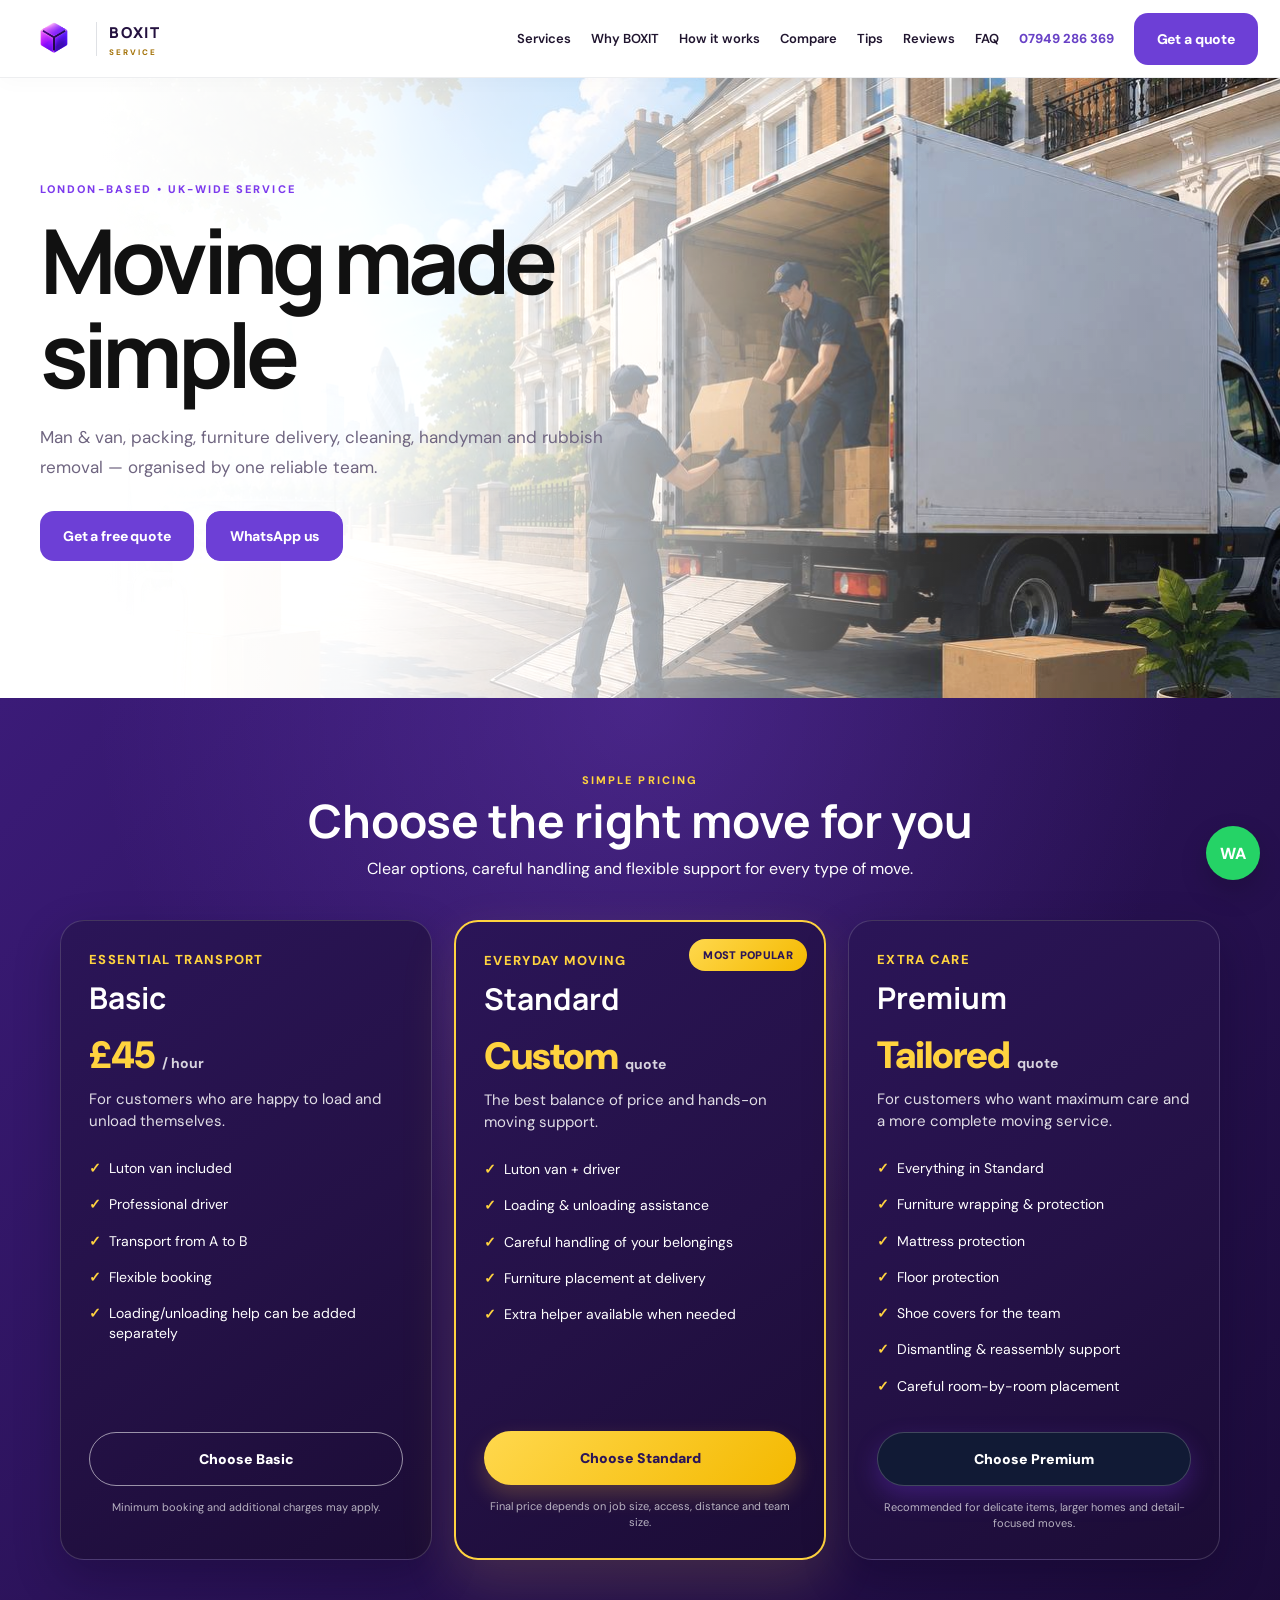
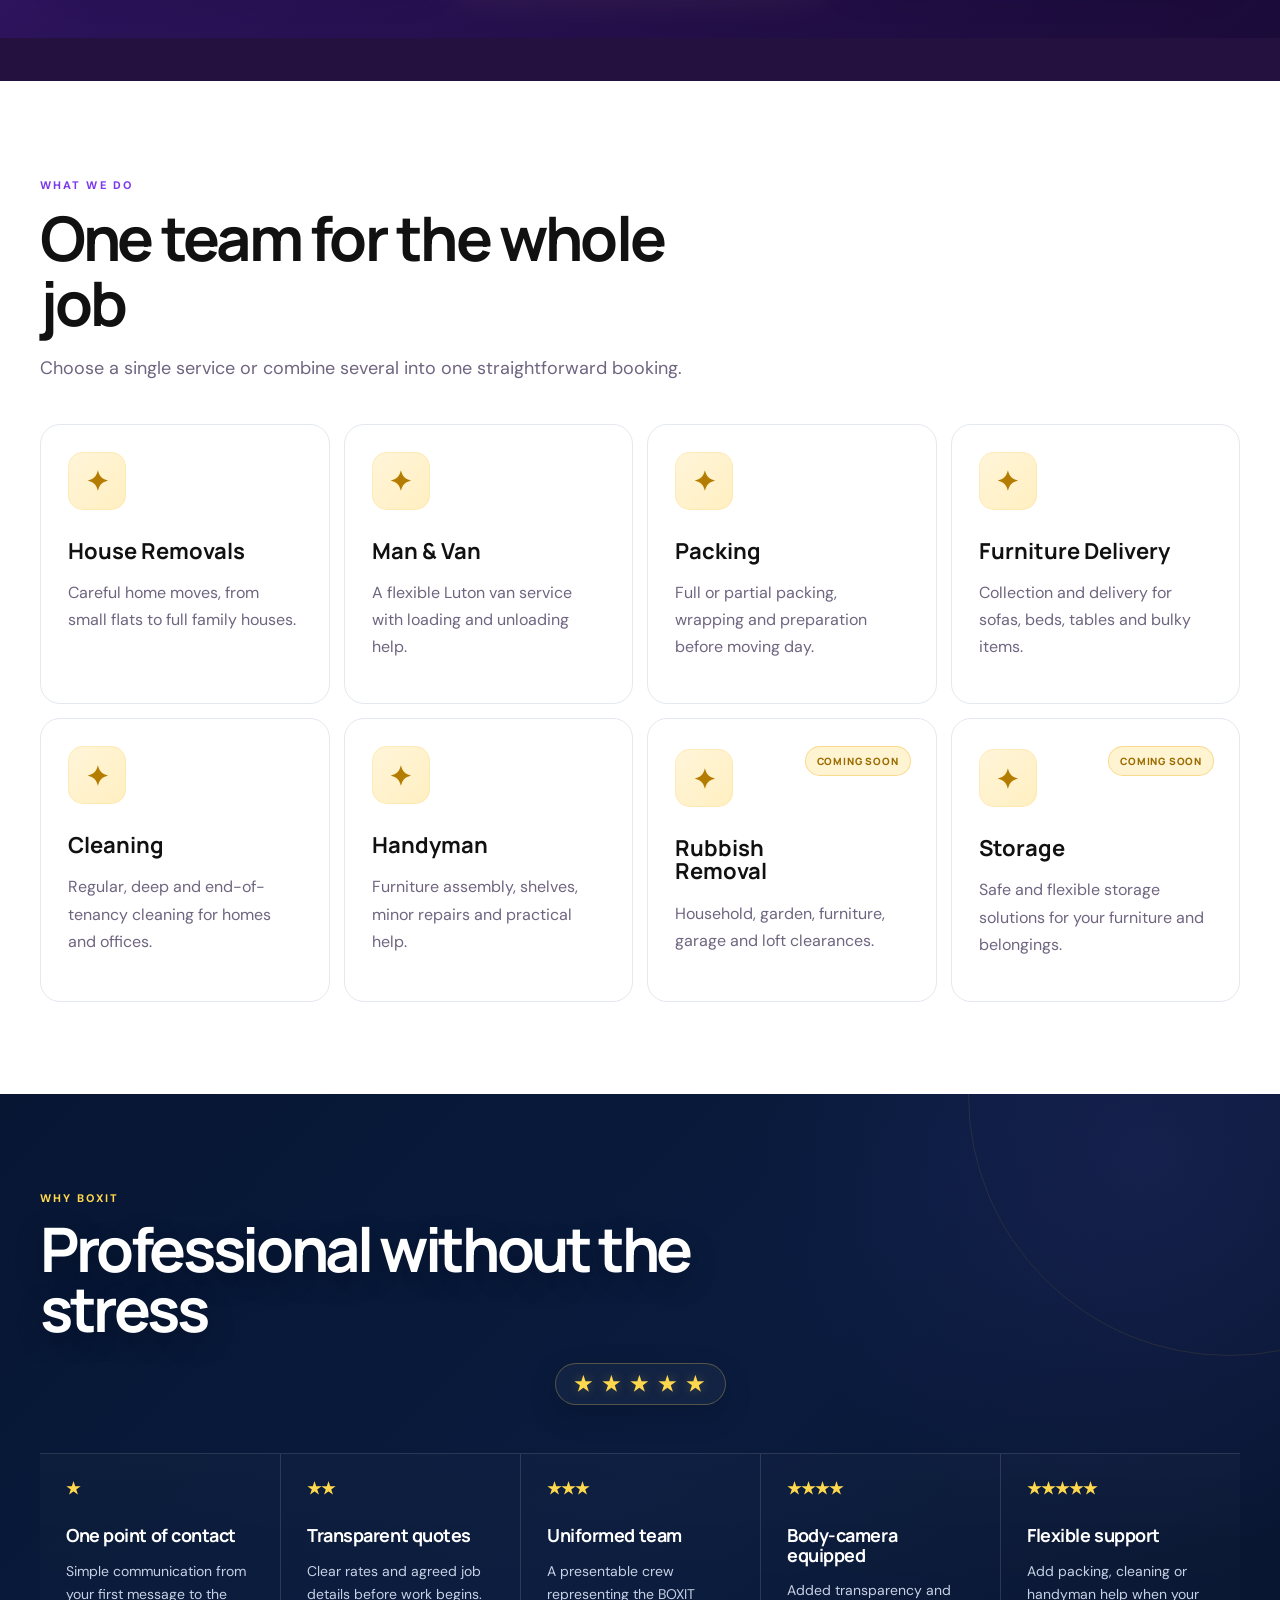
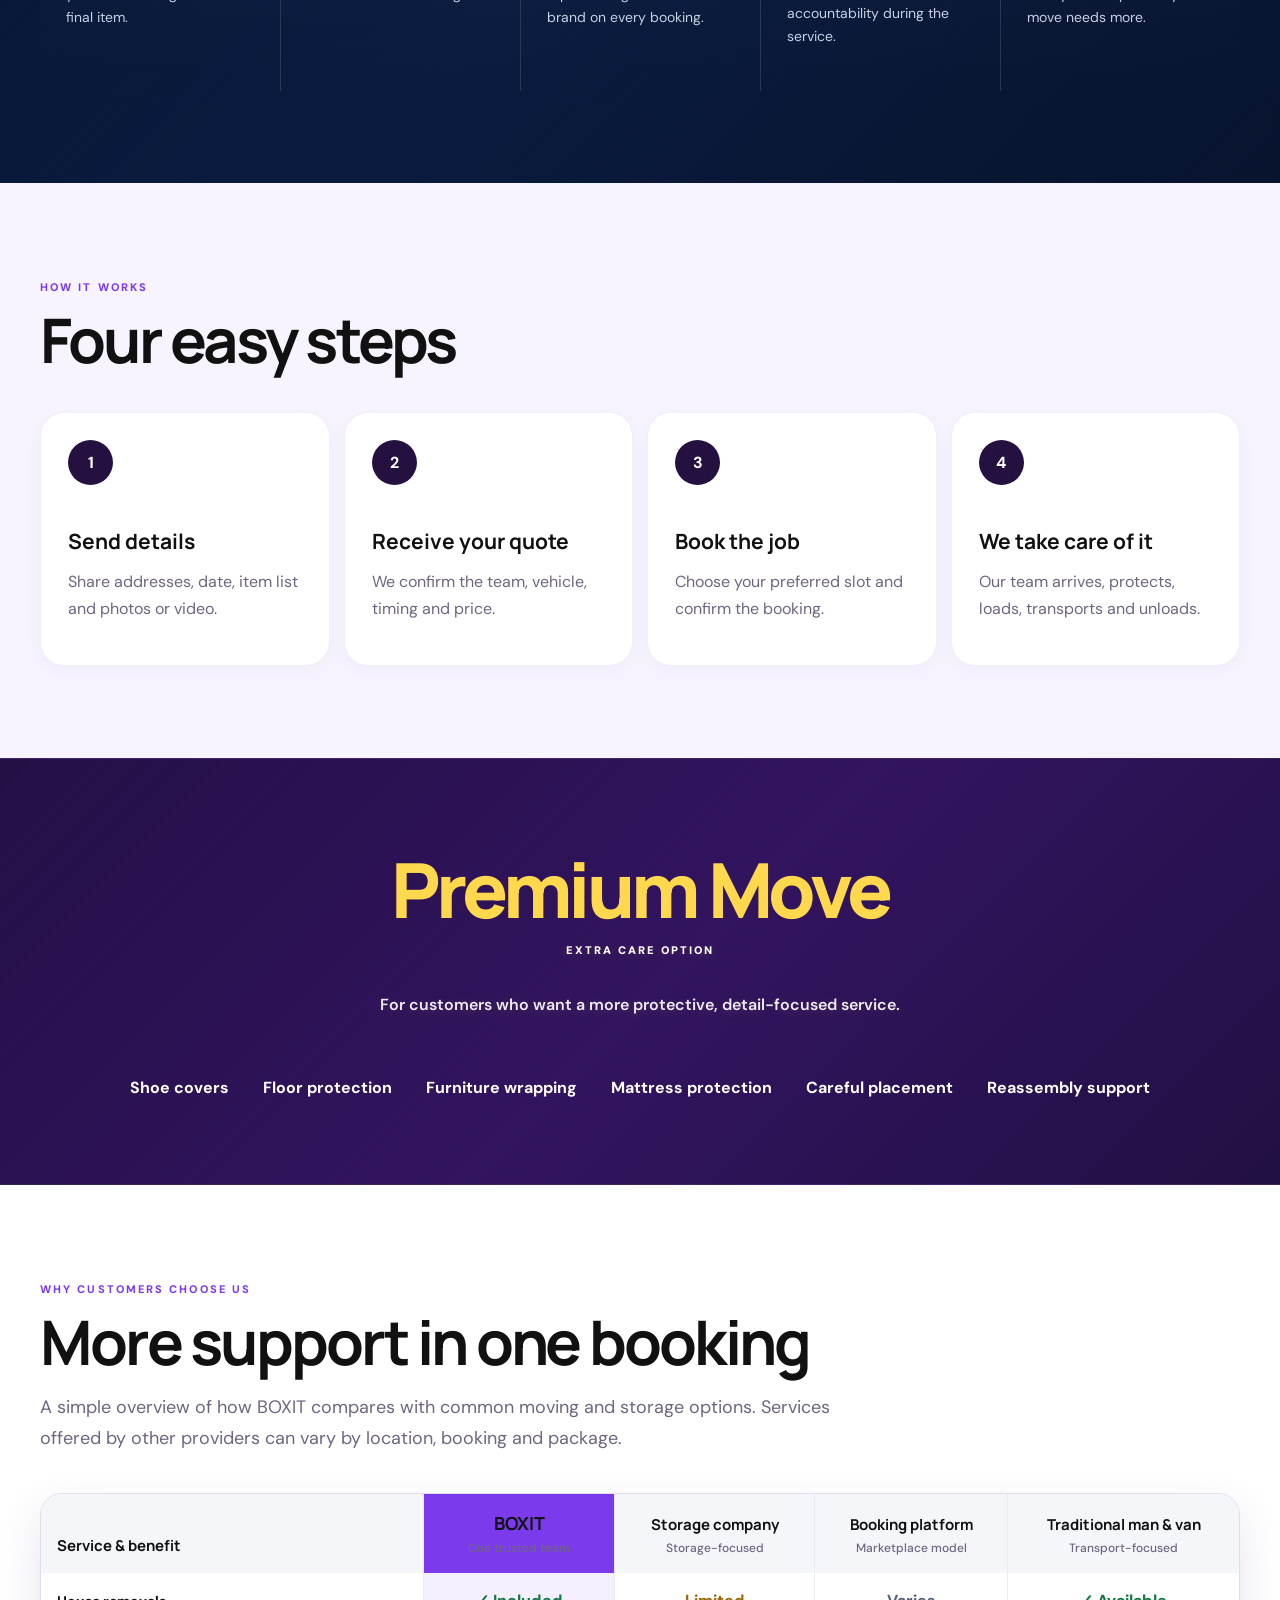
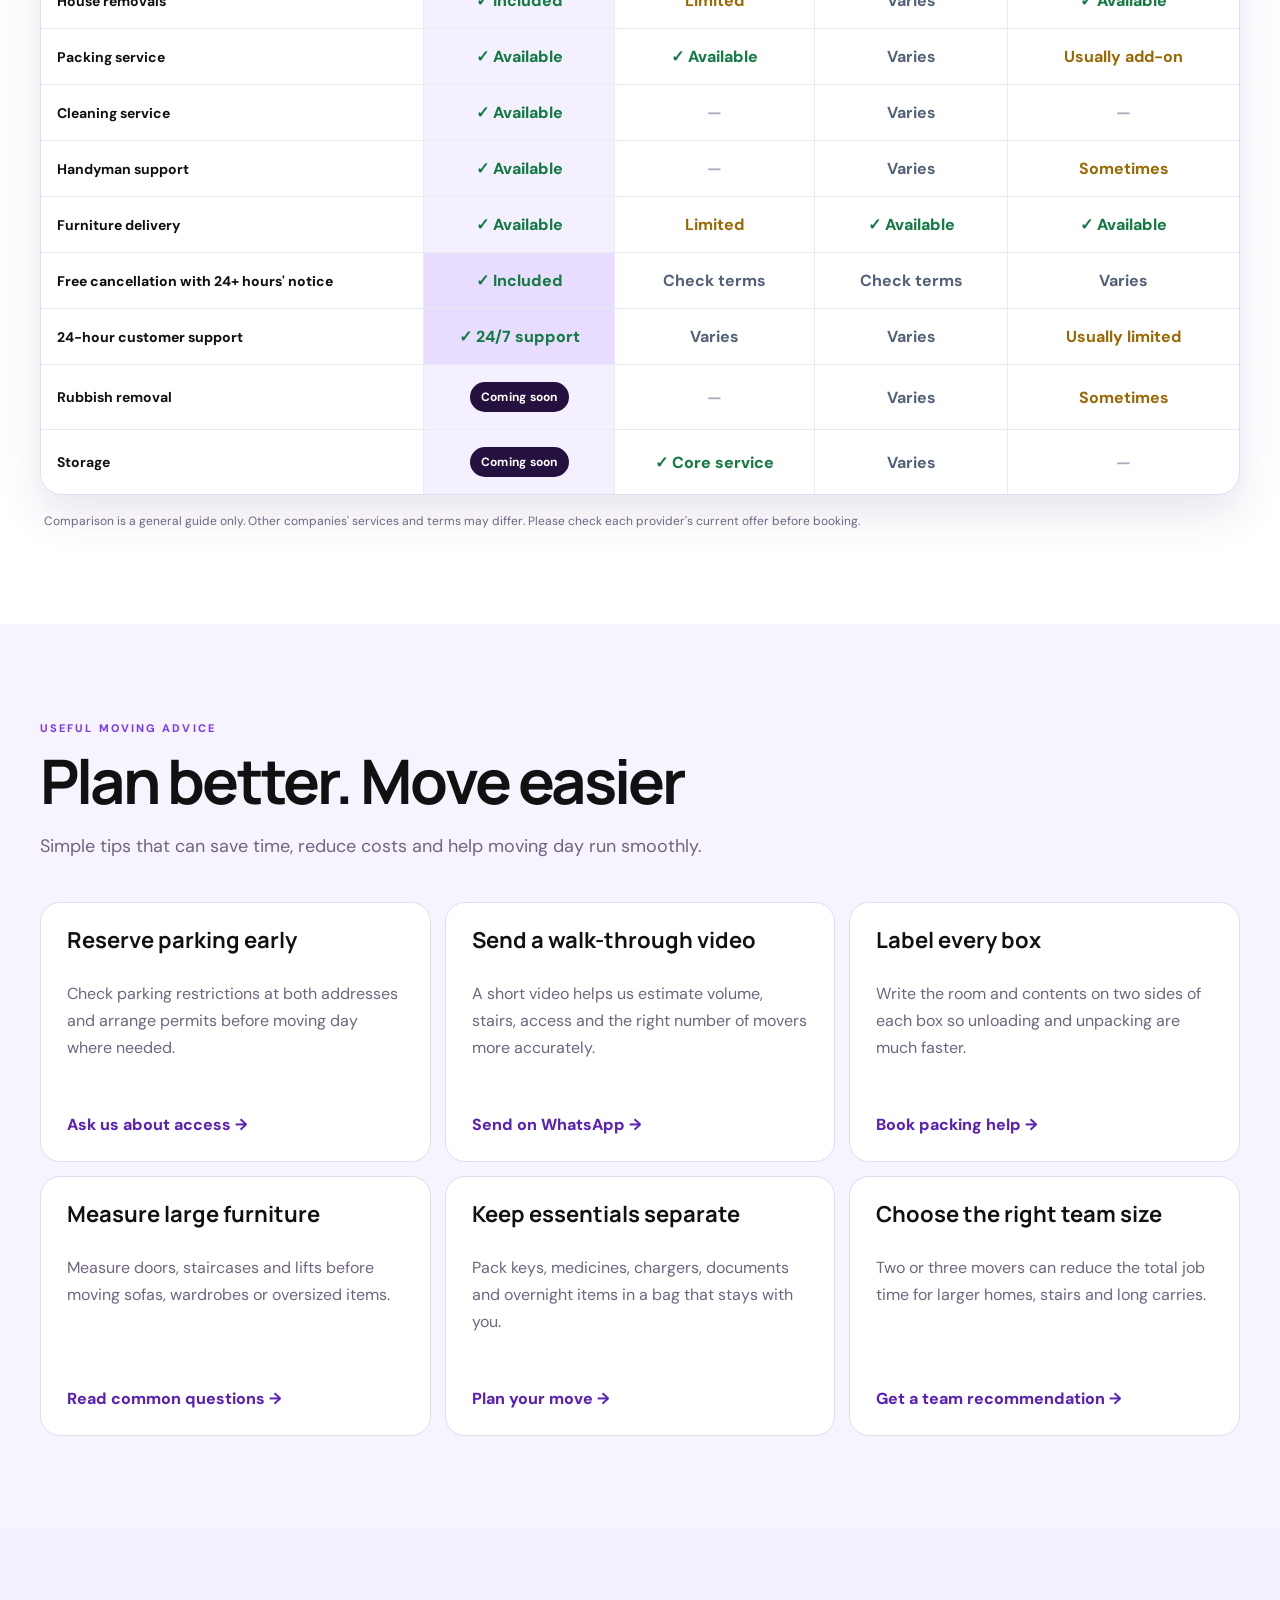
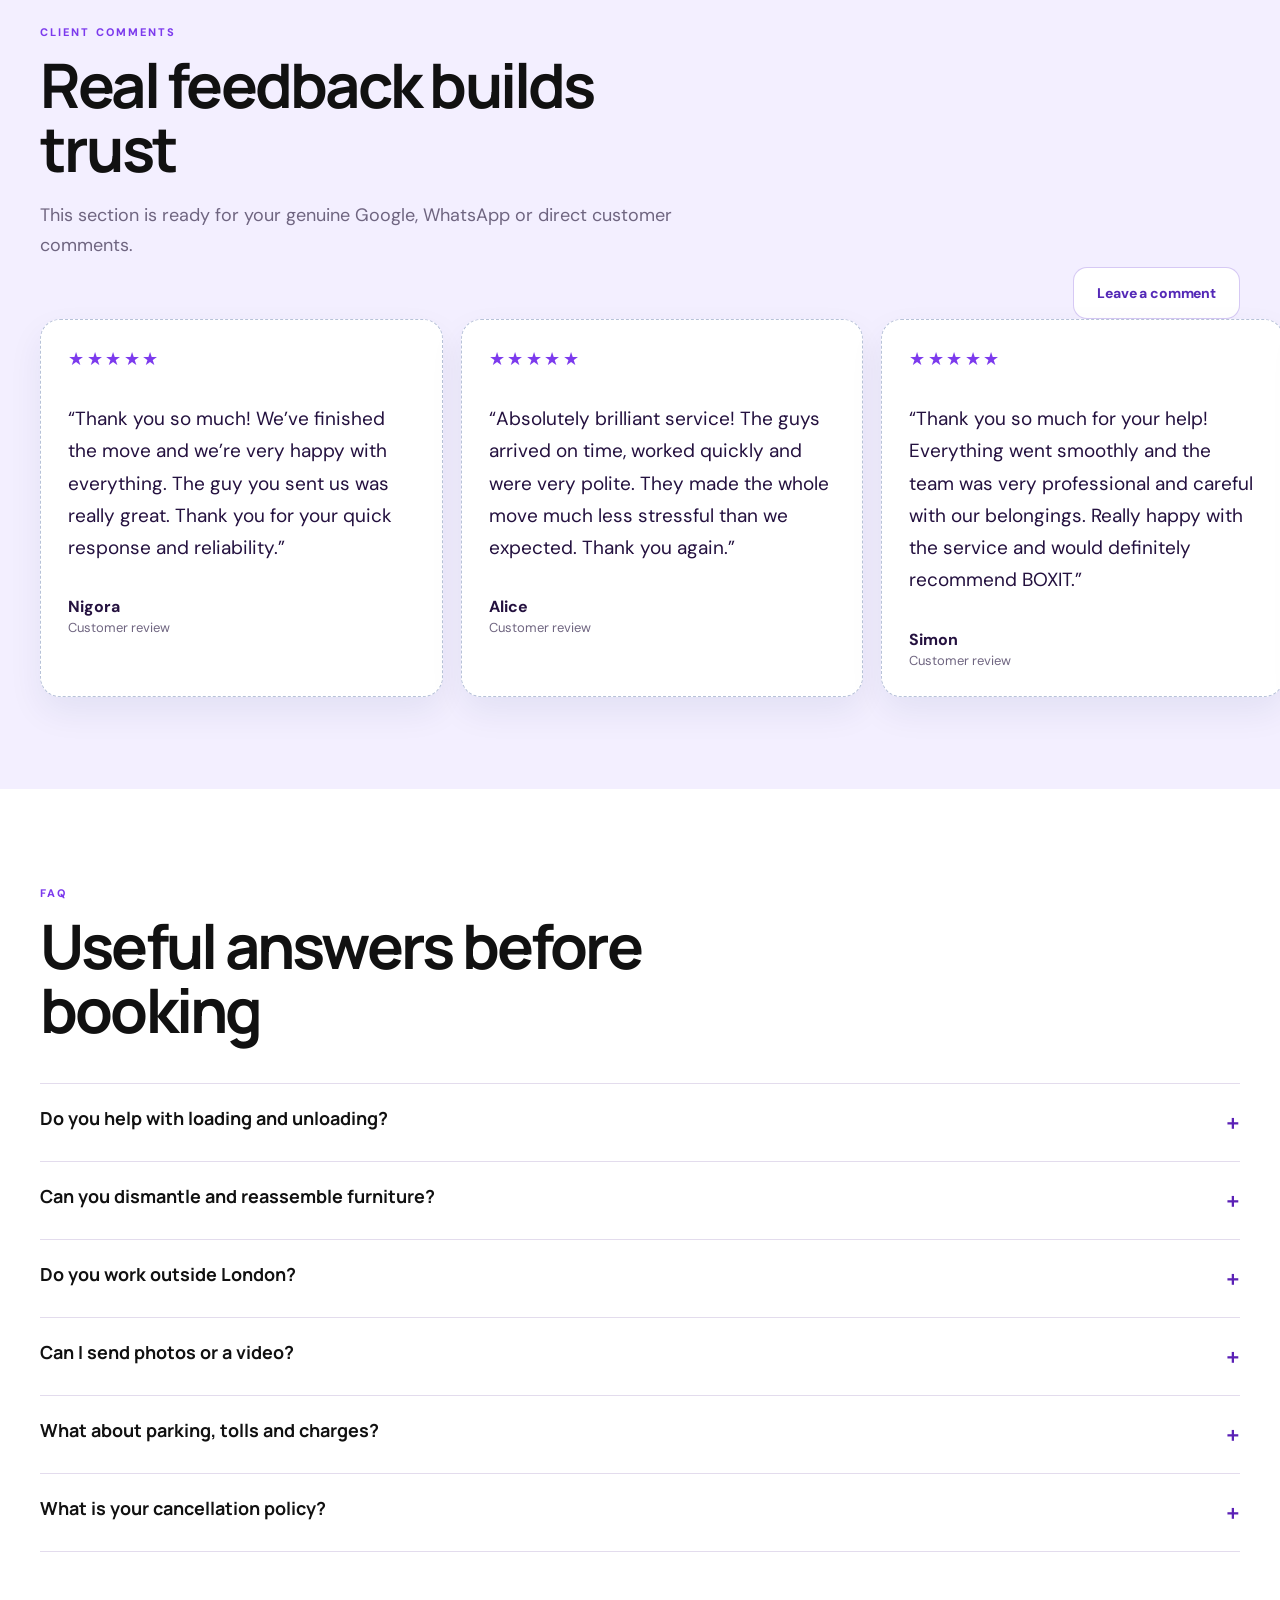
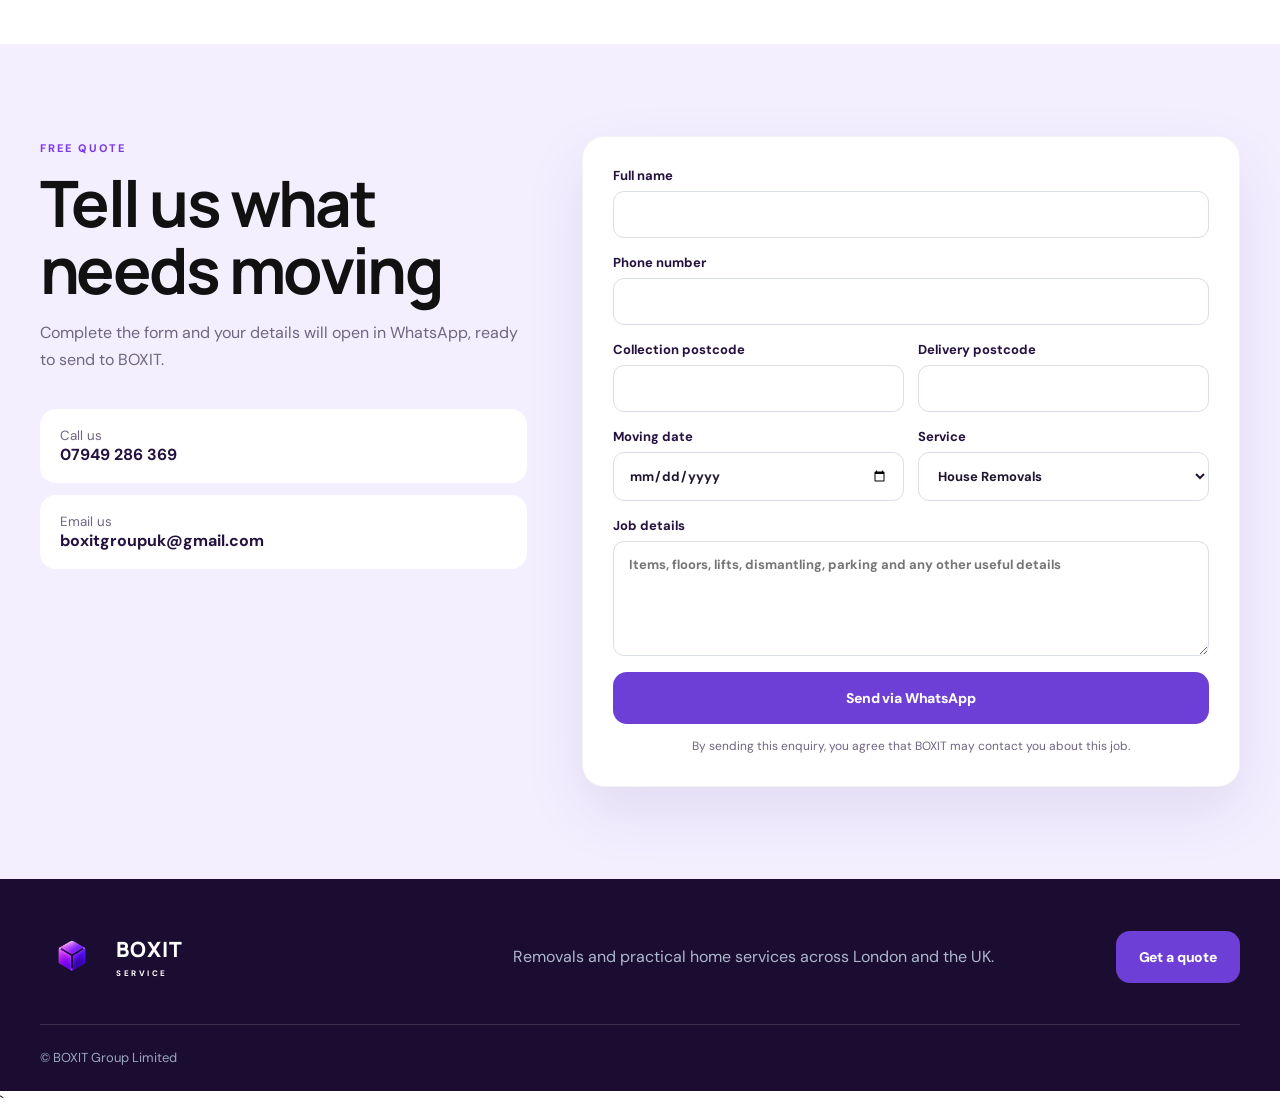
<file: index.html>
<!DOCTYPE html>
<html lang="en">
<head>
  <meta charset="UTF-8" />
  <meta name="viewport" content="width=device-width, initial-scale=1.0" />
  <meta name="description" content="BOXIT provides removals, man & van, packing, furniture delivery, cleaning, handyman and rubbish removal services across London and the UK." />
  <title>BOXIT Group | Removals & Home Services</title>
  <link rel="preconnect" href="https://fonts.googleapis.com">
  <link rel="preconnect" href="https://fonts.gstatic.com" crossorigin>
  <link href="https://fonts.googleapis.com/css2?family=DM+Sans:wght@400;500;600;700&family=Manrope:wght@600;700;800&display=swap" rel="stylesheet">
  <style>
    /* =========================================================
           SPECIAL OFFER — PREMIUM SPLIT CARD
           ========================================================= */
    #offer.offer-section{
      padding-top:0 !important;
      padding-bottom:0 !important;
      display:flex;
      align-items:center;
      justify-content:center;
      position:relative;
      overflow:visible;
    }

    #offer .offer-card-v2{
      position:relative;
      width:min(100%, 505px);
      min-height:300px;
      display:grid;
      grid-template-columns:42% 58%;
      padding:0 !important;
      overflow:visible !important;
      border:2px solid #d8b33d !important;
      border-radius:22px !important;
      background:#fff !important;
      box-shadow:0 20px 45px rgba(86,46,170,.16), 0 0 0 6px rgba(117,72,220,.06) !important;
    }

    #offer .offer-card-v2:after{
      content:"";
      position:absolute;
      inset:7px;
      border:1px solid rgba(108,62,214,.22);
      border-radius:16px;
      pointer-events:none;
    }

    #offer .offer-ribbon-v2{
      position:absolute;
      z-index:10;
      top:-12px;
      left:50%;
      transform:translateX(-50%);
      min-width:180px;
      padding:8px 23px 9px;
      text-align:center;
      border-radius:0 0 13px 13px;
      background:linear-gradient(180deg,#ffd94d 0%,#f4b900 100%);
      color:#3f2d00 !important;
      font:800 12px/1 'Manrope',sans-serif;
      letter-spacing:.09em;
      box-shadow:0 7px 14px rgba(226,170,0,.28);
    }

    #offer .offer-ribbon-v2:before,
    #offer .offer-ribbon-v2:after{
      content:"";
      position:absolute;
      top:0;
      width:10px;
      height:10px;
      background:#d59d00;
      z-index:-1;
    }
    #offer .offer-ribbon-v2:before{left:-7px;transform:skewX(-28deg);}
    #offer .offer-ribbon-v2:after{right:-7px;transform:skewX(28deg);}
    #offer .offer-ribbon-v2 span{font-size:15px;margin-right:6px;color:#3f2d00 !important;}

    #offer .offer-price-panel{
      position:relative;
      min-height:300px;
      overflow:hidden;
      border-radius:20px 0 0 20px;
      background:linear-gradient(145deg,#352064 0%,#27134d 56%,#1e103d 100%);
      display:flex;
      flex-direction:column;
      justify-content:flex-start;
      padding:73px 25px 25px;
    }

    #offer .offer-price-panel:after{
      content:"";
      position:absolute;
      inset:0;
      background:radial-gradient(circle at 30% 30%,rgba(132,81,240,.25),transparent 52%);
      pointer-events:none;
    }

    #offer .offer-price-v2{
      position:relative;
      z-index:2;
      color:#fff !important;
      font:800 48px/.9 'Manrope',sans-serif;
      letter-spacing:-.055em;
      text-shadow:0 4px 16px rgba(0,0,0,.2);
    }

    #offer .offer-per-v2{
      position:relative;
      z-index:2;
      margin-top:8px;
      margin-left:45px;
      color:#fff !important;
      font:500 13px/1 'DM Sans',sans-serif;
    }

    #offer .offer-van-art{
      position:absolute;
      z-index:1;
      left:15px;
      right:12px;
      bottom:0;
      height:120px;
      opacity:.20;
    }

    #offer .van-body{
      position:absolute;
      left:10px;
      bottom:22px;
      width:145px;
      height:55px;
      border:3px solid #c9b7f7;
      border-radius:10px 18px 6px 6px;
    }
    #offer .van-body:after{
      content:"";
      position:absolute;
      right:-31px;
      top:15px;
      width:35px;
      height:38px;
      border:3px solid #c9b7f7;
      border-left:0;
      border-radius:0 10px 6px 0;
    }
    #offer .van-window{
      position:absolute;
      left:115px;
      bottom:50px;
      width:35px;
      height:22px;
      border:2px solid #c9b7f7;
      transform:skew(-18deg);
    }
    #offer .van-wheel{
      position:absolute;
      bottom:9px;
      width:23px;
      height:23px;
      border:4px solid #c9b7f7;
      border-radius:50%;
      background:#29154e;
    }
    #offer .van-wheel-1{left:35px;}
    #offer .van-wheel-2{right:34px;}
    #offer .city-line{
      position:absolute;
      bottom:0;
      width:2px;
      background:#c9b7f7;
    }
    #offer .city-1{left:180px;height:88px;}
    #offer .city-2{left:190px;height:62px;}
    #offer .city-3{left:198px;height:105px;}

    #offer .offer-details-panel{
      position:relative;
      z-index:2;
      min-height:300px;
      padding:55px 25px 22px;
      border-radius:0 20px 20px 0;
      background:linear-gradient(145deg,#fffdf8 0%,#fff 55%,#f8f5ff 100%);
      display:flex;
      flex-direction:column;
    }

    #offer .offer-features-v2{
      list-style:none;
      margin:0;
      padding:0;
      display:grid;
    }
    #offer .offer-features-v2 li{
      display:flex;
      align-items:center;
      gap:12px;
      min-height:61px;
      padding:7px 0;
      border-bottom:1px solid #e7e1d8;
      color:#2d2640 !important;
      font:700 12px/1.35 'DM Sans',sans-serif;
    }
    #offer .offer-features-v2 li:last-child{border-bottom:0;}
    #offer .offer-icon-v2{
      flex:0 0 36px;
      width:36px;
      height:36px;
      border-radius:50%;
      display:grid;
      place-items:center;
      background:linear-gradient(145deg,#6335bb,#39206f);
      color:#ffd33f !important;
      font-size:15px;
      box-shadow:0 4px 10px rgba(67,37,130,.18);
    }

    #offer .offer-cta-v2{
      margin-top:auto;
      min-height:43px;
      display:flex;
      align-items:center;
      justify-content:space-between;
      gap:12px;
      padding:0 15px;
      border-radius:9px;
      background:linear-gradient(135deg,#ffd84d,#f4b900);
      color:#3f2d00 !important;
      text-decoration:none;
      font:800 12px/1 'Manrope',sans-serif;
      box-shadow:0 7px 16px rgba(226,170,0,.25);
      transition:.2s ease;
    }
    #offer .offer-cta-v2 span{font-size:20px;line-height:1;}
    #offer .offer-cta-v2:hover{
      transform:translateY(-2px);
      background:linear-gradient(135deg,#ffe16b,#ffca1d);
      color:#3f2d00 !important;
    }

    @media(max-width:960px){
      #offer .offer-card-v2{width:min(100%,520px);}
    }

    @media(max-width:600px){
      #offer.offer-section{padding-left:16px !important;padding-right:16px !important;}
      #offer .offer-card-v2{
        width:100%;
        grid-template-columns:40% 60%;
        min-height:270px;
      }
      #offer .offer-price-panel,#offer .offer-details-panel{min-height:270px;}
      #offer .offer-price-panel{padding:66px 17px 18px;}
      #offer .offer-price-v2{font-size:39px;}
      #offer .offer-per-v2{margin-left:35px;font-size:11px;}
      #offer .offer-details-panel{padding:51px 15px 17px;}
      #offer .offer-features-v2 li{font-size:10px;gap:7px;min-height:55px;}
      #offer .offer-icon-v2{flex-basis:30px;width:30px;height:30px;font-size:12px;}
      #offer .offer-cta-v2{font-size:10px;padding:0 11px;}
      #offer .offer-ribbon-v2{min-width:150px;font-size:9px;padding:7px 15px 8px;}
    }
  </style>
  <style>
    /* =========================================================
           FINAL HERO IMAGE FIX
           background.jpg must be in the same folder as this HTML file.
           This rule intentionally comes last so older hero styles cannot
           override the image background.
           ========================================================= */
    .hero .hero-visual{
      height:520px !important;
      min-height:520px !important;
      width:100% !important;
      min-width:0 !important;
      position:relative !important;
      display:block !important;
      overflow:hidden !important;
      border-radius:30px !important;
      transform:none !important;
      background-image:
              linear-gradient(90deg, rgba(255,255,255,.03), rgba(255,255,255,0) 45%, rgba(43,19,94,.05)),
              url("background.jpg") !important;
      background-size:cover !important;
      background-position:center center !important;
      background-repeat:no-repeat !important;
      background-color:#eee8ff !important;
      box-shadow:0 28px 65px rgba(31,18,69,.16) !important;
      isolation:isolate !important;
    }

    .hero .hero-visual::before,
    .hero .hero-visual::after{
      content:none !important;
      display:none !important;
    }

    .hero .hero-image-overlay{
      position:absolute !important;
      inset:0 !important;
      z-index:1 !important;
      pointer-events:none !important;
      background:linear-gradient(90deg,rgba(255,255,255,.02),transparent 35%,rgba(55,25,120,.03)) !important;
    }

    @media(max-width:960px){
      .hero .hero-visual{
        height:500px !important;
        min-height:500px !important;
        width:100% !important;
      }
    }

    @media(max-width:600px){
      .hero .hero-visual{
        height:360px !important;
        min-height:360px !important;
        border-radius:22px !important;
      }
    }
  </style>

  <style id="final-user-overrides">
    /* =========================================================
           FINAL USER REQUESTS
           - Premium CTA buttons are purple
           - Titles/headings are black in day mode (no gold/purple title accents)
           - Hero image is clearer and remains responsive on phones
           - Day/Night toggle stays visible in the header on mobile
           ========================================================= */

    /* Titles/headings: black in DAY mode */
    html:not([data-theme="dark"]) h1,
    html:not([data-theme="dark"]) h2,
    html:not([data-theme="dark"]) h3,
    html:not([data-theme="dark"]) h4,
    html:not([data-theme="dark"]) h5,
    html:not([data-theme="dark"]) h6,
    html:not([data-theme="dark"]) .hero h1,
    html:not([data-theme="dark"]) .hero h1 span,
    html:not([data-theme="dark"]) .section-heading h2,
    html:not([data-theme="dark"]) .section-block h2,
    html:not([data-theme="dark"]) .section-block h3,
    html:not([data-theme="dark"]) .compare-heading h2,
    html:not([data-theme="dark"]) .tips-section h2,
    html:not([data-theme="dark"]) .tips-grid h3,
    html:not([data-theme="dark"]) .reviews-section h2,
    html:not([data-theme="dark"]) .review-grid h3,
    html:not([data-theme="dark"]) .faq-wrap h2,
    html:not([data-theme="dark"]) .faq-list summary,
    html:not([data-theme="dark"]) .quote-copy h2,
    html:not([data-theme="dark"]) .quote-form h3,
    html:not([data-theme="dark"]) .service-grid h3,
    html:not([data-theme="dark"]) .steps h3,
    html:not([data-theme="dark"]) .feature-grid h3,
    html:not([data-theme="dark"]) .comparison-table th,
    html:not([data-theme="dark"]) .pricing-heading h2,
    html:not([data-theme="dark"]) .pricing-card h3,
    html:not([data-theme="dark"]) .premium h2 {
      color:#111111 !important;
    }

    /* Premium buttons — all buttons using the premium/dark pricing class */
    .pricing-btn-dark,
    #offer .pricing-btn-dark,
    .pricing-btn-dark:hover,
    #offer .pricing-btn-dark:hover {
      background:#7c3aed !important;
      background-image:none !important;
      color:#ffffff !important;
      border:1px solid #7c3aed !important;
      box-shadow:0 10px 24px rgba(124,58,237,.28) !important;
    }

    /* Keep the premium CTA purple in both themes */
    html[data-theme="dark"] .pricing-btn-dark,
    html[data-theme="dark"] #offer .pricing-btn-dark {
      background:#7c3aed !important;
      color:#ffffff !important;
      border-color:#7c3aed !important;
    }

    /* Hero image: clearer rendering + responsive sizing */
    .hero{
      background-size:cover !important;
    }

    .hero::before{
      content:"";
      position:absolute;
      inset:0;
      z-index:0;
      pointer-events:none;
      background:
              linear-gradient(90deg,
              rgba(255,255,255,.98) 0%,
              rgba(255,255,255,.92) 28%,
              rgba(255,255,255,.66) 48%,
              rgba(255,255,255,.22) 72%,
              rgba(255,255,255,.06) 100%),
              url("background.jpg") center right / cover no-repeat;
      filter:contrast(1.08) saturate(.98);
      transform:scale(1.002);
    }

    .hero > *{
      position:relative;
      z-index:1;
    }

    /* Hide the old background layer so the clearer pseudo-element is used. */
    .hero{
      background-image:none !important;
    }

    html[data-theme="dark"] .hero::before{
      background:
              linear-gradient(90deg,
              rgba(12,10,24,.96) 0%,
              rgba(12,10,24,.88) 28%,
              rgba(12,10,24,.58) 52%,
              rgba(12,10,24,.20) 78%,
              rgba(12,10,24,.08) 100%),
              url("background.jpg") center right / cover no-repeat;
      filter:contrast(1.08) saturate(.9);
    }

    @media(max-width:1000px){
      .hero::before{
        background:
                linear-gradient(180deg,
                rgba(255,255,255,.98) 0%,
                rgba(255,255,255,.92) 44%,
                rgba(255,255,255,.52) 78%,
                rgba(255,255,255,.16) 100%),
                url("background.jpg") center center / cover no-repeat;
      }
    }

    @media(max-width:600px){
      .hero::before{
        background:
                linear-gradient(180deg,
                rgba(255,255,255,.98) 0%,
                rgba(255,255,255,.93) 43%,
                rgba(255,255,255,.48) 76%,
                rgba(255,255,255,.14) 100%),
                url("background.jpg") 62% center / cover no-repeat;
        filter:contrast(1.1) saturate(.98);
      }
    }

    /* Theme button is now a direct child of the header, so it stays visible on phones. */
    .site-header{
      position:sticky;
    }

    .site-header > .theme-toggle{
      display:inline-flex !important;
      order:3;
      margin-left:12px;
    }

    .site-header > .menu-btn{
      order:2;
      margin-left:auto;
    }

    .site-header > nav{
      order:4;
    }

    @media(min-width:961px){
      .site-header > .menu-btn{
        display:none !important;
      }
      .site-header > .theme-toggle{
        display:none !important;
      }
    }

    @media(max-width:960px){
      .site-header{
        padding-left:16px;
        padding-right:16px;
      }

      .site-header > .theme-toggle{
        width:42px;
        height:42px;
        margin-left:10px;
      }

      .site-header > .menu-btn{
        margin-left:auto;
      }
    }

    @media(max-width:600px){
      .site-header{
        height:72px;
        min-height:72px;
      }

      .site-header > .theme-toggle{
        width:40px;
        height:40px;
        margin-left:8px;
      }

      .theme-icon{
        font-size:18px;
      }

      .header-logo{
        width:118px !important;
        height:48px !important;
      }
    }

    @media(max-width:380px){
      .site-header > .theme-toggle{
        width:38px;
        height:38px;
      }
      .header-logo{
        width:108px !important;
      }
    }
  </style>


  <style id="boxit-final-fixes">
    /* Final fixed version: day/night mode removed */
    .pricing-btn-gold,
    .pricing-btn-dark,
    .pricing-btn-outline,
    .pricing-btn { background:#7c3aed !important; color:#fff !important; border-color:#7c3aed !important; }
    .pricing-btn:hover, .pricing-btn-gold:hover, .pricing-btn-dark:hover, .pricing-btn-outline:hover { background:#6d28d9 !important; color:#fff !important; border-color:#6d28d9 !important; }
    body h1, body h2, body h3, body h4, body h5, body h6,
    .hero h1, .section-heading h2, .section-block h2, .section-block h3,
    .compare-heading h2, .tips-section h2, .tips-grid h3, .reviews-section h2,
    .review-grid h3, .faq-wrap h2, .faq-list summary, .quote-copy h2,
    .quote-form h3, .service-grid h3, .steps h3, .feature-grid h3,
    .comparison-table th, .pricing-heading h2, .pricing-card h3, .premium h2 { color:#000 !important; }
    @media (max-width:600px){
      .hero-visual img, .hero-visual svg { max-width:100%; height:auto; }
    }
  </style>

  <style id="premium-move-final-fix">
    /* =========================================================
           PREMIUM MOVE — FINAL CLEAN DESIGN
           ========================================================= */
    .premium{
      background:linear-gradient(135deg,#241047 0%,#32145f 50%,#241047 100%) !important;
      color:#fff !important;
    }

    /* Gold Premium Move title */
    .premium h2{
      color:#FFD84D !important;
      text-shadow:0 8px 28px rgba(255,216,77,.12) !important;
      margin:0 0 18px !important;
    }

    /* More breathing room between title / subtitle / description */
    .premium .eyebrow{
      color:#fff !important;
      margin:0 0 34px !important;
      opacity:.95 !important;
    }

    .premium p{
      color:#fff !important;
      margin:0 auto 0 !important;
      opacity:.92 !important;
    }

    /* Six options: plain text only — no boxes, borders or hover effects */
    .premium-list{
      display:flex !important;
      flex-wrap:wrap !important;
      justify-content:center !important;
      align-items:center !important;
      gap:14px 38px !important;
      width:100% !important;
      max-width:1200px !important;
      margin:34px auto 0 !important;
    }

    .premium-list span,
    .premium-list span:hover,
    .premium-list span:focus,
    .premium-list span:active{
      display:inline !important;
      padding:0 !important;
      margin:0 !important;
      border:0 !important;
      border-radius:0 !important;
      background:transparent !important;
      box-shadow:none !important;
      color:#fff !important;
      font-weight:700 !important;
      transform:none !important;
      transition:none !important;
      cursor:default !important;
      pointer-events:none !important;
      white-space:nowrap !important;
    }

    /* Remove the previous checkmark pseudo-element */
    .premium-list span::before,
    .premium-list span:hover::before,
    .premium-list span:focus::before,
    .premium-list span:active::before{
      content:none !important;
      display:none !important;
    }

    @media(max-width:800px){
      .premium{
        padding:76px 20px !important;
      }

      .premium h2{
        font-size:clamp(44px,10vw,60px) !important;
        margin-bottom:16px !important;
      }

      .premium .eyebrow{
        margin-bottom:28px !important;
      }

      .premium-list{
        gap:14px 24px !important;
        margin-top:30px !important;
      }
    }

    @media(max-width:600px){
      .premium h2{
        font-size:48px !important;
      }

      .premium .eyebrow{
        margin-bottom:24px !important;
      }

      .premium p{
        font-size:15px !important;
        line-height:1.6 !important;
      }

      .premium-list{
        display:grid !important;
        grid-template-columns:repeat(2,minmax(0,1fr)) !important;
        gap:16px 20px !important;
        margin-top:28px !important;
      }

      .premium-list span{
        font-size:13px !important;
        white-space:normal !important;
        text-align:center !important;
      }
    }
  </style>

</head>
<style>
  :root{
    --navy:#0a1735;
    --blue:#102b66;
    --gold:#f5b936;
    --cream:#f7f3ea;
    --ink:#111827;
    --muted:#667085;
    --white:#fff;
    --line:#dfe3ea;
    --radius:24px;
  }

  *{
    box-sizing:border-box;
  }

  html{
    scroll-behavior:smooth;
  }

  body{
    margin:0;
    font-family:'DM Sans',sans-serif;
    color:var(--ink);
    background:#fff;
  }

  h1,h2,h3{
    font-family:'Manrope',sans-serif;
    margin:0;
    line-height:1.05;
  }

  p{
    line-height:1.7;
    color:var(--muted);
  }

  a{
    text-decoration:none;
    color:inherit;
  }

  .section-pad{
    padding-left:max(24px,calc((100vw - 1200px)/2));
    padding-right:max(24px,calc((100vw - 1200px)/2));
  }


  /* =========================================================
     HEADER
     ========================================================= */

  .site-header{
    height:86px;
    padding:0 max(24px,calc((100vw - 1200px)/2));
    display:flex;
    align-items:center;
    justify-content:space-between;
    position:sticky;
    top:0;
    background:rgba(255,255,255,.94);
    backdrop-filter:blur(16px);
    -webkit-backdrop-filter:blur(16px);
    z-index:20;
    border-bottom:1px solid rgba(10,23,53,.08);
  }

  .brand{
    display:flex;
    align-items:center;
    text-decoration:none;
  }

  .header-logo{
    display:block;
    width:150px;
    height:58px;
    object-fit:contain;
    object-position:left center;
  }

  @media(max-width:600px){
    .header-logo{
      width:125px;
      height:52px;
    }
  }

  .brand-mark{
    width:38px;
    height:38px;
    background:var(--gold);
    border-radius:9px;
    position:relative;
    display:grid;
    place-items:center;
    transform:rotate(-4deg);
  }

  .brand-mark:before,
  .brand-mark:after,
  .brand-mark span{
    content:"";
    position:absolute;
    background:var(--navy);
  }

  .brand-mark:before{
    width:21px;
    height:3px;
    transform:rotate(28deg);
  }

  .brand-mark:after{
    height:21px;
    width:3px;
    transform:rotate(28deg);
  }

  .brand-mark span{
    width:13px;
    height:13px;
    border:3px solid var(--navy);
    background:transparent;
  }

  .brand strong{
    font:800 21px 'Manrope';
    letter-spacing:.04em;
    display:block;
    color:var(--navy);
  }

  .brand small{
    font-size:9px;
    letter-spacing:.34em;
    display:block;
    color:#65708a;
  }

  .site-header nav{
    display:flex;
    align-items:center;
    gap:24px;
    font-size:14px;
    font-weight:600;
  }

  .site-header nav>a:hover{
    color:var(--blue);
  }

  .nav-phone{
    color:var(--blue);
  }

  .menu-btn{
    display:none;
  }


  /* =========================================================
     BUTTONS
     ========================================================= */

  .btn{
    display:inline-flex;
    justify-content:center;
    align-items:center;
    background:var(--gold);
    color:var(--navy);
    padding:16px 23px;
    border-radius:999px;
    font-weight:800;
    border:0;
    cursor:pointer;
    transition:.2s;
  }

  .btn:hover{
    transform:translateY(-2px);
    box-shadow:0 12px 25px rgba(245,185,54,.3);
  }

  .btn-small{
    padding:11px 18px;
  }

  .btn-ghost{
    background:#fff;
    border:1px solid var(--line);
    box-shadow:none;
  }


  /* =========================================================
     HERO
     ========================================================= */

  .hero{
    min-height:690px;
    display:grid;
    grid-template-columns:1.05fr .95fr;
    gap:60px;
    align-items:center;
    background:linear-gradient(180deg,#fff 0%,#fbfaf7 100%);
    overflow:hidden;
  }

  .eyebrow{
    text-transform:uppercase;
    letter-spacing:.16em;
    font-size:12px;
    font-weight:800;
    color:#916c0c;
  }

  .hero h1{
    font-size:clamp(58px,7.5vw,104px);
    letter-spacing:-.06em;
    color:var(--navy);
    margin:16px 0 24px;
  }

  .hero h1 span{
    color:var(--gold);
  }

  .hero-copy>p{
    font-size:19px;
    max-width:620px;
  }

  .hero-actions{
    display:flex;
    gap:12px;
    margin:30px 0;
  }

  .trust-row{
    display:flex;
    flex-wrap:wrap;
    gap:18px;
    font-size:13px;
    font-weight:700;
    color:#344054;
  }

  .trust-row span:before{
    content:'✓';
    color:#b47c00;
    margin-right:7px;
  }


  /* =========================================================
       HERO RIGHT-SIDE BACKGROUND IMAGE
       Put background.jpg next to this HTML file.
       ========================================================= */
  .hero-visual{
    height:520px;
    min-width:0;
    position:relative;
    overflow:hidden;
    border-radius:30px;
    background-image:
            linear-gradient(90deg,rgba(255,255,255,.02) 0%,rgba(255,255,255,.04) 100%),
            url("background.jpg");
    background-size:cover;
    background-position:center;
    background-repeat:no-repeat;
    box-shadow:0 28px 65px rgba(31,18,69,.16);
    isolation:isolate;
  }

  .hero-visual:before,
  .hero-visual:after{
    display:none !important;
  }

  .hero-image-overlay{
    position:absolute;
    inset:0;
    pointer-events:none;
    background:linear-gradient(90deg,rgba(255,255,255,.02),transparent 30%,rgba(55,25,120,.04));
    z-index:1;
  }

  /* Old illustration/photo elements are not needed for the new hero image. */
  .hero-visual img,
  .hero-visual .sun,
  .hero-visual .road,
  .hero-visual .house,
  .hero-visual .van,
  .hero-visual .box-stack{
    display:none !important;
  }

  /* =========================================================
     HERO ROUND PHOTO
     ========================================================= */

  .hero-visual{
    height:520px;
    position:relative;
    background:transparent;
    border-radius:0;
    overflow:visible;
    box-shadow:none;
    display:flex;
    align-items:center;
    justify-content:center;
  }

  /*
    If your hero contains a normal <img>, this makes it round.
  */

  .hero-visual img{
    width:440px;
    height:440px;
    border-radius:50%;
    object-fit:cover;
    object-position:center;
    display:block;
    background:#e7eefc;
    border:10px solid #fff;
    box-shadow:
            0 25px 60px rgba(16,43,102,.18),
            0 5px 20px rgba(16,43,102,.08);
  }


  /* Decorative circle behind photo */

  .hero-visual:before{
    content:"";
    position:absolute;
    width:470px;
    height:470px;
    border-radius:50%;
    background:#e7eefc;
    z-index:0;
  }

  .hero-visual img{
    position:relative;
    z-index:1;
  }


  /* Small gold decorative circle */

  .hero-visual:after{
    content:"";
    position:absolute;
    right:25px;
    top:40px;
    width:78px;
    height:78px;
    border-radius:50%;
    background:var(--gold);
    z-index:2;
    box-shadow:0 10px 25px rgba(245,185,54,.25);
  }


  /* =========================================================
     OLD HERO ILLUSTRATION SUPPORT
     ========================================================= */

  .sun{
    position:absolute;
    right:55px;
    top:55px;
    width:84px;
    height:84px;
    border-radius:50%;
    background:var(--gold);
  }

  .road{
    position:absolute;
    bottom:0;
    left:0;
    right:0;
    height:90px;
    background:#aab6cf;
  }

  .road:after{
    content:"";
    position:absolute;
    top:42px;
    width:100%;
    border-top:5px dashed #fff;
  }

  .house{
    position:absolute;
    left:55px;
    bottom:90px;
    width:190px;
    height:185px;
    background:#fff;
    border-radius:10px 10px 0 0;
  }

  .house:before{
    content:"";
    position:absolute;
    left:-22px;
    top:-65px;
    border-left:117px solid transparent;
    border-right:117px solid transparent;
    border-bottom:82px solid #173973;
  }

  .house i,
  .house b{
    position:absolute;
    background:#b7c8e9;
  }

  .house i{
    width:48px;
    height:70px;
    left:70px;
    bottom:0;
  }

  .house b{
    width:42px;
    height:42px;
    right:18px;
    top:45px;
  }

  .van{
    position:absolute;
    right:30px;
    bottom:65px;
    width:330px;
    height:160px;
  }

  .van-box{
    position:absolute;
    left:0;
    bottom:25px;
    width:220px;
    height:135px;
    background:var(--navy);
    border-radius:12px 12px 4px 4px;
    display:grid;
    place-items:center;
    color:#fff;
    font:800 30px 'Manrope';
  }

  .van-box:before{
    content:"";
    position:absolute;
    top:18px;
    right:18px;
    width:30px;
    height:30px;
    border:4px solid var(--gold);
    transform:rotate(30deg);
  }

  .van-cab{
    position:absolute;
    right:0;
    bottom:25px;
    width:115px;
    height:100px;
    background:var(--gold);
    border-radius:12px 28px 6px 6px;
  }

  .van-cab:before{
    content:"";
    position:absolute;
    top:12px;
    left:15px;
    width:58px;
    height:35px;
    background:#d7e5ff;
    clip-path:polygon(0 0,75% 0,100% 100%,0 100%);
  }

  .wheel{
    position:absolute;
    bottom:0;
    width:54px;
    height:54px;
    border-radius:50%;
    background:#222;
    border:10px solid #44506a;
  }

  .w1{
    left:43px;
  }

  .w2{
    right:38px;
  }

  .box-stack{
    position:absolute;
    left:30px;
    bottom:90px;
  }

  .box-stack div{
    width:58px;
    height:50px;
    background:#d49b2a;
    border:3px solid #a27318;
    margin-top:3px;
  }

  .box-stack div:nth-child(2){
    margin-left:46px;
  }

  .box-stack div:nth-child(3){
    margin-left:12px;
  }


  /* =========================================================
     TICKER — RIGHT EDGE TO LEFT EDGE
     ========================================================= */

  .ticker{
    position:relative;
    background:var(--navy);
    color:#fff;
    overflow:hidden;
    white-space:nowrap;
    padding:18px 0;
    font:700 13px 'Manrope';
    letter-spacing:.15em;
  }

  .ticker div{
    display:block;
    width:max-content;
    min-width:max-content;
    animation:tickerMove 22s linear infinite;
    will-change:transform;
    transform:translate3d(100vw,0,0);
  }

  @keyframes tickerMove{
    from{
      transform:translate3d(100vw,0,0);
    }
    to{
      transform:translate3d(-100%,0,0);
    }
  }

  @media(prefers-reduced-motion:reduce){
    .ticker div{
      animation:none;
      transform:none;
      margin-left:20px;
    }
  }


  /* =========================================================
     GENERAL SECTIONS
     ========================================================= */

  .section-block{
    padding-top:110px;
    padding-bottom:110px;
  }

  .section-heading{
    max-width:680px;
    margin-bottom:48px;
  }

  .section-heading h2{
    font-size:clamp(40px,5vw,68px);
    letter-spacing:-.045em;
    color:var(--navy);
    margin:12px 0;
  }

  .section-heading>p{
    font-size:18px;
  }


  /* =========================================================
     SERVICES
     ========================================================= */

  .service-grid{
    display:grid;
    grid-template-columns:repeat(4,1fr);
    gap:16px;
  }

  .service-grid article{
    padding:30px;
    border:1px solid var(--line);
    border-radius:var(--radius);
    min-height:230px;
    transition:.25s;
    background:#fff;
  }

  .service-grid article:hover{
    transform:translateY(-5px);
    box-shadow:0 20px 45px rgba(17,24,39,.08);
    border-color:#f4c75f;
  }

  .service-grid article:last-child{
    grid-column:span 2;
  }

  .icon{
    width:44px;
    height:44px;
    border-radius:13px;
    display:grid;
    place-items:center;
    background:#fff4d7;
    color:#8f6600;
    font-weight:800;
    margin-bottom:35px;
  }

  .service-grid h3{
    font-size:22px;
    color:var(--navy);
  }


  /* =========================================================
     DARK SECTION
     ========================================================= */

  .dark-section{
    padding-top:110px;
    padding-bottom:110px;
    background:var(--navy);
    color:#fff;
  }

  .section-heading.light h2{
    color:#fff;
  }

  .section-heading.light .eyebrow{
    color:#f8cb65;
  }

  .feature-grid{
    display:grid;
    grid-template-columns:repeat(5,1fr);
    gap:18px;
  }

  .feature-grid article{
    padding:28px;
    border-top:1px solid rgba(255,255,255,.25);
  }

  .feature-grid span{
    color:var(--gold);
    font-weight:800;
  }

  .feature-grid h3{
    font-size:21px;
    margin:38px 0 12px;
  }

  .feature-grid p{
    color:#b8c1d5;
  }


  /* =========================================================
     PROCESS
     ========================================================= */

  .process-wrap{
    background:var(--cream);
  }

  .steps{
    display:grid;
    grid-template-columns:repeat(4,1fr);
    gap:20px;
  }

  .steps article{
    position:relative;
    padding:30px;
    background:#fff;
    border-radius:var(--radius);
  }

  .steps b{
    display:grid;
    place-items:center;
    width:48px;
    height:48px;
    border-radius:50%;
    background:var(--navy);
    color:#fff;
    margin-bottom:55px;
  }

  .steps h3{
    font-size:21px;
    color:var(--navy);
  }


  /* =========================================================
     PREMIUM SECTION
     ========================================================= */

  .premium{
    padding-top:95px;
    padding-bottom:95px;
    background:var(--gold);
    display:grid;
    grid-template-columns:1fr 1.2fr;
    align-items:end;
    gap:60px;
  }

  .premium h2{
    font-size:64px;
    color:var(--navy);
    margin:12px 0;
  }

  .premium p{
    color:#4e410f;
  }

  .premium-list{
    display:flex;
    flex-wrap:wrap;
    gap:12px;
  }

  .premium-list span{
    background:transparent !important;
    padding:0 !important;
    border-radius:0 !important;
    font-weight:700;
    color:#FFD400 !important;
  }


  /* =========================================================
     FAQ
     ========================================================= */

  .faq-list{
    border-top:1px solid var(--line);
  }

  details{
    border-bottom:1px solid var(--line);
    padding:22px 0;
  }

  summary{
    cursor:pointer;
    font:700 18px 'Manrope';
    color:var(--navy);
    list-style:none;
    display:flex;
    justify-content:space-between;
  }

  summary:after{
    content:'+';
    color:#9b7009;
    font-size:24px;
  }

  details[open] summary:after{
    content:'−';
  }


  /* =========================================================
     QUOTE SECTION
     ========================================================= */

  .quote-section{
    padding-top:110px;
    padding-bottom:110px;
    background:#eef3fd;
    display:grid;
    grid-template-columns:.85fr 1.15fr;
    gap:80px;
  }

  .quote-copy h2{
    font-size:clamp(46px,5vw,72px);
    color:var(--navy);
    letter-spacing:-.04em;
    margin:12px 0;
  }

  .contact-cards{
    display:grid;
    gap:12px;
    margin-top:35px;
  }

  .contact-cards a{
    background:#fff;
    padding:18px 20px;
    border-radius:16px;
  }

  .contact-cards small{
    display:block;
    color:var(--muted);
  }

  .contact-cards strong{
    color:var(--navy);
  }

  .quote-form{
    background:#fff;
    padding:32px;
    border-radius:28px;
    box-shadow:0 24px 60px rgba(16,43,102,.1);
  }

  label{
    display:grid;
    gap:7px;
    font-weight:700;
    font-size:13px;
    color:var(--navy);
    margin-bottom:16px;
  }

  input,
  select,
  textarea{
    width:100%;
    padding:14px 15px;
    border:1px solid #ced5e1;
    border-radius:12px;
    font:inherit;
    color:var(--ink);
    background:#fff;
  }

  input:focus,
  select:focus,
  textarea:focus{
    outline:3px solid rgba(245,185,54,.28);
    border-color:#d59c1e;
  }

  .form-row{
    display:grid;
    grid-template-columns:1fr 1fr;
    gap:14px;
  }

  .quote-form .btn{
    width:100%;
  }

  .form-note{
    font-size:12px;
    text-align:center;
    margin-bottom:0;
  }


  /* =========================================================
     FOOTER
     ========================================================= */

  footer{
    background:#071126;
    color:#fff;
    padding:55px max(24px,calc((100vw - 1200px)/2)) 25px;
  }

  .footer-top{
    display:grid;
    grid-template-columns:1fr 1.3fr auto;
    align-items:center;
    gap:40px;
    padding-bottom:45px;
  }

  .brand-light strong{
    color:#fff;
  }

  .footer-top p{
    color:#aeb8cd;
  }

  .footer-bottom{
    display:flex;
    justify-content:space-between;
    border-top:1px solid rgba(255,255,255,.14);
    padding-top:24px;
    color:#9ba7bd;
    font-size:13px;
  }

  .footer-bottom div{
    display:flex;
    gap:18px;
  }


  /* =========================================================
     WHATSAPP
     ========================================================= */

  .floating-whatsapp{
    position:fixed;
    right:22px;
    bottom:22px;
    width:58px;
    height:58px;
    background:#25d366;
    color:#fff;
    display:grid;
    place-items:center;
    border-radius:50%;
    font-weight:800;
    box-shadow:0 12px 25px rgba(0,0,0,.2);
    z-index:30;
  }


  /* =========================================================
     SPECIAL OFFER — COMPACT RIGHT SIDE
     ========================================================= */

  .offer-section{
    padding-top:30px;
    padding-bottom:0;
  }

  .offer-card{
    position:relative;
    width:min(500px,100%);
    max-width:500px;
    margin:0 0 0 auto;
    background:linear-gradient(135deg,#fffdf7 0%,#fff 65%,#fff8e7 100%);
    border:1px solid rgba(245,185,54,.75);
    border-radius:22px;
    padding:24px 25px 20px;
    display:grid;
    grid-template-columns:minmax(0,1fr) 82px;
    gap:12px 18px;
    align-items:center;
    box-shadow:0 14px 35px rgba(16,43,102,.10);
  }

  .offer-card:after{
    content:"";
    position:absolute;
    inset:5px;
    border:1px solid rgba(245,185,54,.15);
    border-radius:18px;
    pointer-events:none;
  }

  .offer-ribbon{
    position:absolute;
    top:-13px;
    right:20px;
    left:auto;
    transform:none;
    background:var(--navy);
    color:#fff;
    font:800 9px 'Manrope';
    letter-spacing:.16em;
    text-transform:uppercase;
    padding:7px 14px;
    border:1px solid var(--gold);
    border-radius:999px;
    white-space:nowrap;
    box-shadow:0 6px 15px rgba(10,23,53,.14);
  }

  .offer-price{
    display:flex;
    align-items:baseline;
    gap:6px;
    font:800 36px 'Manrope';
    letter-spacing:-.04em;
    color:var(--navy);
  }

  .offer-price small{
    font-size:12px;
    font-weight:700;
    color:#806315;
  }

  .offer-list{
    list-style:none;
    margin:10px 0 0;
    padding:0;
    display:grid;
    gap:5px;
  }

  .offer-list li{
    display:flex;
    gap:7px;
    align-items:flex-start;
    font-weight:600;
    font-size:11.5px;
    line-height:1.35;
    color:#475467;
  }

  .offer-list li b{
    color:#b47c00;
    font-size:11px;
  }

  .offer-badge{
    width:82px;
    height:82px;
    border-radius:50%;
    background:var(--navy);
    color:#fff;
    display:grid;
    place-items:center;
    text-align:center;
    font:800 9px 'Manrope';
    line-height:1.25;
    justify-self:end;
    position:relative;
    overflow:hidden;
    isolation:isolate;
    border:3px solid #fff;
    box-shadow:0 0 0 1px var(--gold),0 8px 20px rgba(10,23,53,.15);
  }

  .offer-badge:after{
    content:"";
    position:absolute;
    inset:4px;
    border:1px solid rgba(245,185,54,.7);
    border-radius:50%;
    z-index:1;
  }

  .offer-badge img{
    position:absolute;
    inset:0;
    width:100%;
    height:100%;
    object-fit:cover;
    opacity:.28;
    z-index:-1;
  }

  .offer-badge-overlay{
    position:relative;
    z-index:2;
    display:grid;
    gap:1px;
    padding:10px;
    text-shadow:0 1px 6px rgba(0,0,0,.3);
  }

  .offer-badge-overlay span{
    display:block;
    color:#fff;
    font-size:7px;
    letter-spacing:.1em;
  }

  .offer-badge-overlay strong{
    display:block;
    color:var(--gold);
    font-size:14px;
    letter-spacing:.04em;
  }

  .offer-cta{
    grid-column:1/-1;
    margin-top:5px;
    width:max-content;
    padding:10px 16px;
    font-size:12px;
  }

  @media(max-width:960px){
    .offer-section{
      padding-top:25px;
    }

    .offer-card{
      margin-left:auto;
      margin-right:0;
    }
  }

  @media(max-width:600px){
    .offer-section{
      padding-top:28px;
      padding-bottom:0;
    }

    .offer-card{
      width:100%;
      max-width:none;
      grid-template-columns:1fr 72px;
      padding:22px 18px 18px;
      border-radius:20px;
    }

    .offer-badge{
      width:72px;
      height:72px;
    }

    .offer-price{
      font-size:32px;
    }

    .offer-list li{
      font-size:11px;
    }

    .offer-cta{
      width:100%;
    }
  }

  /* =========================================================
     COMPARISON
     ========================================================= */

  .compare-section{
    background:#fff;
  }

  .compare-heading{
    max-width:820px;
  }

  .comparison-card{
    overflow-x:auto;
    border:1px solid var(--line);
    border-radius:28px;
    background:#fff;
    box-shadow:0 24px 55px rgba(16,43,102,.08);
  }

  .comparison-table{
    width:100%;
    min-width:960px;
    border-collapse:separate;
    border-spacing:0;
    text-align:center;
  }

  .comparison-table th,
  .comparison-table td{
    padding:19px 18px;
    border-right:1px solid #e8ebf1;
    border-bottom:1px solid #e8ebf1;
  }

  .comparison-table thead th{
    background:#f4f6fa;
    color:var(--navy);
    font-family:'Manrope';
    font-size:15px;
    vertical-align:bottom;
  }

  .comparison-table thead th:first-child{
    text-align:left;
    min-width:255px;
  }

  .comparison-table thead span,
  .comparison-table thead small{
    display:block;
  }

  .comparison-table thead small{
    margin-top:5px;
    color:var(--muted);
    font:500 12px 'DM Sans';
  }

  .comparison-table tbody th{
    text-align:left;
    color:var(--navy);
    font-size:14px;
    background:#fff;
  }

  .comparison-table tr:last-child th,
  .comparison-table tr:last-child td{
    border-bottom:0;
  }

  .comparison-table th:last-child,
  .comparison-table td:last-child{
    border-right:0;
  }

  .comparison-table .boxit-col{
    background:#fff8e6;
  }

  .comparison-table thead .boxit-col{
    background:var(--gold);
    font-size:18px;
  }

  .comparison-table .highlight-row th{
    font-weight:800;
  }

  .comparison-table .highlight-row .boxit-col{
    background:#fff0bd;
  }

  .yes{
    color:#147a43;
    font-weight:800;
  }

  .limited{
    color:#9a6700;
    font-weight:700;
  }

  .varies{
    color:#526078;
    font-weight:700;
  }

  .no{
    color:#a9afbc;
    font-weight:800;
  }

  .soon{
    display:inline-block;
    background:var(--navy);
    color:#fff;
    padding:7px 11px;
    border-radius:999px;
    font-size:12px;
    letter-spacing:.02em;
  }

  .comparison-note{
    font-size:12px;
    color:var(--muted);
    margin:16px 4px 0;
  }


  /* =========================================================
     TIPS
     ========================================================= */

  .tips-section{
    background:var(--cream);
  }

  .tips-grid{
    display:grid;
    grid-template-columns:repeat(3,1fr);
    gap:18px;
  }

  .tips-grid article{
    background:#fff;
    border:1px solid var(--line);
    border-radius:24px;
    padding:28px;
    min-height:280px;
    display:flex;
    flex-direction:column;
  }

  .tips-grid article>span{
    display:none !important;
  }

  .tips-grid h3{
    font-size:22px;
    color:var(--navy);
    margin:0 0 12px;
  }

  .tips-grid p{
    flex:1;
  }

  .tips-grid a{
    font-weight:800;
    color:#8a6200;
    margin-top:22px;
  }


  /* =========================================================
     REVIEWS
     ========================================================= */

  .reviews-section{
    background:#eef3fd;
  }

  .reviews-head{
    display:flex;
    justify-content:space-between;
    align-items:end;
    gap:30px;
  }

  .review-grid{
    display:grid;
    grid-template-columns:repeat(3,1fr);
    gap:18px;
  }

  .review-grid article{
    background:#fff;
    border-radius:24px;
    padding:30px;
    min-height:260px;
    box-shadow:0 15px 35px rgba(16,43,102,.07);
  }

  .stars{
    color:#d99d14;
    letter-spacing:.14em;
    font-size:18px;
  }

  .review-grid article>p{
    font-size:19px;
    color:var(--navy);
    margin:32px 0;
  }

  .review-grid article footer{
    background:none;
    color:inherit;
    padding:0;
    display:grid;
    gap:2px;
  }

  .review-grid article footer strong{
    color:var(--navy);
  }

  .review-grid article footer span{
    font-size:13px;
    color:var(--muted);
  }

  .review-placeholder{
    border:1px dashed #b7c2d8;
  }

  .reviews-note{
    font-size:12px;
    color:var(--muted);
    margin-top:16px;
  }


  /* =========================================================
     TABLET
     ========================================================= */

  @media(max-width:960px){

    .site-header nav{
      display:none;
      position:absolute;
      left:0;
      right:0;
      top:86px;
      background:#fff;
      padding:24px;
      flex-direction:column;
      align-items:flex-start;
      border-bottom:1px solid var(--line);
    }

    .site-header nav.open{
      display:flex;
    }

    .menu-btn{
      display:block;
      border:1px solid var(--line);
      background:#fff;
      border-radius:99px;
      padding:10px 14px;
      font-weight:700;
    }

    .hero{
      grid-template-columns:1fr;
      padding-top:75px;
      padding-bottom:60px;
    }

    .hero-visual{
      height:500px;
    }

    .hero-visual:before{
      width:440px;
      height:440px;
    }

    .hero-visual img{
      width:410px;
      height:410px;
    }

    .service-grid{
      grid-template-columns:repeat(2,1fr);
    }

    .feature-grid{
      grid-template-columns:repeat(3,1fr);
    }

    .steps{
      grid-template-columns:repeat(2,1fr);
    }

    .quote-section{
      grid-template-columns:1fr;
    }

    .premium{
      grid-template-columns:1fr;
    }

    .footer-top{
      grid-template-columns:1fr;
    }

    .footer-bottom{
      gap:18px;
      flex-direction:column;
    }

    .footer-bottom div{
      flex-wrap:wrap;
    }

    .offer-card{
      grid-template-columns:1fr auto;
    }

    .tips-grid,
    .review-grid{
      grid-template-columns:repeat(2,1fr);
    }

    .reviews-head{
      align-items:flex-start;
      flex-direction:column;
    }
  }


  /* =========================================================
     MOBILE
     ========================================================= */

  @media(max-width:600px){

    .section-pad{
      padding-left:20px;
      padding-right:20px;
    }

    .hero{
      min-height:auto;
      padding-top:55px;
    }

    .hero h1{
      font-size:58px;
    }

    .hero-copy>p{
      font-size:17px;
    }

    .hero-actions{
      flex-direction:column;
      align-items:stretch;
    }

    .hero-actions .btn{
      width:100%;
    }

    .hero-visual{
      height:370px;
      margin-top:10px;
    }

    .hero-visual:before{
      width:320px;
      height:320px;
    }

    .hero-visual img{
      width:300px;
      height:300px;
      border-width:7px;
    }

    .hero-visual:after{
      width:58px;
      height:58px;
      right:25px;
      top:30px;
    }

    /*
      Hide old illustration pieces on mobile if they are still
      present in the HTML. This prevents them overlapping the
      round photo.
    */

    .hero-visual .sun,
    .hero-visual .road,
    .hero-visual .house,
    .hero-visual .van,
    .hero-visual .box-stack{
      display:none;
    }

    .service-grid,
    .feature-grid,
    .steps{
      grid-template-columns:1fr;
    }

    .service-grid article:last-child{
      grid-column:auto;
    }

    .form-row{
      grid-template-columns:1fr;
    }

    .section-block,
    .dark-section,
    .quote-section{
      padding-top:75px;
      padding-bottom:75px;
    }

    .premium{
      padding-top:70px;
      padding-bottom:70px;
    }

    .premium h2{
      font-size:48px;
    }

    .footer-bottom div{
      flex-direction:column;
    }

    .offer-card{
      grid-template-columns:1fr;
      padding:36px 22px;
      text-align:center;
    }

    .offer-badge{
      justify-self:center;
    }

    .offer-price{
      justify-content:center;
    }

    .offer-list{
      text-align:left;
    }

    .offer-cta{
      width:100%;
    }

    .tips-grid,
    .review-grid{
      grid-template-columns:1fr;
    }

    .comparison-card{
      border-radius:20px;
    }

    .comparison-table th,
    .comparison-table td{
      padding:15px 13px;
    }

    .reviews-head .btn{
      width:100%;
    }
  }


  /* =========================================================
     EXTRA SMALL PHONES
     ========================================================= */

  @media(max-width:380px){

    .hero h1{
      font-size:50px;
    }

    .hero-visual{
      height:330px;
    }

    .hero-visual:before{
      width:285px;
      height:285px;
    }

    .hero-visual img{
      width:270px;
      height:270px;
    }

    .hero-visual:after{
      width:48px;
      height:48px;
      right:15px;
    }
  }


  /* Smooth, subtle motion */
  .hero-copy > *{
    animation:fadeUp .65s ease both;
  }
  .hero-copy > :nth-child(2){animation-delay:.08s}
  .hero-copy > :nth-child(3){animation-delay:.16s}
  .hero-copy > :nth-child(4){animation-delay:.24s}
  .hero-copy > :nth-child(5){animation-delay:.32s}

  .hero-visual .sun{
    animation:float 5s ease-in-out infinite;
  }
  .hero-visual .van{
    animation:vanFloat 4.5s ease-in-out infinite;
  }
  .hero-visual .box-stack{
    animation:boxFloat 4s ease-in-out infinite;
  }

  @keyframes fadeUp{
    from{opacity:0;transform:translateY(14px)}
    to{opacity:1;transform:translateY(0)}
  }

  @keyframes float{
    0%,100%{transform:translateY(0)}
    50%{transform:translateY(-8px)}
  }

  @keyframes vanFloat{
    0%,100%{transform:translateY(0)}
    50%{transform:translateY(-5px)}
  }

  @keyframes boxFloat{
    0%,100%{transform:translateY(0) rotate(0)}
    50%{transform:translateY(-6px) rotate(-1deg)}
  }

  .floating-whatsapp{
    transition:transform .2s ease, box-shadow .2s ease;
  }

  .floating-whatsapp:hover{
    transform:translateY(-3px) scale(1.04);
    box-shadow:0 16px 30px rgba(0,0,0,.24);
  }

  @media(prefers-reduced-motion:reduce){
    html{scroll-behavior:auto}
    *,*::before,*::after{
      animation-duration:.01ms !important;
      animation-iteration-count:1 !important;
      transition-duration:.01ms !important;
    }
  }


  .header-service-text{
    display:flex;
    flex-direction:column;
    justify-content:center;
    margin-left:14px;
    line-height:1;
    border-left:1px solid rgba(10,23,53,.14);
    padding-left:14px;
  }

  .header-service-text strong{
    font-family:'Manrope',sans-serif;
    font-size:17px;
    font-weight:800;
    letter-spacing:.08em;
    color:var(--navy);
  }

  .header-service-text small{
    margin-top:5px;
    font-family:'DM Sans',sans-serif;
    font-size:9px;
    font-weight:800;
    letter-spacing:.28em;
    color:#9a700a;
  }

  @media(max-width:600px){
    .header-service-text{
      margin-left:10px;
      padding-left:10px;
    }

    .header-service-text strong{
      font-size:14px;
    }

    .header-service-text small{
      font-size:8px;
      letter-spacing:.2em;
    }
  }


  /* =========================================================
     BOXIT — FINAL VISUAL POLISH
     CSS ONLY • HTML/JS untouched
     ========================================================= */

  :root{
    --navy:#081735;
    --blue:#173b78;
    --gold:#f4b82f;
    --gold-deep:#b77b00;
    --gold-soft:#fff4d2;
    --cream:#fbf8f1;
    --ink:#172033;
    --muted:#69758b;
    --line:#e5e8ee;
    --shadow-sm:0 8px 25px rgba(8,23,53,.07);
    --shadow-md:0 18px 45px rgba(8,23,53,.10);
    --shadow-lg:0 30px 80px rgba(8,23,53,.13);
  }

  /* ---------- Global ---------- */

  ::selection{
    background:var(--gold);
    color:var(--navy);
  }

  body{
    background:#fff;
    overflow-x:hidden;
  }

  button,
  input,
  select,
  textarea{
    font-family:'DM Sans',sans-serif;
  }

  a,
  button,
  input,
  select,
  textarea,
  details,
  .service-grid article,
  .steps article,
  .tips-grid article,
  .review-grid article{
    transition:
            color .2s ease,
            background-color .2s ease,
            border-color .2s ease,
            box-shadow .2s ease,
            transform .2s ease;
  }

  /* ---------- Header ---------- */

  .site-header{
    height:78px;
    padding-left:max(22px,calc((100vw - 1240px)/2));
    padding-right:max(22px,calc((100vw - 1240px)/2));
    background:rgba(255,255,255,.88);
    border-bottom:1px solid rgba(8,23,53,.07);
    box-shadow:0 4px 20px rgba(8,23,53,.025);
  }

  .header-logo{
    width:142px;
    height:52px;
  }

  .header-service-text{
    margin-left:12px;
    padding-left:12px;
    border-left:1px solid rgba(8,23,53,.13);
  }

  .header-service-text strong{
    font-size:15px;
    letter-spacing:.12em;
  }

  .header-service-text small{
    color:#a47309;
    letter-spacing:.25em;
    font-size:8px;
  }

  .site-header nav{
    gap:20px;
    font-size:13px;
  }

  .site-header nav>a:not(.btn):hover{
    color:#a87500;
  }

  .nav-phone{
    font-weight:800;
  }

  /* ---------- Buttons ---------- */

  .btn{
    min-height:52px;
    padding:15px 23px;
    border-radius:14px;
    box-shadow:none;
    font-size:14px;
    letter-spacing:-.01em;
  }

  .btn:hover{
    transform:translateY(-2px);
  }

  .btn:active{
    transform:translateY(0);
  }

  .btn-ghost{
    background:#fff;
    border:1px solid #dce1e9;
  }

  .btn-ghost:hover{
    border-color:#e8bd50;
    background:#fffdf7;
  }

  /* ---------- Hero ---------- */

  .hero{
    position:relative;
    min-height:650px;
    grid-template-columns:minmax(0,1.08fr) minmax(390px,.92fr);
    gap:24px;
    padding-top:42px;
    padding-bottom:55px;
    background:
            radial-gradient(circle at 78% 35%,rgba(231,238,252,.72),transparent 30%),
            linear-gradient(180deg,#fff 0%,#fcfbf8 100%);
  }

  .hero-copy{
    position:relative;
    z-index:3;
    max-width:680px;
  }

  .eyebrow{
    color:#a87500;
    font-size:11px;
    letter-spacing:.19em;
  }

  .hero h1{
    font-size:clamp(58px,7vw,94px);
    letter-spacing:-.065em;
    margin:15px 0 22px;
    max-width:760px;
  }

  .hero h1 span{
    color:var(--gold);
  }

  .hero-copy>p{
    max-width:610px;
    font-size:17px;
    line-height:1.75;
  }

  .hero-actions{
    align-items:center;
    margin:28px 0 25px;
  }

  .hero-actions .btn{
    min-height:50px;
  }

  .trust-row{
    gap:16px;
    font-size:12px;
  }

  .trust-row span:before{
    color:#b47c00;
  }

  /* ---------- Hero illustration ---------- */

  .hero-visual{
    height:430px;
    max-width:500px;
    width:100%;
    justify-self:end;
    transform:translateX(16px);
  }

  .hero-visual:before{
    width:370px;
    height:370px;
    background:#e9effc;
  }

  .hero-visual:after{
    width:58px;
    height:58px;
    right:42px;
    top:35px;
  }

  .hero-visual .house{
    left:48px;
    bottom:76px;
    width:145px;
    height:142px;
  }

  .hero-visual .house:before{
    left:-16px;
    top:-48px;
    border-left-width:88px;
    border-right-width:88px;
    border-bottom-width:62px;
  }

  .hero-visual .van{
    right:8px;
    bottom:51px;
    width:270px;
    height:132px;
  }

  .hero-visual .van-box{
    width:180px;
    height:112px;
    font-size:23px;
  }

  .hero-visual .van-cab{
    width:94px;
    height:84px;
  }

  .hero-visual .wheel{
    width:46px;
    height:46px;
    border-width:8px;
  }

  .hero-visual .w1{left:35px}
  .hero-visual .w2{right:29px}

  .hero-visual .box-stack{
    left:25px;
    bottom:76px;
  }

  .hero-visual .box-stack div{
    width:48px;
    height:42px;
  }

  .hero-visual .box-stack div:nth-child(2){
    margin-left:38px;
  }

  .hero-visual .road{
    left:5px;
    right:5px;
    bottom:8px;
    height:65px;
  }

  /* ---------- Offer: compact and visually separate ---------- */
  /* The current HTML nests the offer inside .hero-copy.
     CSS positions it as a compact secondary card below the hero text. */

  #offer.offer-section{
    width:min(470px,100%);
    margin-top:30px;
    padding:0 !important;
  }

  #offer .offer-card{
    width:100%;
    max-width:none;
    margin:0;
    padding:20px 21px 18px;
    grid-template-columns:minmax(0,1fr) 76px;
    gap:10px 16px;
    border:1px solid rgba(244,184,47,.62);
    border-radius:20px;
    background:
            radial-gradient(circle at 100% 0%,rgba(244,184,47,.14),transparent 36%),
            linear-gradient(135deg,#fffdf8,#fff);
    box-shadow:var(--shadow-sm);
  }

  #offer .offer-ribbon{
    top:-11px;
    right:16px;
    padding:6px 12px;
    font-size:8px;
    border:1px solid rgba(244,184,47,.75);
    box-shadow:none;
  }

  #offer .offer-price{
    font-size:34px;
  }

  #offer .offer-price small{
    font-size:11px;
  }

  #offer .offer-list{
    margin-top:9px;
    gap:4px;
  }

  #offer .offer-list li{
    font-size:10.5px;
  }

  #offer .offer-badge{
    width:76px;
    height:76px;
    border:3px solid #fff;
    box-shadow:0 0 0 1px var(--gold),0 7px 18px rgba(8,23,53,.13);
  }

  #offer .offer-badge-overlay{
    padding:8px;
  }

  #offer .offer-badge-overlay span{
    font-size:6.5px;
  }

  #offer .offer-badge-overlay strong{
    font-size:13px;
  }

  #offer .offer-cta{
    min-height:39px;
    margin-top:4px;
    padding:9px 14px;
    font-size:11px;
    border-radius:11px;
  }

  /* ---------- Ticker ---------- */

  .ticker{
    padding:14px 0;
    background:var(--navy);
    font-size:11px;
    letter-spacing:.18em;
  }

  /* ---------- Section rhythm ---------- */

  .section-block{
    padding-top:92px;
    padding-bottom:92px;
  }

  .section-heading{
    margin-bottom:40px;
  }

  .section-heading h2{
    font-size:clamp(38px,4.8vw,62px);
  }

  /* ---------- Services ---------- */

  .service-grid{
    gap:14px;
  }

  .service-grid article{
    min-height:215px;
    padding:27px;
    border-color:#e4e8ef;
    border-radius:20px;
  }

  .service-grid article:hover{
    transform:translateY(-5px);
    border-color:#f1c65e;
    box-shadow:var(--shadow-md);
  }

  .icon{
    width:42px;
    height:42px;
    margin-bottom:30px;
    border-radius:12px;
  }

  /* ---------- Dark section ---------- */

  .dark-section{
    padding-top:92px;
    padding-bottom:92px;
    background:
            radial-gradient(circle at 80% 20%,rgba(40,75,135,.34),transparent 32%),
            var(--navy);
  }

  .feature-grid{
    gap:10px;
  }

  .feature-grid article{
    padding:26px;
  }

  /* ---------- Process ---------- */

  .process-wrap{
    background:
            radial-gradient(circle at 20% 10%,rgba(255,255,255,.8),transparent 30%),
            var(--cream);
  }

  .steps{
    gap:14px;
  }

  .steps article{
    padding:27px;
    border:1px solid rgba(8,23,53,.06);
    box-shadow:0 5px 20px rgba(8,23,53,.035);
  }

  .steps article:hover{
    transform:translateY(-4px);
    box-shadow:var(--shadow-md);
  }

  .steps b{
    width:45px;
    height:45px;
    margin-bottom:45px;
  }

  /* ---------- Premium ---------- */

  .premium{
    padding-top:78px;
    padding-bottom:78px;
    grid-template-columns:1fr 1.25fr;
    gap:45px;
    background:
            radial-gradient(circle at 90% 50%,rgba(255,255,255,.28),transparent 35%),
            var(--gold);
  }

  .premium h2{
    font-size:clamp(48px,5.5vw,68px);
  }

  .premium-list{
    gap:9px;
  }

  .premium-list span{
    padding:11px 14px;
    background:rgba(255,255,255,.78);
  }

  /* ---------- Comparison ---------- */

  .comparison-card{
    border-radius:22px;
    box-shadow:var(--shadow-md);
  }

  .comparison-table th,
  .comparison-table td{
    padding:17px 16px;
  }

  .comparison-table .boxit-col{
    background:#fff9e9;
  }

  .comparison-table thead .boxit-col{
    background:linear-gradient(135deg,#f4b82f,#ffd66c);
  }

  /* ---------- Tips ---------- */

  .tips-grid{
    gap:14px;
  }

  .tips-grid article{
    min-height:260px;
    padding:26px;
    border-radius:20px;
  }

  .tips-grid article:hover{
    transform:translateY(-4px);
    box-shadow:var(--shadow-md);
  }

  /* ---------- Reviews ---------- */

  .reviews-section{
    background:#f0f4fc;
  }

  .review-grid{
    gap:14px;
  }

  .review-grid article{
    min-height:245px;
    padding:27px;
    border-radius:20px;
  }

  .review-grid article:hover{
    transform:translateY(-4px);
    box-shadow:var(--shadow-md);
  }

  /* ---------- Quote ---------- */

  .quote-section{
    padding-top:92px;
    padding-bottom:92px;
    background:
            radial-gradient(circle at 0 20%,rgba(255,255,255,.8),transparent 32%),
            #eef3fd;
    gap:55px;
  }

  .quote-form{
    padding:30px;
    border:1px solid rgba(8,23,53,.05);
    border-radius:22px;
    box-shadow:var(--shadow-lg);
  }

  input,
  select,
  textarea{
    border-color:#d9dee7;
    border-radius:11px;
  }

  input:hover,
  select:hover,
  textarea:hover{
    border-color:#c3cad6;
  }

  input:focus,
  select:focus,
  textarea:focus{
    outline:3px solid rgba(244,184,47,.18);
    border-color:#d59c1e;
  }

  /* ---------- Footer ---------- */

  footer{
    padding-top:48px;
  }

  .footer-top{
    padding-bottom:38px;
  }

  /* ---------- Floating WhatsApp ---------- */

  .floating-whatsapp{
    width:54px;
    height:54px;
    right:20px;
    bottom:20px;
    box-shadow:0 12px 28px rgba(0,0,0,.17);
  }

  .floating-whatsapp:hover{
    transform:translateY(-3px) scale(1.04);
  }

  /* ---------- Responsive ---------- */

  @media(max-width:960px){

    .site-header{
      height:76px;
    }

    .site-header nav{
      top:76px;
      padding:22px;
      box-shadow:0 15px 30px rgba(8,23,53,.08);
    }

    .hero{
      min-height:auto;
      grid-template-columns:1fr;
      padding-top:58px;
    }

    .hero-copy{
      max-width:760px;
    }

    .hero h1{
      font-size:clamp(54px,9vw,78px);
    }

    #offer.offer-section{
      width:min(500px,100%);
      margin-top:28px;
    }

    .hero-visual{
      justify-self:center;
      transform:none;
      margin-top:10px;
    }

    .premium{
      gap:30px;
    }
  }

  @media(max-width:600px){

    .site-header{
      height:70px;
    }

    .header-logo{
      width:116px;
      height:48px;
    }

    .header-service-text{
      margin-left:8px;
      padding-left:8px;
    }

    .header-service-text strong{
      font-size:12px;
    }

    .header-service-text small{
      font-size:7px;
      letter-spacing:.18em;
    }

    .hero{
      padding-top:44px;
      padding-bottom:45px;
    }

    .hero h1{
      font-size:clamp(48px,15vw,62px);
      margin-top:12px;
    }

    .hero-copy>p{
      font-size:16px;
    }

    .hero-actions{
      flex-direction:row !important;
      align-items:stretch;
      gap:8px;
    }

    .hero-actions .btn{
      width:auto !important;
      flex:1 1 0;
      padding-left:13px;
      padding-right:13px;
      font-size:12px;
    }

    .trust-row{
      gap:10px 14px;
      font-size:11px;
    }

    #offer.offer-section{
      width:100%;
      margin-top:28px;
    }

    #offer .offer-card{
      grid-template-columns:1fr 68px;
      padding:19px 16px 16px;
      border-radius:18px;
    }

    #offer .offer-price{
      font-size:30px;
    }

    #offer .offer-badge{
      width:68px;
      height:68px;
    }

    .hero-visual{
      height:350px;
      margin-top:8px;
    }

    .hero-visual:before{
      width:300px;
      height:300px;
    }

    .hero-visual .house{
      left:38px;
      bottom:68px;
      transform:scale(.82);
      transform-origin:bottom left;
    }

    .hero-visual .van{
      right:0;
      bottom:47px;
      transform:scale(.82);
      transform-origin:bottom right;
    }

    .hero-visual .box-stack{
      left:17px;
      bottom:69px;
      transform:scale(.82);
      transform-origin:bottom left;
    }

    .hero-visual .road{
      height:55px;
    }

    .section-block,
    .dark-section,
    .quote-section{
      padding-top:72px;
      padding-bottom:72px;
    }

    .section-heading h2{
      font-size:42px;
    }

    .premium{
      padding-top:62px;
      padding-bottom:62px;
    }

    .premium h2{
      font-size:46px;
    }

    .quote-form{
      padding:22px;
    }

    .floating-whatsapp{
      width:50px;
      height:50px;
      right:15px;
      bottom:15px;
    }
  }

  @media(prefers-reduced-motion:reduce){
    *,
    *::before,
    *::after{
      animation:none !important;
      transition:none !important;
      scroll-behavior:auto !important;
    }
  }



  /* Services — larger category icons and balanced 8-card grid */
  .service-grid article:last-child{
    grid-column:auto;
  }

  .service-grid .icon{
    width:58px;
    height:58px;
    min-width:58px;
    border-radius:16px;
    margin-bottom:30px;
    font-size:22px;
    line-height:1;
    box-shadow:inset 0 0 0 1px rgba(245,185,54,.10);
  }

  .service-grid article{
    min-height:250px;
  }

  @media(max-width:960px){
    .service-grid article:last-child{
      grid-column:auto;
    }

    .service-grid .icon{
      width:56px;
      height:56px;
      min-width:56px;
    }
  }

  @media(max-width:600px){
    .service-grid .icon{
      width:56px;
      height:56px;
      min-width:56px;
      font-size:21px;
    }

    .service-grid article{
      min-height:220px;
    }
  }


  /* =========================================================
     SERVICES — UNIFIED STAR ICONS + COMING SOON
     ========================================================= */

  .service-grid article{
    position:relative;
  }

  .service-grid .icon{
    width:58px;
    height:58px;
    min-width:58px;
    border-radius:15px;
    display:grid;
    place-items:center;
    background:linear-gradient(135deg,#fff5d9,#ffefc1);
    color:#b47c00;
    font-family:'Manrope',sans-serif;
    font-size:27px;
    font-weight:800;
    line-height:1;
    margin-bottom:30px;
    box-shadow:inset 0 0 0 1px rgba(245,185,54,.16);
  }

  .service-grid article:hover .icon{
    background:linear-gradient(135deg,#f5b936,#ffd86f);
    color:var(--navy);
    transform:scale(1.04);
  }

  .service-grid .coming-soon-card{
    padding-top:30px;
  }

  .service-grid .coming-soon{
    position:absolute;
    top:27px;
    right:25px;
    display:inline-flex;
    align-items:center;
    justify-content:center;
    padding:7px 11px;
    border-radius:999px;
    background:#fff4d2;
    border:1px solid rgba(245,185,54,.45);
    color:#9a6b00;
    font:800 10px 'Manrope',sans-serif;
    letter-spacing:.08em;
    text-transform:uppercase;
    white-space:nowrap;
  }

  .service-grid .coming-soon-card h3{
    padding-right:110px;
  }

  @media(max-width:600px){
    .service-grid .icon{
      width:56px;
      height:56px;
      min-width:56px;
      font-size:26px;
    }

    .service-grid .coming-soon{
      top:24px;
      right:20px;
      padding:6px 9px;
      font-size:9px;
    }

    .service-grid .coming-soon-card h3{
      padding-right:0;
      padding-top:34px;
    }
  }


  /* =========================================================
   FINAL HEADER + OFFER ART
   ========================================================= */

  /* Text-only header: no logo.jpg */
  .brand-text-only{
    gap:0;
  }

  .brand-text-only .header-service-text{
    margin-left:0;
    padding-left:0;
    border-left:0;
    display:flex;
    flex-direction:column;
    justify-content:center;
    line-height:.9;
  }

  .brand-text-only .header-service-text strong{
    font-family:'Manrope',sans-serif;
    font-size:28px;
    line-height:.9;
    font-weight:800;
    letter-spacing:.055em;
    color:var(--navy);
  }

  .brand-text-only .header-service-text small{
    margin-top:8px;
    font-family:'DM Sans',sans-serif;
    font-size:10px;
    line-height:1;
    font-weight:800;
    letter-spacing:.38em;
    color:#a87500;
  }

  /* Remove any old image styling from the offer badge */
  #offer .offer-badge{
    position:relative;
    width:82px;
    height:82px;
    overflow:visible;
    background:transparent;
    border:0;
    box-shadow:none;
    border-radius:0;
    isolation:auto;
  }

  #offer .offer-badge:after,
  #offer .offer-badge img{
    display:none !important;
  }

  /* Pure HTML moving carton */
  .offer-box-art{
    display:grid !important;
    place-items:center;
  }

  .box-art{
    position:relative;
    width:68px;
    height:58px;
    transform:translateY(5px);
    filter:drop-shadow(0 9px 8px rgba(8,23,53,.16));
  }

  /* box front */
  .box-front{
    position:absolute;
    left:9px;
    bottom:2px;
    width:50px;
    height:38px;
    background:linear-gradient(135deg,#e2ad3d 0%,#c98c18 100%);
    border:2px solid #9f6d0e;
    border-radius:2px 2px 5px 5px;
    z-index:4;
    display:grid;
    place-items:center;
    overflow:hidden;
  }

  .box-front:after{
    content:"";
    position:absolute;
    top:0;
    bottom:0;
    left:50%;
    width:2px;
    background:rgba(121,78,3,.2);
  }

  .box-front b{
    position:relative;
    z-index:2;
    color:var(--navy);
    font:800 7px 'Manrope',sans-serif;
    letter-spacing:.12em;
  }

  /* left flap */
  .box-left{
    position:absolute;
    left:8px;
    top:9px;
    width:27px;
    height:20px;
    background:#d8a031;
    border:2px solid #9f6d0e;
    transform:skewY(-17deg) rotate(-2deg);
    transform-origin:right bottom;
    z-index:3;
  }

  /* right flap */
  .box-right{
    position:absolute;
    right:8px;
    top:9px;
    width:27px;
    height:20px;
    background:#efbd51;
    border:2px solid #9f6d0e;
    transform:skewY(17deg) rotate(2deg);
    transform-origin:left bottom;
    z-index:3;
  }

  /* top panel */
  .box-top{
    position:absolute;
    left:14px;
    top:8px;
    width:40px;
    height:23px;
    background:linear-gradient(135deg,#f2c35d,#d79b25);
    border:2px solid #9f6d0e;
    transform:perspective(80px) rotateX(48deg) skewX(-8deg);
    z-index:2;
  }

  /* packing tape */
  .box-tape{
    position:absolute;
    left:31px;
    top:14px;
    width:7px;
    height:43px;
    background:rgba(255,244,210,.78);
    border-left:1px solid rgba(159,109,14,.25);
    border-right:1px solid rgba(159,109,14,.25);
    z-index:5;
    transform:rotate(0deg);
  }

  /* subtle little shine */
  .box-art:after{
    content:"";
    position:absolute;
    left:17px;
    top:19px;
    width:12px;
    height:5px;
    background:rgba(255,255,255,.28);
    border-radius:50%;
    transform:rotate(-18deg);
    z-index:6;
  }

  @media(max-width:600px){
    .brand-text-only .header-service-text strong{
      font-size:23px;
    }

    .brand-text-only .header-service-text small{
      font-size:8px;
      margin-top:7px;
      letter-spacing:.32em;
    }

    #offer .offer-badge{
      width:68px;
      height:68px;
    }

    .box-art{
      transform:scale(.88) translateY(5px);
    }
  }


  /* GitHub version: use the repository logo.jpg in the header */
  .site-header .header-logo{
    display:block;
    width:142px;
    height:52px;
    object-fit:contain;
    object-position:left center;
  }

  .site-header .header-service-text{
    margin-left:12px;
    padding-left:12px;
    border-left:1px solid rgba(8,23,53,.13);
  }

  .site-header .header-service-text strong{
    font-family:'Manrope',sans-serif;
    font-size:15px;
    font-weight:800;
    letter-spacing:.12em;
    color:var(--navy);
  }

  .site-header .header-service-text small{
    display:block;
    margin-top:5px;
    font-family:'DM Sans',sans-serif;
    font-size:8px;
    font-weight:800;
    letter-spacing:.25em;
    color:#a47309;
  }

  @media(max-width:600px){
    .site-header .header-logo{
      width:116px;
      height:48px;
    }

    .site-header .header-service-text{
      margin-left:8px;
      padding-left:8px;
    }

    .site-header .header-service-text strong{
      font-size:12px;
    }

    .site-header .header-service-text small{
      font-size:7px;
      letter-spacing:.18em;
    }
  }


  /* =========================================================
   WHY BOXIT — PROGRESSIVE GOLD STARS
   ========================================================= */

  .why-stars,
  .feature-number.why-stars,
  .why-number.why-stars{
    display:inline-flex;
    align-items:center;
    gap:3px;
    color:#f4b82f;
    font-family:Arial,sans-serif;
    font-size:18px;
    font-weight:900;
    line-height:1;
    letter-spacing:.02em;
    text-shadow:0 2px 8px rgba(244,184,47,.18);
  }

  .why-stars:hover{
    transform:translateY(-1px);
  }

  @media(max-width:600px){
    .why-stars,
    .feature-number.why-stars,
    .why-number.why-stars{
      font-size:16px;
    }
  }


  /* Five stars centered directly below the main Why BOXIT title */
  .section-title-stars{
    display:flex;
    justify-content:center;
    align-items:center;
    width:100%;
    margin:18px 0 42px;
    color:#f4b82f;
    font-family:Arial,sans-serif;
    font-size:22px;
    font-weight:900;
    line-height:1;
    letter-spacing:3px;
    text-align:center;
    text-shadow:0 3px 10px rgba(244,184,47,.18);
  }

  @media(max-width:600px){
    .section-title-stars{
      margin:14px 0 30px;
      font-size:19px;
      letter-spacing:2px;
    }
  }


  /* =========================================================
   WHY BOXIT — PREMIUM TITLE / STAR TREATMENT
   ========================================================= */

  #why{
    position:relative;
    overflow:hidden;
    background:
            radial-gradient(circle at 76% 18%,rgba(34,72,137,.24),transparent 30%),
            radial-gradient(circle at 18% 82%,rgba(244,184,47,.055),transparent 25%),
            #081735;
  }

  #why:before{
    content:"";
    position:absolute;
    width:520px;
    height:520px;
    right:-210px;
    top:-260px;
    border:1px solid rgba(244,184,47,.10);
    border-radius:50%;
    pointer-events:none;
  }

  #why .section-heading{
    position:relative;
    z-index:2;
    margin-bottom:0;
  }

  #why .section-heading h2{
    max-width:760px;
    margin-bottom:0;
    line-height:.98;
    letter-spacing:-.055em;
  }

  /* Elegant centered five-star rating */
  #why .section-title-stars{
    display:flex;
    justify-content:center;
    align-items:center;
    gap:7px;
    width:max-content;
    margin:24px auto 48px;
    padding:11px 18px 10px;
    border:1px solid rgba(244,184,47,.22);
    border-radius:999px;
    background:rgba(255,255,255,.035);
    box-shadow:
            0 8px 25px rgba(0,0,0,.10),
            inset 0 0 20px rgba(244,184,47,.025);
  }

  #why .section-title-stars span{
    display:block;
    color:#f4b82f;
    font-family:Arial,sans-serif;
    font-size:20px;
    font-weight:900;
    line-height:1;
    text-shadow:0 2px 10px rgba(244,184,47,.30);
  }

  /* Make the five feature columns feel more intentional */
  #why .feature-grid{
    position:relative;
    z-index:2;
    gap:0;
  }

  #why .feature-grid article{
    min-height:205px;
    padding:24px 26px 28px;
    border-top:1px solid rgba(255,255,255,.20);
    border-left:1px solid rgba(255,255,255,.06);
    background:linear-gradient(
            180deg,
            rgba(255,255,255,.018),
            rgba(255,255,255,0)
    );
  }

  #why .feature-grid article:first-child{
    border-left:0;
  }

  #why .feature-grid article:hover{
    background:rgba(255,255,255,.025);
    transform:translateY(-3px);
  }

  #why .feature-grid article h3{
    margin-top:27px;
    color:#fff;
    font-size:18px;
    line-height:1.08;
    letter-spacing:-.025em;
  }

  #why .feature-grid article p{
    margin-top:14px;
    color:#aebbd0;
    font-size:14px;
    line-height:1.65;
  }

  #why .why-number{
    display:block;
    color:#f4b82f;
    font-size:12px;
    font-weight:800;
    letter-spacing:.12em;
  }

  @media(max-width:960px){
    #why .section-title-stars{
      margin-bottom:36px;
    }

    #why .feature-grid{
      gap:1px;
    }

    #why .feature-grid article{
      border-left:0;
    }
  }

  @media(max-width:600px){
    #why .section-heading h2{
      font-size:42px;
      line-height:1;
    }

    #why .section-title-stars{
      gap:5px;
      margin:18px auto 34px;
      padding:9px 14px;
    }

    #why .section-title-stars span{
      font-size:17px;
    }

    #why .feature-grid article{
      min-height:auto;
      padding:22px 20px 25px;
      border-top:1px solid rgba(255,255,255,.15);
    }

    #why .feature-grid article h3{
      margin-top:20px;
    }
  }


  /* Center the 5-star rating across the entire Why BOXIT content width */
  #why .section-title-stars{
    width:max-content;
    margin:24px auto 48px !important;
    justify-content:center;
    position:relative;
    left:auto;
    right:auto;
  }

  #why .feature-grid{
    width:100%;
  }

  @media(max-width:600px){
    #why .section-title-stars{
      margin:18px auto 34px !important;
    }
  }


  /* =========================================================
   PREMIUM MOVE — CENTERED LAYOUT
   ========================================================= */

  .premium{
    display:flex !important;
    flex-direction:column !important;
    align-items:center !important;
    justify-content:center !important;
    text-align:center !important;
    gap:24px !important;
    padding:88px 24px !important;
  }

  .premium > div{
    width:100%;
    max-width:1100px;
    display:flex;
    flex-direction:column;
    align-items:center;
    justify-content:center;
  }

  .premium .eyebrow{
    margin-bottom:10px;
    text-align:center;
  }

  .premium h2{
    margin:0;
    text-align:center;
    font-size:clamp(52px,6vw,76px);
    line-height:.98;
    letter-spacing:-.055em;
  }

  .premium p{
    max-width:720px;
    margin:18px auto 0;
    text-align:center;
  }

  .premium-list{
    width:100%;
    max-width:920px;
    margin:2px auto 0;
    display:flex !important;
    flex-wrap:wrap;
    align-items:center;
    justify-content:center;
    gap:10px;
  }

  .premium-list span{
    display:inline-flex;
    align-items:center;
    justify-content:center;
    text-align:center;
    padding:12px 17px;
    border-radius:999px;
    background:rgba(255,255,255,.82);
    color:var(--navy);
    box-shadow:0 5px 16px rgba(8,23,53,.06);
  }

  .premium-list span:hover{
    transform:translateY(-2px);
    background:#fff;
    box-shadow:0 9px 22px rgba(8,23,53,.10);
  }

  @media(max-width:600px){
    .premium{
      gap:18px !important;
      padding:64px 18px !important;
    }

    .premium h2{
      font-size:48px;
    }

    .premium p{
      font-size:15px;
      line-height:1.6;
    }

    .premium-list{
      gap:8px;
    }

    .premium-list span{
      padding:10px 13px;
      font-size:12px;
    }
  }


  /* Premium Move options: exactly 3 items per row */
  .premium-list{
    display:grid !important;
    grid-template-columns:repeat(3,max-content);
    justify-content:center;
    align-items:center;
    gap:10px 10px;
    width:100%;
    max-width:900px;
    margin:4px auto 0;
  }

  .premium-list span{
    display:flex;
    align-items:center;
    justify-content:center;
    white-space:nowrap;
    text-align:center;
  }

  @media(max-width:700px){
    .premium-list{
      grid-template-columns:repeat(2,max-content);
    }
  }

  @media(max-width:460px){
    .premium-list{
      grid-template-columns:1fr;
    }
  }


  /* =========================================================
   HTML/CSS BOX BRAND MARK — HEADER + FOOTER
   No logo.jpg required
   ========================================================= */

  .brand-box-art,
  .footer-box-art{
    position:relative;
    display:inline-block;
    flex:0 0 auto;
    width:52px;
    height:42px;
    transform:translateY(2px);
    filter:drop-shadow(0 5px 6px rgba(8,23,53,.13));
  }

  /* top flap */
  .brand-box-art .mini-box-top,
  .footer-box-art .mini-box-top{
    position:absolute;
    left:9px;
    top:3px;
    width:34px;
    height:18px;
    background:linear-gradient(135deg,#f5c65e,#d99b25);
    border:2px solid #9f6d0e;
    transform:perspective(65px) rotateX(45deg) skewX(-7deg);
    z-index:2;
  }

  /* front */
  .brand-box-art .mini-box-front,
  .footer-box-art .mini-box-front{
    position:absolute;
    left:7px;
    bottom:1px;
    width:38px;
    height:27px;
    display:grid;
    place-items:center;
    overflow:hidden;
    background:linear-gradient(135deg,#dfab39,#c48917);
    border:2px solid #9f6d0e;
    border-radius:2px 2px 4px 4px;
    z-index:4;
  }

  .brand-box-art .mini-box-front:after,
  .footer-box-art .mini-box-front:after{
    content:"";
    position:absolute;
    left:50%;
    top:0;
    bottom:0;
    width:2px;
    background:rgba(116,75,0,.18);
  }

  .brand-box-art .mini-box-front b,
  .footer-box-art .mini-box-front b{
    position:relative;
    z-index:2;
    color:var(--navy);
    font:800 6px 'Manrope',sans-serif;
    letter-spacing:.12em;
  }

  /* tape */
  .brand-box-art .mini-box-tape,
  .footer-box-art .mini-box-tape{
    position:absolute;
    left:24px;
    top:7px;
    width:6px;
    height:30px;
    background:rgba(255,244,210,.78);
    border-left:1px solid rgba(159,109,14,.2);
    border-right:1px solid rgba(159,109,14,.2);
    z-index:5;
  }

  /* subtle shine */
  .brand-box-art:after,
  .footer-box-art:after{
    content:"";
    position:absolute;
    left:13px;
    top:16px;
    width:9px;
    height:3px;
    background:rgba(255,255,255,.3);
    border-radius:50%;
    transform:rotate(-18deg);
    z-index:6;
  }

  /* Header alignment */
  .site-header .brand{
    display:flex;
    align-items:center;
    gap:10px;
  }

  .site-header .brand-box-art{
    width:52px;
    height:42px;
  }

  .site-header .header-service-text{
    margin-left:0;
  }

  /* Footer alignment */
  footer .footer-box-art{
    width:58px;
    height:46px;
    margin-bottom:12px;
  }

  @media(max-width:600px){
    .site-header .brand-box-art{
      width:45px;
      height:37px;
      transform:scale(.9);
      transform-origin:left center;
    }

    footer .footer-box-art{
      width:52px;
      height:42px;
    }
  }


  /* Footer BOX + BOXIT SERVICE */
  .footer-brand-box{
    display:inline-flex;
    align-items:center;
    gap:12px;
    text-decoration:none;
  }

  .footer-brand-box .footer-box-art{
    position:relative;
    display:inline-block;
    width:56px;
    height:45px;
    flex:0 0 auto;
    margin:0;
    transform:none;
    filter:drop-shadow(0 5px 7px rgba(0,0,0,.18));
  }

  .footer-brand-box .mini-box-top{
    position:absolute;
    left:10px;
    top:3px;
    width:36px;
    height:19px;
    background:linear-gradient(135deg,#f5c65e,#d99b25);
    border:2px solid #9f6d0e;
    transform:perspective(65px) rotateX(45deg) skewX(-7deg);
    z-index:2;
  }

  .footer-brand-box .mini-box-front{
    position:absolute;
    left:7px;
    bottom:1px;
    width:41px;
    height:29px;
    display:grid;
    place-items:center;
    background:linear-gradient(135deg,#dfab39,#c48917);
    border:2px solid #9f6d0e;
    border-radius:2px 2px 4px 4px;
    z-index:4;
  }

  .footer-brand-box .mini-box-front b{
    position:relative;
    z-index:2;
    color:var(--navy);
    font:800 6px 'Manrope',sans-serif;
    letter-spacing:.12em;
  }

  .footer-brand-box .mini-box-tape{
    position:absolute;
    left:25px;
    top:7px;
    width:6px;
    height:32px;
    background:rgba(255,244,210,.78);
    z-index:5;
  }

  .footer-brand-text{
    display:flex;
    flex-direction:column;
    align-items:flex-start;
    line-height:1;
  }

  .footer-brand-text strong{
    color:#fff;
    font:800 21px 'Manrope',sans-serif;
    letter-spacing:.06em;
  }

  .footer-brand-text small{
    margin-top:5px;
    color:#f4b82f;
    font:800 8px 'DM Sans',sans-serif;
    letter-spacing:.32em;
  }

  @media(max-width:600px){
    .footer-brand-box{gap:9px}
    .footer-brand-text strong{font-size:18px}
  }


  /* =========================================================
       PURPLE BRAND THEME
       Keep white for contrast, replace the gold/navy identity
       with a modern purple palette.
       ========================================================= */

  :root{
    --navy:#24113f;
    --blue:#6841c6;
    --gold:#7c3aed;
    --gold-deep:#5b21b6;
    --gold-soft:#f1eaff;
    --cream:#f7f3ff;
    --ink:#20152f;
    --muted:#6f6580;
    --line:#e3dced;
    --shadow-sm:0 8px 25px rgba(62,35,104,.08);
    --shadow-md:0 18px 45px rgba(62,35,104,.12);
    --shadow-lg:0 30px 80px rgba(62,35,104,.16);
  }

  /* Main purple surfaces */
  .dark-section{
    background:
            radial-gradient(circle at 80% 20%,rgba(124,58,237,.28),transparent 32%),
            var(--navy);
  }

  .ticker{
    background:var(--navy);
  }

  .premium{
    background:linear-gradient(135deg,#7c3aed 0%,#8b5cf6 55%,#a78bfa 100%);
  }

  footer{
    background:#1b0d31;
  }

  /* Hero / page accents */
  .hero{
    background:
            radial-gradient(circle at 78% 35%,rgba(139,92,246,.12),transparent 30%),
            linear-gradient(180deg,#fff 0%,#faf8ff 100%);
  }

  .hero h1 span,
  .premium h2,
  .feature-grid span,
  .stars{
    color:var(--gold);
  }

  .eyebrow,
  .header-service-text small,
  .trust-row span:before,
  .offer-list li b,
  .summary:after,
  .tips-grid article>span{
    color:var(--gold);
  }

  /* Buttons */
  .btn{
    background:var(--gold);
    color:#fff;
  }

  .btn:hover{
    box-shadow:0 12px 25px rgba(124,58,237,.28);
  }

  .btn-ghost{
    background:#fff;
    border-color:#ddd4ee;
  }

  .btn-ghost:hover{
    border-color:#a78bfa;
    background:#faf8ff;
  }

  /* Header */
  .brand strong,
  .header-service-text strong{
    color:var(--navy);
  }

  .header-service-text{
    border-left-color:rgba(36,17,63,.14);
  }

  .site-header nav>a:not(.btn):hover,
  .nav-phone{
    color:var(--blue);
  }

  /* HTML logo box */
  .brand-mark{
    background:var(--gold);
  }

  .brand-mark:before,
  .brand-mark:after,
  .brand-mark span{
    background:var(--navy);
  }

  .brand-mark span{
    background:transparent;
    border-color:var(--navy);
  }

  /* Services */
  .icon{
    background:var(--gold-soft);
    color:var(--gold-deep);
  }

  .service-grid article:hover{
    border-color:#a78bfa;
  }

  /* Process */
  .process-wrap,
  .tips-section{
    background:var(--cream);
  }

  .steps b{
    background:var(--navy);
  }

  .steps h3,
  .section-heading h2,
  .service-grid h3,
  .summary,
  .quote-copy h2,
  .contact-cards strong,
  .quote-form label,
  .premium-list span{
    color:var(--navy);
  }

  /* Offer card */
  #offer .offer-card{
    border-color:rgba(124,58,237,.45);
    background:
            radial-gradient(circle at 100% 0%,rgba(124,58,237,.13),transparent 36%),
            linear-gradient(135deg,#fff 0%,#faf8ff 100%);
  }

  #offer .offer-ribbon{
    background:var(--navy);
    border-color:rgba(167,139,250,.8);
  }

  #offer .offer-badge{
    background:var(--navy);
    box-shadow:0 0 0 1px var(--gold),0 7px 18px rgba(36,17,63,.15);
  }

  #offer .offer-badge:after{
    border-color:rgba(167,139,250,.75);
  }

  #offer .offer-badge-overlay strong{
    color:#a78bfa;
  }

  /* Comparison */
  .comparison-table .boxit-col{
    background:#f5f0ff;
  }

  .comparison-table thead .boxit-col{
    background:var(--gold);
    color:#fff;
  }

  .comparison-table .highlight-row .boxit-col{
    background:#e9ddff;
  }

  .soon{
    background:var(--navy);
  }

  /* FAQ / links */
  summary:after{
    color:var(--gold-deep);
  }

  .tips-grid a{
    color:var(--gold-deep);
  }

  /* Quote area */
  .quote-section,
  .reviews-section{
    background:#f3efff;
  }

  .quote-form{
    box-shadow:0 24px 60px rgba(76,44,125,.10);
  }

  input:focus,
  select:focus,
  textarea:focus{
    outline:3px solid rgba(124,58,237,.18);
    border-color:#8b5cf6;
  }

  /* Footer logo */
  .footer-brand-text small{
    color:#a78bfa;
  }

  .footer-brand-box .mini-box-top{
    background:linear-gradient(135deg,#a78bfa,#7c3aed);
    border-color:#5b21b6;
  }

  .footer-brand-box .mini-box-front{
    background:linear-gradient(135deg,#8b5cf6,#6d28d9);
    border-color:#5b21b6;
  }

  .footer-brand-box .mini-box-front b{
    color:#fff;
  }

  .footer-brand-box .mini-box-tape{
    background:rgba(255,255,255,.72);
  }

  /* Floating WhatsApp stays green intentionally */
  .floating-whatsapp{
    background:#25d366;
  }


  /* =========================================================
       FINAL PURPLE THEME FIX
       - Button text is always visible
       - Special Offer uses YELLOW for every accent/text element
       ========================================================= */

  /* Buttons: keep strong contrast on the purple background */
  .btn,
  .btn-small,
  .hero-actions .btn,
  .offer-cta,
  .site-header .btn {
    color: #ffffff !important;
    background: var(--purple, #6d3fd6) !important;
    border-color: var(--purple, #6d3fd6) !important;
    text-shadow: none !important;
    opacity: 1 !important;
  }

  .btn:hover,
  .btn-small:hover,
  .hero-actions .btn:hover,
  .offer-cta:hover,
  .site-header .btn:hover {
    color: #ffffff !important;
    background: var(--purple-dark, #5429b7) !important;
  }

  /* Ghost buttons remain readable */
  .btn-ghost {
    color: var(--purple-dark, #5429b7) !important;
    background: #ffffff !important;
    border-color: rgba(109,63,214,.28) !important;
  }

  /* ---------- SPECIAL OFFER: YELLOW ONLY ---------- */

  #offer,
  #offer.offer-section,
  #offer .offer-card {
    color: #FFD400 !important;
  }

  #offer .offer-card {
    background:
            linear-gradient(135deg, #2b1558 0%, #3b1c73 55%, #261149 100%) !important;
    border-color: #FFD400 !important;
    box-shadow:
            0 18px 45px rgba(28,12,58,.28),
            0 0 0 1px rgba(255,212,0,.18) !important;
  }

  #offer .offer-card:after {
    border-color: rgba(255,212,0,.42) !important;
  }

  /* Every Special Offer text element is gold */
  #offer .eyebrow,
  #offer h2,
  #offer h3,
  #offer p,
  #offer .offer-price,
  #offer .offer-price small,
  #offer .offer-list li,
  #offer .offer-list li b,
  #offer .offer-badge-overlay,
  #offer .offer-badge-overlay span,
  #offer .offer-badge-overlay strong,
  #offer .offer-ribbon,
  #offer .offer-cta {
    color: #FFD400 !important;
  }

  /* Special Offer title */
  #offer h2,
  #offer .offer-title {
    color: #FFD400 !important;
  }

  /* Offer ribbon */
  #offer .offer-ribbon {
    background: #FFD400 !important;
    color: #2b1558 !important;
    border-color: #FFD400 !important;
  }

  /* Offer badge */
  #offer .offer-badge {
    background: #2b1558 !important;
    color: #FFD400 !important;
    border-color: #FFD400 !important;
    box-shadow:
            0 0 0 1px #FFD400,
            0 8px 20px rgba(20,8,42,.35) !important;
  }

  #offer .offer-badge:after {
    border-color: rgba(255,212,0,.85) !important;
  }

  /* Offer CTA: gold button with purple text so it remains visible */
  #offer .offer-cta {
    background: #FFD400 !important;
    color: #2b1558 !important;
    border-color: #FFD400 !important;
    font-weight: 800 !important;
  }

  #offer .offer-cta:hover {
    background: #ffd267 !important;
    color: #2b1558 !important;
  }

  /* Gold checklist marks */
  #offer .offer-list li b {
    color: #FFD400 !important;
  }

  /* Gold links inside offer */
  #offer a {
    color: #FFD400 !important;
  }


  /* =========================================================
       PREMIUM MOVE — BRIGHT GOLD TITLES
       ========================================================= */

  .premium .eyebrow,
  .premium h2,
  .premium p{
    color:#ffd45a !important;
    text-shadow:
            0 2px 12px rgba(255,212,90,.18),
            0 0 28px rgba(255,212,90,.08);
  }

  .premium .eyebrow{
    color:#ffe08a !important;
    font-weight:900 !important;
    letter-spacing:.24em;
  }

  .premium h2{
    color:#ffd45a !important;
    font-weight:900 !important;
    letter-spacing:-.055em;
  }

  .premium p{
    color:#ffe08a !important;
    font-weight:600;
  }

  .premium-list span{
    color:#f4b82f !important;
    background:#fff8df !important;
    border:1px solid rgba(244,184,47,.32) !important;
    box-shadow:
            0 7px 20px rgba(55,20,110,.12),
            inset 0 0 0 1px rgba(255,255,255,.35);
  }

  .premium-list span:hover{
    color:#d79600 !important;
    background:#fffdf4 !important;
    box-shadow:
            0 10px 25px rgba(55,20,110,.16),
            0 0 18px rgba(255,212,90,.15);
  }

  @media(max-width:600px){
    .premium .eyebrow{
      color:#ffe08a !important;
    }

    .premium h2{
      color:#ffd45a !important;
    }
  }


  /* ---------- Purple Cube Logo ---------- */
  .header-logo{
    width:64px !important;
    height:52px !important;
    object-fit:contain !important;
    object-position:center !important;
    border-radius:10px;
    display:block;
  }
  @media(max-width:600px){
    .header-logo{
      width:58px !important;
      height:48px !important;
    }
  }


  /* ---------- Header + Footer Logo ---------- */
  .header-logo,
  .footer-logo{
    width:64px !important;
    height:52px !important;
    object-fit:contain !important;
    object-position:center !important;
    display:block;
  }
  .footer-logo{
    width:70px !important;
    height:56px !important;
  }
  @media(max-width:600px){
    .header-logo{
      width:58px !important;
      height:48px !important;
    }
    .footer-logo{
      width:62px !important;
      height:50px !important;
    }
  }


  /* Use the uploaded logo image in the header */
  .site-header .header-logo{
    width:142px !important;
    height:52px !important;
    object-fit:contain !important;
    object-position:left center !important;
    display:block;
  }
  @media(max-width:600px){
    .site-header .header-logo{
      width:125px !important;
      height:48px !important;
    }
  }


  /* ---------- Premium Move: text only ---------- */
  .premium-list{
    display:flex;
    flex-wrap:wrap;
    gap:12px 28px;
  }
  .premium-list span{
    background:transparent !important;
    border:0 !important;
    box-shadow:none !important;
    padding:0 !important;
    border-radius:0 !important;
    color:#FFD400 !important;
    font-weight:700;
  }


  /* ---------- Feature stars: yellow ---------- */
  .feature-grid span{
    color:#FFD400 !important;
  }


  /* ---------- Header logo image ---------- */
  .site-header .header-logo{
    width:64px !important;
    height:52px !important;
    object-fit:contain !important;
    object-position:center !important;
    display:block !important;
    flex:none;
  }
  @media(max-width:600px){
    .site-header .header-logo{
      width:58px !important;
      height:48px !important;
    }
  }


  /* ---------- Footer brand text: white ---------- */
  footer .brand-light strong,
  footer .brand-light small,
  footer .brand-light .header-service-text strong,
  footer .brand-light .header-service-text small{
    color:#ffffff !important;
  }


  /* ---------- Footer: use logo.jpg ---------- */
  footer .footer-logo{
    width:64px !important;
    height:52px !important;
    object-fit:contain !important;
    object-position:center !important;
    display:block !important;
  }
  @media(max-width:600px){
    footer .footer-logo{
      width:58px !important;
      height:48px !important;
    }
  }


  /* ---------- Footer logo.jpg: replace CSS box ---------- */
  footer .footer-box-art{
    display:none !important;
  }
  footer .footer-logo{
    width:64px !important;
    height:52px !important;
    object-fit:contain !important;
    object-position:center !important;
    display:block !important;
    flex:none !important;
  }


  /* ---------- Premium Move: text only, no white backgrounds ---------- */
  .premium-list{
    display:flex !important;
    flex-wrap:wrap !important;
    justify-content:center !important;
    gap:10px 28px !important;
  }
  .premium-list span{
    background:transparent !important;
    background-color:transparent !important;
    border:0 !important;
    box-shadow:none !important;
    padding:0 !important;
    margin:0 !important;
    border-radius:0 !important;
    color:#FFD400 !important;
    font-weight:700 !important;
  }



  /* Keep all six items on one row even on phones */
  @media (max-width:600px){
    .premium-list{
      flex-wrap:nowrap !important;
      gap:0 !important;
      overflow:visible !important;
    }
    .premium-list span{
      flex:1 1 0 !important;
      font-size:clamp(8px, 2.45vw, 13px) !important;
      letter-spacing:-.2px !important;
    }
  }


  /* ---------- Premium Move: FORCE ALL ITEMS ON ONE LINE ---------- */
  .premium-list{
    display:flex !important;
    flex-direction:row !important;
    flex-wrap:nowrap !important;
    align-items:center !important;
    justify-content:center !important;
    width:100% !important;
    max-width:none !important;
    gap:clamp(8px, 2.5vw, 32px) !important;
    white-space:nowrap !important;
  }
  .premium-list > span{
    display:block !important;
    flex:0 1 auto !important;
    width:auto !important;
    min-width:0 !important;
    margin:0 !important;
    padding:0 !important;
    white-space:nowrap !important;
    text-align:center !important;
    background:transparent !important;
    border:0 !important;
    box-shadow:none !important;
    color:#FFD400 !important;
    cursor:default !important;
    transition:none !important;
    transform:none !important;
  }
  .premium-list > span:hover,
  .premium-list > span:focus,
  .premium-list > span:active{
    color:#FFD400 !important;
    background:transparent !important;
    border:0 !important;
    box-shadow:none !important;
    transform:none !important;
  }

  /* Desktop and mobile: never stack */
  @media (max-width:700px){
    .premium-list{
      display:flex !important;
      flex-direction:row !important;
      flex-wrap:nowrap !important;
      gap:clamp(4px, 1.6vw, 12px) !important;
    }
    .premium-list > span{
      flex:1 1 0 !important;
      font-size:clamp(7px, 2.35vw, 12px) !important;
      letter-spacing:-.3px !important;
    }
  }


  /* ---------- Special Offer: use logo.jpg instead of CSS box ---------- */
  #offer .offer-box-art{
    display:none !important;
  }
  #offer .offer-logo-image{
    display:flex !important;
    align-items:center !important;
    justify-content:center !important;
    overflow:hidden !important;
    background:transparent !important;
    border:1px solid #FFD400 !important;
  }
  #offer .offer-logo-image img{
    width:100% !important;
    height:100% !important;
    object-fit:contain !important;
    display:block !important;
  }


  /* ---------- Special Offer label: ultra-bright gold ---------- */
  #offer .offer-ribbon{
    background:#FFD400 !important;
    color:#FFF3A0 !important;
    border-color:#FFE600 !important;
    text-shadow:
            0 0 4px rgba(255,255,255,.95),
            0 0 10px rgba(255,212,0,.95),
            0 0 20px rgba(255,212,0,.75) !important;
    box-shadow:
            0 0 8px rgba(255,212,0,.95),
            0 0 18px rgba(255,212,0,.75),
            0 0 32px rgba(255,212,0,.45) !important;
  }


  /* ---------- Special Offer: purple logo visibility ---------- */
  #offer .offer-card{
    background:
            linear-gradient(135deg, #5B2BBF 0%, #7A3FE0 52%, #9B6BFF 100%) !important;
  }
  #offer .offer-logo-image{
    background:#FFFFFF !important;
    border:2px solid #FFD400 !important;
    padding:6px !important;
    box-shadow:
            0 0 0 1px rgba(255,212,0,.35),
            0 8px 20px rgba(37,12,88,.25) !important;
  }
  #offer .offer-logo-image img{
    width:100% !important;
    height:100% !important;
    object-fit:contain !important;
    background:#FFFFFF !important;
    display:block !important;
  }


  /* ---------- FIX: Special Offer logo.jpg must be visible ---------- */
  #offer .offer-logo-image{
    width:92px !important;
    height:92px !important;
    display:flex !important;
    align-items:center !important;
    justify-content:center !important;
    padding:0 !important;
    overflow:hidden !important;
    background:#160A2D !important;
    border:2px solid #FFD400 !important;
    box-shadow:0 0 0 1px rgba(255,212,0,.4) !important;
    border-radius:0 !important;
  }
  #offer .offer-logo-image img,
  #offer .offer-badge.offer-logo-image img{
    display:block !important;
    visibility:visible !important;
    opacity:1 !important;
    position:static !important;
    z-index:5 !important;
    width:100% !important;
    height:100% !important;
    max-width:none !important;
    max-height:none !important;
    object-fit:cover !important;
    object-position:center !important;
    background:transparent !important;
  }
  #offer .offer-logo-image:after{
    display:none !important;
  }




  /* ---------- Reviews: 3 visible, one exits and the next enters ---------- */
  #reviews{
    overflow:hidden !important;
  }

  #reviews .review-grid{
    display:flex !important;
    flex-wrap:nowrap !important;
    align-items:stretch !important;
    justify-content:flex-start !important;
    width:max-content !important;
    max-width:none !important;
    gap:18px !important;
    margin:0 !important;
    padding:0 !important;
    animation:reviewCarousel 16s linear infinite !important;
    will-change:transform;
  }

  #reviews .review-grid .review-placeholder{
    flex:0 0 calc((100vw - 72px) / 3) !important;
    width:calc((100vw - 72px) / 3) !important;
    min-width:calc((100vw - 72px) / 3) !important;
    box-sizing:border-box !important;
  }

  /* Move exactly one card width each cycle.
     Four original cards are followed by clones for a seamless loop. */
  @keyframes reviewCarousel{
    0%, 18%{
      transform:translateX(0);
    }
    25%, 43%{
      transform:translateX(calc(-1 * ((100vw - 72px) / 3 + 18px)));
    }
    50%, 68%{
      transform:translateX(calc(-2 * ((100vw - 72px) / 3 + 18px)));
    }
    75%, 93%{
      transform:translateX(calc(-3 * ((100vw - 72px) / 3 + 18px)));
    }
    100%{
      transform:translateX(0);
    }
  }

  #reviews .review-grid:hover{
    animation-play-state:paused !important;
  }

  @media(max-width:700px){
    #reviews .review-grid{
      gap:12px !important;
      animation-duration:12s !important;
    }

    #reviews .review-grid .review-placeholder{
      flex:0 0 calc(100vw - 48px) !important;
      width:calc(100vw - 48px) !important;
      min-width:calc(100vw - 48px) !important;
    }

    @keyframes reviewCarousel{
      0%, 18%{ transform:translateX(0); }
      25%, 43%{ transform:translateX(calc(-1 * (100vw - 36px))); }
      50%, 68%{ transform:translateX(calc(-2 * (100vw - 36px))); }
      75%, 93%{ transform:translateX(calc(-3 * (100vw - 36px))); }
      100%{ transform:translateX(0); }
    }
  }


  /* ---------- Premium Move: two clean rows on mobile ---------- */
  @media(max-width:700px){
    .premium-list{
      display:grid !important;
      grid-template-columns:repeat(2, minmax(0, 1fr)) !important;
      grid-template-rows:auto auto !important;
      gap:14px 18px !important;
      width:100% !important;
      padding:0 12px !important;
      box-sizing:border-box !important;
      white-space:normal !important;
      align-items:center !important;
    }

    .premium-list > span{
      display:block !important;
      width:auto !important;
      min-width:0 !important;
      flex:none !important;
      white-space:normal !important;
      text-align:center !important;
      line-height:1.25 !important;
      font-size:clamp(10px, 3vw, 13px) !important;
      margin:0 !important;
      padding:0 !important;
      color:#FFD400 !important;
    }
  }

  /* Desktop remains one row */
  @media(min-width:701px){
    .premium-list{
      display:flex !important;
      flex-wrap:nowrap !important;
      justify-content:center !important;
      align-items:center !important;
      white-space:nowrap !important;
    }
  }


  /* ---------- FIX: Premium Move — all 6 option labels white ---------- */
  .premium-list > span,
  .premium-list > span:hover,
  .premium-list > span:focus,
  .premium-list > span:active {
    color:#ffffff !important;
  }



  /* =========================================================
       FINAL SPECIAL OFFER REDESIGN — SOFT / EYE-FRIENDLY
       - Removes the logo completely
       - Replaces saturated purple + neon yellow with soft pastels
       - Keeps the same content and CTA
       ========================================================= */
  #offer.offer-section{
    width:100%;
    margin-top:30px;
    padding:0 !important;
  }

  #offer .offer-card{
    position:relative;
    width:min(520px,100%);
    max-width:520px;
    margin:0 0 0 auto;
    padding:28px 30px 26px;
    display:block;
    box-sizing:border-box;
    background:linear-gradient(135deg,#f7f2ff 0%,#f2edff 52%,#eee8ff 100%) !important;
    border:1px solid #d9cafa !important;
    border-radius:24px;
    box-shadow:0 14px 34px rgba(80,58,125,.10) !important;
    color:#4d3b78 !important;
  }

  #offer .offer-card:after{
    content:"";
    position:absolute;
    inset:7px;
    border:1px solid rgba(160,137,210,.22) !important;
    border-radius:18px;
    pointer-events:none;
  }

  #offer .offer-ribbon{
    position:absolute;
    top:-12px;
    right:18px;
    left:auto;
    transform:none;
    padding:7px 15px;
    background:linear-gradient(135deg,#FFD84D 0%,#FFC400 55%,#F5B800 100%) !important;
    color:#4A3500 !important;
    border:1px solid #E5A900 !important;
    border-radius:999px;
    font:800 9px 'Manrope',sans-serif;
    letter-spacing:.15em;
    text-transform:uppercase;
    box-shadow:0 5px 16px rgba(224,171,0,.32),0 0 14px rgba(255,212,0,.28) !important;
    text-shadow:none !important;
    z-index:2;
  }

  #offer .offer-content{
    position:relative;
    z-index:1;
  }

  #offer .offer-price{
    display:flex;
    align-items:baseline;
    gap:6px;
    margin:0;
    font:800 38px 'Manrope',sans-serif;
    letter-spacing:-.045em;
    color:#6849a8 !important;
  }

  #offer .offer-price small{
    font-size:12px;
    font-weight:700;
    color:#7d6a9d !important;
  }

  #offer .offer-list{
    list-style:none;
    margin:15px 0 20px;
    padding:0;
    display:grid;
    gap:8px;
  }

  #offer .offer-list li{
    display:flex;
    align-items:flex-start;
    gap:8px;
    font-weight:600;
    font-size:12px;
    line-height:1.45;
    color:#65567f !important;
  }

  #offer .offer-list li b{
    flex:0 0 auto;
    color:#8d72c5 !important;
    font-weight:800;
  }

  #offer .offer-cta{
    display:inline-flex;
    align-items:center;
    justify-content:center;
    min-height:42px;
    padding:11px 17px;
    border-radius:12px;
    background:linear-gradient(135deg,#FFD84D 0%,#FFC400 55%,#F5B800 100%) !important;
    color:#3F2D00 !important;
    border:1px solid #E5A900 !important;
    box-shadow:0 7px 18px rgba(224,171,0,.25),0 0 12px rgba(255,212,0,.18) !important;
    font-weight:800 !important;
    text-shadow:none !important;
  }

  #offer .offer-cta:hover{
    background:linear-gradient(135deg,#FFE16A 0%,#FFD033 55%,#F7C11B 100%) !important;
    color:#3F2D00 !important;
    border-color:#DFA500 !important;
    box-shadow:0 10px 22px rgba(224,171,0,.30),0 0 16px rgba(255,212,0,.24) !important;
    transform:translateY(-1px);
  }

  /* Remove any legacy logo/badge styling if old markup is ever restored. */
  #offer .offer-logo-image,
  #offer .offer-badge{
    display:none !important;
  }

  @media(max-width:960px){
    #offer .offer-card{
      margin:0;
      width:100%;
      max-width:520px;
    }
  }

  @media(max-width:600px){
    #offer.offer-section{
      margin-top:26px;
    }

    #offer .offer-card{
      padding:24px 22px 22px;
      border-radius:21px;
    }

    #offer .offer-price{
      font-size:34px;
    }

    #offer .offer-list{
      margin-top:13px;
      margin-bottom:18px;
      gap:7px;
    }

    #offer .offer-list li{
      font-size:11.5px;
    }

    #offer .offer-ribbon{
      right:14px;
      top:-11px;
      padding:6px 12px;
      font-size:8px;
    }

    #offer .offer-cta{
      min-height:40px;
      padding:10px 15px;
    }
  }


  /* =========================================================
       FINAL SPECIAL OFFER — PREMIUM MODERN CARD
       Replaces the previous dark/yellow offer treatment.
       ========================================================= */
  #offer.offer-section{
    padding-top:22px !important;
    padding-bottom:0 !important;
  }

  #offer .offer-card{
    position:relative !important;
    width:min(590px,100%) !important;
    max-width:590px !important;
    margin:0 0 0 auto !important;
    display:grid !important;
    grid-template-columns:minmax(0,1.55fr) minmax(175px,.72fr) !important;
    gap:0 !important;
    padding:0 !important;
    overflow:hidden !important;
    border:1px solid rgba(109,63,214,.16) !important;
    border-radius:28px !important;
    background:#ffffff !important;
    box-shadow:0 24px 70px rgba(64,35,128,.14), 0 5px 20px rgba(64,35,128,.06) !important;
    isolation:isolate;
  }

  #offer .offer-card:before{
    content:"";
    position:absolute;
    inset:0;
    background:linear-gradient(135deg,rgba(124,58,237,.055),transparent 48%,rgba(255,203,64,.12));
    pointer-events:none;
    z-index:-1;
  }

  #offer .offer-card:after{
    content:"" !important;
    position:absolute !important;
    inset:10px !important;
    border:1px solid rgba(124,58,237,.07) !important;
    border-radius:21px !important;
    pointer-events:none !important;
    z-index:0 !important;
  }

  #offer .offer-glow{
    position:absolute;
    width:220px;
    height:220px;
    right:-90px;
    top:-100px;
    border-radius:50%;
    background:rgba(255,204,64,.24);
    filter:blur(8px);
    pointer-events:none;
    z-index:-1;
  }

  #offer .offer-main{
    position:relative;
    z-index:2;
    padding:27px 28px 25px;
    min-width:0;
  }

  #offer .offer-topline{
    display:flex;
    align-items:center;
    justify-content:space-between;
    gap:12px;
    margin-bottom:22px;
  }

  #offer .offer-ribbon{
    position:static !important;
    transform:none !important;
    display:inline-flex;
    align-items:center;
    background:#24113f !important;
    color:#fff !important;
    border:0 !important;
    border-radius:999px !important;
    padding:7px 11px !important;
    font:800 9px 'Manrope',sans-serif !important;
    letter-spacing:.14em !important;
    box-shadow:none !important;
  }

  #offer .offer-availability{
    display:flex;
    align-items:center;
    gap:6px;
    color:#667085 !important;
    font-size:10px;
    font-weight:700;
    white-space:nowrap;
  }

  #offer .offer-availability i{
    width:7px;
    height:7px;
    border-radius:50%;
    background:#22c55e;
    box-shadow:0 0 0 4px rgba(34,197,94,.10);
  }

  #offer .offer-heading{
    max-width:340px;
  }

  #offer .offer-kicker{
    display:block;
    margin-bottom:7px;
    color:#7c3aed !important;
    font:800 10px 'Manrope',sans-serif;
    letter-spacing:.18em;
  }

  #offer .offer-heading h2{
    margin:0 !important;
    color:#24113f !important;
    font:800 clamp(30px,3vw,40px)/1 'Manrope',sans-serif !important;
    letter-spacing:-.045em;
  }

  #offer .offer-heading p{
    margin:10px 0 0 !important;
    color:#667085 !important;
    font-size:13px;
    line-height:1.55;
    max-width:330px;
  }

  #offer .offer-bottom{
    display:flex;
    align-items:center;
    justify-content:space-between;
    gap:18px;
    margin-top:25px;
    padding-top:19px;
    border-top:1px solid #eeeaf6;
  }

  #offer .offer-price-wrap{
    display:flex;
    align-items:baseline;
    gap:8px;
  }

  #offer .offer-price{
    display:block !important;
    margin:0 !important;
    color:#24113f !important;
    font:800 39px/1 'Manrope',sans-serif !important;
    letter-spacing:-.055em !important;
  }

  #offer .offer-price-meta{
    color:#667085 !important;
    font-size:12px;
    font-weight:700;
  }

  #offer .offer-price-meta span{
    color:#7c3aed;
  }

  #offer .offer-cta{
    display:inline-flex !important;
    align-items:center;
    justify-content:center;
    gap:9px;
    width:auto !important;
    margin:0 !important;
    padding:13px 17px !important;
    border:0 !important;
    border-radius:13px !important;
    background:linear-gradient(135deg,#7c3aed,#6430c7) !important;
    color:#fff !important;
    font:800 12px 'DM Sans',sans-serif !important;
    box-shadow:0 10px 22px rgba(124,58,237,.22) !important;
    transition:transform .2s ease, box-shadow .2s ease !important;
  }

  #offer .offer-cta span{
    font-size:17px;
    line-height:1;
    transition:transform .2s ease;
  }

  #offer .offer-cta:hover{
    transform:translateY(-2px) !important;
    background:linear-gradient(135deg,#8b4bf3,#6d35d4) !important;
    color:#fff !important;
    box-shadow:0 14px 28px rgba(124,58,237,.28) !important;
  }

  #offer .offer-cta:hover span{
    transform:translate(2px,-2px);
  }

  #offer .offer-side{
    position:relative;
    z-index:2;
    padding:28px 22px 24px;
    background:linear-gradient(160deg,#fff7d6 0%,#fff0bd 100%);
    border-left:1px solid rgba(224,171,0,.14);
    display:flex;
    flex-direction:column;
    justify-content:center;
  }

  #offer .offer-side:before{
    content:"";
    position:absolute;
    width:120px;
    height:120px;
    right:-65px;
    bottom:-70px;
    border-radius:50%;
    background:rgba(255,255,255,.38);
  }

  #offer .offer-side-icon{
    width:31px;
    height:31px;
    display:grid;
    place-items:center;
    margin-bottom:12px;
    border-radius:10px;
    background:#24113f;
    color:#ffd84d;
    font-size:15px;
    box-shadow:0 7px 16px rgba(36,17,63,.14);
  }

  #offer .offer-side strong{
    color:#24113f !important;
    font:800 13px 'Manrope',sans-serif;
    margin-bottom:12px;
  }

  #offer .offer-side ul{
    list-style:none;
    padding:0;
    margin:0;
    display:grid;
    gap:9px;
  }

  #offer .offer-side li{
    display:flex;
    align-items:center;
    gap:7px;
    color:#5f4b18 !important;
    font-size:11px;
    font-weight:700;
    line-height:1.3;
  }

  #offer .offer-side li span{
    display:grid;
    place-items:center;
    width:17px;
    height:17px;
    border-radius:50%;
    background:#fff;
    color:#8a6200;
    font-size:9px;
    font-weight:900;
    flex:0 0 17px;
  }

  #offer .offer-side small{
    display:block;
    margin-top:14px;
    color:#806b2f !important;
    font-size:8.5px;
    line-height:1.4;
  }

  @media(max-width:960px){
    #offer .offer-card{
      margin:0 !important;
      width:100% !important;
      max-width:620px !important;
    }
  }

  @media(max-width:600px){
    #offer.offer-section{
      padding-top:25px !important;
    }

    #offer .offer-card{
      grid-template-columns:1fr !important;
      border-radius:23px !important;
    }

    #offer .offer-main{
      padding:23px 20px 21px;
    }

    #offer .offer-topline{
      align-items:flex-start;
      margin-bottom:18px;
    }

    #offer .offer-availability{
      font-size:9px;
      white-space:normal;
      text-align:right;
      max-width:115px;
    }

    #offer .offer-heading h2{
      font-size:32px !important;
    }

    #offer .offer-bottom{
      align-items:flex-start;
      flex-direction:column;
      gap:14px;
    }

    #offer .offer-cta{
      width:100% !important;
    }

    #offer .offer-side{
      border-left:0;
      border-top:1px solid rgba(224,171,0,.14);
      padding:20px;
    }

    #offer .offer-side ul{
      grid-template-columns:1fr 1fr;
    }

    #offer .offer-side small{
      margin-top:12px;
    }
  }
</style>
<style id="boxit-offer-final-fix">
  /* FINAL SPECIAL OFFER DESIGN */
  #offer.offer-section{width:100%!important;min-width:0!important;display:flex!important;align-items:center!important;justify-content:flex-end!important;margin:0!important;padding:0!important;position:relative!important;overflow:visible!important}
  #offer.offer-section .offer-card-v2{position:relative!important;width:100%!important;max-width:505px!important;min-height:300px!important;margin:0!important;padding:0!important;display:grid!important;grid-template-columns:42% 58%!important;border:2px solid #d8b33d!important;border-radius:22px!important;background:#fff!important;overflow:visible!important;box-shadow:0 22px 48px rgba(79,42,157,.18),0 0 0 6px rgba(124,58,237,.06)!important}
  #offer.offer-section .offer-card-v2:after{content:""!important;position:absolute!important;inset:7px!important;border:1px solid rgba(108,62,214,.18)!important;border-radius:16px!important;pointer-events:none!important;z-index:8!important}
  #offer .offer-ribbon-v2{position:absolute!important;z-index:20!important;top:-13px!important;left:50%!important;transform:translateX(-50%)!important;min-width:180px!important;padding:9px 20px 10px!important;text-align:center!important;border-radius:0 0 13px 13px!important;background:linear-gradient(180deg,#ffdb55,#f5b900)!important;color:#342400!important;font:800 11px/1 'Manrope',sans-serif!important;letter-spacing:.10em!important;box-shadow:0 8px 18px rgba(224,171,0,.30)!important}
  #offer .offer-ribbon-v2 span{color:#342400!important;font-size:15px!important;margin-right:5px!important}
  #offer .offer-price-panel{position:relative!important;min-height:300px!important;padding:72px 25px 25px!important;border-radius:20px 0 0 20px!important;overflow:hidden!important;background:linear-gradient(145deg,#38206d 0%,#28144f 58%,#1f103d 100%)!important;display:flex!important;flex-direction:column!important;justify-content:flex-start!important}
  #offer .offer-price-panel:after{content:""!important;position:absolute!important;inset:0!important;background:radial-gradient(circle at 30% 30%,rgba(132,81,240,.25),transparent 52%)!important;pointer-events:none!important}
  #offer .offer-price-v2{position:relative!important;z-index:4!important;color:#fff!important;font:800 49px/.9 'Manrope',sans-serif!important;letter-spacing:-.055em!important;text-shadow:0 4px 15px rgba(0,0,0,.22)!important}
  #offer .offer-per-v2{position:relative!important;z-index:4!important;margin:8px 0 0 46px!important;color:#fff!important;font:500 13px/1 'DM Sans',sans-serif!important}
  #offer .offer-details-panel{position:relative!important;z-index:3!important;min-height:300px!important;padding:54px 24px 22px!important;border-radius:0 20px 20px 0!important;background:linear-gradient(145deg,#fffdf8,#fff 55%,#f8f5ff)!important;display:flex!important;flex-direction:column!important}
  #offer .offer-features-v2{list-style:none!important;margin:0!important;padding:0!important;display:grid!important}
  #offer .offer-features-v2 li{display:flex!important;align-items:center!important;gap:11px!important;min-height:61px!important;padding:7px 0!important;border-bottom:1px solid #e7e1d8!important;color:#2d2640!important;font:700 12px/1.35 'DM Sans',sans-serif!important}
  #offer .offer-icon-v2{flex:0 0 36px!important;width:36px!important;height:36px!important;border-radius:50%!important;display:grid!important;place-items:center!important;background:linear-gradient(145deg,#6335bb,#39206f)!important;color:#ffd33f!important;font-size:15px!important;box-shadow:0 4px 10px rgba(67,37,130,.18)!important}
  #offer .offer-cta-v2{margin-top:auto!important;min-height:43px!important;display:flex!important;align-items:center!important;justify-content:space-between!important;padding:0 15px!important;border-radius:9px!important;background:linear-gradient(135deg,#ffd84d,#f4b900)!important;color:#3f2d00!important;text-decoration:none!important;font:800 12px/1 'Manrope',sans-serif!important;box-shadow:0 7px 16px rgba(226,170,0,.25)!important}
  #offer .offer-cta-v2 span{font-size:20px!important;color:#3f2d00!important}
  @media(max-width:960px){#offer.offer-section{justify-content:center!important}#offer.offer-section .offer-card-v2{max-width:520px!important}}
  @media(max-width:600px){#offer.offer-section{padding:0 16px!important}#offer.offer-section .offer-card-v2{grid-template-columns:40% 60%!important;min-height:270px!important}#offer .offer-price-panel,#offer .offer-details-panel{min-height:270px!important}#offer .offer-price-panel{padding:65px 16px 18px!important}#offer .offer-price-v2{font-size:38px!important}#offer .offer-per-v2{margin-left:31px!important;font-size:10px!important}#offer .offer-details-panel{padding:51px 14px 17px!important}#offer .offer-features-v2 li{font-size:9.5px!important;gap:7px!important;min-height:53px!important}#offer .offer-icon-v2{flex-basis:29px!important;width:29px!important;height:29px!important;font-size:11px!important}#offer .offer-cta-v2{font-size:9.5px!important;padding:0 10px!important}#offer .offer-ribbon-v2{min-width:145px!important;font-size:8.5px!important}}


  /* =========================================================
       FINAL HERO OFFER SIZE — LARGE ON LAPTOP / NORMAL ON PHONE
       ========================================================= */
  @media (min-width: 961px){
    .hero{
      grid-template-columns:minmax(0,.88fr) minmax(0,1.12fr) !important;
      gap:38px !important;
      min-height:720px !important;
    }

    #offer.offer-section{
      justify-content:flex-end !important;
      width:100% !important;
    }

    #offer.offer-section .offer-card-v2{
      width:100% !important;
      max-width:650px !important;
      min-height:390px !important;
      grid-template-columns:42% 58% !important;
      border-radius:25px !important;
    }

    #offer .offer-price-panel,
    #offer .offer-details-panel{
      min-height:390px !important;
    }

    #offer .offer-price-panel{
      padding:88px 34px 28px !important;
      border-radius:23px 0 0 23px !important;
    }

    #offer .offer-price-v2{
      font-size:68px !important;
    }

    #offer .offer-per-v2{
      margin-left:63px !important;
      margin-top:10px !important;
      font-size:15px !important;
    }

    #offer .offer-details-panel{
      padding:68px 34px 28px !important;
      border-radius:0 23px 23px 0 !important;
    }

    #offer .offer-features-v2 li{
      min-height:76px !important;
      gap:15px !important;
      font-size:14px !important;
    }

    #offer .offer-icon-v2{
      flex-basis:44px !important;
      width:44px !important;
      height:44px !important;
      font-size:17px !important;
    }

    #offer .offer-cta-v2{
      min-height:55px !important;
      padding:0 20px !important;
      border-radius:11px !important;
      font-size:14px !important;
    }

    #offer .offer-cta-v2 span{
      font-size:25px !important;
    }

    #offer .offer-ribbon-v2{
      min-width:205px !important;
      padding:11px 26px 12px !important;
      font-size:13px !important;
    }

    #offer .offer-ribbon-v2 span{
      font-size:17px !important;
    }

    #offer .offer-van-art{
      height:155px !important;
      left:20px !important;
      right:18px !important;
    }

    #offer .van-body{
      transform:scale(1.12);
      transform-origin:left bottom;
    }
  }

  /* Keep the offer compact and normal on phones */
  @media (max-width: 600px){
    .hero{
      grid-template-columns:1fr !important;
      gap:20px !important;
      min-height:0 !important;
    }

    #offer.offer-section{
      width:100% !important;
      padding:0 16px !important;
      justify-content:center !important;
    }

    #offer.offer-section .offer-card-v2{
      width:100% !important;
      max-width:520px !important;
      min-height:270px !important;
      grid-template-columns:40% 60% !important;
    }

    #offer .offer-price-panel,
    #offer .offer-details-panel{
      min-height:270px !important;
    }

    #offer .offer-price-panel{
      padding:65px 16px 18px !important;
    }

    #offer .offer-price-v2{
      font-size:38px !important;
    }

    #offer .offer-per-v2{
      margin-left:31px !important;
      font-size:10px !important;
    }

    #offer .offer-details-panel{
      padding:51px 14px 17px !important;
    }

    #offer .offer-features-v2 li{
      font-size:9.5px !important;
      gap:7px !important;
      min-height:53px !important;
    }

    #offer .offer-icon-v2{
      flex-basis:29px !important;
      width:29px !important;
      height:29px !important;
      font-size:11px !important;
    }

    #offer .offer-cta-v2{
      min-height:40px !important;
      font-size:9.5px !important;
      padding:0 10px !important;
    }

    #offer .offer-ribbon-v2{
      min-width:145px !important;
      font-size:8.5px !important;
    }
  }


  /* FINAL PREMIUM MOVE COLOUR FIX */
  .premium{
    background:linear-gradient(135deg,#241047 0%,#32145f 48%,#241047 100%) !important;
    color:#fff !important;
  }
  .premium h2{
    color:#FFD84D !important;
  }
  .premium .eyebrow,
  .premium p,
  .premium-list span{
    color:#fff !important;
  }
  .premium-list span{
    background:transparent !important;
    box-shadow:none !important;
  }
  .premium-list span:hover{
    color:#fff !important;
    background:rgba(255,255,255,.08) !important;
  }


  /* =========================================================
       DAY / NIGHT MODE
       Default: DAY
       ========================================================= */
  .theme-toggle{
    width:46px;
    height:46px;
    padding:0;
    border:1px solid #dfe3ea;
    border-radius:50%;
    background:#fff;
    color:#4b2bb8;
    display:inline-flex;
    align-items:center;
    justify-content:center;
    position:relative;
    cursor:pointer;
    box-shadow:0 5px 16px rgba(8,23,53,.08);
    transition:all .25s ease;
    flex:0 0 auto;
  }
  .theme-toggle:hover{
    transform:translateY(-2px);
    border-color:#c9b9ff;
    box-shadow:0 8px 22px rgba(76,43,184,.16);
  }
  .theme-icon{
    position:absolute;
    font-size:20px;
    line-height:1;
    transition:opacity .2s ease, transform .25s ease;
  }
  .theme-moon{ opacity:1; transform:scale(1); }
  .theme-sun{ opacity:0; transform:scale(.6) rotate(-30deg); }

  /* NIGHT THEME */
  html[data-theme="dark"] body{
    background:#0b0a18;
    color:#f5f3ff;
  }
  html[data-theme="dark"] .site-header{
    background:rgba(13,12,28,.92);
    border-bottom-color:rgba(255,255,255,.09);
    box-shadow:0 4px 20px rgba(0,0,0,.28);
  }
  html[data-theme="dark"] .site-header nav>a:not(.btn){ color:#eeeaff; }
  html[data-theme="dark"] .site-header nav>a:not(.btn):hover{ color:#ffd45c; }
  html[data-theme="dark"] .nav-phone{ color:#bda5ff; }
  html[data-theme="dark"] .header-service-text{ border-left-color:rgba(255,255,255,.15); }
  html[data-theme="dark"] .header-service-text strong{ color:#fff; }
  html[data-theme="dark"] .header-service-text small{ color:#f4b82f; }

  html[data-theme="dark"] .theme-toggle{
    background:#1b1730;
    border-color:#4a4268;
    color:#ffd45c;
  }
  html[data-theme="dark"] .theme-moon{ opacity:0; transform:scale(.6) rotate(30deg); }
  html[data-theme="dark"] .theme-sun{ opacity:1; transform:scale(1) rotate(0); }

  html[data-theme="dark"] .hero{
    background:
            radial-gradient(circle at 80% 35%,rgba(110,72,220,.20),transparent 34%),
            #0f0d20;
  }
  html[data-theme="dark"] .hero-copy p,
  html[data-theme="dark"] p{ color:#b9b4ca; }
  html[data-theme="dark"] .hero h1{ color:#fff; }
  html[data-theme="dark"] .hero h1 span{ color:#9b6cff; }
  html[data-theme="dark"] .eyebrow{ color:#a77cff; }
  html[data-theme="dark"] .highlight-row{ color:#ddd8ec; }

  html[data-theme="dark"] .section-block,
  html[data-theme="dark"] .compare-section,
  html[data-theme="dark"] .tips-section,
  html[data-theme="dark"] .reviews-section,
  html[data-theme="dark"] .faq-wrap{
    background:#111021;
    color:#f4f1ff;
  }
  html[data-theme="dark"] .section-heading h2,
  html[data-theme="dark"] .section-block h2,
  html[data-theme="dark"] .compare-heading h2,
  html[data-theme="dark"] .tips-section h2,
  html[data-theme="dark"] .reviews-section h2,
  html[data-theme="dark"] .faq-wrap h2{
    color:#fff;
  }
  html[data-theme="dark"] .section-heading p,
  html[data-theme="dark"] .compare-heading p{ color:#aaa5bb; }

  html[data-theme="dark"] .service-grid article,
  html[data-theme="dark"] .steps article,
  html[data-theme="dark"] .tips-grid article,
  html[data-theme="dark"] .review-grid article,
  html[data-theme="dark"] .comparison-card,
  html[data-theme="dark"] .faq-list details{
    background:#19172a;
    color:#f2effa;
    border-color:#302c46;
    box-shadow:0 12px 30px rgba(0,0,0,.18);
  }
  html[data-theme="dark"] .service-grid article p,
  html[data-theme="dark"] .steps article p,
  html[data-theme="dark"] .tips-grid article p,
  html[data-theme="dark"] .review-grid article p,
  html[data-theme="dark"] .faq-list details p{ color:#aaa5bb; }
  html[data-theme="dark"] .service-grid article h3,
  html[data-theme="dark"] .steps article h3,
  html[data-theme="dark"] .tips-grid article h3,
  html[data-theme="dark"] .review-grid article h3,
  html[data-theme="dark"] .faq-list summary{ color:#fff; }

  html[data-theme="dark"] .dark-section{
    background:#080713;
  }
  html[data-theme="dark"] .dark-section p{ color:#b8b3c8; }

  html[data-theme="dark"] .premium{
    background:linear-gradient(135deg,#2a175b 0%,#17102f 100%);
  }
  html[data-theme="dark"] .premium h2{ color:#ffd45c; }
  html[data-theme="dark"] .premium p{ color:#eee8ff; }
  html[data-theme="dark"] .premium-list span{
    color:#fff !important;
    background:rgba(255,255,255,.08) !important;
    border:1px solid rgba(255,255,255,.12);
  }

  html[data-theme="dark"] .offer-section{
    background:#100e21;
  }
  html[data-theme="dark"] .offer-card,
  html[data-theme="dark"] .offer-details-panel{
    border-color:#4f3d85;
  }
  html[data-theme="dark"] .offer-details-panel{ background:#17142a; }
  html[data-theme="dark"] .offer-features-v2{ color:#eeeaff; }
  html[data-theme="dark"] .offer-features-v2 li{ border-bottom-color:#312c44; }

  html[data-theme="dark"] .quote-section{
    background:#0d0c1b;
    color:#fff;
  }
  html[data-theme="dark"] .quote-copy h2{ color:#fff; }
  html[data-theme="dark"] .quote-form,
  html[data-theme="dark"] .contact-cards a{
    background:#19172a;
    border-color:#302c46;
  }
  html[data-theme="dark"] .quote-form label,
  html[data-theme="dark"] .contact-cards small{ color:#aaa5bb; }
  html[data-theme="dark"] .quote-form input,
  html[data-theme="dark"] .quote-form select,
  html[data-theme="dark"] .quote-form textarea{
    background:#0f0e1d;
    color:#fff;
    border-color:#39344f;
  }
  html[data-theme="dark"] .form-note{ color:#898399; }

  html[data-theme="dark"] .btn-ghost{
    background:#19172a;
    color:#fff;
    border-color:#39344f;
  }
  html[data-theme="dark"] .btn-ghost:hover{ background:#211d35; }

  html[data-theme="dark"] footer{
    background:#070610;
  }
  html[data-theme="dark"] .footer-bottom{ border-top-color:#242033; }

  html[data-theme="dark"] .ticker{
    background:#05040a;
  }

  @media(max-width:900px){
    .theme-toggle{ width:42px; height:42px; }
  }



  /* =========================================================
       SMOOTH DAY / NIGHT TRANSITION + DARK TITLE FIX
       ========================================================= */
  html, body,
  .site-header,
  .hero,
  .section-block,
  .compare-section,
  .tips-section,
  .reviews-section,
  .faq-wrap,
  .offer-section,
  .quote-section,
  .process-wrap,
  .service-grid article,
  .steps article,
  .tips-grid article,
  .review-grid article,
  .comparison-card,
  .faq-list details,
  .quote-form,
  .contact-cards a,
  .btn-ghost,
  input, select, textarea,
  footer,
  .premium,
  .ticker,
  .theme-toggle {
    transition:
            background-color .45s ease,
            background .45s ease,
            color .35s ease,
            border-color .35s ease,
            box-shadow .45s ease;
  }

  /* Dark mode: every normally-dark heading/title becomes white. */
  html[data-theme="dark"] h1,
  html[data-theme="dark"] h2,
  html[data-theme="dark"] h3,
  html[data-theme="dark"] h4,
  html[data-theme="dark"] h5,
  html[data-theme="dark"] h6,
  html[data-theme="dark"] .hero h1,
  html[data-theme="dark"] .section-heading h2,
  html[data-theme="dark"] .section-block h2,
  html[data-theme="dark"] .section-block h3,
  html[data-theme="dark"] .compare-heading h2,
  html[data-theme="dark"] .tips-section h2,
  html[data-theme="dark"] .tips-grid h3,
  html[data-theme="dark"] .reviews-section h2,
  html[data-theme="dark"] .review-grid h3,
  html[data-theme="dark"] .faq-wrap h2,
  html[data-theme="dark"] .faq-list summary,
  html[data-theme="dark"] .quote-copy h2,
  html[data-theme="dark"] .quote-form h3,
  html[data-theme="dark"] .service-grid h3,
  html[data-theme="dark"] .steps h3,
  html[data-theme="dark"] .feature-grid h3,
  html[data-theme="dark"] .comparison-table th,
  html[data-theme="dark"] .comparison-table td,
  html[data-theme="dark"] .footer-top h3 {
    color:#ffffff !important;
  }

  /* Secondary text stays soft/readable rather than pure white. */
  html[data-theme="dark"] .service-grid article p,
  html[data-theme="dark"] .steps article p,
  html[data-theme="dark"] .tips-grid article p,
  html[data-theme="dark"] .review-grid article p,
  html[data-theme="dark"] .faq-list details p,
  html[data-theme="dark"] .quote-copy p,
  html[data-theme="dark"] .quote-form label,
  html[data-theme="dark"] .form-note,
  html[data-theme="dark"] .section-heading p,
  html[data-theme="dark"] .compare-heading p {
    color:#bdb8cc !important;
  }

  /* Keep intentionally gold / purple accent titles accented. */
  html[data-theme="dark"] .hero h1 span,
  html[data-theme="dark"] .premium h2,
  html[data-theme="dark"] .eyebrow,
  html[data-theme="dark"] .nav-phone {
    color:#ffd45c !important;
  }

  /* Smooth theme rendering without changing the offer CTA's readable gold text. */
  html[data-theme="dark"] .offer-details-panel {
    background:linear-gradient(145deg,#1b1830 0%,#17142a 100%) !important;
  }
  html[data-theme="dark"] .offer-features-v2 li {
    color:#ffffff !important;
  }
  html[data-theme="dark"] .offer-features-v2 li .offer-icon-v2 {
    color:#ffd45c !important;
  }
  html[data-theme="dark"] .offer-cta-v2 {
    color:#3f2d00 !important;
  }

  /* Slightly smoother page-wide feel. */
  html {
    color-scheme: light;
  }
  html[data-theme="dark"] {
    color-scheme: dark;
  }


  /* =========================================================
       FINAL DARK-MODE FIXES
       - Keep the special-offer card contained inside the hero grid
       - Make comparison-table cells readable in dark mode
       - Preserve status colours (Included / Limited / Varies / etc.)
       ========================================================= */
  #offer.offer-section{
    padding-left:0 !important;
    padding-right:0 !important;
    width:100%;
    min-width:0;
    align-self:center;
  }

  #offer .offer-card-v2{
    margin:0 auto;
    max-width:100%;
  }

  .comparison-table th,
  .comparison-table td{
    transition:background-color .45s ease, color .35s ease, border-color .35s ease;
  }

  html[data-theme="dark"] .comparison-card{
    background:#151326 !important;
    border-color:#302a49 !important;
    box-shadow:0 24px 55px rgba(0,0,0,.28) !important;
  }

  html[data-theme="dark"] .comparison-table th,
  html[data-theme="dark"] .comparison-table td{
    background:#151326;
    color:#f7f4ff;
    border-right-color:#39334f;
    border-bottom-color:#39334f;
  }

  html[data-theme="dark"] .comparison-table thead th{
    background:#242038;
    color:#ffffff !important;
  }

  html[data-theme="dark"] .comparison-table thead th:first-child,
  html[data-theme="dark"] .comparison-table tbody th{
    background:#1b1830;
    color:#ffffff !important;
  }

  html[data-theme="dark"] .comparison-table thead small{
    color:#bdb7cf !important;
  }

  html[data-theme="dark"] .comparison-table .boxit-col{
    background:#2b1b4c;
    color:#ffffff !important;
  }

  html[data-theme="dark"] .comparison-table thead .boxit-col{
    background:linear-gradient(135deg,#7a3ff0,#5d2bc2);
    color:#ffffff !important;
  }

  html[data-theme="dark"] .comparison-table .highlight-row .boxit-col{
    background:#3a2563;
  }

  /* The status labels keep their semantic colours instead of being forced white. */
  html[data-theme="dark"] .comparison-table .yes{ color:#35d07f !important; }
  html[data-theme="dark"] .comparison-table .limited{ color:#f2b52b !important; }
  html[data-theme="dark"] .comparison-table .varies{ color:#8f9ab2 !important; }
  html[data-theme="dark"] .comparison-table .no{ color:#aeb5c5 !important; }
  html[data-theme="dark"] .comparison-table .soon{
    background:#2b1555;
    color:#ffffff !important;
  }

  html[data-theme="dark"] .comparison-note{
    color:#aaa4bb !important;
  }

  @media(max-width:600px){
    #offer.offer-section{
      padding-left:16px !important;
      padding-right:16px !important;
    }
    #offer .offer-card-v2{
      width:100%;
    }
  }


  /* Dark mode: hero benefit titles are white */
  html[data-theme="dark"] .highlight-row,
  html[data-theme="dark"] .highlight-row span,
  html[data-theme="dark"] .highlight-row strong,
  html[data-theme="dark"] .highlight-row b {
    color: #ffffff !important;
  }

  html[data-theme="dark"] .highlight-row .check,
  html[data-theme="dark"] .highlight-row .icon {
    color: #8b5cf6 !important;
  }


  /* =========================================================
       PRICING CARDS — OFFERS BELOW HERO
       ========================================================= */
  .pricing-section{
    background:#f5f7fb;
    color:#071d36;
    padding-top:70px;
    padding-bottom:78px;
  }
  .pricing-inner{
    width:min(1200px, calc(100% - 40px));
    margin:0 auto;
  }
  .pricing-heading{
    text-align:center;
    max-width:720px;
    margin:0 auto 38px;
  }
  .pricing-heading h2{
    margin:8px 0 10px;
    font-size:clamp(30px,4vw,46px);
    line-height:1.05;
    color:#071d36;
  }
  .pricing-heading p{
    margin:0;
    color:#66758a;
    font-size:16px;
  }
  .pricing-grid{
    display:grid;
    grid-template-columns:repeat(3,1fr);
    gap:22px;
    align-items:stretch;
  }
  .pricing-card{
    position:relative;
    display:flex;
    flex-direction:column;
    min-height:600px;
    padding:30px 28px 25px;
    border:1px solid #dbe2ec;
    border-radius:24px;
    background:#fff;
    box-shadow:0 15px 38px rgba(18,32,52,.08);
    transition:
            background-color .45s ease,
            border-color .45s ease,
            color .45s ease,
            box-shadow .45s ease,
            transform .3s ease;
  }
  .pricing-card:hover{
    transform:translateY(-4px);
    box-shadow:0 20px 48px rgba(18,32,52,.13);
  }
  .pricing-card-popular{
    border:2px solid #f5b51b;
    box-shadow:0 18px 45px rgba(245,181,27,.14);
  }
  .pricing-kicker{
    color:#8290a3;
    font-size:13px;
    font-weight:800;
    letter-spacing:1.3px;
    margin-bottom:14px;
  }
  .pricing-card h3{
    margin:0 0 22px;
    font-size:30px;
    color:#071d36;
  }
  .pricing-price{
    margin-bottom:14px;
    font-size:38px;
    line-height:1;
    font-weight:900;
    letter-spacing:-1px;
    color:#071d36;
  }
  .pricing-card-popular .pricing-price{
    color:#071d36;
  }
  .pricing-price small{
    font-size:14px;
    font-weight:700;
    letter-spacing:0;
    color:#66758a;
  }
  .pricing-card > p{
    min-height:54px;
    margin:0 0 16px;
    color:#53677f;
    font-size:15px;
    line-height:1.5;
  }
  .pricing-card ul{
    list-style:none;
    padding:0;
    margin:0;
    flex:1;
  }
  .pricing-card li{
    position:relative;
    padding:0 0 11px 20px;
    margin-bottom:5px;
    color:#18304b;
    font-size:14px;
    line-height:1.45;
  }
  .pricing-card li::before{
    content:"✓";
    position:absolute;
    left:0;
    top:0;
    color:#16a66a;
    font-weight:900;
  }
  .popular-badge{
    position:absolute;
    top:17px;
    right:17px;
    padding:9px 14px;
    border-radius:999px;
    background:#f5b51b;
    color:#071d36;
    font-size:11px;
    font-weight:900;
    letter-spacing:.3px;
  }
  .pricing-btn{
    display:flex;
    align-items:center;
    justify-content:center;
    width:100%;
    min-height:54px;
    margin-top:20px;
    border-radius:999px;
    text-decoration:none;
    font-size:14px;
    font-weight:900;
    transition:transform .25s ease, box-shadow .25s ease, background-color .4s ease, color .4s ease;
  }
  .pricing-btn:hover{
    transform:translateY(-2px);
  }
  .pricing-btn-outline{
    border:1px solid #d2dce8;
    background:#fff;
    color:#071d36;
  }
  .pricing-btn-gold{
    background:#f7b83d;
    color:#071d36;
    box-shadow:0 10px 22px rgba(247,184,61,.24);
  }
  .pricing-btn-dark{
    background:#071d36;
    color:#fff;
  }
  .pricing-note{
    margin-top:14px;
    min-height:34px;
    text-align:center;
    color:#718096;
    font-size:11px;
    line-height:1.45;
  }

  /* Dark mode */
  html[data-theme="dark"] .pricing-section{
    background:#0d0b1d;
    color:#fff;
  }
  html[data-theme="dark"] .pricing-heading h2{
    color:#fff;
  }
  html[data-theme="dark"] .pricing-heading p{
    color:#aaa5bb;
  }
  html[data-theme="dark"] .pricing-card{
    background:#151326;
    border-color:#302b48;
    color:#fff;
    box-shadow:0 16px 40px rgba(0,0,0,.22);
  }
  html[data-theme="dark"] .pricing-card-popular{
    border-color:#f5b51b;
  }
  html[data-theme="dark"] .pricing-card h3,
  html[data-theme="dark"] .pricing-price{
    color:#fff;
  }
  html[data-theme="dark"] .pricing-price small{
    color:#aaa5bb;
  }
  html[data-theme="dark"] .pricing-card > p{
    color:#b9b4ca;
  }
  html[data-theme="dark"] .pricing-card li{
    color:#eeeaff;
  }
  html[data-theme="dark"] .pricing-btn-outline{
    background:#151326;
    border-color:#554d72;
    color:#fff;
  }
  html[data-theme="dark"] .pricing-btn-dark{
    background:#fff;
    color:#17102f;
  }
  html[data-theme="dark"] .pricing-note{
    color:#918ba5;
  }
  html[data-theme="dark"] .pricing-kicker{
    color:#aaa0c8;
  }

  /* Tablet */
  @media (max-width: 950px){
    .pricing-grid{
      grid-template-columns:1fr;
      max-width:650px;
      margin:0 auto;
    }
    .pricing-card{
      min-height:0;
    }
  }

  /* Phone */
  @media (max-width: 600px){
    .pricing-section{
      padding-top:48px;
      padding-bottom:55px;
    }
    .pricing-inner{
      width:min(100% - 28px, 520px);
    }
    .pricing-heading{
      margin-bottom:26px;
    }
    .pricing-heading h2{
      font-size:31px;
    }
    .pricing-grid{
      gap:16px;
    }
    .pricing-card{
      padding:25px 21px 22px;
      border-radius:20px;
    }
    .pricing-card h3{
      font-size:27px;
    }
    .pricing-price{
      font-size:34px;
    }
    .popular-badge{
      top:14px;
      right:14px;
      font-size:10px;
      padding:8px 11px;
    }
  }



  /* =========================================================
       PRICING CARDS — PURPLE / HIGH-CONTRAST FIX
       ========================================================= */
  #offer.pricing-section {
    background: linear-gradient(135deg, #3b1b78 0%, #2a1257 48%, #1b0b39 100%) !important;
    color: #ffffff !important;
    position: relative;
    overflow: hidden;
  }

  #offer.pricing-section::before {
    content: "";
    position: absolute;
    inset: 0;
    background: radial-gradient(circle at 50% 0%, rgba(151,91,255,.24), transparent 48%);
    pointer-events: none;
  }

  #offer .pricing-inner {
    position: relative;
    z-index: 1;
  }

  #offer .pricing-heading h2,
  #offer .pricing-heading p,
  #offer .pricing-heading .eyebrow {
    color: #ffffff !important;
  }

  #offer .pricing-heading .eyebrow {
    color: #ffd33f !important;
  }

  #offer .pricing-grid {
    align-items: stretch;
  }

  #offer .pricing-card {
    position: relative;
    background: linear-gradient(145deg, #2b1558 0%, #241146 55%, #1b0c35 100%) !important;
    border: 1px solid rgba(255,255,255,.16) !important;
    color: #ffffff !important;
    box-shadow: 0 18px 45px rgba(12,5,30,.28) !important;
  }

  #offer .pricing-card:hover {
    border-color: rgba(255,211,63,.75) !important;
    transform: translateY(-5px);
    box-shadow: 0 24px 55px rgba(12,5,30,.38) !important;
  }

  #offer .pricing-card-popular {
    border: 2px solid #ffd33f !important;
    box-shadow: 0 22px 55px rgba(255,211,63,.14) !important;
  }

  #offer .pricing-kicker,
  #offer .pricing-card h3,
  #offer .pricing-price,
  #offer .pricing-price small,
  #offer .pricing-card p,
  #offer .pricing-card li,
  #offer .pricing-note {
    color: #ffffff !important;
  }

  #offer .pricing-kicker {
    color: #ffd33f !important;
  }

  #offer .pricing-card h3 {
    color: #ffffff !important;
  }

  #offer .pricing-price {
    color: #ffd33f !important;
  }

  #offer .pricing-price small {
    color: rgba(255,255,255,.82) !important;
  }

  #offer .pricing-card p {
    color: rgba(255,255,255,.86) !important;
  }

  #offer .pricing-card li::before {
    color: #ffd33f !important;
  }

  #offer .pricing-note {
    color: rgba(255,255,255,.68) !important;
  }

  #offer .popular-badge {
    background: linear-gradient(135deg,#ffd84d,#f4b900) !important;
    color: #2b1558 !important;
    border-color: #ffd33f !important;
  }

  #offer .pricing-btn-outline {
    color: #ffffff !important;
    background: transparent !important;
    border: 1px solid rgba(255,255,255,.55) !important;
  }

  #offer .pricing-btn-outline:hover {
    color: #2b1558 !important;
    background: #ffd33f !important;
    border-color: #ffd33f !important;
  }

  #offer .pricing-btn-gold {
    color: #2b1558 !important;
    background: linear-gradient(135deg,#ffd84d,#f4b900) !important;
    border-color: #ffd33f !important;
  }

  #offer .pricing-btn-dark {
    color: #ffffff !important;
    background: #111a35 !important;
    border-color: rgba(255,255,255,.2) !important;
  }

  @media (max-width: 700px) {
    #offer .pricing-grid {
      grid-template-columns: 1fr !important;
    }
    #offer .pricing-card {
      min-height: auto !important;
    }
  }

  /* =========================================================
       FINAL HERO IMAGE OVERRIDES
       ========================================================= */
  .hero{
    grid-template-columns:minmax(0,1fr) minmax(420px,.95fr);
    gap:56px;
  }

  .hero-copy{
    position:relative;
    z-index:3;
  }

  .hero-visual{
    width:100%;
    height:520px;
    min-height:520px;
    margin:0;
    transform:none;
    align-self:center;
    justify-self:stretch;
  }

  html[data-theme="dark"] .hero-visual{
    box-shadow:0 28px 70px rgba(0,0,0,.38);
    background-image:
            linear-gradient(90deg,rgba(11,9,27,.12),rgba(11,9,27,.08)),
            url("background.jpg");
  }

  @media(max-width:1000px){
    .hero{
      grid-template-columns:1fr;
      gap:34px;
    }
    .hero-visual{
      width:100%;
      height:430px;
      min-height:430px;
    }
  }

  @media(max-width:600px){
    .hero-visual{
      height:320px;
      min-height:320px;
      border-radius:22px;
      margin-top:8px;
      background-position:center;
    }
  }
</style>
<body>
<header class="site-header">
  <a class="brand" href="#top" aria-label="BOXIT home">
    <img class="header-logo" src="logo.jpg" alt="BOXIT logo" aria-label="BOXIT logo" />
    <span class="header-service-text">
      <strong>BOXIT</strong>
      <small>SERVICE</small>
    </span>
  </a>
  <button class="menu-btn" aria-expanded="false" aria-controls="nav">Menu</button>
  <nav id="nav">
    <a href="#services">Services</a>
    <a href="#why">Why BOXIT</a>
    <a href="#process">How it works</a>
    <a href="#compare">Compare</a>
    <a href="#tips">Tips</a>
    <a href="#reviews">Reviews</a>
    <a href="#faq">FAQ</a>
    <a class="nav-phone" href="tel:+447949286369">07949 286 369</a>

    <a class="btn btn-small" href="#quote">Get a quote</a>
  </nav>
</header>

<main id="top">
  <section class="hero section-pad">
    <div class="hero-copy">
      <span class="eyebrow">London-based • UK-wide service</span>
      <h1>Moving made <span>simple</span></h1>
      <p>Man & van, packing, furniture delivery, cleaning, handyman and rubbish removal — organised by one reliable team.</p>
      <div class="hero-actions">
        <a class="btn" href="#quote">Get a free quote</a>
        <a class="btn btn-ghost" href="https://wa.me/447949286369?text=Hello%20BOXIT%2C%20I%20would%20like%20a%20quote." target="_blank" rel="noopener">WhatsApp us</a>
      </div>
    </div>

    <!-- Right-side moving background image. Keep background.jpg in the same folder as this HTML file. -->
    <div class="hero-visual" aria-label="BOXIT moving service in London">
      <div class="hero-image-overlay"></div>
    </div>
  </section>

  <section id="offer" class="pricing-section section-pad" aria-label="BOXIT moving packages">
    <div class="pricing-inner">
      <div class="pricing-heading">
        <span class="eyebrow">Simple pricing</span>
        <h2>Choose the right move for you</h2>
        <p>Clear options, careful handling and flexible support for every type of move.</p>
      </div>

      <div class="pricing-grid">
        <article class="pricing-card">
          <div class="pricing-kicker">ESSENTIAL TRANSPORT</div>
          <h3>Basic</h3>
          <div class="pricing-price">£45 <small>/ hour</small></div>
          <p>For customers who are happy to load and unload themselves.</p>
          <ul>
            <li>Luton van included</li>
            <li>Professional driver</li>
            <li>Transport from A to B</li>
            <li>Flexible booking</li>
            <li>Loading/unloading help can be added separately</li>
          </ul>
          <a class="pricing-btn pricing-btn-outline" href="#quote">Choose Basic</a>
          <div class="pricing-note">Minimum booking and additional charges may apply.</div>
        </article>

        <article class="pricing-card pricing-card-popular">
          <div class="popular-badge">MOST POPULAR</div>
          <div class="pricing-kicker">EVERYDAY MOVING</div>
          <h3>Standard</h3>
          <div class="pricing-price">Custom <small>quote</small></div>
          <p>The best balance of price and hands-on moving support.</p>
          <ul>
            <li>Luton van + driver</li>
            <li>Loading &amp; unloading assistance</li>
            <li>Careful handling of your belongings</li>
            <li>Furniture placement at delivery</li>
            <li>Extra helper available when needed</li>
          </ul>
          <a class="pricing-btn pricing-btn-gold" href="#quote">Choose Standard</a>
          <div class="pricing-note">Final price depends on job size, access, distance and team size.</div>
        </article>

        <article class="pricing-card">
          <div class="pricing-kicker">EXTRA CARE</div>
          <h3>Premium</h3>
          <div class="pricing-price">Tailored <small>quote</small></div>
          <p>For customers who want maximum care and a more complete moving service.</p>
          <ul>
            <li>Everything in Standard</li>
            <li>Furniture wrapping &amp; protection</li>
            <li>Mattress protection</li>
            <li>Floor protection</li>
            <li>Shoe covers for the team</li>
            <li>Dismantling &amp; reassembly support</li>
            <li>Careful room-by-room placement</li>
          </ul>
          <a class="pricing-btn pricing-btn-dark" href="#quote">Choose Premium</a>
          <div class="pricing-note">Recommended for delicate items, larger homes and detail-focused moves.</div>
        </article>
      </div>
    </div>
  </section>
  <section class="ticker aria-label="BOXIT services">
  <div>REMOVALS • MAN & VAN • PACKING • CLEANING • HANDYMAN • FURNITURE DELIVERY • RUBBISH REMOVAL •</div>
  </section>

  <section id="services" class="section-pad section-block">
    <div class="section-heading">
      <span class="eyebrow">What we do</span>
      <h2>One team for the whole job</h2>
      <p>Choose a single service or combine several into one straightforward booking.</p>
    </div>
    <div class="service-grid">
      <article><span class="icon">✦</span><h3>House Removals</h3><p>Careful home moves, from small flats to full family houses.</p></article>
      <article><span class="icon">✦</span><h3>Man & Van</h3><p>A flexible Luton van service with loading and unloading help.</p></article>
      <article><span class="icon">✦</span><h3>Packing</h3><p>Full or partial packing, wrapping and preparation before moving day.</p></article>
      <article><span class="icon">✦</span><h3>Furniture Delivery</h3><p>Collection and delivery for sofas, beds, tables and bulky items.</p></article>
      <article><span class="icon">✦</span><h3>Cleaning</h3><p>Regular, deep and end-of-tenancy cleaning for homes and offices.</p></article>
      <article><span class="icon">✦</span><h3>Handyman</h3><p>Furniture assembly, shelves, minor repairs and practical help.</p></article>
      <article class="coming-soon-card"><span class="icon">✦</span><span class="coming-soon">Coming soon</span><h3>Rubbish Removal</h3><p>Household, garden, furniture, garage and loft clearances.</p></article>
      <article class="coming-soon-card"><span class="icon">✦</span><span class="coming-soon">Coming soon</span><h3>Storage</h3><p>Safe and flexible storage solutions for your furniture and belongings.</p></article>
    </div>
  </section>

  <section id="why" class="dark-section section-pad">
    <div class="section-heading light">
      <span class="eyebrow">Why BOXIT</span>
      <h2>Professional without the stress</h2></div>
    <div class="section-title-stars" aria-label="5 out of 5 stars">
      <span>★</span><span>★</span><span>★</span><span>★</span><span>★</span>
    </div>

    <div class="feature-grid">
      <article><span>★</span><h3>One point of contact</h3><p>Simple communication from your first message to the final item.</p></article>
      <article><span>★★</span><h3>Transparent quotes</h3><p>Clear rates and agreed job details before work begins.</p></article>
      <article><span>★★★</span><h3>Uniformed team</h3><p>A presentable crew representing the BOXIT brand on every booking.</p></article>
      <article><span>★★★★</span><h3>Body-camera equipped</h3><p>Added transparency and accountability during the service.</p></article>
      <article><span>★★★★★</span><h3>Flexible support</h3><p>Add packing, cleaning or handyman help when your move needs more.</p></article>
    </div>
  </section>

  <section id="process" class="section-pad section-block process-wrap">
    <div class="section-heading">
      <span class="eyebrow">How it works</span>
      <h2>Four easy steps</h2>
    </div>
    <div class="steps">
      <article><b>1</b><h3>Send details</h3><p>Share addresses, date, item list and photos or video.</p></article>
      <article><b>2</b><h3>Receive your quote</h3><p>We confirm the team, vehicle, timing and price.</p></article>
      <article><b>3</b><h3>Book the job</h3><p>Choose your preferred slot and confirm the booking.</p></article>
      <article><b>4</b><h3>We take care of it</h3><p>Our team arrives, protects, loads, transports and unloads.</p></article>
    </div>
  </section>

  <section class="premium section-pad">
    <div>
      <h2>Premium Move</h2>
      <span class="eyebrow">Extra care option</span>
      <p>For customers who want a more protective, detail-focused service.</p>
    </div>
    <div class="premium-list">
      <span>Shoe covers</span><span>Floor protection</span><span>Furniture wrapping</span><span>Mattress protection</span><span>Careful placement</span><span>Reassembly support</span>
    </div>
  </section>


  <section id="compare" class="compare-section section-pad section-block">
    <div class="section-heading compare-heading">
      <span class="eyebrow">Why customers choose us</span>
      <h2>More support in one booking</h2>
      <p>A simple overview of how BOXIT compares with common moving and storage options. Services offered by other providers can vary by location, booking and package.</p>
    </div>
    <div class="comparison-card" role="region" aria-label="BOXIT service comparison" tabindex="0">
      <table class="comparison-table">
        <thead>
        <tr>
          <th scope="col">Service & benefit</th>
          <th scope="col" class="boxit-col"><span>BOXIT</span><small>One trusted team</small></th>
          <th scope="col"><span>Storage company</span><small>Storage-focused</small></th>
          <th scope="col"><span>Booking platform</span><small>Marketplace model</small></th>
          <th scope="col"><span>Traditional man & van</span><small>Transport-focused</small></th>
        </tr>
        </thead>
        <tbody>
        <tr><th scope="row">House removals</th><td class="boxit-col"><b class="yes">✓ Included</b></td><td><span class="limited">Limited</span></td><td><span class="varies">Varies</span></td><td><span class="yes">✓ Available</span></td></tr>
        <tr><th scope="row">Packing service</th><td class="boxit-col"><b class="yes">✓ Available</b></td><td><span class="yes">✓ Available</span></td><td><span class="varies">Varies</span></td><td><span class="limited">Usually add-on</span></td></tr>
        <tr><th scope="row">Cleaning service</th><td class="boxit-col"><b class="yes">✓ Available</b></td><td><span class="no">—</span></td><td><span class="varies">Varies</span></td><td><span class="no">—</span></td></tr>
        <tr><th scope="row">Handyman support</th><td class="boxit-col"><b class="yes">✓ Available</b></td><td><span class="no">—</span></td><td><span class="varies">Varies</span></td><td><span class="limited">Sometimes</span></td></tr>
        <tr><th scope="row">Furniture delivery</th><td class="boxit-col"><b class="yes">✓ Available</b></td><td><span class="limited">Limited</span></td><td><span class="yes">✓ Available</span></td><td><span class="yes">✓ Available</span></td></tr>
        <tr class="highlight-row"><th scope="row">Free cancellation with 24+ hours' notice</th><td class="boxit-col"><b class="yes">✓ Included</b></td><td><span class="varies">Check terms</span></td><td><span class="varies">Check terms</span></td><td><span class="varies">Varies</span></td></tr>
        <tr class="highlight-row"><th scope="row">24-hour customer support</th><td class="boxit-col"><b class="yes">✓ 24/7 support</b></td><td><span class="varies">Varies</span></td><td><span class="varies">Varies</span></td><td><span class="limited">Usually limited</span></td></tr>
        <tr><th scope="row">Rubbish removal</th><td class="boxit-col"><b class="soon">Coming soon</b></td><td><span class="no">—</span></td><td><span class="varies">Varies</span></td><td><span class="limited">Sometimes</span></td></tr>
        <tr><th scope="row">Storage</th><td class="boxit-col"><b class="soon">Coming soon</b></td><td><span class="yes">✓ Core service</span></td><td><span class="varies">Varies</span></td><td><span class="no">—</span></td></tr>
        </tbody>
      </table>
    </div>
    <p class="comparison-note">Comparison is a general guide only. Other companies' services and terms may differ. Please check each provider's current offer before booking.</p>
  </section>

  <section id="tips" class="tips-section section-pad section-block">
    <div class="section-heading">
      <span class="eyebrow">Useful moving advice</span>
      <h2>Plan better. Move easier</h2>
      <p>Simple tips that can save time, reduce costs and help moving day run smoothly.</p>
    </div>
    <div class="tips-grid">
      <article><span>01</span><h3>Reserve parking early</h3><p>Check parking restrictions at both addresses and arrange permits before moving day where needed.</p><a href="#quote">Ask us about access →</a></article>
      <article><span>02</span><h3>Send a walk-through video</h3><p>A short video helps us estimate volume, stairs, access and the right number of movers more accurately.</p><a href="https://wa.me/447949286369?text=Hello%20BOXIT%2C%20I%20would%20like%20to%20send%20a%20video%20for%20a%20quote." target="_blank" rel="noopener">Send on WhatsApp →</a></article>
      <article><span>03</span><h3>Label every box</h3><p>Write the room and contents on two sides of each box so unloading and unpacking are much faster.</p><a href="#quote">Book packing help →</a></article>
      <article><span>04</span><h3>Measure large furniture</h3><p>Measure doors, staircases and lifts before moving sofas, wardrobes or oversized items.</p><a href="#faq">Read common questions →</a></article>
      <article><span>05</span><h3>Keep essentials separate</h3><p>Pack keys, medicines, chargers, documents and overnight items in a bag that stays with you.</p><a href="#quote">Plan your move →</a></article>
      <article><span>06</span><h3>Choose the right team size</h3><p>Two or three movers can reduce the total job time for larger homes, stairs and long carries.</p><a href="#quote">Get a team recommendation →</a></article>
    </div>
  </section>

  <section id="reviews" class="reviews-section section-pad section-block">
    <div class="reviews-head">
      <div class="section-heading">
        <span class="eyebrow">Client comments</span>
        <h2>Real feedback builds trust</h2>
        <p>This section is ready for your genuine Google, WhatsApp or direct customer comments.</p>
      </div>
      <a class="btn btn-ghost" href="https://wa.me/447949286369?text=Hello%20BOXIT%2C%20I%20would%20like%20to%20leave%20feedback." target="_blank" rel="noopener">Leave a comment</a>
    </div>
    <div class="review-grid">
      <article class="review-placeholder">
        <div class="stars">★★★★★</div>
        <p>“Thank you so much! We’ve finished the move and we’re very happy with everything. The guy you sent us was really great. Thank you for your quick response and reliability.”</p>
        <footer><strong>Nigora</strong><span>Customer review</span></footer>
      </article>
      <article class="review-placeholder">
        <div class="stars">★★★★★</div>
        <p>“Absolutely brilliant service! The guys arrived on time, worked quickly and were very polite. They made the whole move much less stressful than we expected. Thank you again.”</p>
        <footer><strong>Alice</strong><span>Customer review</span></footer>
      </article>
      <article class="review-placeholder">
        <div class="stars">★★★★★</div>
        <p>“Thank you so much for your help! Everything went smoothly and the team was very professional and careful with our belongings. Really happy with the service and would definitely recommend BOXIT.”</p>
        <footer><strong>Simon</strong><span>Customer review</span></footer>
      </article>
      <article class="review-placeholder">
        <div class="stars">★★★★★</div>
        <p>“You have no idea how happy and grateful I am! I actually had to move my things back again today. 🫣 Thank you so much for all your help. I’ll definitely recommend you to everyone.”</p>
        <footer><strong>Ann</strong><span>Customer review</span></footer>
      </article>
      <article data-review-clone="true" class="review-placeholder">
        <div class="stars">★★★★★</div>
        <p>“Thank you so much! We’ve finished the move and we’re very happy with everything. The guy you sent us was really great. Thank you for your quick response and reliability.”</p>
        <footer><strong>Nigora</strong><span>Customer review</span></footer>
      </article>
      <article data-review-clone="true" class="review-placeholder">
        <div class="stars">★★★★★</div>
        <p>“Absolutely brilliant service! The guys arrived on time, worked quickly and were very polite. They made the whole move much less stressful than we expected. Thank you again.”</p>
        <footer><strong>Alice</strong><span>Customer review</span></footer>
      </article>
      <article data-review-clone="true" class="review-placeholder">
        <div class="stars">★★★★★</div>
        <p>“Thank you so much for your help! Everything went smoothly and the team was very professional and careful with our belongings. Really happy with the service and would definitely recommend BOXIT.”</p>
        <footer><strong>Simon</strong><span>Customer review</span></footer>
      </article>
      <article data-review-clone="true" class="review-placeholder">
        <div class="stars">★★★★★</div>
        <p>“You have no idea how happy and grateful I am! I actually had to move my things back again today. 🫣 Thank you so much for all your help. I’ll definitely recommend you to everyone.”</p>
        <footer><strong>Ann</strong><span>Customer review</span></footer>
      </article>
    </div>
  </section>

  <section id="faq" class="section-pad section-block faq-wrap">
    <div class="section-heading">
      <span class="eyebrow">FAQ</span>
      <h2>Useful answers before booking</h2>
    </div>
    <div class="faq-list">
      <details><summary>Do you help with loading and unloading?</summary><p>Yes. We can provide a driver only or a driver with one or more helpers, depending on the job.</p></details>
      <details><summary>Can you dismantle and reassemble furniture?</summary><p>Yes, this can be added to your booking. Please mention the items when requesting your quote.</p></details>
      <details><summary>Do you work outside London?</summary><p>Yes. BOXIT is London-based and can complete long-distance jobs across the United Kingdom.</p></details>
      <details><summary>Can I send photos or a video?</summary><p>Yes. Photos and walk-through videos help us understand the volume and provide a more accurate quote.</p></details>
      <details><summary>What about parking, tolls and charges?</summary><p>Parking arrangements, tolls, congestion charges and similar costs are discussed before the booking where applicable.</p></details>
      <details><summary>What is your cancellation policy?</summary><p>Bookings cancelled at least 24 hours in advance can be cancelled free of charge, subject to the agreed booking terms.</p></details>
    </div>
  </section>

  <section id="quote" class="quote-section section-pad">
    <div class="quote-copy">
      <span class="eyebrow">Free quote</span>
      <h2>Tell us what needs moving</h2>
      <p>Complete the form and your details will open in WhatsApp, ready to send to BOXIT.</p>
      <div class="contact-cards">
        <a href="tel:+447949286369"><small>Call us</small><strong>07949 286 369</strong></a>
        <a href="mailto:boxitgroupuk@gmail.com"><small>Email us</small><strong>boxitgroupuk@gmail.com</strong></a>
      </div>
    </div>
    <form id="quoteForm" class="quote-form">
      <label>Full name<input required name="name" autocomplete="name" /></label>
      <label>Phone number<input required name="phone" type="tel" autocomplete="tel" /></label>
      <div class="form-row">
        <label>Collection postcode<input required name="pickup" /></label>
        <label>Delivery postcode<input required name="delivery" /></label>
      </div>
      <div class="form-row">
        <label>Moving date<input name="date" type="date" /></label>
        <label>Service<select name="service"><option>House Removals</option><option>Man & Van</option><option>Packing</option><option>Furniture Delivery</option><option>Cleaning</option><option>Handyman</option><option>Rubbish Removal</option><option>Storage</option></select></label>
      </div>
      <label>Job details<textarea required name="details" rows="5" placeholder="Items, floors, lifts, dismantling, parking and any other useful details"></textarea></label>
      <button class="btn" type="submit">Send via WhatsApp</button>
      <p class="form-note">By sending this enquiry, you agree that BOXIT may contact you about this job.</p>
    </form>
  </section>
</main>

<footer>
  <div class="footer-top">
    <a class="brand brand-light footer-brand-box" href="#top" aria-label="BOXIT Service home">
      <img class="footer-logo" src="logo.jpg" alt="BOXIT logo" />
      <span class="footer-brand-text">
        <strong>BOXIT</strong>
        <small>SERVICE</small>
      </span>
    </a>
    <p>Removals and practical home services across London and the UK.</p>
    <a class="btn btn-small" href="#quote">Get a quote</a>
  </div>
  <div class="footer-bottom">
    <span>© <span id="year"></span> BOXIT Group Limited</span>
  </div>
</footer>

<a class="floating-whatsapp" href="https://wa.me/447949286369?text=Hello%20BOXIT%2C%20I%20would%20like%20a%20quote." target="_blank" rel="noopener" aria-label="Contact BOXIT on WhatsApp">WA</a>
<script>
  const menuBtn = document.querySelector('.menu-btn');
  const nav = document.querySelector('#nav');

  if (menuBtn && nav) {
    menuBtn.addEventListener('click', () => {
      const open = nav.classList.toggle('open');
      menuBtn.setAttribute('aria-expanded', String(open));
    });
    nav.querySelectorAll('a').forEach(a => {
      a.addEventListener('click', () => nav.classList.remove('open'));
    });
  }


  // Day/Night mode — day mode is the default.
  }

  document.getElementById('year').textContent = new Date().getFullYear();

  document.getElementById('quoteForm').addEventListener('submit', event => {
    event.preventDefault();
    const data = new FormData(event.currentTarget);
    const text = [
      'Hello BOXIT, I would like a quote.',
      '',
      `Name: ${data.get('name')}`,
      `Phone: ${data.get('phone')}`,
      `Service: ${data.get('service')}`,
      `Collection: ${data.get('pickup')}`,
      `Delivery: ${data.get('delivery')}`,
      `Date: ${data.get('date') || 'Flexible / not confirmed'}`,
      '',
      `Job details: ${data.get('details')}`
    ].join('\n');
    window.open(`https://wa.me/447949286369?text=${encodeURIComponent(text)}`, '_blank', 'noopener');
  });

</script>
</body>
</html>
`
<style>
  /* =========================================================
       FINAL FIX — MOVING IMAGE AS FULL HERO BACKGROUND
       background.jpg must be in the same folder as this HTML file.
       ========================================================= */
  .hero{
    position:relative !important;
    isolation:isolate !important;
    min-height:620px !important;
    display:grid !important;
    grid-template-columns:minmax(0,1fr) minmax(420px,.95fr) !important;
    align-items:center !important;
    overflow:hidden !important;
    background-color:#f8f6ff !important;
    background-image:
            linear-gradient(90deg,
            rgba(255,255,255,1) 0%,
            rgba(255,255,255,.98) 28%,
            rgba(255,255,255,.86) 46%,
            rgba(255,255,255,.38) 67%,
            rgba(255,255,255,.08) 100%),
            url("background.jpg") !important;
    background-size:cover !important;
    background-position:center right !important;
    background-repeat:no-repeat !important;
  }

  .hero-copy{
    position:relative !important;
    z-index:5 !important;
  }

  /* Remove the old separate image box completely. */
  .hero .hero-visual{
    display:none !important;
  }

  /* Keep the text highly readable over the photo. */
  .hero-copy h1,
  .hero-copy p,
  .hero-copy .trust-row,
  .hero-copy .eyebrow{
    position:relative !important;
    z-index:6 !important;
  }

  @media(max-width:1000px){
    .hero{
      min-height:600px !important;
      grid-template-columns:1fr !important;
      background-position:center center !important;
      background-image:
              linear-gradient(180deg,
              rgba(255,255,255,.97) 0%,
              rgba(255,255,255,.91) 42%,
              rgba(255,255,255,.48) 75%,
              rgba(255,255,255,.18) 100%),
              url("background.jpg") !important;
    }
  }

  @media(max-width:600px){
    .hero{
      min-height:650px !important;
      background-position:62% center !important;
      background-image:
              linear-gradient(180deg,
              rgba(255,255,255,.98) 0%,
              rgba(255,255,255,.94) 48%,
              rgba(255,255,255,.50) 82%,
              rgba(255,255,255,.20) 100%),
              url("background.jpg") !important;
    }
  }
</style>

<style id="final-colour-design-fix">
  /* =========================================================
       FINAL COLOUR + DESIGN FIX
       Premium Move:
       - dark purple background
       - Premium Move title = gold
       - all supporting text/options = white

       Why BOXIT:
       - heading/title = white
       - card headings = white
       - body text = soft white
       - stars = gold
       ========================================================= */

  /* ---------- PREMIUM MOVE ---------- */
  .premium{
    background:
            radial-gradient(circle at 12% 18%, rgba(255,216,77,.10), transparent 30%),
            radial-gradient(circle at 88% 80%, rgba(124,58,237,.18), transparent 34%),
            linear-gradient(135deg,#241047 0%,#32145f 50%,#1f0d3d 100%) !important;
    color:#ffffff !important;
    border-top:1px solid rgba(255,255,255,.08);
    border-bottom:1px solid rgba(255,255,255,.08);
  }

  .premium h2{
    color:#FFD84D !important;
    text-shadow:0 8px 30px rgba(0,0,0,.25);
  }

  .premium .eyebrow,
  .premium p{
    color:#ffffff !important;
  }

  .premium .eyebrow{
    opacity:.92;
    letter-spacing:.18em;
  }

  .premium p{
    opacity:.88;
  }

  .premium-list span,
  .premium-list span:hover,
  .premium-list span:focus,
  .premium-list span:active{
    color:#ffffff !important;
    background:transparent !important;
    border:1px solid rgba(255,255,255,.18) !important;
    box-shadow:none !important;
    transition:all .22s ease;
  }

  .premium-list span:hover{
    background:rgba(255,216,77,.10) !important;
    border-color:rgba(255,216,77,.65) !important;
    transform:translateY(-2px);
  }

  /* Small gold accent before each Premium Move option */
  .premium-list span::before{
    content:"✓";
    color:#FFD84D;
    font-weight:900;
    margin-right:8px;
  }

  /* ---------- WHY BOXIT / DARK SECTION ---------- */
  .dark-section{
    background:
            radial-gradient(circle at 90% 10%, rgba(92,72,180,.14), transparent 30%),
            linear-gradient(135deg,#071633 0%,#0a1b3e 52%,#08142e 100%) !important;
    color:#ffffff !important;
  }

  .dark-section .section-heading h2,
  #why .section-heading h2{
    color:#ffffff !important;
    text-shadow:0 8px 28px rgba(0,0,0,.28);
  }

  .dark-section .section-heading .eyebrow,
  #why .section-heading .eyebrow{
    color:#FFD84D !important;
  }

  #why .section-title-stars{
    background:rgba(255,255,255,.035);
    border:1px solid rgba(255,216,77,.28);
    border-radius:999px;
    padding:10px 18px;
    box-shadow:0 10px 30px rgba(0,0,0,.16);
  }

  #why .section-title-stars span{
    color:#FFD84D !important;
    text-shadow:0 0 12px rgba(255,216,77,.25);
  }

  .dark-section .feature-grid article{
    border-color:rgba(255,255,255,.13) !important;
  }

  .dark-section .feature-grid article > span{
    color:#FFD84D !important;
  }

  .dark-section .feature-grid h3,
  #why .feature-grid h3{
    color:#ffffff !important;
  }

  .dark-section .feature-grid p,
  #why .feature-grid p{
    color:#c7d1e5 !important;
  }

  /* ---------- RESPONSIVE POLISH ---------- */
  @media(max-width:700px){
    .premium-list{
      width:100%;
    }

    .premium-list span{
      min-height:42px;
      white-space:nowrap;
    }
  }

  @media(max-width:600px){
    .premium h2{
      font-size:48px;
    }

    .premium-list span{
      font-size:11px;
      padding:9px 11px;
    }

    #why .section-title-stars{
      padding:8px 14px;
    }
  }
</style>



<style id="ultimate-premium-move-fix">
  /* =========================================================
       ULTIMATE PREMIUM MOVE FIX
       ========================================================= */

  /* Premium Move section */
  .premium{
    background:linear-gradient(135deg,#241047 0%,#32145f 52%,#211044 100%) !important;
    color:#fff !important;
    text-align:center !important;
    padding:92px 24px 86px !important;
    gap:0 !important;
  }

  /* Gold title — force against every previous rule */
  .premium h2,
  .premium h2:hover,
  .premium h2:focus,
  .premium h2:active{
    color:#FFD84D !important;
    -webkit-text-fill-color:#FFD84D !important;
    text-shadow:none !important;
    margin:0 !important;
    line-height:1 !important;
  }

  /* Subtitle: more space below title */
  .premium .eyebrow{
    color:#fff !important;
    -webkit-text-fill-color:#fff !important;
    margin-top:16px !important;
    margin-bottom:0 !important;
    opacity:1 !important;
  }

  /* Description: noticeably more separation from subtitle */
  .premium p{
    color:#fff !important;
    -webkit-text-fill-color:#fff !important;
    margin:34px auto 0 !important;
    opacity:.92 !important;
    max-width:760px !important;
  }

  /* Plain text options — NO boxes, borders, icons, hover effects */
  .premium-list{
    display:flex !important;
    flex-wrap:wrap !important;
    align-items:center !important;
    justify-content:center !important;
    gap:18px 34px !important;
    width:100% !important;
    max-width:1250px !important;
    margin:58px auto 0 !important;
  }

  .premium-list span,
  .premium-list span:hover,
  .premium-list span:focus,
  .premium-list span:focus-visible,
  .premium-list span:active{
    display:inline !important;
    width:auto !important;
    min-height:0 !important;
    padding:0 !important;
    margin:0 !important;
    border:0 !important;
    outline:0 !important;
    border-radius:0 !important;
    background:none !important;
    box-shadow:none !important;
    transform:none !important;
    transition:none !important;
    color:#fff !important;
    -webkit-text-fill-color:#fff !important;
    text-decoration:none !important;
    cursor:default !important;
    font-weight:700 !important;
  }

  /* Remove any generated checkmarks/icons */
  .premium-list span::before,
  .premium-list span::after{
    content:none !important;
    display:none !important;
  }

  /* Prevent inherited link-like styling */
  .premium-list span a,
  .premium-list span a:hover,
  .premium-list span a:focus{
    color:#fff !important;
    text-decoration:none !important;
    background:none !important;
    border:0 !important;
    box-shadow:none !important;
    cursor:default !important;
  }

  @media(max-width:900px){
    .premium-list{
      gap:18px 26px !important;
    }
  }

  @media(max-width:600px){
    .premium{
      padding:70px 18px 64px !important;
    }
    .premium h2{
      font-size:48px !important;
    }
    .premium .eyebrow{
      margin-top:14px !important;
    }
    .premium p{
      margin-top:28px !important;
      font-size:15px !important;
    }
    .premium-list{
      margin-top:42px !important;
      gap:16px 22px !important;
    }
    .premium-list span{
      font-size:13px !important;
    }
  }
</style>
</file>
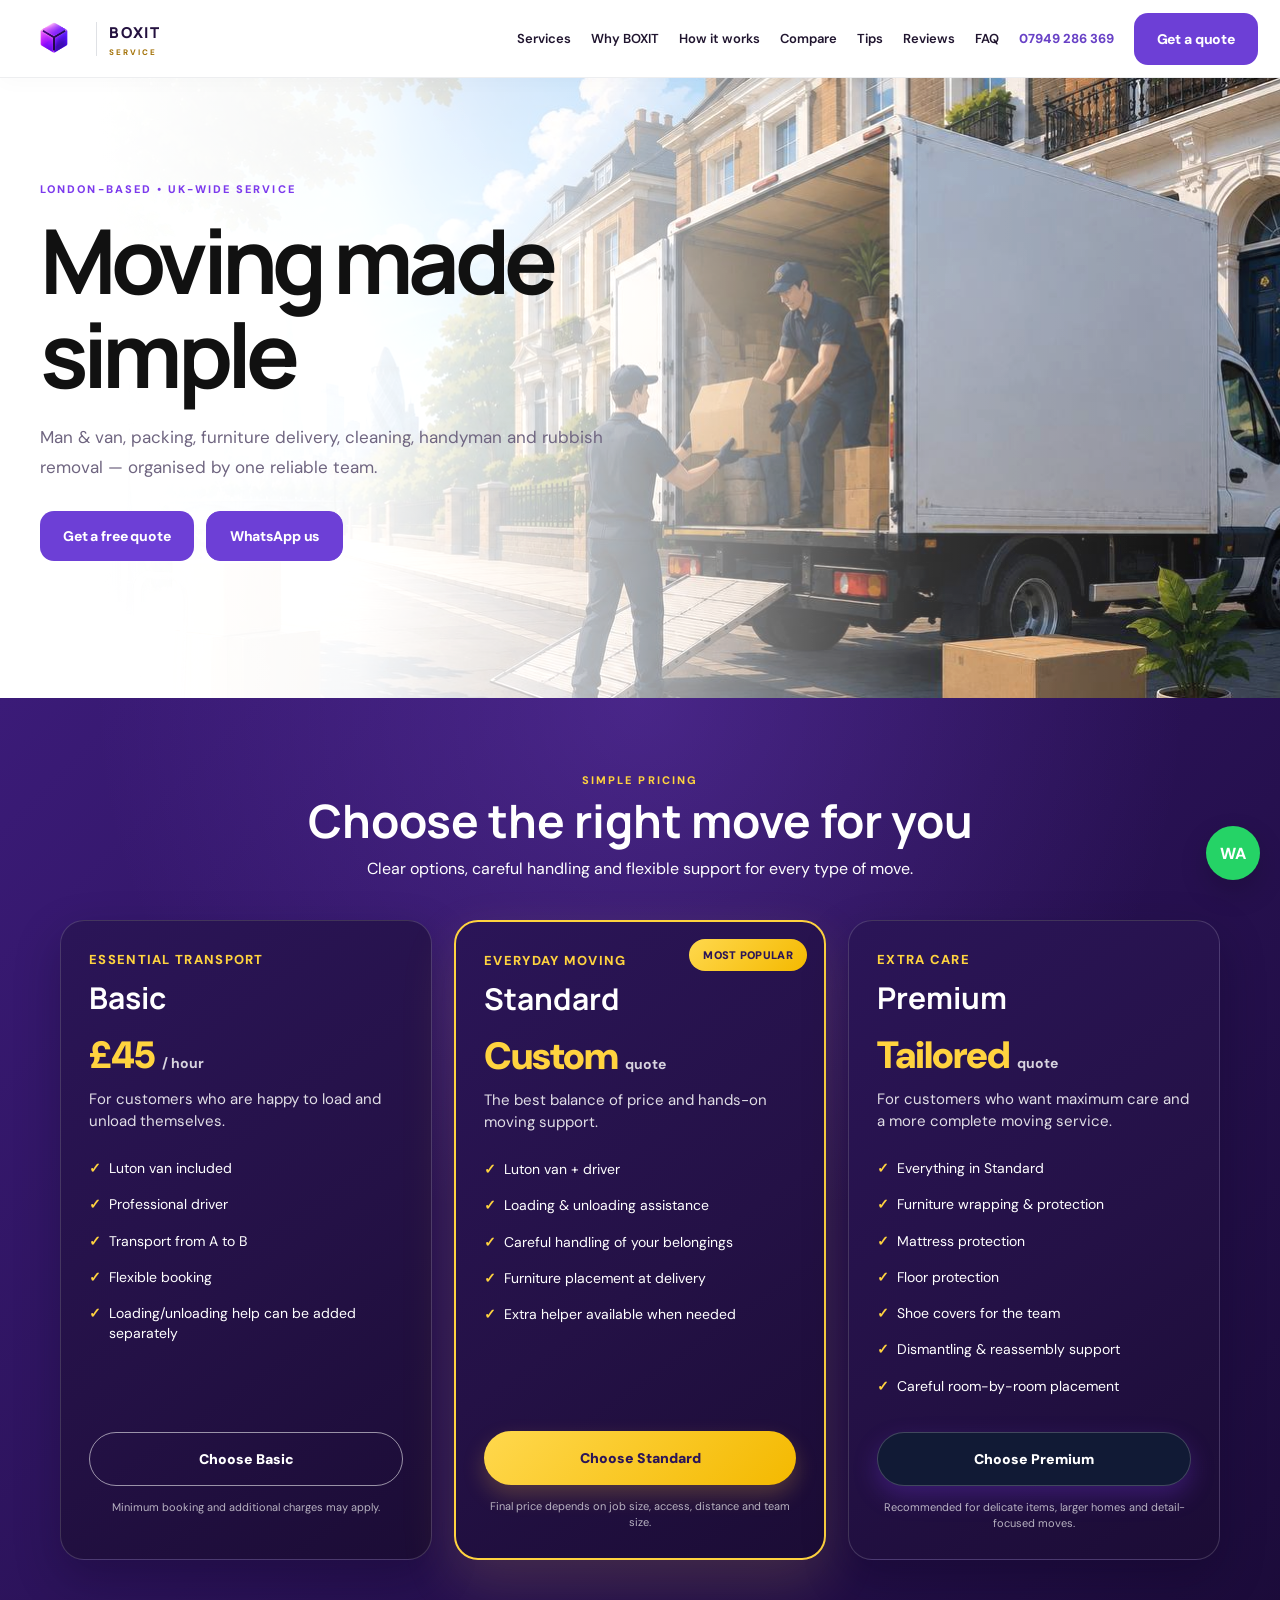
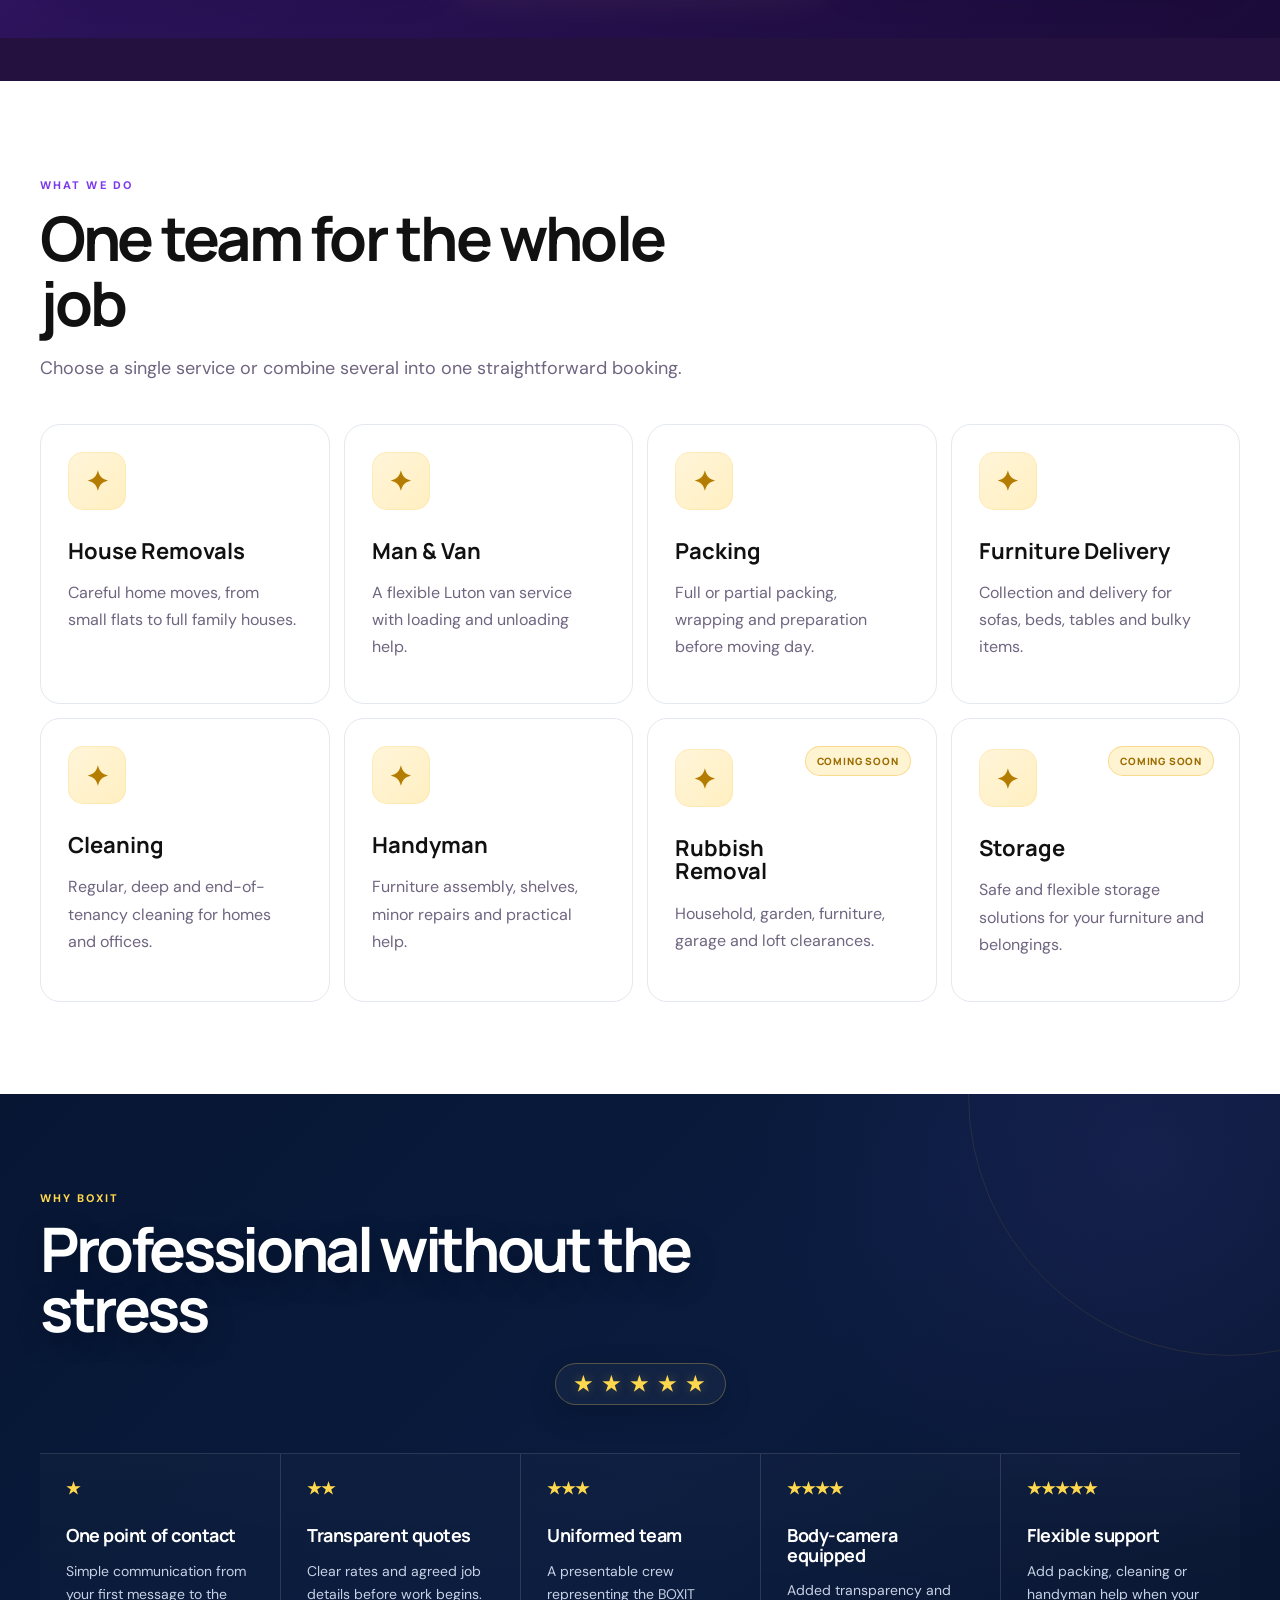
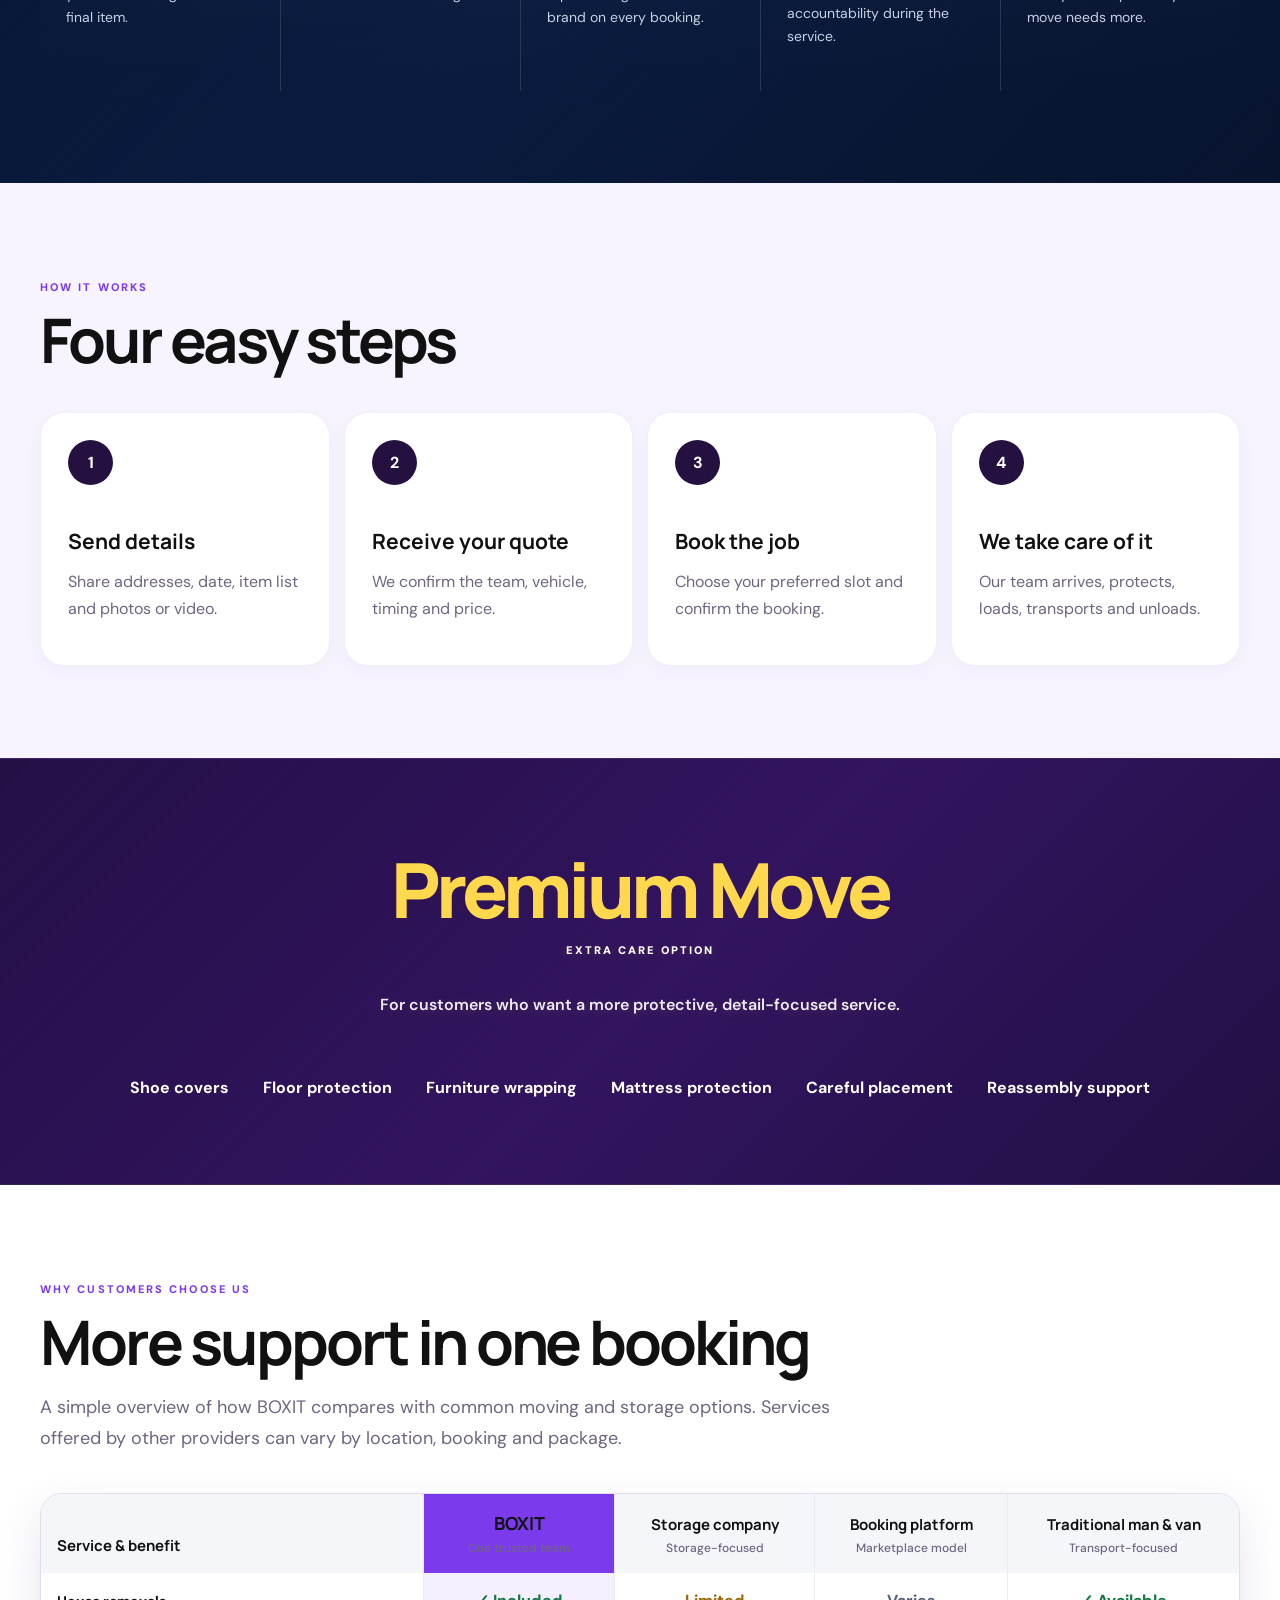
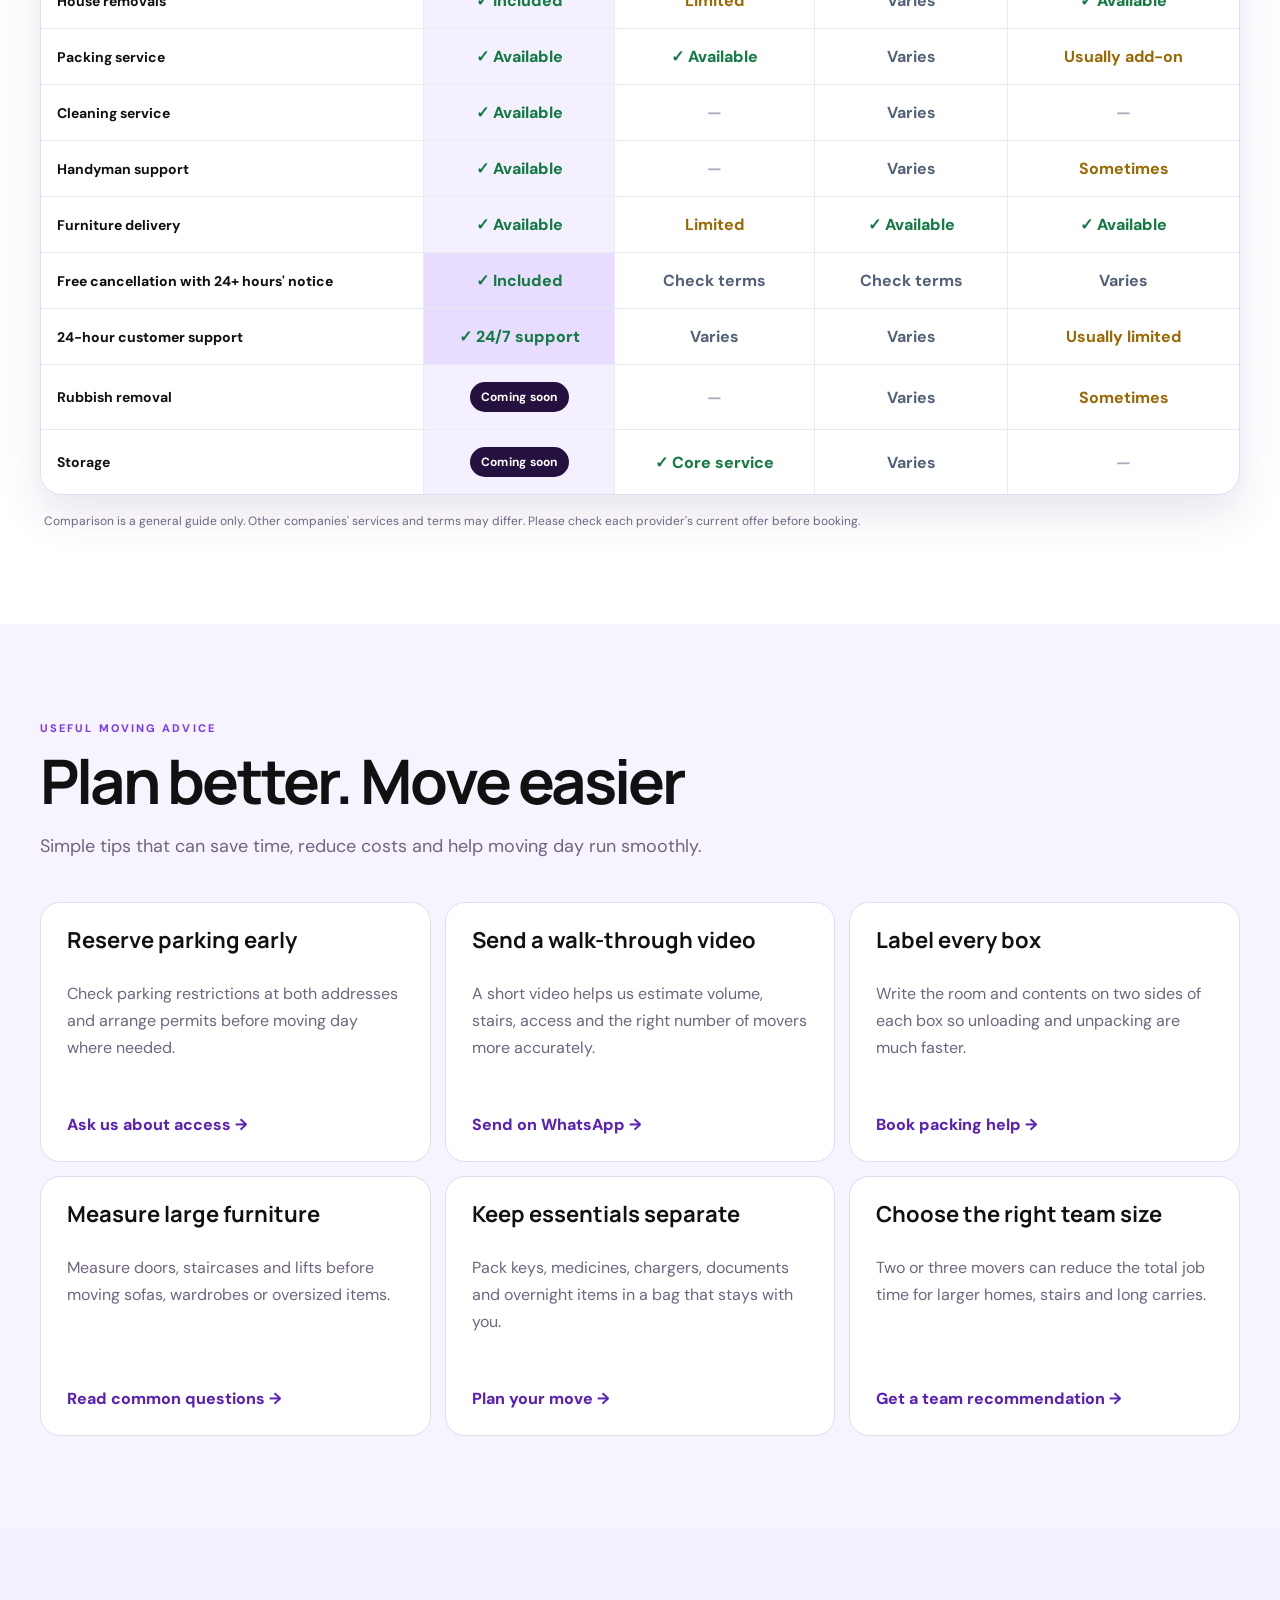
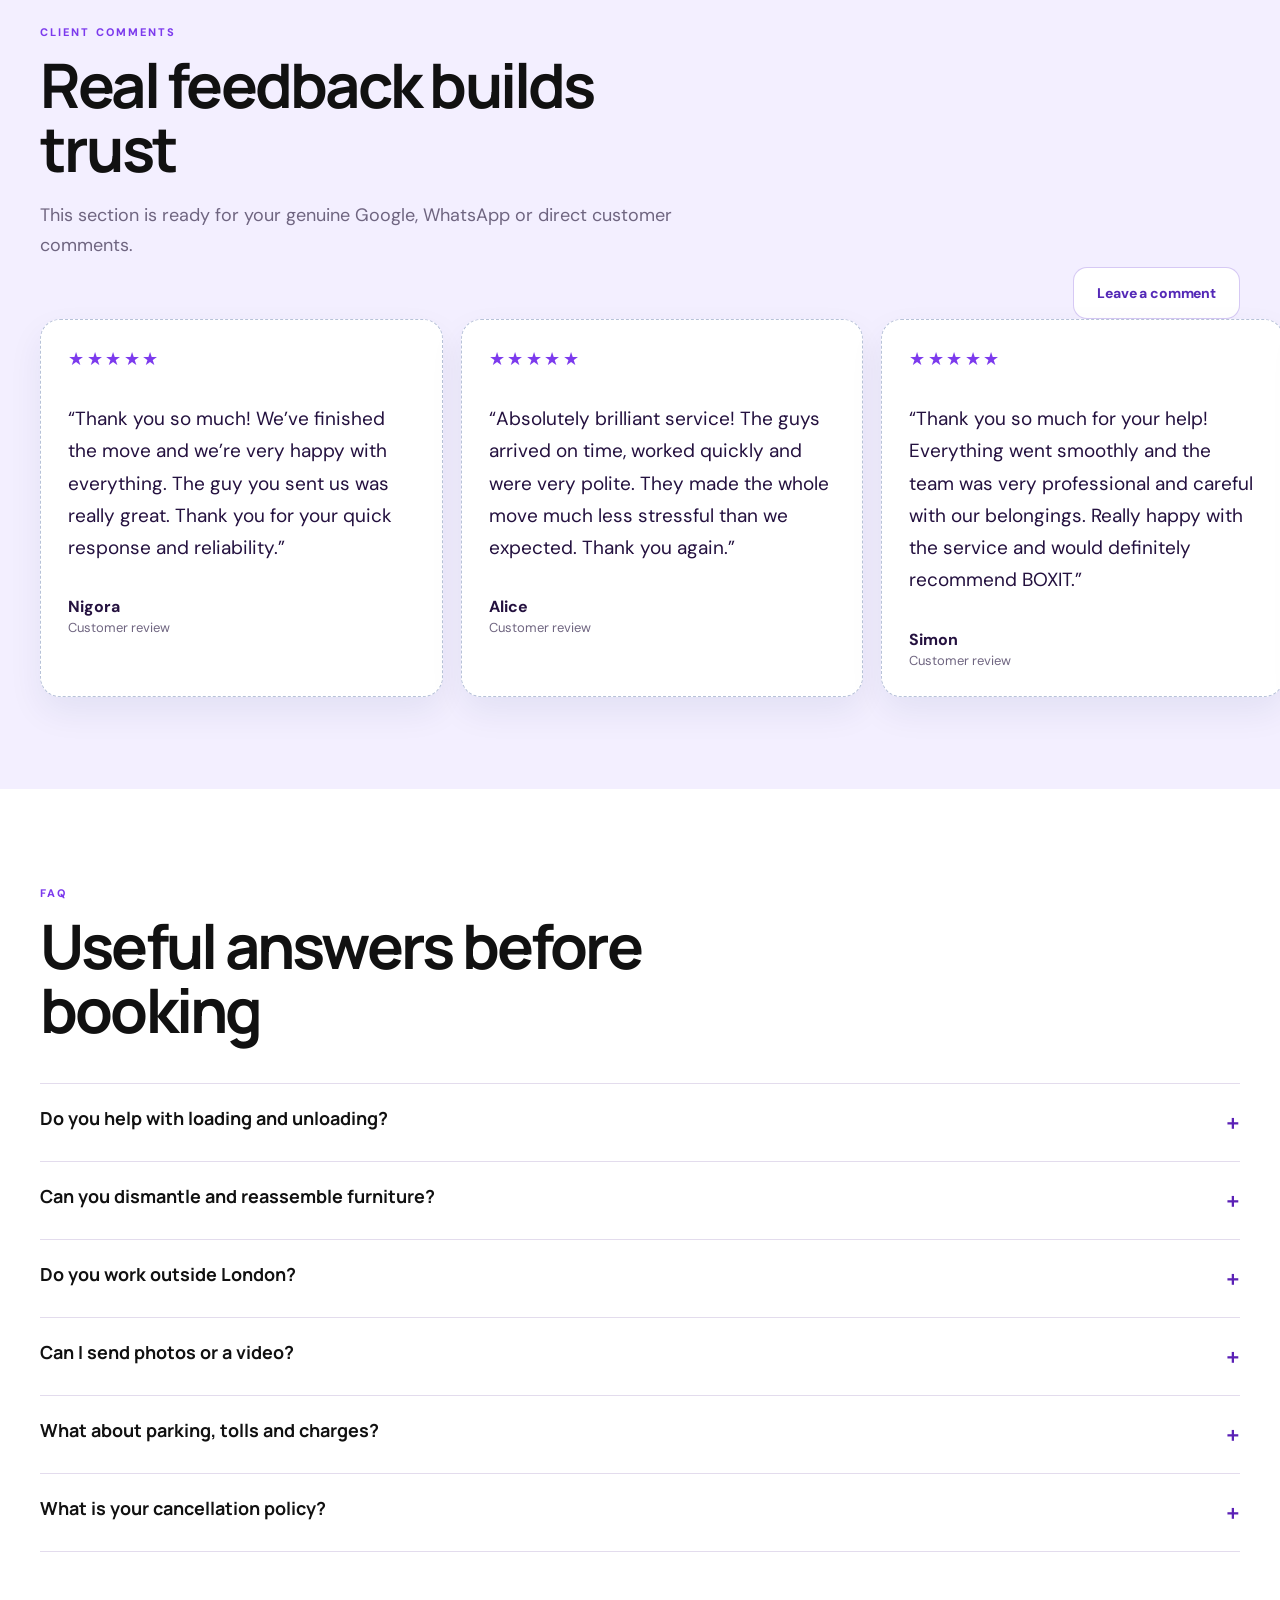
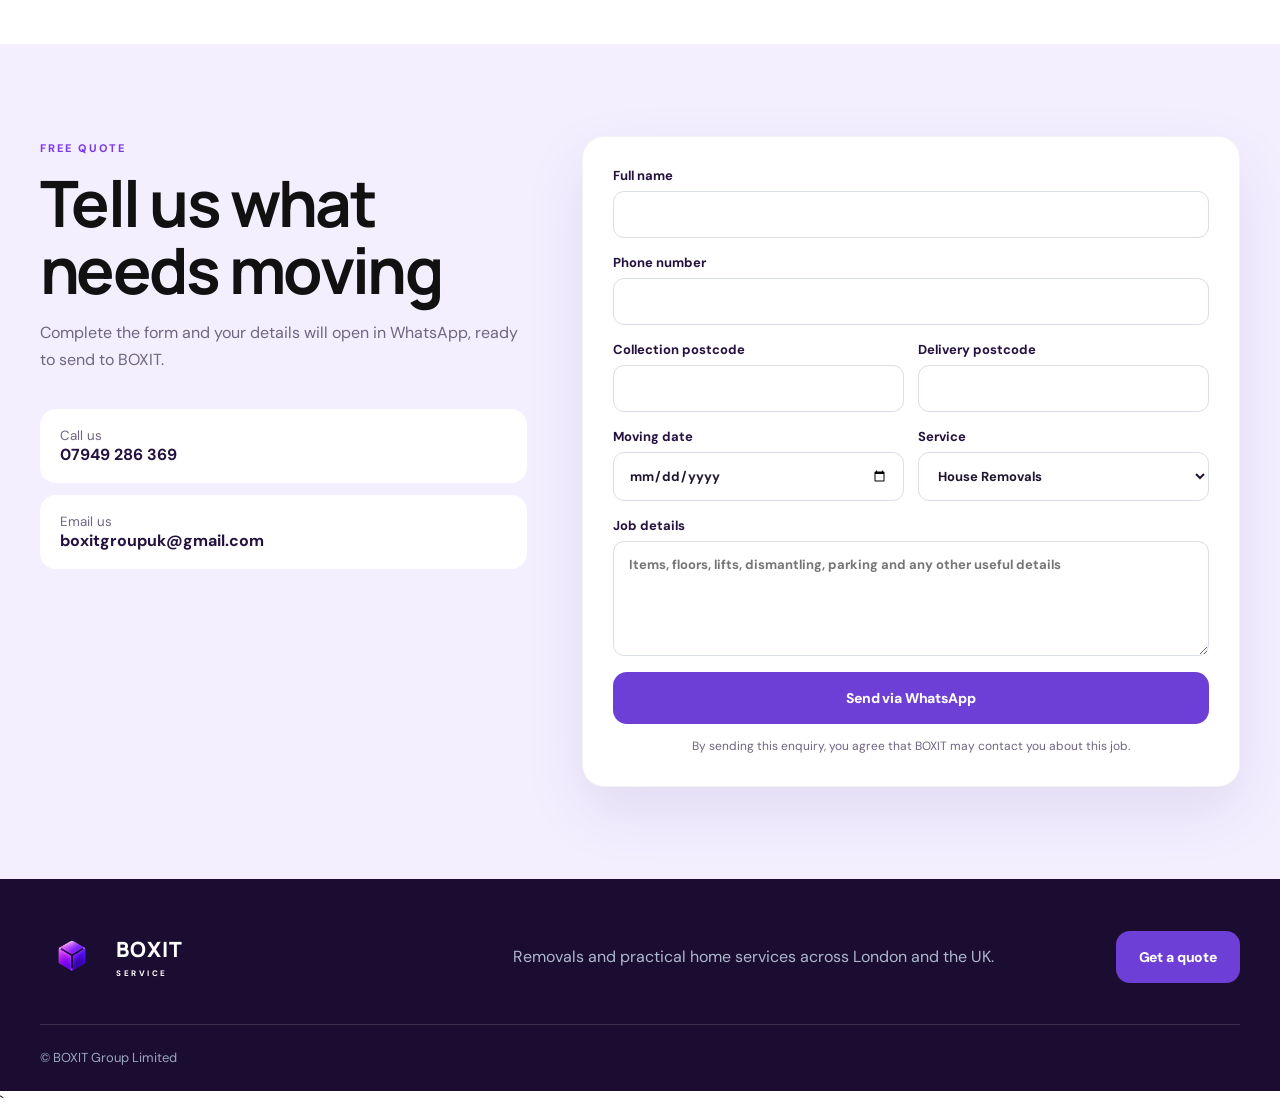
<file: beta.html>
<!DOCTYPE html>
<html lang="en">
<head>
    <meta charset="UTF-8" />
    <meta name="viewport" content="width=device-width, initial-scale=1.0" />
    <meta name="description" content="BOXIT provides removals, man & van, packing, furniture delivery, cleaning, handyman and rubbish removal services across London and the UK." />
    <title>BOXIT Group | Removals & Home Services</title>
    <link rel="preconnect" href="https://fonts.googleapis.com">
    <link rel="preconnect" href="https://fonts.gstatic.com" crossorigin>
    <link href="https://fonts.googleapis.com/css2?family=DM+Sans:wght@400;500;600;700&family=Manrope:wght@600;700;800&display=swap" rel="stylesheet">
    <style>
        /* =========================================================
           SPECIAL OFFER — PREMIUM SPLIT CARD
           ========================================================= */
        #offer.offer-section{
            padding-top:0 !important;
            padding-bottom:0 !important;
            display:flex;
            align-items:center;
            justify-content:center;
            position:relative;
            overflow:visible;
        }

        #offer .offer-card-v2{
            position:relative;
            width:min(100%, 505px);
            min-height:300px;
            display:grid;
            grid-template-columns:42% 58%;
            padding:0 !important;
            overflow:visible !important;
            border:2px solid #d8b33d !important;
            border-radius:22px !important;
            background:#fff !important;
            box-shadow:0 20px 45px rgba(86,46,170,.16), 0 0 0 6px rgba(117,72,220,.06) !important;
        }

        #offer .offer-card-v2:after{
            content:"";
            position:absolute;
            inset:7px;
            border:1px solid rgba(108,62,214,.22);
            border-radius:16px;
            pointer-events:none;
        }

        #offer .offer-ribbon-v2{
            position:absolute;
            z-index:10;
            top:-12px;
            left:50%;
            transform:translateX(-50%);
            min-width:180px;
            padding:8px 23px 9px;
            text-align:center;
            border-radius:0 0 13px 13px;
            background:linear-gradient(180deg,#ffd94d 0%,#f4b900 100%);
            color:#3f2d00 !important;
            font:800 12px/1 'Manrope',sans-serif;
            letter-spacing:.09em;
            box-shadow:0 7px 14px rgba(226,170,0,.28);
        }

        #offer .offer-ribbon-v2:before,
        #offer .offer-ribbon-v2:after{
            content:"";
            position:absolute;
            top:0;
            width:10px;
            height:10px;
            background:#d59d00;
            z-index:-1;
        }
        #offer .offer-ribbon-v2:before{left:-7px;transform:skewX(-28deg);}
        #offer .offer-ribbon-v2:after{right:-7px;transform:skewX(28deg);}
        #offer .offer-ribbon-v2 span{font-size:15px;margin-right:6px;color:#3f2d00 !important;}

        #offer .offer-price-panel{
            position:relative;
            min-height:300px;
            overflow:hidden;
            border-radius:20px 0 0 20px;
            background:linear-gradient(145deg,#352064 0%,#27134d 56%,#1e103d 100%);
            display:flex;
            flex-direction:column;
            justify-content:flex-start;
            padding:73px 25px 25px;
        }

        #offer .offer-price-panel:after{
            content:"";
            position:absolute;
            inset:0;
            background:radial-gradient(circle at 30% 30%,rgba(132,81,240,.25),transparent 52%);
            pointer-events:none;
        }

        #offer .offer-price-v2{
            position:relative;
            z-index:2;
            color:#fff !important;
            font:800 48px/.9 'Manrope',sans-serif;
            letter-spacing:-.055em;
            text-shadow:0 4px 16px rgba(0,0,0,.2);
        }

        #offer .offer-per-v2{
            position:relative;
            z-index:2;
            margin-top:8px;
            margin-left:45px;
            color:#fff !important;
            font:500 13px/1 'DM Sans',sans-serif;
        }

        #offer .offer-van-art{
            position:absolute;
            z-index:1;
            left:15px;
            right:12px;
            bottom:0;
            height:120px;
            opacity:.20;
        }

        #offer .van-body{
            position:absolute;
            left:10px;
            bottom:22px;
            width:145px;
            height:55px;
            border:3px solid #c9b7f7;
            border-radius:10px 18px 6px 6px;
        }
        #offer .van-body:after{
            content:"";
            position:absolute;
            right:-31px;
            top:15px;
            width:35px;
            height:38px;
            border:3px solid #c9b7f7;
            border-left:0;
            border-radius:0 10px 6px 0;
        }
        #offer .van-window{
            position:absolute;
            left:115px;
            bottom:50px;
            width:35px;
            height:22px;
            border:2px solid #c9b7f7;
            transform:skew(-18deg);
        }
        #offer .van-wheel{
            position:absolute;
            bottom:9px;
            width:23px;
            height:23px;
            border:4px solid #c9b7f7;
            border-radius:50%;
            background:#29154e;
        }
        #offer .van-wheel-1{left:35px;}
        #offer .van-wheel-2{right:34px;}
        #offer .city-line{
            position:absolute;
            bottom:0;
            width:2px;
            background:#c9b7f7;
        }
        #offer .city-1{left:180px;height:88px;}
        #offer .city-2{left:190px;height:62px;}
        #offer .city-3{left:198px;height:105px;}

        #offer .offer-details-panel{
            position:relative;
            z-index:2;
            min-height:300px;
            padding:55px 25px 22px;
            border-radius:0 20px 20px 0;
            background:linear-gradient(145deg,#fffdf8 0%,#fff 55%,#f8f5ff 100%);
            display:flex;
            flex-direction:column;
        }

        #offer .offer-features-v2{
            list-style:none;
            margin:0;
            padding:0;
            display:grid;
        }
        #offer .offer-features-v2 li{
            display:flex;
            align-items:center;
            gap:12px;
            min-height:61px;
            padding:7px 0;
            border-bottom:1px solid #e7e1d8;
            color:#2d2640 !important;
            font:700 12px/1.35 'DM Sans',sans-serif;
        }
        #offer .offer-features-v2 li:last-child{border-bottom:0;}
        #offer .offer-icon-v2{
            flex:0 0 36px;
            width:36px;
            height:36px;
            border-radius:50%;
            display:grid;
            place-items:center;
            background:linear-gradient(145deg,#6335bb,#39206f);
            color:#ffd33f !important;
            font-size:15px;
            box-shadow:0 4px 10px rgba(67,37,130,.18);
        }

        #offer .offer-cta-v2{
            margin-top:auto;
            min-height:43px;
            display:flex;
            align-items:center;
            justify-content:space-between;
            gap:12px;
            padding:0 15px;
            border-radius:9px;
            background:linear-gradient(135deg,#ffd84d,#f4b900);
            color:#3f2d00 !important;
            text-decoration:none;
            font:800 12px/1 'Manrope',sans-serif;
            box-shadow:0 7px 16px rgba(226,170,0,.25);
            transition:.2s ease;
        }
        #offer .offer-cta-v2 span{font-size:20px;line-height:1;}
        #offer .offer-cta-v2:hover{
            transform:translateY(-2px);
            background:linear-gradient(135deg,#ffe16b,#ffca1d);
            color:#3f2d00 !important;
        }

        @media(max-width:960px){
            #offer .offer-card-v2{width:min(100%,520px);}
        }

        @media(max-width:600px){
            #offer.offer-section{padding-left:16px !important;padding-right:16px !important;}
            #offer .offer-card-v2{
                width:100%;
                grid-template-columns:40% 60%;
                min-height:270px;
            }
            #offer .offer-price-panel,#offer .offer-details-panel{min-height:270px;}
            #offer .offer-price-panel{padding:66px 17px 18px;}
            #offer .offer-price-v2{font-size:39px;}
            #offer .offer-per-v2{margin-left:35px;font-size:11px;}
            #offer .offer-details-panel{padding:51px 15px 17px;}
            #offer .offer-features-v2 li{font-size:10px;gap:7px;min-height:55px;}
            #offer .offer-icon-v2{flex-basis:30px;width:30px;height:30px;font-size:12px;}
            #offer .offer-cta-v2{font-size:10px;padding:0 11px;}
            #offer .offer-ribbon-v2{min-width:150px;font-size:9px;padding:7px 15px 8px;}
        }
    </style>
    <style>
        /* =========================================================
           FINAL HERO IMAGE FIX
           background.jpg must be in the same folder as this HTML file.
           This rule intentionally comes last so older hero styles cannot
           override the image background.
           ========================================================= */
        .hero .hero-visual{
            height:520px !important;
            min-height:520px !important;
            width:100% !important;
            min-width:0 !important;
            position:relative !important;
            display:block !important;
            overflow:hidden !important;
            border-radius:30px !important;
            transform:none !important;
            background-image:
                    linear-gradient(90deg, rgba(255,255,255,.03), rgba(255,255,255,0) 45%, rgba(43,19,94,.05)),
                    url("background.jpg") !important;
            background-size:cover !important;
            background-position:center center !important;
            background-repeat:no-repeat !important;
            background-color:#eee8ff !important;
            box-shadow:0 28px 65px rgba(31,18,69,.16) !important;
            isolation:isolate !important;
        }

        .hero .hero-visual::before,
        .hero .hero-visual::after{
            content:none !important;
            display:none !important;
        }

        .hero .hero-image-overlay{
            position:absolute !important;
            inset:0 !important;
            z-index:1 !important;
            pointer-events:none !important;
            background:linear-gradient(90deg,rgba(255,255,255,.02),transparent 35%,rgba(55,25,120,.03)) !important;
        }

        @media(max-width:960px){
            .hero .hero-visual{
                height:500px !important;
                min-height:500px !important;
                width:100% !important;
            }
        }

        @media(max-width:600px){
            .hero .hero-visual{
                height:360px !important;
                min-height:360px !important;
                border-radius:22px !important;
            }
        }
    </style>

    <style id="final-user-overrides">
        /* =========================================================
           FINAL USER REQUESTS
           - Premium CTA buttons are purple
           - Titles/headings are black in day mode (no gold/purple title accents)
           - Hero image is clearer and remains responsive on phones
           - Day/Night toggle stays visible in the header on mobile
           ========================================================= */

        /* Titles/headings: black in DAY mode */
        html:not([data-theme="dark"]) h1,
        html:not([data-theme="dark"]) h2,
        html:not([data-theme="dark"]) h3,
        html:not([data-theme="dark"]) h4,
        html:not([data-theme="dark"]) h5,
        html:not([data-theme="dark"]) h6,
        html:not([data-theme="dark"]) .hero h1,
        html:not([data-theme="dark"]) .hero h1 span,
        html:not([data-theme="dark"]) .section-heading h2,
        html:not([data-theme="dark"]) .section-block h2,
        html:not([data-theme="dark"]) .section-block h3,
        html:not([data-theme="dark"]) .compare-heading h2,
        html:not([data-theme="dark"]) .tips-section h2,
        html:not([data-theme="dark"]) .tips-grid h3,
        html:not([data-theme="dark"]) .reviews-section h2,
        html:not([data-theme="dark"]) .review-grid h3,
        html:not([data-theme="dark"]) .faq-wrap h2,
        html:not([data-theme="dark"]) .faq-list summary,
        html:not([data-theme="dark"]) .quote-copy h2,
        html:not([data-theme="dark"]) .quote-form h3,
        html:not([data-theme="dark"]) .service-grid h3,
        html:not([data-theme="dark"]) .steps h3,
        html:not([data-theme="dark"]) .feature-grid h3,
        html:not([data-theme="dark"]) .comparison-table th,
        html:not([data-theme="dark"]) .pricing-heading h2,
        html:not([data-theme="dark"]) .pricing-card h3,
        html:not([data-theme="dark"]) .premium h2 {
            color:#111111 !important;
        }

        /* Premium buttons — all buttons using the premium/dark pricing class */
        .pricing-btn-dark,
        #offer .pricing-btn-dark,
        .pricing-btn-dark:hover,
        #offer .pricing-btn-dark:hover {
            background:#7c3aed !important;
            background-image:none !important;
            color:#ffffff !important;
            border:1px solid #7c3aed !important;
            box-shadow:0 10px 24px rgba(124,58,237,.28) !important;
        }

        /* Keep the premium CTA purple in both themes */
        html[data-theme="dark"] .pricing-btn-dark,
        html[data-theme="dark"] #offer .pricing-btn-dark {
            background:#7c3aed !important;
            color:#ffffff !important;
            border-color:#7c3aed !important;
        }

        /* Hero image: clearer rendering + responsive sizing */
        .hero{
            background-size:cover !important;
        }

        .hero::before{
            content:"";
            position:absolute;
            inset:0;
            z-index:0;
            pointer-events:none;
            background:
                    linear-gradient(90deg,
                    rgba(255,255,255,.98) 0%,
                    rgba(255,255,255,.92) 28%,
                    rgba(255,255,255,.66) 48%,
                    rgba(255,255,255,.22) 72%,
                    rgba(255,255,255,.06) 100%),
                    url("background.jpg") center right / cover no-repeat;
            filter:contrast(1.08) saturate(.98);
            transform:scale(1.002);
        }

        .hero > *{
            position:relative;
            z-index:1;
        }

        /* Hide the old background layer so the clearer pseudo-element is used. */
        .hero{
            background-image:none !important;
        }

        html[data-theme="dark"] .hero::before{
            background:
                    linear-gradient(90deg,
                    rgba(12,10,24,.96) 0%,
                    rgba(12,10,24,.88) 28%,
                    rgba(12,10,24,.58) 52%,
                    rgba(12,10,24,.20) 78%,
                    rgba(12,10,24,.08) 100%),
                    url("background.jpg") center right / cover no-repeat;
            filter:contrast(1.08) saturate(.9);
        }

        @media(max-width:1000px){
            .hero::before{
                background:
                        linear-gradient(180deg,
                        rgba(255,255,255,.98) 0%,
                        rgba(255,255,255,.92) 44%,
                        rgba(255,255,255,.52) 78%,
                        rgba(255,255,255,.16) 100%),
                        url("background.jpg") center center / cover no-repeat;
            }
        }

        @media(max-width:600px){
            .hero::before{
                background:
                        linear-gradient(180deg,
                        rgba(255,255,255,.98) 0%,
                        rgba(255,255,255,.93) 43%,
                        rgba(255,255,255,.48) 76%,
                        rgba(255,255,255,.14) 100%),
                        url("background.jpg") 62% center / cover no-repeat;
                filter:contrast(1.1) saturate(.98);
            }
        }

        /* Theme button is now a direct child of the header, so it stays visible on phones. */
        .site-header{
            position:sticky;
        }

        .site-header > .theme-toggle{
            display:inline-flex !important;
            order:3;
            margin-left:12px;
        }

        .site-header > .menu-btn{
            order:2;
            margin-left:auto;
        }

        .site-header > nav{
            order:4;
        }

        @media(min-width:961px){
            .site-header > .menu-btn{
                display:none !important;
            }
            .site-header > .theme-toggle{
                display:none !important;
            }
        }

        @media(max-width:960px){
            .site-header{
                padding-left:16px;
                padding-right:16px;
            }

            .site-header > .theme-toggle{
                width:42px;
                height:42px;
                margin-left:10px;
            }

            .site-header > .menu-btn{
                margin-left:auto;
            }
        }

        @media(max-width:600px){
            .site-header{
                height:72px;
                min-height:72px;
            }

            .site-header > .theme-toggle{
                width:40px;
                height:40px;
                margin-left:8px;
            }

            .theme-icon{
                font-size:18px;
            }

            .header-logo{
                width:118px !important;
                height:48px !important;
            }
        }

        @media(max-width:380px){
            .site-header > .theme-toggle{
                width:38px;
                height:38px;
            }
            .header-logo{
                width:108px !important;
            }
        }
    </style>


    <style id="boxit-final-fixes">
        /* Final fixed version: day/night mode removed */
        .pricing-btn-gold,
        .pricing-btn-dark,
        .pricing-btn-outline,
        .pricing-btn { background:#7c3aed !important; color:#fff !important; border-color:#7c3aed !important; }
        .pricing-btn:hover, .pricing-btn-gold:hover, .pricing-btn-dark:hover, .pricing-btn-outline:hover { background:#6d28d9 !important; color:#fff !important; border-color:#6d28d9 !important; }
        body h1, body h2, body h3, body h4, body h5, body h6,
        .hero h1, .section-heading h2, .section-block h2, .section-block h3,
        .compare-heading h2, .tips-section h2, .tips-grid h3, .reviews-section h2,
        .review-grid h3, .faq-wrap h2, .faq-list summary, .quote-copy h2,
        .quote-form h3, .service-grid h3, .steps h3, .feature-grid h3,
        .comparison-table th, .pricing-heading h2, .pricing-card h3, .premium h2 { color:#000 !important; }
        @media (max-width:600px){
            .hero-visual img, .hero-visual svg { max-width:100%; height:auto; }
        }
    </style>

    <style id="premium-move-final-fix">
        /* =========================================================
           PREMIUM MOVE — FINAL CLEAN DESIGN
           ========================================================= */
        .premium{
            background:linear-gradient(135deg,#241047 0%,#32145f 50%,#241047 100%) !important;
            color:#fff !important;
        }

        /* Gold Premium Move title */
        .premium h2{
            color:#FFD84D !important;
            text-shadow:0 8px 28px rgba(255,216,77,.12) !important;
            margin:0 0 18px !important;
        }

        /* More breathing room between title / subtitle / description */
        .premium .eyebrow{
            color:#fff !important;
            margin:0 0 34px !important;
            opacity:.95 !important;
        }

        .premium p{
            color:#fff !important;
            margin:0 auto 0 !important;
            opacity:.92 !important;
        }

        /* Six options: plain text only — no boxes, borders or hover effects */
        .premium-list{
            display:flex !important;
            flex-wrap:wrap !important;
            justify-content:center !important;
            align-items:center !important;
            gap:14px 38px !important;
            width:100% !important;
            max-width:1200px !important;
            margin:34px auto 0 !important;
        }

        .premium-list span,
        .premium-list span:hover,
        .premium-list span:focus,
        .premium-list span:active{
            display:inline !important;
            padding:0 !important;
            margin:0 !important;
            border:0 !important;
            border-radius:0 !important;
            background:transparent !important;
            box-shadow:none !important;
            color:#fff !important;
            font-weight:700 !important;
            transform:none !important;
            transition:none !important;
            cursor:default !important;
            pointer-events:none !important;
            white-space:nowrap !important;
        }

        /* Remove the previous checkmark pseudo-element */
        .premium-list span::before,
        .premium-list span:hover::before,
        .premium-list span:focus::before,
        .premium-list span:active::before{
            content:none !important;
            display:none !important;
        }

        @media(max-width:800px){
            .premium{
                padding:76px 20px !important;
            }

            .premium h2{
                font-size:clamp(44px,10vw,60px) !important;
                margin-bottom:16px !important;
            }

            .premium .eyebrow{
                margin-bottom:28px !important;
            }

            .premium-list{
                gap:14px 24px !important;
                margin-top:30px !important;
            }
        }

        @media(max-width:600px){
            .premium h2{
                font-size:48px !important;
            }

            .premium .eyebrow{
                margin-bottom:24px !important;
            }

            .premium p{
                font-size:15px !important;
                line-height:1.6 !important;
            }

            .premium-list{
                display:grid !important;
                grid-template-columns:repeat(2,minmax(0,1fr)) !important;
                gap:16px 20px !important;
                margin-top:28px !important;
            }

            .premium-list span{
                font-size:13px !important;
                white-space:normal !important;
                text-align:center !important;
            }
        }
    </style>

</head>
<style>
    :root{
        --navy:#0a1735;
        --blue:#102b66;
        --gold:#f5b936;
        --cream:#f7f3ea;
        --ink:#111827;
        --muted:#667085;
        --white:#fff;
        --line:#dfe3ea;
        --radius:24px;
    }

    *{
        box-sizing:border-box;
    }

    html{
        scroll-behavior:smooth;
    }

    body{
        margin:0;
        font-family:'DM Sans',sans-serif;
        color:var(--ink);
        background:#fff;
    }

    h1,h2,h3{
        font-family:'Manrope',sans-serif;
        margin:0;
        line-height:1.05;
    }

    p{
        line-height:1.7;
        color:var(--muted);
    }

    a{
        text-decoration:none;
        color:inherit;
    }

    .section-pad{
        padding-left:max(24px,calc((100vw - 1200px)/2));
        padding-right:max(24px,calc((100vw - 1200px)/2));
    }


    /* =========================================================
     HEADER
     ========================================================= */

    .site-header{
        height:86px;
        padding:0 max(24px,calc((100vw - 1200px)/2));
        display:flex;
        align-items:center;
        justify-content:space-between;
        position:sticky;
        top:0;
        background:rgba(255,255,255,.94);
        backdrop-filter:blur(16px);
        -webkit-backdrop-filter:blur(16px);
        z-index:20;
        border-bottom:1px solid rgba(10,23,53,.08);
    }

    .brand{
        display:flex;
        align-items:center;
        text-decoration:none;
    }

    .header-logo{
        display:block;
        width:150px;
        height:58px;
        object-fit:contain;
        object-position:left center;
    }

    @media(max-width:600px){
        .header-logo{
            width:125px;
            height:52px;
        }
    }

    .brand-mark{
        width:38px;
        height:38px;
        background:var(--gold);
        border-radius:9px;
        position:relative;
        display:grid;
        place-items:center;
        transform:rotate(-4deg);
    }

    .brand-mark:before,
    .brand-mark:after,
    .brand-mark span{
        content:"";
        position:absolute;
        background:var(--navy);
    }

    .brand-mark:before{
        width:21px;
        height:3px;
        transform:rotate(28deg);
    }

    .brand-mark:after{
        height:21px;
        width:3px;
        transform:rotate(28deg);
    }

    .brand-mark span{
        width:13px;
        height:13px;
        border:3px solid var(--navy);
        background:transparent;
    }

    .brand strong{
        font:800 21px 'Manrope';
        letter-spacing:.04em;
        display:block;
        color:var(--navy);
    }

    .brand small{
        font-size:9px;
        letter-spacing:.34em;
        display:block;
        color:#65708a;
    }

    .site-header nav{
        display:flex;
        align-items:center;
        gap:24px;
        font-size:14px;
        font-weight:600;
    }

    .site-header nav>a:hover{
        color:var(--blue);
    }

    .nav-phone{
        color:var(--blue);
    }

    .menu-btn{
        display:none;
    }


    /* =========================================================
     BUTTONS
     ========================================================= */

    .btn{
        display:inline-flex;
        justify-content:center;
        align-items:center;
        background:var(--gold);
        color:var(--navy);
        padding:16px 23px;
        border-radius:999px;
        font-weight:800;
        border:0;
        cursor:pointer;
        transition:.2s;
    }

    .btn:hover{
        transform:translateY(-2px);
        box-shadow:0 12px 25px rgba(245,185,54,.3);
    }

    .btn-small{
        padding:11px 18px;
    }

    .btn-ghost{
        background:#fff;
        border:1px solid var(--line);
        box-shadow:none;
    }


    /* =========================================================
     HERO
     ========================================================= */

    .hero{
        min-height:690px;
        display:grid;
        grid-template-columns:1.05fr .95fr;
        gap:60px;
        align-items:center;
        background:linear-gradient(180deg,#fff 0%,#fbfaf7 100%);
        overflow:hidden;
    }

    .eyebrow{
        text-transform:uppercase;
        letter-spacing:.16em;
        font-size:12px;
        font-weight:800;
        color:#916c0c;
    }

    .hero h1{
        font-size:clamp(58px,7.5vw,104px);
        letter-spacing:-.06em;
        color:var(--navy);
        margin:16px 0 24px;
    }

    .hero h1 span{
        color:var(--gold);
    }

    .hero-copy>p{
        font-size:19px;
        max-width:620px;
    }

    .hero-actions{
        display:flex;
        gap:12px;
        margin:30px 0;
    }

    .trust-row{
        display:flex;
        flex-wrap:wrap;
        gap:18px;
        font-size:13px;
        font-weight:700;
        color:#344054;
    }

    .trust-row span:before{
        content:'✓';
        color:#b47c00;
        margin-right:7px;
    }


    /* =========================================================
       HERO RIGHT-SIDE BACKGROUND IMAGE
       Put background.jpg next to this HTML file.
       ========================================================= */
    .hero-visual{
        height:520px;
        min-width:0;
        position:relative;
        overflow:hidden;
        border-radius:30px;
        background-image:
                linear-gradient(90deg,rgba(255,255,255,.02) 0%,rgba(255,255,255,.04) 100%),
                url("background.jpg");
        background-size:cover;
        background-position:center;
        background-repeat:no-repeat;
        box-shadow:0 28px 65px rgba(31,18,69,.16);
        isolation:isolate;
    }

    .hero-visual:before,
    .hero-visual:after{
        display:none !important;
    }

    .hero-image-overlay{
        position:absolute;
        inset:0;
        pointer-events:none;
        background:linear-gradient(90deg,rgba(255,255,255,.02),transparent 30%,rgba(55,25,120,.04));
        z-index:1;
    }

    /* Old illustration/photo elements are not needed for the new hero image. */
    .hero-visual img,
    .hero-visual .sun,
    .hero-visual .road,
    .hero-visual .house,
    .hero-visual .van,
    .hero-visual .box-stack{
        display:none !important;
    }

    /* =========================================================
     HERO ROUND PHOTO
     ========================================================= */

    .hero-visual{
        height:520px;
        position:relative;
        background:transparent;
        border-radius:0;
        overflow:visible;
        box-shadow:none;
        display:flex;
        align-items:center;
        justify-content:center;
    }

    /*
    If your hero contains a normal <img>, this makes it round.
  */

    .hero-visual img{
        width:440px;
        height:440px;
        border-radius:50%;
        object-fit:cover;
        object-position:center;
        display:block;
        background:#e7eefc;
        border:10px solid #fff;
        box-shadow:
                0 25px 60px rgba(16,43,102,.18),
                0 5px 20px rgba(16,43,102,.08);
    }


    /* Decorative circle behind photo */

    .hero-visual:before{
        content:"";
        position:absolute;
        width:470px;
        height:470px;
        border-radius:50%;
        background:#e7eefc;
        z-index:0;
    }

    .hero-visual img{
        position:relative;
        z-index:1;
    }


    /* Small gold decorative circle */

    .hero-visual:after{
        content:"";
        position:absolute;
        right:25px;
        top:40px;
        width:78px;
        height:78px;
        border-radius:50%;
        background:var(--gold);
        z-index:2;
        box-shadow:0 10px 25px rgba(245,185,54,.25);
    }


    /* =========================================================
     OLD HERO ILLUSTRATION SUPPORT
     ========================================================= */

    .sun{
        position:absolute;
        right:55px;
        top:55px;
        width:84px;
        height:84px;
        border-radius:50%;
        background:var(--gold);
    }

    .road{
        position:absolute;
        bottom:0;
        left:0;
        right:0;
        height:90px;
        background:#aab6cf;
    }

    .road:after{
        content:"";
        position:absolute;
        top:42px;
        width:100%;
        border-top:5px dashed #fff;
    }

    .house{
        position:absolute;
        left:55px;
        bottom:90px;
        width:190px;
        height:185px;
        background:#fff;
        border-radius:10px 10px 0 0;
    }

    .house:before{
        content:"";
        position:absolute;
        left:-22px;
        top:-65px;
        border-left:117px solid transparent;
        border-right:117px solid transparent;
        border-bottom:82px solid #173973;
    }

    .house i,
    .house b{
        position:absolute;
        background:#b7c8e9;
    }

    .house i{
        width:48px;
        height:70px;
        left:70px;
        bottom:0;
    }

    .house b{
        width:42px;
        height:42px;
        right:18px;
        top:45px;
    }

    .van{
        position:absolute;
        right:30px;
        bottom:65px;
        width:330px;
        height:160px;
    }

    .van-box{
        position:absolute;
        left:0;
        bottom:25px;
        width:220px;
        height:135px;
        background:var(--navy);
        border-radius:12px 12px 4px 4px;
        display:grid;
        place-items:center;
        color:#fff;
        font:800 30px 'Manrope';
    }

    .van-box:before{
        content:"";
        position:absolute;
        top:18px;
        right:18px;
        width:30px;
        height:30px;
        border:4px solid var(--gold);
        transform:rotate(30deg);
    }

    .van-cab{
        position:absolute;
        right:0;
        bottom:25px;
        width:115px;
        height:100px;
        background:var(--gold);
        border-radius:12px 28px 6px 6px;
    }

    .van-cab:before{
        content:"";
        position:absolute;
        top:12px;
        left:15px;
        width:58px;
        height:35px;
        background:#d7e5ff;
        clip-path:polygon(0 0,75% 0,100% 100%,0 100%);
    }

    .wheel{
        position:absolute;
        bottom:0;
        width:54px;
        height:54px;
        border-radius:50%;
        background:#222;
        border:10px solid #44506a;
    }

    .w1{
        left:43px;
    }

    .w2{
        right:38px;
    }

    .box-stack{
        position:absolute;
        left:30px;
        bottom:90px;
    }

    .box-stack div{
        width:58px;
        height:50px;
        background:#d49b2a;
        border:3px solid #a27318;
        margin-top:3px;
    }

    .box-stack div:nth-child(2){
        margin-left:46px;
    }

    .box-stack div:nth-child(3){
        margin-left:12px;
    }


    /* =========================================================
     TICKER — RIGHT EDGE TO LEFT EDGE
     ========================================================= */

    .ticker{
        position:relative;
        background:var(--navy);
        color:#fff;
        overflow:hidden;
        white-space:nowrap;
        padding:18px 0;
        font:700 13px 'Manrope';
        letter-spacing:.15em;
    }

    .ticker div{
        display:block;
        width:max-content;
        min-width:max-content;
        animation:tickerMove 22s linear infinite;
        will-change:transform;
        transform:translate3d(100vw,0,0);
    }

    @keyframes tickerMove{
        from{
            transform:translate3d(100vw,0,0);
        }
        to{
            transform:translate3d(-100%,0,0);
        }
    }

    @media(prefers-reduced-motion:reduce){
        .ticker div{
            animation:none;
            transform:none;
            margin-left:20px;
        }
    }


    /* =========================================================
     GENERAL SECTIONS
     ========================================================= */

    .section-block{
        padding-top:110px;
        padding-bottom:110px;
    }

    .section-heading{
        max-width:680px;
        margin-bottom:48px;
    }

    .section-heading h2{
        font-size:clamp(40px,5vw,68px);
        letter-spacing:-.045em;
        color:var(--navy);
        margin:12px 0;
    }

    .section-heading>p{
        font-size:18px;
    }


    /* =========================================================
     SERVICES
     ========================================================= */

    .service-grid{
        display:grid;
        grid-template-columns:repeat(4,1fr);
        gap:16px;
    }

    .service-grid article{
        padding:30px;
        border:1px solid var(--line);
        border-radius:var(--radius);
        min-height:230px;
        transition:.25s;
        background:#fff;
    }

    .service-grid article:hover{
        transform:translateY(-5px);
        box-shadow:0 20px 45px rgba(17,24,39,.08);
        border-color:#f4c75f;
    }

    .service-grid article:last-child{
        grid-column:span 2;
    }

    .icon{
        width:44px;
        height:44px;
        border-radius:13px;
        display:grid;
        place-items:center;
        background:#fff4d7;
        color:#8f6600;
        font-weight:800;
        margin-bottom:35px;
    }

    .service-grid h3{
        font-size:22px;
        color:var(--navy);
    }


    /* =========================================================
     DARK SECTION
     ========================================================= */

    .dark-section{
        padding-top:110px;
        padding-bottom:110px;
        background:var(--navy);
        color:#fff;
    }

    .section-heading.light h2{
        color:#fff;
    }

    .section-heading.light .eyebrow{
        color:#f8cb65;
    }

    .feature-grid{
        display:grid;
        grid-template-columns:repeat(5,1fr);
        gap:18px;
    }

    .feature-grid article{
        padding:28px;
        border-top:1px solid rgba(255,255,255,.25);
    }

    .feature-grid span{
        color:var(--gold);
        font-weight:800;
    }

    .feature-grid h3{
        font-size:21px;
        margin:38px 0 12px;
    }

    .feature-grid p{
        color:#b8c1d5;
    }


    /* =========================================================
     PROCESS
     ========================================================= */

    .process-wrap{
        background:var(--cream);
    }

    .steps{
        display:grid;
        grid-template-columns:repeat(4,1fr);
        gap:20px;
    }

    .steps article{
        position:relative;
        padding:30px;
        background:#fff;
        border-radius:var(--radius);
    }

    .steps b{
        display:grid;
        place-items:center;
        width:48px;
        height:48px;
        border-radius:50%;
        background:var(--navy);
        color:#fff;
        margin-bottom:55px;
    }

    .steps h3{
        font-size:21px;
        color:var(--navy);
    }


    /* =========================================================
     PREMIUM SECTION
     ========================================================= */

    .premium{
        padding-top:95px;
        padding-bottom:95px;
        background:var(--gold);
        display:grid;
        grid-template-columns:1fr 1.2fr;
        align-items:end;
        gap:60px;
    }

    .premium h2{
        font-size:64px;
        color:var(--navy);
        margin:12px 0;
    }

    .premium p{
        color:#4e410f;
    }

    .premium-list{
        display:flex;
        flex-wrap:wrap;
        gap:12px;
    }

    .premium-list span{
        background:transparent !important;
        padding:0 !important;
        border-radius:0 !important;
        font-weight:700;
        color:#FFD400 !important;
    }


    /* =========================================================
     FAQ
     ========================================================= */

    .faq-list{
        border-top:1px solid var(--line);
    }

    details{
        border-bottom:1px solid var(--line);
        padding:22px 0;
    }

    summary{
        cursor:pointer;
        font:700 18px 'Manrope';
        color:var(--navy);
        list-style:none;
        display:flex;
        justify-content:space-between;
    }

    summary:after{
        content:'+';
        color:#9b7009;
        font-size:24px;
    }

    details[open] summary:after{
        content:'−';
    }


    /* =========================================================
     QUOTE SECTION
     ========================================================= */

    .quote-section{
        padding-top:110px;
        padding-bottom:110px;
        background:#eef3fd;
        display:grid;
        grid-template-columns:.85fr 1.15fr;
        gap:80px;
    }

    .quote-copy h2{
        font-size:clamp(46px,5vw,72px);
        color:var(--navy);
        letter-spacing:-.04em;
        margin:12px 0;
    }

    .contact-cards{
        display:grid;
        gap:12px;
        margin-top:35px;
    }

    .contact-cards a{
        background:#fff;
        padding:18px 20px;
        border-radius:16px;
    }

    .contact-cards small{
        display:block;
        color:var(--muted);
    }

    .contact-cards strong{
        color:var(--navy);
    }

    .quote-form{
        background:#fff;
        padding:32px;
        border-radius:28px;
        box-shadow:0 24px 60px rgba(16,43,102,.1);
    }

    label{
        display:grid;
        gap:7px;
        font-weight:700;
        font-size:13px;
        color:var(--navy);
        margin-bottom:16px;
    }

    input,
    select,
    textarea{
        width:100%;
        padding:14px 15px;
        border:1px solid #ced5e1;
        border-radius:12px;
        font:inherit;
        color:var(--ink);
        background:#fff;
    }

    input:focus,
    select:focus,
    textarea:focus{
        outline:3px solid rgba(245,185,54,.28);
        border-color:#d59c1e;
    }

    .form-row{
        display:grid;
        grid-template-columns:1fr 1fr;
        gap:14px;
    }

    .quote-form .btn{
        width:100%;
    }

    .form-note{
        font-size:12px;
        text-align:center;
        margin-bottom:0;
    }


    /* =========================================================
     FOOTER
     ========================================================= */

    footer{
        background:#071126;
        color:#fff;
        padding:55px max(24px,calc((100vw - 1200px)/2)) 25px;
    }

    .footer-top{
        display:grid;
        grid-template-columns:1fr 1.3fr auto;
        align-items:center;
        gap:40px;
        padding-bottom:45px;
    }

    .brand-light strong{
        color:#fff;
    }

    .footer-top p{
        color:#aeb8cd;
    }

    .footer-bottom{
        display:flex;
        justify-content:space-between;
        border-top:1px solid rgba(255,255,255,.14);
        padding-top:24px;
        color:#9ba7bd;
        font-size:13px;
    }

    .footer-bottom div{
        display:flex;
        gap:18px;
    }


    /* =========================================================
     WHATSAPP
     ========================================================= */

    .floating-whatsapp{
        position:fixed;
        right:22px;
        bottom:22px;
        width:58px;
        height:58px;
        background:#25d366;
        color:#fff;
        display:grid;
        place-items:center;
        border-radius:50%;
        font-weight:800;
        box-shadow:0 12px 25px rgba(0,0,0,.2);
        z-index:30;
    }


    /* =========================================================
     SPECIAL OFFER — COMPACT RIGHT SIDE
     ========================================================= */

    .offer-section{
        padding-top:30px;
        padding-bottom:0;
    }

    .offer-card{
        position:relative;
        width:min(500px,100%);
        max-width:500px;
        margin:0 0 0 auto;
        background:linear-gradient(135deg,#fffdf7 0%,#fff 65%,#fff8e7 100%);
        border:1px solid rgba(245,185,54,.75);
        border-radius:22px;
        padding:24px 25px 20px;
        display:grid;
        grid-template-columns:minmax(0,1fr) 82px;
        gap:12px 18px;
        align-items:center;
        box-shadow:0 14px 35px rgba(16,43,102,.10);
    }

    .offer-card:after{
        content:"";
        position:absolute;
        inset:5px;
        border:1px solid rgba(245,185,54,.15);
        border-radius:18px;
        pointer-events:none;
    }

    .offer-ribbon{
        position:absolute;
        top:-13px;
        right:20px;
        left:auto;
        transform:none;
        background:var(--navy);
        color:#fff;
        font:800 9px 'Manrope';
        letter-spacing:.16em;
        text-transform:uppercase;
        padding:7px 14px;
        border:1px solid var(--gold);
        border-radius:999px;
        white-space:nowrap;
        box-shadow:0 6px 15px rgba(10,23,53,.14);
    }

    .offer-price{
        display:flex;
        align-items:baseline;
        gap:6px;
        font:800 36px 'Manrope';
        letter-spacing:-.04em;
        color:var(--navy);
    }

    .offer-price small{
        font-size:12px;
        font-weight:700;
        color:#806315;
    }

    .offer-list{
        list-style:none;
        margin:10px 0 0;
        padding:0;
        display:grid;
        gap:5px;
    }

    .offer-list li{
        display:flex;
        gap:7px;
        align-items:flex-start;
        font-weight:600;
        font-size:11.5px;
        line-height:1.35;
        color:#475467;
    }

    .offer-list li b{
        color:#b47c00;
        font-size:11px;
    }

    .offer-badge{
        width:82px;
        height:82px;
        border-radius:50%;
        background:var(--navy);
        color:#fff;
        display:grid;
        place-items:center;
        text-align:center;
        font:800 9px 'Manrope';
        line-height:1.25;
        justify-self:end;
        position:relative;
        overflow:hidden;
        isolation:isolate;
        border:3px solid #fff;
        box-shadow:0 0 0 1px var(--gold),0 8px 20px rgba(10,23,53,.15);
    }

    .offer-badge:after{
        content:"";
        position:absolute;
        inset:4px;
        border:1px solid rgba(245,185,54,.7);
        border-radius:50%;
        z-index:1;
    }

    .offer-badge img{
        position:absolute;
        inset:0;
        width:100%;
        height:100%;
        object-fit:cover;
        opacity:.28;
        z-index:-1;
    }

    .offer-badge-overlay{
        position:relative;
        z-index:2;
        display:grid;
        gap:1px;
        padding:10px;
        text-shadow:0 1px 6px rgba(0,0,0,.3);
    }

    .offer-badge-overlay span{
        display:block;
        color:#fff;
        font-size:7px;
        letter-spacing:.1em;
    }

    .offer-badge-overlay strong{
        display:block;
        color:var(--gold);
        font-size:14px;
        letter-spacing:.04em;
    }

    .offer-cta{
        grid-column:1/-1;
        margin-top:5px;
        width:max-content;
        padding:10px 16px;
        font-size:12px;
    }

    @media(max-width:960px){
        .offer-section{
            padding-top:25px;
        }

        .offer-card{
            margin-left:auto;
            margin-right:0;
        }
    }

    @media(max-width:600px){
        .offer-section{
            padding-top:28px;
            padding-bottom:0;
        }

        .offer-card{
            width:100%;
            max-width:none;
            grid-template-columns:1fr 72px;
            padding:22px 18px 18px;
            border-radius:20px;
        }

        .offer-badge{
            width:72px;
            height:72px;
        }

        .offer-price{
            font-size:32px;
        }

        .offer-list li{
            font-size:11px;
        }

        .offer-cta{
            width:100%;
        }
    }

    /* =========================================================
     COMPARISON
     ========================================================= */

    .compare-section{
        background:#fff;
    }

    .compare-heading{
        max-width:820px;
    }

    .comparison-card{
        overflow-x:auto;
        border:1px solid var(--line);
        border-radius:28px;
        background:#fff;
        box-shadow:0 24px 55px rgba(16,43,102,.08);
    }

    .comparison-table{
        width:100%;
        min-width:960px;
        border-collapse:separate;
        border-spacing:0;
        text-align:center;
    }

    .comparison-table th,
    .comparison-table td{
        padding:19px 18px;
        border-right:1px solid #e8ebf1;
        border-bottom:1px solid #e8ebf1;
    }

    .comparison-table thead th{
        background:#f4f6fa;
        color:var(--navy);
        font-family:'Manrope';
        font-size:15px;
        vertical-align:bottom;
    }

    .comparison-table thead th:first-child{
        text-align:left;
        min-width:255px;
    }

    .comparison-table thead span,
    .comparison-table thead small{
        display:block;
    }

    .comparison-table thead small{
        margin-top:5px;
        color:var(--muted);
        font:500 12px 'DM Sans';
    }

    .comparison-table tbody th{
        text-align:left;
        color:var(--navy);
        font-size:14px;
        background:#fff;
    }

    .comparison-table tr:last-child th,
    .comparison-table tr:last-child td{
        border-bottom:0;
    }

    .comparison-table th:last-child,
    .comparison-table td:last-child{
        border-right:0;
    }

    .comparison-table .boxit-col{
        background:#fff8e6;
    }

    .comparison-table thead .boxit-col{
        background:var(--gold);
        font-size:18px;
    }

    .comparison-table .highlight-row th{
        font-weight:800;
    }

    .comparison-table .highlight-row .boxit-col{
        background:#fff0bd;
    }

    .yes{
        color:#147a43;
        font-weight:800;
    }

    .limited{
        color:#9a6700;
        font-weight:700;
    }

    .varies{
        color:#526078;
        font-weight:700;
    }

    .no{
        color:#a9afbc;
        font-weight:800;
    }

    .soon{
        display:inline-block;
        background:var(--navy);
        color:#fff;
        padding:7px 11px;
        border-radius:999px;
        font-size:12px;
        letter-spacing:.02em;
    }

    .comparison-note{
        font-size:12px;
        color:var(--muted);
        margin:16px 4px 0;
    }


    /* =========================================================
     TIPS
     ========================================================= */

    .tips-section{
        background:var(--cream);
    }

    .tips-grid{
        display:grid;
        grid-template-columns:repeat(3,1fr);
        gap:18px;
    }

    .tips-grid article{
        background:#fff;
        border:1px solid var(--line);
        border-radius:24px;
        padding:28px;
        min-height:280px;
        display:flex;
        flex-direction:column;
    }

    .tips-grid article>span{
        display:none !important;
    }

    .tips-grid h3{
        font-size:22px;
        color:var(--navy);
        margin:0 0 12px;
    }

    .tips-grid p{
        flex:1;
    }

    .tips-grid a{
        font-weight:800;
        color:#8a6200;
        margin-top:22px;
    }


    /* =========================================================
     REVIEWS
     ========================================================= */

    .reviews-section{
        background:#eef3fd;
    }

    .reviews-head{
        display:flex;
        justify-content:space-between;
        align-items:end;
        gap:30px;
    }

    .review-grid{
        display:grid;
        grid-template-columns:repeat(3,1fr);
        gap:18px;
    }

    .review-grid article{
        background:#fff;
        border-radius:24px;
        padding:30px;
        min-height:260px;
        box-shadow:0 15px 35px rgba(16,43,102,.07);
    }

    .stars{
        color:#d99d14;
        letter-spacing:.14em;
        font-size:18px;
    }

    .review-grid article>p{
        font-size:19px;
        color:var(--navy);
        margin:32px 0;
    }

    .review-grid article footer{
        background:none;
        color:inherit;
        padding:0;
        display:grid;
        gap:2px;
    }

    .review-grid article footer strong{
        color:var(--navy);
    }

    .review-grid article footer span{
        font-size:13px;
        color:var(--muted);
    }

    .review-placeholder{
        border:1px dashed #b7c2d8;
    }

    .reviews-note{
        font-size:12px;
        color:var(--muted);
        margin-top:16px;
    }


    /* =========================================================
     TABLET
     ========================================================= */

    @media(max-width:960px){

        .site-header nav{
            display:none;
            position:absolute;
            left:0;
            right:0;
            top:86px;
            background:#fff;
            padding:24px;
            flex-direction:column;
            align-items:flex-start;
            border-bottom:1px solid var(--line);
        }

        .site-header nav.open{
            display:flex;
        }

        .menu-btn{
            display:block;
            border:1px solid var(--line);
            background:#fff;
            border-radius:99px;
            padding:10px 14px;
            font-weight:700;
        }

        .hero{
            grid-template-columns:1fr;
            padding-top:75px;
            padding-bottom:60px;
        }

        .hero-visual{
            height:500px;
        }

        .hero-visual:before{
            width:440px;
            height:440px;
        }

        .hero-visual img{
            width:410px;
            height:410px;
        }

        .service-grid{
            grid-template-columns:repeat(2,1fr);
        }

        .feature-grid{
            grid-template-columns:repeat(3,1fr);
        }

        .steps{
            grid-template-columns:repeat(2,1fr);
        }

        .quote-section{
            grid-template-columns:1fr;
        }

        .premium{
            grid-template-columns:1fr;
        }

        .footer-top{
            grid-template-columns:1fr;
        }

        .footer-bottom{
            gap:18px;
            flex-direction:column;
        }

        .footer-bottom div{
            flex-wrap:wrap;
        }

        .offer-card{
            grid-template-columns:1fr auto;
        }

        .tips-grid,
        .review-grid{
            grid-template-columns:repeat(2,1fr);
        }

        .reviews-head{
            align-items:flex-start;
            flex-direction:column;
        }
    }


    /* =========================================================
     MOBILE
     ========================================================= */

    @media(max-width:600px){

        .section-pad{
            padding-left:20px;
            padding-right:20px;
        }

        .hero{
            min-height:auto;
            padding-top:55px;
        }

        .hero h1{
            font-size:58px;
        }

        .hero-copy>p{
            font-size:17px;
        }

        .hero-actions{
            flex-direction:column;
            align-items:stretch;
        }

        .hero-actions .btn{
            width:100%;
        }

        .hero-visual{
            height:370px;
            margin-top:10px;
        }

        .hero-visual:before{
            width:320px;
            height:320px;
        }

        .hero-visual img{
            width:300px;
            height:300px;
            border-width:7px;
        }

        .hero-visual:after{
            width:58px;
            height:58px;
            right:25px;
            top:30px;
        }

        /*
      Hide old illustration pieces on mobile if they are still
      present in the HTML. This prevents them overlapping the
      round photo.
    */

        .hero-visual .sun,
        .hero-visual .road,
        .hero-visual .house,
        .hero-visual .van,
        .hero-visual .box-stack{
            display:none;
        }

        .service-grid,
        .feature-grid,
        .steps{
            grid-template-columns:1fr;
        }

        .service-grid article:last-child{
            grid-column:auto;
        }

        .form-row{
            grid-template-columns:1fr;
        }

        .section-block,
        .dark-section,
        .quote-section{
            padding-top:75px;
            padding-bottom:75px;
        }

        .premium{
            padding-top:70px;
            padding-bottom:70px;
        }

        .premium h2{
            font-size:48px;
        }

        .footer-bottom div{
            flex-direction:column;
        }

        .offer-card{
            grid-template-columns:1fr;
            padding:36px 22px;
            text-align:center;
        }

        .offer-badge{
            justify-self:center;
        }

        .offer-price{
            justify-content:center;
        }

        .offer-list{
            text-align:left;
        }

        .offer-cta{
            width:100%;
        }

        .tips-grid,
        .review-grid{
            grid-template-columns:1fr;
        }

        .comparison-card{
            border-radius:20px;
        }

        .comparison-table th,
        .comparison-table td{
            padding:15px 13px;
        }

        .reviews-head .btn{
            width:100%;
        }
    }


    /* =========================================================
     EXTRA SMALL PHONES
     ========================================================= */

    @media(max-width:380px){

        .hero h1{
            font-size:50px;
        }

        .hero-visual{
            height:330px;
        }

        .hero-visual:before{
            width:285px;
            height:285px;
        }

        .hero-visual img{
            width:270px;
            height:270px;
        }

        .hero-visual:after{
            width:48px;
            height:48px;
            right:15px;
        }
    }


    /* Smooth, subtle motion */
    .hero-copy > *{
        animation:fadeUp .65s ease both;
    }
    .hero-copy > :nth-child(2){animation-delay:.08s}
    .hero-copy > :nth-child(3){animation-delay:.16s}
    .hero-copy > :nth-child(4){animation-delay:.24s}
    .hero-copy > :nth-child(5){animation-delay:.32s}

    .hero-visual .sun{
        animation:float 5s ease-in-out infinite;
    }
    .hero-visual .van{
        animation:vanFloat 4.5s ease-in-out infinite;
    }
    .hero-visual .box-stack{
        animation:boxFloat 4s ease-in-out infinite;
    }

    @keyframes fadeUp{
        from{opacity:0;transform:translateY(14px)}
        to{opacity:1;transform:translateY(0)}
    }

    @keyframes float{
        0%,100%{transform:translateY(0)}
        50%{transform:translateY(-8px)}
    }

    @keyframes vanFloat{
        0%,100%{transform:translateY(0)}
        50%{transform:translateY(-5px)}
    }

    @keyframes boxFloat{
        0%,100%{transform:translateY(0) rotate(0)}
        50%{transform:translateY(-6px) rotate(-1deg)}
    }

    .floating-whatsapp{
        transition:transform .2s ease, box-shadow .2s ease;
    }

    .floating-whatsapp:hover{
        transform:translateY(-3px) scale(1.04);
        box-shadow:0 16px 30px rgba(0,0,0,.24);
    }

    @media(prefers-reduced-motion:reduce){
        html{scroll-behavior:auto}
        *,*::before,*::after{
            animation-duration:.01ms !important;
            animation-iteration-count:1 !important;
            transition-duration:.01ms !important;
        }
    }


    .header-service-text{
        display:flex;
        flex-direction:column;
        justify-content:center;
        margin-left:14px;
        line-height:1;
        border-left:1px solid rgba(10,23,53,.14);
        padding-left:14px;
    }

    .header-service-text strong{
        font-family:'Manrope',sans-serif;
        font-size:17px;
        font-weight:800;
        letter-spacing:.08em;
        color:var(--navy);
    }

    .header-service-text small{
        margin-top:5px;
        font-family:'DM Sans',sans-serif;
        font-size:9px;
        font-weight:800;
        letter-spacing:.28em;
        color:#9a700a;
    }

    @media(max-width:600px){
        .header-service-text{
            margin-left:10px;
            padding-left:10px;
        }

        .header-service-text strong{
            font-size:14px;
        }

        .header-service-text small{
            font-size:8px;
            letter-spacing:.2em;
        }
    }


    /* =========================================================
     BOXIT — FINAL VISUAL POLISH
     CSS ONLY • HTML/JS untouched
     ========================================================= */

    :root{
        --navy:#081735;
        --blue:#173b78;
        --gold:#f4b82f;
        --gold-deep:#b77b00;
        --gold-soft:#fff4d2;
        --cream:#fbf8f1;
        --ink:#172033;
        --muted:#69758b;
        --line:#e5e8ee;
        --shadow-sm:0 8px 25px rgba(8,23,53,.07);
        --shadow-md:0 18px 45px rgba(8,23,53,.10);
        --shadow-lg:0 30px 80px rgba(8,23,53,.13);
    }

    /* ---------- Global ---------- */

    ::selection{
        background:var(--gold);
        color:var(--navy);
    }

    body{
        background:#fff;
        overflow-x:hidden;
    }

    button,
    input,
    select,
    textarea{
        font-family:'DM Sans',sans-serif;
    }

    a,
    button,
    input,
    select,
    textarea,
    details,
    .service-grid article,
    .steps article,
    .tips-grid article,
    .review-grid article{
        transition:
                color .2s ease,
                background-color .2s ease,
                border-color .2s ease,
                box-shadow .2s ease,
                transform .2s ease;
    }

    /* ---------- Header ---------- */

    .site-header{
        height:78px;
        padding-left:max(22px,calc((100vw - 1240px)/2));
        padding-right:max(22px,calc((100vw - 1240px)/2));
        background:rgba(255,255,255,.88);
        border-bottom:1px solid rgba(8,23,53,.07);
        box-shadow:0 4px 20px rgba(8,23,53,.025);
    }

    .header-logo{
        width:142px;
        height:52px;
    }

    .header-service-text{
        margin-left:12px;
        padding-left:12px;
        border-left:1px solid rgba(8,23,53,.13);
    }

    .header-service-text strong{
        font-size:15px;
        letter-spacing:.12em;
    }

    .header-service-text small{
        color:#a47309;
        letter-spacing:.25em;
        font-size:8px;
    }

    .site-header nav{
        gap:20px;
        font-size:13px;
    }

    .site-header nav>a:not(.btn):hover{
        color:#a87500;
    }

    .nav-phone{
        font-weight:800;
    }

    /* ---------- Buttons ---------- */

    .btn{
        min-height:52px;
        padding:15px 23px;
        border-radius:14px;
        box-shadow:none;
        font-size:14px;
        letter-spacing:-.01em;
    }

    .btn:hover{
        transform:translateY(-2px);
    }

    .btn:active{
        transform:translateY(0);
    }

    .btn-ghost{
        background:#fff;
        border:1px solid #dce1e9;
    }

    .btn-ghost:hover{
        border-color:#e8bd50;
        background:#fffdf7;
    }

    /* ---------- Hero ---------- */

    .hero{
        position:relative;
        min-height:650px;
        grid-template-columns:minmax(0,1.08fr) minmax(390px,.92fr);
        gap:24px;
        padding-top:42px;
        padding-bottom:55px;
        background:
                radial-gradient(circle at 78% 35%,rgba(231,238,252,.72),transparent 30%),
                linear-gradient(180deg,#fff 0%,#fcfbf8 100%);
    }

    .hero-copy{
        position:relative;
        z-index:3;
        max-width:680px;
    }

    .eyebrow{
        color:#a87500;
        font-size:11px;
        letter-spacing:.19em;
    }

    .hero h1{
        font-size:clamp(58px,7vw,94px);
        letter-spacing:-.065em;
        margin:15px 0 22px;
        max-width:760px;
    }

    .hero h1 span{
        color:var(--gold);
    }

    .hero-copy>p{
        max-width:610px;
        font-size:17px;
        line-height:1.75;
    }

    .hero-actions{
        align-items:center;
        margin:28px 0 25px;
    }

    .hero-actions .btn{
        min-height:50px;
    }

    .trust-row{
        gap:16px;
        font-size:12px;
    }

    .trust-row span:before{
        color:#b47c00;
    }

    /* ---------- Hero illustration ---------- */

    .hero-visual{
        height:430px;
        max-width:500px;
        width:100%;
        justify-self:end;
        transform:translateX(16px);
    }

    .hero-visual:before{
        width:370px;
        height:370px;
        background:#e9effc;
    }

    .hero-visual:after{
        width:58px;
        height:58px;
        right:42px;
        top:35px;
    }

    .hero-visual .house{
        left:48px;
        bottom:76px;
        width:145px;
        height:142px;
    }

    .hero-visual .house:before{
        left:-16px;
        top:-48px;
        border-left-width:88px;
        border-right-width:88px;
        border-bottom-width:62px;
    }

    .hero-visual .van{
        right:8px;
        bottom:51px;
        width:270px;
        height:132px;
    }

    .hero-visual .van-box{
        width:180px;
        height:112px;
        font-size:23px;
    }

    .hero-visual .van-cab{
        width:94px;
        height:84px;
    }

    .hero-visual .wheel{
        width:46px;
        height:46px;
        border-width:8px;
    }

    .hero-visual .w1{left:35px}
    .hero-visual .w2{right:29px}

    .hero-visual .box-stack{
        left:25px;
        bottom:76px;
    }

    .hero-visual .box-stack div{
        width:48px;
        height:42px;
    }

    .hero-visual .box-stack div:nth-child(2){
        margin-left:38px;
    }

    .hero-visual .road{
        left:5px;
        right:5px;
        bottom:8px;
        height:65px;
    }

    /* ---------- Offer: compact and visually separate ---------- */
    /* The current HTML nests the offer inside .hero-copy.
     CSS positions it as a compact secondary card below the hero text. */

    #offer.offer-section{
        width:min(470px,100%);
        margin-top:30px;
        padding:0 !important;
    }

    #offer .offer-card{
        width:100%;
        max-width:none;
        margin:0;
        padding:20px 21px 18px;
        grid-template-columns:minmax(0,1fr) 76px;
        gap:10px 16px;
        border:1px solid rgba(244,184,47,.62);
        border-radius:20px;
        background:
                radial-gradient(circle at 100% 0%,rgba(244,184,47,.14),transparent 36%),
                linear-gradient(135deg,#fffdf8,#fff);
        box-shadow:var(--shadow-sm);
    }

    #offer .offer-ribbon{
        top:-11px;
        right:16px;
        padding:6px 12px;
        font-size:8px;
        border:1px solid rgba(244,184,47,.75);
        box-shadow:none;
    }

    #offer .offer-price{
        font-size:34px;
    }

    #offer .offer-price small{
        font-size:11px;
    }

    #offer .offer-list{
        margin-top:9px;
        gap:4px;
    }

    #offer .offer-list li{
        font-size:10.5px;
    }

    #offer .offer-badge{
        width:76px;
        height:76px;
        border:3px solid #fff;
        box-shadow:0 0 0 1px var(--gold),0 7px 18px rgba(8,23,53,.13);
    }

    #offer .offer-badge-overlay{
        padding:8px;
    }

    #offer .offer-badge-overlay span{
        font-size:6.5px;
    }

    #offer .offer-badge-overlay strong{
        font-size:13px;
    }

    #offer .offer-cta{
        min-height:39px;
        margin-top:4px;
        padding:9px 14px;
        font-size:11px;
        border-radius:11px;
    }

    /* ---------- Ticker ---------- */

    .ticker{
        padding:14px 0;
        background:var(--navy);
        font-size:11px;
        letter-spacing:.18em;
    }

    /* ---------- Section rhythm ---------- */

    .section-block{
        padding-top:92px;
        padding-bottom:92px;
    }

    .section-heading{
        margin-bottom:40px;
    }

    .section-heading h2{
        font-size:clamp(38px,4.8vw,62px);
    }

    /* ---------- Services ---------- */

    .service-grid{
        gap:14px;
    }

    .service-grid article{
        min-height:215px;
        padding:27px;
        border-color:#e4e8ef;
        border-radius:20px;
    }

    .service-grid article:hover{
        transform:translateY(-5px);
        border-color:#f1c65e;
        box-shadow:var(--shadow-md);
    }

    .icon{
        width:42px;
        height:42px;
        margin-bottom:30px;
        border-radius:12px;
    }

    /* ---------- Dark section ---------- */

    .dark-section{
        padding-top:92px;
        padding-bottom:92px;
        background:
                radial-gradient(circle at 80% 20%,rgba(40,75,135,.34),transparent 32%),
                var(--navy);
    }

    .feature-grid{
        gap:10px;
    }

    .feature-grid article{
        padding:26px;
    }

    /* ---------- Process ---------- */

    .process-wrap{
        background:
                radial-gradient(circle at 20% 10%,rgba(255,255,255,.8),transparent 30%),
                var(--cream);
    }

    .steps{
        gap:14px;
    }

    .steps article{
        padding:27px;
        border:1px solid rgba(8,23,53,.06);
        box-shadow:0 5px 20px rgba(8,23,53,.035);
    }

    .steps article:hover{
        transform:translateY(-4px);
        box-shadow:var(--shadow-md);
    }

    .steps b{
        width:45px;
        height:45px;
        margin-bottom:45px;
    }

    /* ---------- Premium ---------- */

    .premium{
        padding-top:78px;
        padding-bottom:78px;
        grid-template-columns:1fr 1.25fr;
        gap:45px;
        background:
                radial-gradient(circle at 90% 50%,rgba(255,255,255,.28),transparent 35%),
                var(--gold);
    }

    .premium h2{
        font-size:clamp(48px,5.5vw,68px);
    }

    .premium-list{
        gap:9px;
    }

    .premium-list span{
        padding:11px 14px;
        background:rgba(255,255,255,.78);
    }

    /* ---------- Comparison ---------- */

    .comparison-card{
        border-radius:22px;
        box-shadow:var(--shadow-md);
    }

    .comparison-table th,
    .comparison-table td{
        padding:17px 16px;
    }

    .comparison-table .boxit-col{
        background:#fff9e9;
    }

    .comparison-table thead .boxit-col{
        background:linear-gradient(135deg,#f4b82f,#ffd66c);
    }

    /* ---------- Tips ---------- */

    .tips-grid{
        gap:14px;
    }

    .tips-grid article{
        min-height:260px;
        padding:26px;
        border-radius:20px;
    }

    .tips-grid article:hover{
        transform:translateY(-4px);
        box-shadow:var(--shadow-md);
    }

    /* ---------- Reviews ---------- */

    .reviews-section{
        background:#f0f4fc;
    }

    .review-grid{
        gap:14px;
    }

    .review-grid article{
        min-height:245px;
        padding:27px;
        border-radius:20px;
    }

    .review-grid article:hover{
        transform:translateY(-4px);
        box-shadow:var(--shadow-md);
    }

    /* ---------- Quote ---------- */

    .quote-section{
        padding-top:92px;
        padding-bottom:92px;
        background:
                radial-gradient(circle at 0 20%,rgba(255,255,255,.8),transparent 32%),
                #eef3fd;
        gap:55px;
    }

    .quote-form{
        padding:30px;
        border:1px solid rgba(8,23,53,.05);
        border-radius:22px;
        box-shadow:var(--shadow-lg);
    }

    input,
    select,
    textarea{
        border-color:#d9dee7;
        border-radius:11px;
    }

    input:hover,
    select:hover,
    textarea:hover{
        border-color:#c3cad6;
    }

    input:focus,
    select:focus,
    textarea:focus{
        outline:3px solid rgba(244,184,47,.18);
        border-color:#d59c1e;
    }

    /* ---------- Footer ---------- */

    footer{
        padding-top:48px;
    }

    .footer-top{
        padding-bottom:38px;
    }

    /* ---------- Floating WhatsApp ---------- */

    .floating-whatsapp{
        width:54px;
        height:54px;
        right:20px;
        bottom:20px;
        box-shadow:0 12px 28px rgba(0,0,0,.17);
    }

    .floating-whatsapp:hover{
        transform:translateY(-3px) scale(1.04);
    }

    /* ---------- Responsive ---------- */

    @media(max-width:960px){

        .site-header{
            height:76px;
        }

        .site-header nav{
            top:76px;
            padding:22px;
            box-shadow:0 15px 30px rgba(8,23,53,.08);
        }

        .hero{
            min-height:auto;
            grid-template-columns:1fr;
            padding-top:58px;
        }

        .hero-copy{
            max-width:760px;
        }

        .hero h1{
            font-size:clamp(54px,9vw,78px);
        }

        #offer.offer-section{
            width:min(500px,100%);
            margin-top:28px;
        }

        .hero-visual{
            justify-self:center;
            transform:none;
            margin-top:10px;
        }

        .premium{
            gap:30px;
        }
    }

    @media(max-width:600px){

        .site-header{
            height:70px;
        }

        .header-logo{
            width:116px;
            height:48px;
        }

        .header-service-text{
            margin-left:8px;
            padding-left:8px;
        }

        .header-service-text strong{
            font-size:12px;
        }

        .header-service-text small{
            font-size:7px;
            letter-spacing:.18em;
        }

        .hero{
            padding-top:44px;
            padding-bottom:45px;
        }

        .hero h1{
            font-size:clamp(48px,15vw,62px);
            margin-top:12px;
        }

        .hero-copy>p{
            font-size:16px;
        }

        .hero-actions{
            flex-direction:row !important;
            align-items:stretch;
            gap:8px;
        }

        .hero-actions .btn{
            width:auto !important;
            flex:1 1 0;
            padding-left:13px;
            padding-right:13px;
            font-size:12px;
        }

        .trust-row{
            gap:10px 14px;
            font-size:11px;
        }

        #offer.offer-section{
            width:100%;
            margin-top:28px;
        }

        #offer .offer-card{
            grid-template-columns:1fr 68px;
            padding:19px 16px 16px;
            border-radius:18px;
        }

        #offer .offer-price{
            font-size:30px;
        }

        #offer .offer-badge{
            width:68px;
            height:68px;
        }

        .hero-visual{
            height:350px;
            margin-top:8px;
        }

        .hero-visual:before{
            width:300px;
            height:300px;
        }

        .hero-visual .house{
            left:38px;
            bottom:68px;
            transform:scale(.82);
            transform-origin:bottom left;
        }

        .hero-visual .van{
            right:0;
            bottom:47px;
            transform:scale(.82);
            transform-origin:bottom right;
        }

        .hero-visual .box-stack{
            left:17px;
            bottom:69px;
            transform:scale(.82);
            transform-origin:bottom left;
        }

        .hero-visual .road{
            height:55px;
        }

        .section-block,
        .dark-section,
        .quote-section{
            padding-top:72px;
            padding-bottom:72px;
        }

        .section-heading h2{
            font-size:42px;
        }

        .premium{
            padding-top:62px;
            padding-bottom:62px;
        }

        .premium h2{
            font-size:46px;
        }

        .quote-form{
            padding:22px;
        }

        .floating-whatsapp{
            width:50px;
            height:50px;
            right:15px;
            bottom:15px;
        }
    }

    @media(prefers-reduced-motion:reduce){
        *,
        *::before,
        *::after{
            animation:none !important;
            transition:none !important;
            scroll-behavior:auto !important;
        }
    }



    /* Services — larger category icons and balanced 8-card grid */
    .service-grid article:last-child{
        grid-column:auto;
    }

    .service-grid .icon{
        width:58px;
        height:58px;
        min-width:58px;
        border-radius:16px;
        margin-bottom:30px;
        font-size:22px;
        line-height:1;
        box-shadow:inset 0 0 0 1px rgba(245,185,54,.10);
    }

    .service-grid article{
        min-height:250px;
    }

    @media(max-width:960px){
        .service-grid article:last-child{
            grid-column:auto;
        }

        .service-grid .icon{
            width:56px;
            height:56px;
            min-width:56px;
        }
    }

    @media(max-width:600px){
        .service-grid .icon{
            width:56px;
            height:56px;
            min-width:56px;
            font-size:21px;
        }

        .service-grid article{
            min-height:220px;
        }
    }


    /* =========================================================
     SERVICES — UNIFIED STAR ICONS + COMING SOON
     ========================================================= */

    .service-grid article{
        position:relative;
    }

    .service-grid .icon{
        width:58px;
        height:58px;
        min-width:58px;
        border-radius:15px;
        display:grid;
        place-items:center;
        background:linear-gradient(135deg,#fff5d9,#ffefc1);
        color:#b47c00;
        font-family:'Manrope',sans-serif;
        font-size:27px;
        font-weight:800;
        line-height:1;
        margin-bottom:30px;
        box-shadow:inset 0 0 0 1px rgba(245,185,54,.16);
    }

    .service-grid article:hover .icon{
        background:linear-gradient(135deg,#f5b936,#ffd86f);
        color:var(--navy);
        transform:scale(1.04);
    }

    .service-grid .coming-soon-card{
        padding-top:30px;
    }

    .service-grid .coming-soon{
        position:absolute;
        top:27px;
        right:25px;
        display:inline-flex;
        align-items:center;
        justify-content:center;
        padding:7px 11px;
        border-radius:999px;
        background:#fff4d2;
        border:1px solid rgba(245,185,54,.45);
        color:#9a6b00;
        font:800 10px 'Manrope',sans-serif;
        letter-spacing:.08em;
        text-transform:uppercase;
        white-space:nowrap;
    }

    .service-grid .coming-soon-card h3{
        padding-right:110px;
    }

    @media(max-width:600px){
        .service-grid .icon{
            width:56px;
            height:56px;
            min-width:56px;
            font-size:26px;
        }

        .service-grid .coming-soon{
            top:24px;
            right:20px;
            padding:6px 9px;
            font-size:9px;
        }

        .service-grid .coming-soon-card h3{
            padding-right:0;
            padding-top:34px;
        }
    }


    /* =========================================================
   FINAL HEADER + OFFER ART
   ========================================================= */

    /* Text-only header: no logo.jpg */
    .brand-text-only{
        gap:0;
    }

    .brand-text-only .header-service-text{
        margin-left:0;
        padding-left:0;
        border-left:0;
        display:flex;
        flex-direction:column;
        justify-content:center;
        line-height:.9;
    }

    .brand-text-only .header-service-text strong{
        font-family:'Manrope',sans-serif;
        font-size:28px;
        line-height:.9;
        font-weight:800;
        letter-spacing:.055em;
        color:var(--navy);
    }

    .brand-text-only .header-service-text small{
        margin-top:8px;
        font-family:'DM Sans',sans-serif;
        font-size:10px;
        line-height:1;
        font-weight:800;
        letter-spacing:.38em;
        color:#a87500;
    }

    /* Remove any old image styling from the offer badge */
    #offer .offer-badge{
        position:relative;
        width:82px;
        height:82px;
        overflow:visible;
        background:transparent;
        border:0;
        box-shadow:none;
        border-radius:0;
        isolation:auto;
    }

    #offer .offer-badge:after,
    #offer .offer-badge img{
        display:none !important;
    }

    /* Pure HTML moving carton */
    .offer-box-art{
        display:grid !important;
        place-items:center;
    }

    .box-art{
        position:relative;
        width:68px;
        height:58px;
        transform:translateY(5px);
        filter:drop-shadow(0 9px 8px rgba(8,23,53,.16));
    }

    /* box front */
    .box-front{
        position:absolute;
        left:9px;
        bottom:2px;
        width:50px;
        height:38px;
        background:linear-gradient(135deg,#e2ad3d 0%,#c98c18 100%);
        border:2px solid #9f6d0e;
        border-radius:2px 2px 5px 5px;
        z-index:4;
        display:grid;
        place-items:center;
        overflow:hidden;
    }

    .box-front:after{
        content:"";
        position:absolute;
        top:0;
        bottom:0;
        left:50%;
        width:2px;
        background:rgba(121,78,3,.2);
    }

    .box-front b{
        position:relative;
        z-index:2;
        color:var(--navy);
        font:800 7px 'Manrope',sans-serif;
        letter-spacing:.12em;
    }

    /* left flap */
    .box-left{
        position:absolute;
        left:8px;
        top:9px;
        width:27px;
        height:20px;
        background:#d8a031;
        border:2px solid #9f6d0e;
        transform:skewY(-17deg) rotate(-2deg);
        transform-origin:right bottom;
        z-index:3;
    }

    /* right flap */
    .box-right{
        position:absolute;
        right:8px;
        top:9px;
        width:27px;
        height:20px;
        background:#efbd51;
        border:2px solid #9f6d0e;
        transform:skewY(17deg) rotate(2deg);
        transform-origin:left bottom;
        z-index:3;
    }

    /* top panel */
    .box-top{
        position:absolute;
        left:14px;
        top:8px;
        width:40px;
        height:23px;
        background:linear-gradient(135deg,#f2c35d,#d79b25);
        border:2px solid #9f6d0e;
        transform:perspective(80px) rotateX(48deg) skewX(-8deg);
        z-index:2;
    }

    /* packing tape */
    .box-tape{
        position:absolute;
        left:31px;
        top:14px;
        width:7px;
        height:43px;
        background:rgba(255,244,210,.78);
        border-left:1px solid rgba(159,109,14,.25);
        border-right:1px solid rgba(159,109,14,.25);
        z-index:5;
        transform:rotate(0deg);
    }

    /* subtle little shine */
    .box-art:after{
        content:"";
        position:absolute;
        left:17px;
        top:19px;
        width:12px;
        height:5px;
        background:rgba(255,255,255,.28);
        border-radius:50%;
        transform:rotate(-18deg);
        z-index:6;
    }

    @media(max-width:600px){
        .brand-text-only .header-service-text strong{
            font-size:23px;
        }

        .brand-text-only .header-service-text small{
            font-size:8px;
            margin-top:7px;
            letter-spacing:.32em;
        }

        #offer .offer-badge{
            width:68px;
            height:68px;
        }

        .box-art{
            transform:scale(.88) translateY(5px);
        }
    }


    /* GitHub version: use the repository logo.jpg in the header */
    .site-header .header-logo{
        display:block;
        width:142px;
        height:52px;
        object-fit:contain;
        object-position:left center;
    }

    .site-header .header-service-text{
        margin-left:12px;
        padding-left:12px;
        border-left:1px solid rgba(8,23,53,.13);
    }

    .site-header .header-service-text strong{
        font-family:'Manrope',sans-serif;
        font-size:15px;
        font-weight:800;
        letter-spacing:.12em;
        color:var(--navy);
    }

    .site-header .header-service-text small{
        display:block;
        margin-top:5px;
        font-family:'DM Sans',sans-serif;
        font-size:8px;
        font-weight:800;
        letter-spacing:.25em;
        color:#a47309;
    }

    @media(max-width:600px){
        .site-header .header-logo{
            width:116px;
            height:48px;
        }

        .site-header .header-service-text{
            margin-left:8px;
            padding-left:8px;
        }

        .site-header .header-service-text strong{
            font-size:12px;
        }

        .site-header .header-service-text small{
            font-size:7px;
            letter-spacing:.18em;
        }
    }


    /* =========================================================
   WHY BOXIT — PROGRESSIVE GOLD STARS
   ========================================================= */

    .why-stars,
    .feature-number.why-stars,
    .why-number.why-stars{
        display:inline-flex;
        align-items:center;
        gap:3px;
        color:#f4b82f;
        font-family:Arial,sans-serif;
        font-size:18px;
        font-weight:900;
        line-height:1;
        letter-spacing:.02em;
        text-shadow:0 2px 8px rgba(244,184,47,.18);
    }

    .why-stars:hover{
        transform:translateY(-1px);
    }

    @media(max-width:600px){
        .why-stars,
        .feature-number.why-stars,
        .why-number.why-stars{
            font-size:16px;
        }
    }


    /* Five stars centered directly below the main Why BOXIT title */
    .section-title-stars{
        display:flex;
        justify-content:center;
        align-items:center;
        width:100%;
        margin:18px 0 42px;
        color:#f4b82f;
        font-family:Arial,sans-serif;
        font-size:22px;
        font-weight:900;
        line-height:1;
        letter-spacing:3px;
        text-align:center;
        text-shadow:0 3px 10px rgba(244,184,47,.18);
    }

    @media(max-width:600px){
        .section-title-stars{
            margin:14px 0 30px;
            font-size:19px;
            letter-spacing:2px;
        }
    }


    /* =========================================================
   WHY BOXIT — PREMIUM TITLE / STAR TREATMENT
   ========================================================= */

    #why{
        position:relative;
        overflow:hidden;
        background:
                radial-gradient(circle at 76% 18%,rgba(34,72,137,.24),transparent 30%),
                radial-gradient(circle at 18% 82%,rgba(244,184,47,.055),transparent 25%),
                #081735;
    }

    #why:before{
        content:"";
        position:absolute;
        width:520px;
        height:520px;
        right:-210px;
        top:-260px;
        border:1px solid rgba(244,184,47,.10);
        border-radius:50%;
        pointer-events:none;
    }

    #why .section-heading{
        position:relative;
        z-index:2;
        margin-bottom:0;
    }

    #why .section-heading h2{
        max-width:760px;
        margin-bottom:0;
        line-height:.98;
        letter-spacing:-.055em;
    }

    /* Elegant centered five-star rating */
    #why .section-title-stars{
        display:flex;
        justify-content:center;
        align-items:center;
        gap:7px;
        width:max-content;
        margin:24px auto 48px;
        padding:11px 18px 10px;
        border:1px solid rgba(244,184,47,.22);
        border-radius:999px;
        background:rgba(255,255,255,.035);
        box-shadow:
                0 8px 25px rgba(0,0,0,.10),
                inset 0 0 20px rgba(244,184,47,.025);
    }

    #why .section-title-stars span{
        display:block;
        color:#f4b82f;
        font-family:Arial,sans-serif;
        font-size:20px;
        font-weight:900;
        line-height:1;
        text-shadow:0 2px 10px rgba(244,184,47,.30);
    }

    /* Make the five feature columns feel more intentional */
    #why .feature-grid{
        position:relative;
        z-index:2;
        gap:0;
    }

    #why .feature-grid article{
        min-height:205px;
        padding:24px 26px 28px;
        border-top:1px solid rgba(255,255,255,.20);
        border-left:1px solid rgba(255,255,255,.06);
        background:linear-gradient(
                180deg,
                rgba(255,255,255,.018),
                rgba(255,255,255,0)
        );
    }

    #why .feature-grid article:first-child{
        border-left:0;
    }

    #why .feature-grid article:hover{
        background:rgba(255,255,255,.025);
        transform:translateY(-3px);
    }

    #why .feature-grid article h3{
        margin-top:27px;
        color:#fff;
        font-size:18px;
        line-height:1.08;
        letter-spacing:-.025em;
    }

    #why .feature-grid article p{
        margin-top:14px;
        color:#aebbd0;
        font-size:14px;
        line-height:1.65;
    }

    #why .why-number{
        display:block;
        color:#f4b82f;
        font-size:12px;
        font-weight:800;
        letter-spacing:.12em;
    }

    @media(max-width:960px){
        #why .section-title-stars{
            margin-bottom:36px;
        }

        #why .feature-grid{
            gap:1px;
        }

        #why .feature-grid article{
            border-left:0;
        }
    }

    @media(max-width:600px){
        #why .section-heading h2{
            font-size:42px;
            line-height:1;
        }

        #why .section-title-stars{
            gap:5px;
            margin:18px auto 34px;
            padding:9px 14px;
        }

        #why .section-title-stars span{
            font-size:17px;
        }

        #why .feature-grid article{
            min-height:auto;
            padding:22px 20px 25px;
            border-top:1px solid rgba(255,255,255,.15);
        }

        #why .feature-grid article h3{
            margin-top:20px;
        }
    }


    /* Center the 5-star rating across the entire Why BOXIT content width */
    #why .section-title-stars{
        width:max-content;
        margin:24px auto 48px !important;
        justify-content:center;
        position:relative;
        left:auto;
        right:auto;
    }

    #why .feature-grid{
        width:100%;
    }

    @media(max-width:600px){
        #why .section-title-stars{
            margin:18px auto 34px !important;
        }
    }


    /* =========================================================
   PREMIUM MOVE — CENTERED LAYOUT
   ========================================================= */

    .premium{
        display:flex !important;
        flex-direction:column !important;
        align-items:center !important;
        justify-content:center !important;
        text-align:center !important;
        gap:24px !important;
        padding:88px 24px !important;
    }

    .premium > div{
        width:100%;
        max-width:1100px;
        display:flex;
        flex-direction:column;
        align-items:center;
        justify-content:center;
    }

    .premium .eyebrow{
        margin-bottom:10px;
        text-align:center;
    }

    .premium h2{
        margin:0;
        text-align:center;
        font-size:clamp(52px,6vw,76px);
        line-height:.98;
        letter-spacing:-.055em;
    }

    .premium p{
        max-width:720px;
        margin:18px auto 0;
        text-align:center;
    }

    .premium-list{
        width:100%;
        max-width:920px;
        margin:2px auto 0;
        display:flex !important;
        flex-wrap:wrap;
        align-items:center;
        justify-content:center;
        gap:10px;
    }

    .premium-list span{
        display:inline-flex;
        align-items:center;
        justify-content:center;
        text-align:center;
        padding:12px 17px;
        border-radius:999px;
        background:rgba(255,255,255,.82);
        color:var(--navy);
        box-shadow:0 5px 16px rgba(8,23,53,.06);
    }

    .premium-list span:hover{
        transform:translateY(-2px);
        background:#fff;
        box-shadow:0 9px 22px rgba(8,23,53,.10);
    }

    @media(max-width:600px){
        .premium{
            gap:18px !important;
            padding:64px 18px !important;
        }

        .premium h2{
            font-size:48px;
        }

        .premium p{
            font-size:15px;
            line-height:1.6;
        }

        .premium-list{
            gap:8px;
        }

        .premium-list span{
            padding:10px 13px;
            font-size:12px;
        }
    }


    /* Premium Move options: exactly 3 items per row */
    .premium-list{
        display:grid !important;
        grid-template-columns:repeat(3,max-content);
        justify-content:center;
        align-items:center;
        gap:10px 10px;
        width:100%;
        max-width:900px;
        margin:4px auto 0;
    }

    .premium-list span{
        display:flex;
        align-items:center;
        justify-content:center;
        white-space:nowrap;
        text-align:center;
    }

    @media(max-width:700px){
        .premium-list{
            grid-template-columns:repeat(2,max-content);
        }
    }

    @media(max-width:460px){
        .premium-list{
            grid-template-columns:1fr;
        }
    }


    /* =========================================================
   HTML/CSS BOX BRAND MARK — HEADER + FOOTER
   No logo.jpg required
   ========================================================= */

    .brand-box-art,
    .footer-box-art{
        position:relative;
        display:inline-block;
        flex:0 0 auto;
        width:52px;
        height:42px;
        transform:translateY(2px);
        filter:drop-shadow(0 5px 6px rgba(8,23,53,.13));
    }

    /* top flap */
    .brand-box-art .mini-box-top,
    .footer-box-art .mini-box-top{
        position:absolute;
        left:9px;
        top:3px;
        width:34px;
        height:18px;
        background:linear-gradient(135deg,#f5c65e,#d99b25);
        border:2px solid #9f6d0e;
        transform:perspective(65px) rotateX(45deg) skewX(-7deg);
        z-index:2;
    }

    /* front */
    .brand-box-art .mini-box-front,
    .footer-box-art .mini-box-front{
        position:absolute;
        left:7px;
        bottom:1px;
        width:38px;
        height:27px;
        display:grid;
        place-items:center;
        overflow:hidden;
        background:linear-gradient(135deg,#dfab39,#c48917);
        border:2px solid #9f6d0e;
        border-radius:2px 2px 4px 4px;
        z-index:4;
    }

    .brand-box-art .mini-box-front:after,
    .footer-box-art .mini-box-front:after{
        content:"";
        position:absolute;
        left:50%;
        top:0;
        bottom:0;
        width:2px;
        background:rgba(116,75,0,.18);
    }

    .brand-box-art .mini-box-front b,
    .footer-box-art .mini-box-front b{
        position:relative;
        z-index:2;
        color:var(--navy);
        font:800 6px 'Manrope',sans-serif;
        letter-spacing:.12em;
    }

    /* tape */
    .brand-box-art .mini-box-tape,
    .footer-box-art .mini-box-tape{
        position:absolute;
        left:24px;
        top:7px;
        width:6px;
        height:30px;
        background:rgba(255,244,210,.78);
        border-left:1px solid rgba(159,109,14,.2);
        border-right:1px solid rgba(159,109,14,.2);
        z-index:5;
    }

    /* subtle shine */
    .brand-box-art:after,
    .footer-box-art:after{
        content:"";
        position:absolute;
        left:13px;
        top:16px;
        width:9px;
        height:3px;
        background:rgba(255,255,255,.3);
        border-radius:50%;
        transform:rotate(-18deg);
        z-index:6;
    }

    /* Header alignment */
    .site-header .brand{
        display:flex;
        align-items:center;
        gap:10px;
    }

    .site-header .brand-box-art{
        width:52px;
        height:42px;
    }

    .site-header .header-service-text{
        margin-left:0;
    }

    /* Footer alignment */
    footer .footer-box-art{
        width:58px;
        height:46px;
        margin-bottom:12px;
    }

    @media(max-width:600px){
        .site-header .brand-box-art{
            width:45px;
            height:37px;
            transform:scale(.9);
            transform-origin:left center;
        }

        footer .footer-box-art{
            width:52px;
            height:42px;
        }
    }


    /* Footer BOX + BOXIT SERVICE */
    .footer-brand-box{
        display:inline-flex;
        align-items:center;
        gap:12px;
        text-decoration:none;
    }

    .footer-brand-box .footer-box-art{
        position:relative;
        display:inline-block;
        width:56px;
        height:45px;
        flex:0 0 auto;
        margin:0;
        transform:none;
        filter:drop-shadow(0 5px 7px rgba(0,0,0,.18));
    }

    .footer-brand-box .mini-box-top{
        position:absolute;
        left:10px;
        top:3px;
        width:36px;
        height:19px;
        background:linear-gradient(135deg,#f5c65e,#d99b25);
        border:2px solid #9f6d0e;
        transform:perspective(65px) rotateX(45deg) skewX(-7deg);
        z-index:2;
    }

    .footer-brand-box .mini-box-front{
        position:absolute;
        left:7px;
        bottom:1px;
        width:41px;
        height:29px;
        display:grid;
        place-items:center;
        background:linear-gradient(135deg,#dfab39,#c48917);
        border:2px solid #9f6d0e;
        border-radius:2px 2px 4px 4px;
        z-index:4;
    }

    .footer-brand-box .mini-box-front b{
        position:relative;
        z-index:2;
        color:var(--navy);
        font:800 6px 'Manrope',sans-serif;
        letter-spacing:.12em;
    }

    .footer-brand-box .mini-box-tape{
        position:absolute;
        left:25px;
        top:7px;
        width:6px;
        height:32px;
        background:rgba(255,244,210,.78);
        z-index:5;
    }

    .footer-brand-text{
        display:flex;
        flex-direction:column;
        align-items:flex-start;
        line-height:1;
    }

    .footer-brand-text strong{
        color:#fff;
        font:800 21px 'Manrope',sans-serif;
        letter-spacing:.06em;
    }

    .footer-brand-text small{
        margin-top:5px;
        color:#f4b82f;
        font:800 8px 'DM Sans',sans-serif;
        letter-spacing:.32em;
    }

    @media(max-width:600px){
        .footer-brand-box{gap:9px}
        .footer-brand-text strong{font-size:18px}
    }


    /* =========================================================
       PURPLE BRAND THEME
       Keep white for contrast, replace the gold/navy identity
       with a modern purple palette.
       ========================================================= */

    :root{
        --navy:#24113f;
        --blue:#6841c6;
        --gold:#7c3aed;
        --gold-deep:#5b21b6;
        --gold-soft:#f1eaff;
        --cream:#f7f3ff;
        --ink:#20152f;
        --muted:#6f6580;
        --line:#e3dced;
        --shadow-sm:0 8px 25px rgba(62,35,104,.08);
        --shadow-md:0 18px 45px rgba(62,35,104,.12);
        --shadow-lg:0 30px 80px rgba(62,35,104,.16);
    }

    /* Main purple surfaces */
    .dark-section{
        background:
                radial-gradient(circle at 80% 20%,rgba(124,58,237,.28),transparent 32%),
                var(--navy);
    }

    .ticker{
        background:var(--navy);
    }

    .premium{
        background:linear-gradient(135deg,#7c3aed 0%,#8b5cf6 55%,#a78bfa 100%);
    }

    footer{
        background:#1b0d31;
    }

    /* Hero / page accents */
    .hero{
        background:
                radial-gradient(circle at 78% 35%,rgba(139,92,246,.12),transparent 30%),
                linear-gradient(180deg,#fff 0%,#faf8ff 100%);
    }

    .hero h1 span,
    .premium h2,
    .feature-grid span,
    .stars{
        color:var(--gold);
    }

    .eyebrow,
    .header-service-text small,
    .trust-row span:before,
    .offer-list li b,
    .summary:after,
    .tips-grid article>span{
        color:var(--gold);
    }

    /* Buttons */
    .btn{
        background:var(--gold);
        color:#fff;
    }

    .btn:hover{
        box-shadow:0 12px 25px rgba(124,58,237,.28);
    }

    .btn-ghost{
        background:#fff;
        border-color:#ddd4ee;
    }

    .btn-ghost:hover{
        border-color:#a78bfa;
        background:#faf8ff;
    }

    /* Header */
    .brand strong,
    .header-service-text strong{
        color:var(--navy);
    }

    .header-service-text{
        border-left-color:rgba(36,17,63,.14);
    }

    .site-header nav>a:not(.btn):hover,
    .nav-phone{
        color:var(--blue);
    }

    /* HTML logo box */
    .brand-mark{
        background:var(--gold);
    }

    .brand-mark:before,
    .brand-mark:after,
    .brand-mark span{
        background:var(--navy);
    }

    .brand-mark span{
        background:transparent;
        border-color:var(--navy);
    }

    /* Services */
    .icon{
        background:var(--gold-soft);
        color:var(--gold-deep);
    }

    .service-grid article:hover{
        border-color:#a78bfa;
    }

    /* Process */
    .process-wrap,
    .tips-section{
        background:var(--cream);
    }

    .steps b{
        background:var(--navy);
    }

    .steps h3,
    .section-heading h2,
    .service-grid h3,
    .summary,
    .quote-copy h2,
    .contact-cards strong,
    .quote-form label,
    .premium-list span{
        color:var(--navy);
    }

    /* Offer card */
    #offer .offer-card{
        border-color:rgba(124,58,237,.45);
        background:
                radial-gradient(circle at 100% 0%,rgba(124,58,237,.13),transparent 36%),
                linear-gradient(135deg,#fff 0%,#faf8ff 100%);
    }

    #offer .offer-ribbon{
        background:var(--navy);
        border-color:rgba(167,139,250,.8);
    }

    #offer .offer-badge{
        background:var(--navy);
        box-shadow:0 0 0 1px var(--gold),0 7px 18px rgba(36,17,63,.15);
    }

    #offer .offer-badge:after{
        border-color:rgba(167,139,250,.75);
    }

    #offer .offer-badge-overlay strong{
        color:#a78bfa;
    }

    /* Comparison */
    .comparison-table .boxit-col{
        background:#f5f0ff;
    }

    .comparison-table thead .boxit-col{
        background:var(--gold);
        color:#fff;
    }

    .comparison-table .highlight-row .boxit-col{
        background:#e9ddff;
    }

    .soon{
        background:var(--navy);
    }

    /* FAQ / links */
    summary:after{
        color:var(--gold-deep);
    }

    .tips-grid a{
        color:var(--gold-deep);
    }

    /* Quote area */
    .quote-section,
    .reviews-section{
        background:#f3efff;
    }

    .quote-form{
        box-shadow:0 24px 60px rgba(76,44,125,.10);
    }

    input:focus,
    select:focus,
    textarea:focus{
        outline:3px solid rgba(124,58,237,.18);
        border-color:#8b5cf6;
    }

    /* Footer logo */
    .footer-brand-text small{
        color:#a78bfa;
    }

    .footer-brand-box .mini-box-top{
        background:linear-gradient(135deg,#a78bfa,#7c3aed);
        border-color:#5b21b6;
    }

    .footer-brand-box .mini-box-front{
        background:linear-gradient(135deg,#8b5cf6,#6d28d9);
        border-color:#5b21b6;
    }

    .footer-brand-box .mini-box-front b{
        color:#fff;
    }

    .footer-brand-box .mini-box-tape{
        background:rgba(255,255,255,.72);
    }

    /* Floating WhatsApp stays green intentionally */
    .floating-whatsapp{
        background:#25d366;
    }


    /* =========================================================
       FINAL PURPLE THEME FIX
       - Button text is always visible
       - Special Offer uses YELLOW for every accent/text element
       ========================================================= */

    /* Buttons: keep strong contrast on the purple background */
    .btn,
    .btn-small,
    .hero-actions .btn,
    .offer-cta,
    .site-header .btn {
        color: #ffffff !important;
        background: var(--purple, #6d3fd6) !important;
        border-color: var(--purple, #6d3fd6) !important;
        text-shadow: none !important;
        opacity: 1 !important;
    }

    .btn:hover,
    .btn-small:hover,
    .hero-actions .btn:hover,
    .offer-cta:hover,
    .site-header .btn:hover {
        color: #ffffff !important;
        background: var(--purple-dark, #5429b7) !important;
    }

    /* Ghost buttons remain readable */
    .btn-ghost {
        color: var(--purple-dark, #5429b7) !important;
        background: #ffffff !important;
        border-color: rgba(109,63,214,.28) !important;
    }

    /* ---------- SPECIAL OFFER: YELLOW ONLY ---------- */

    #offer,
    #offer.offer-section,
    #offer .offer-card {
        color: #FFD400 !important;
    }

    #offer .offer-card {
        background:
                linear-gradient(135deg, #2b1558 0%, #3b1c73 55%, #261149 100%) !important;
        border-color: #FFD400 !important;
        box-shadow:
                0 18px 45px rgba(28,12,58,.28),
                0 0 0 1px rgba(255,212,0,.18) !important;
    }

    #offer .offer-card:after {
        border-color: rgba(255,212,0,.42) !important;
    }

    /* Every Special Offer text element is gold */
    #offer .eyebrow,
    #offer h2,
    #offer h3,
    #offer p,
    #offer .offer-price,
    #offer .offer-price small,
    #offer .offer-list li,
    #offer .offer-list li b,
    #offer .offer-badge-overlay,
    #offer .offer-badge-overlay span,
    #offer .offer-badge-overlay strong,
    #offer .offer-ribbon,
    #offer .offer-cta {
        color: #FFD400 !important;
    }

    /* Special Offer title */
    #offer h2,
    #offer .offer-title {
        color: #FFD400 !important;
    }

    /* Offer ribbon */
    #offer .offer-ribbon {
        background: #FFD400 !important;
        color: #2b1558 !important;
        border-color: #FFD400 !important;
    }

    /* Offer badge */
    #offer .offer-badge {
        background: #2b1558 !important;
        color: #FFD400 !important;
        border-color: #FFD400 !important;
        box-shadow:
                0 0 0 1px #FFD400,
                0 8px 20px rgba(20,8,42,.35) !important;
    }

    #offer .offer-badge:after {
        border-color: rgba(255,212,0,.85) !important;
    }

    /* Offer CTA: gold button with purple text so it remains visible */
    #offer .offer-cta {
        background: #FFD400 !important;
        color: #2b1558 !important;
        border-color: #FFD400 !important;
        font-weight: 800 !important;
    }

    #offer .offer-cta:hover {
        background: #ffd267 !important;
        color: #2b1558 !important;
    }

    /* Gold checklist marks */
    #offer .offer-list li b {
        color: #FFD400 !important;
    }

    /* Gold links inside offer */
    #offer a {
        color: #FFD400 !important;
    }


    /* =========================================================
       PREMIUM MOVE — BRIGHT GOLD TITLES
       ========================================================= */

    .premium .eyebrow,
    .premium h2,
    .premium p{
        color:#ffd45a !important;
        text-shadow:
                0 2px 12px rgba(255,212,90,.18),
                0 0 28px rgba(255,212,90,.08);
    }

    .premium .eyebrow{
        color:#ffe08a !important;
        font-weight:900 !important;
        letter-spacing:.24em;
    }

    .premium h2{
        color:#ffd45a !important;
        font-weight:900 !important;
        letter-spacing:-.055em;
    }

    .premium p{
        color:#ffe08a !important;
        font-weight:600;
    }

    .premium-list span{
        color:#f4b82f !important;
        background:#fff8df !important;
        border:1px solid rgba(244,184,47,.32) !important;
        box-shadow:
                0 7px 20px rgba(55,20,110,.12),
                inset 0 0 0 1px rgba(255,255,255,.35);
    }

    .premium-list span:hover{
        color:#d79600 !important;
        background:#fffdf4 !important;
        box-shadow:
                0 10px 25px rgba(55,20,110,.16),
                0 0 18px rgba(255,212,90,.15);
    }

    @media(max-width:600px){
        .premium .eyebrow{
            color:#ffe08a !important;
        }

        .premium h2{
            color:#ffd45a !important;
        }
    }


    /* ---------- Purple Cube Logo ---------- */
    .header-logo{
        width:64px !important;
        height:52px !important;
        object-fit:contain !important;
        object-position:center !important;
        border-radius:10px;
        display:block;
    }
    @media(max-width:600px){
        .header-logo{
            width:58px !important;
            height:48px !important;
        }
    }


    /* ---------- Header + Footer Logo ---------- */
    .header-logo,
    .footer-logo{
        width:64px !important;
        height:52px !important;
        object-fit:contain !important;
        object-position:center !important;
        display:block;
    }
    .footer-logo{
        width:70px !important;
        height:56px !important;
    }
    @media(max-width:600px){
        .header-logo{
            width:58px !important;
            height:48px !important;
        }
        .footer-logo{
            width:62px !important;
            height:50px !important;
        }
    }


    /* Use the uploaded logo image in the header */
    .site-header .header-logo{
        width:142px !important;
        height:52px !important;
        object-fit:contain !important;
        object-position:left center !important;
        display:block;
    }
    @media(max-width:600px){
        .site-header .header-logo{
            width:125px !important;
            height:48px !important;
        }
    }


    /* ---------- Premium Move: text only ---------- */
    .premium-list{
        display:flex;
        flex-wrap:wrap;
        gap:12px 28px;
    }
    .premium-list span{
        background:transparent !important;
        border:0 !important;
        box-shadow:none !important;
        padding:0 !important;
        border-radius:0 !important;
        color:#FFD400 !important;
        font-weight:700;
    }


    /* ---------- Feature stars: yellow ---------- */
    .feature-grid span{
        color:#FFD400 !important;
    }


    /* ---------- Header logo image ---------- */
    .site-header .header-logo{
        width:64px !important;
        height:52px !important;
        object-fit:contain !important;
        object-position:center !important;
        display:block !important;
        flex:none;
    }
    @media(max-width:600px){
        .site-header .header-logo{
            width:58px !important;
            height:48px !important;
        }
    }


    /* ---------- Footer brand text: white ---------- */
    footer .brand-light strong,
    footer .brand-light small,
    footer .brand-light .header-service-text strong,
    footer .brand-light .header-service-text small{
        color:#ffffff !important;
    }


    /* ---------- Footer: use logo.jpg ---------- */
    footer .footer-logo{
        width:64px !important;
        height:52px !important;
        object-fit:contain !important;
        object-position:center !important;
        display:block !important;
    }
    @media(max-width:600px){
        footer .footer-logo{
            width:58px !important;
            height:48px !important;
        }
    }


    /* ---------- Footer logo.jpg: replace CSS box ---------- */
    footer .footer-box-art{
        display:none !important;
    }
    footer .footer-logo{
        width:64px !important;
        height:52px !important;
        object-fit:contain !important;
        object-position:center !important;
        display:block !important;
        flex:none !important;
    }


    /* ---------- Premium Move: text only, no white backgrounds ---------- */
    .premium-list{
        display:flex !important;
        flex-wrap:wrap !important;
        justify-content:center !important;
        gap:10px 28px !important;
    }
    .premium-list span{
        background:transparent !important;
        background-color:transparent !important;
        border:0 !important;
        box-shadow:none !important;
        padding:0 !important;
        margin:0 !important;
        border-radius:0 !important;
        color:#FFD400 !important;
        font-weight:700 !important;
    }



    /* Keep all six items on one row even on phones */
    @media (max-width:600px){
        .premium-list{
            flex-wrap:nowrap !important;
            gap:0 !important;
            overflow:visible !important;
        }
        .premium-list span{
            flex:1 1 0 !important;
            font-size:clamp(8px, 2.45vw, 13px) !important;
            letter-spacing:-.2px !important;
        }
    }


    /* ---------- Premium Move: FORCE ALL ITEMS ON ONE LINE ---------- */
    .premium-list{
        display:flex !important;
        flex-direction:row !important;
        flex-wrap:nowrap !important;
        align-items:center !important;
        justify-content:center !important;
        width:100% !important;
        max-width:none !important;
        gap:clamp(8px, 2.5vw, 32px) !important;
        white-space:nowrap !important;
    }
    .premium-list > span{
        display:block !important;
        flex:0 1 auto !important;
        width:auto !important;
        min-width:0 !important;
        margin:0 !important;
        padding:0 !important;
        white-space:nowrap !important;
        text-align:center !important;
        background:transparent !important;
        border:0 !important;
        box-shadow:none !important;
        color:#FFD400 !important;
        cursor:default !important;
        transition:none !important;
        transform:none !important;
    }
    .premium-list > span:hover,
    .premium-list > span:focus,
    .premium-list > span:active{
        color:#FFD400 !important;
        background:transparent !important;
        border:0 !important;
        box-shadow:none !important;
        transform:none !important;
    }

    /* Desktop and mobile: never stack */
    @media (max-width:700px){
        .premium-list{
            display:flex !important;
            flex-direction:row !important;
            flex-wrap:nowrap !important;
            gap:clamp(4px, 1.6vw, 12px) !important;
        }
        .premium-list > span{
            flex:1 1 0 !important;
            font-size:clamp(7px, 2.35vw, 12px) !important;
            letter-spacing:-.3px !important;
        }
    }


    /* ---------- Special Offer: use logo.jpg instead of CSS box ---------- */
    #offer .offer-box-art{
        display:none !important;
    }
    #offer .offer-logo-image{
        display:flex !important;
        align-items:center !important;
        justify-content:center !important;
        overflow:hidden !important;
        background:transparent !important;
        border:1px solid #FFD400 !important;
    }
    #offer .offer-logo-image img{
        width:100% !important;
        height:100% !important;
        object-fit:contain !important;
        display:block !important;
    }


    /* ---------- Special Offer label: ultra-bright gold ---------- */
    #offer .offer-ribbon{
        background:#FFD400 !important;
        color:#FFF3A0 !important;
        border-color:#FFE600 !important;
        text-shadow:
                0 0 4px rgba(255,255,255,.95),
                0 0 10px rgba(255,212,0,.95),
                0 0 20px rgba(255,212,0,.75) !important;
        box-shadow:
                0 0 8px rgba(255,212,0,.95),
                0 0 18px rgba(255,212,0,.75),
                0 0 32px rgba(255,212,0,.45) !important;
    }


    /* ---------- Special Offer: purple logo visibility ---------- */
    #offer .offer-card{
        background:
                linear-gradient(135deg, #5B2BBF 0%, #7A3FE0 52%, #9B6BFF 100%) !important;
    }
    #offer .offer-logo-image{
        background:#FFFFFF !important;
        border:2px solid #FFD400 !important;
        padding:6px !important;
        box-shadow:
                0 0 0 1px rgba(255,212,0,.35),
                0 8px 20px rgba(37,12,88,.25) !important;
    }
    #offer .offer-logo-image img{
        width:100% !important;
        height:100% !important;
        object-fit:contain !important;
        background:#FFFFFF !important;
        display:block !important;
    }


    /* ---------- FIX: Special Offer logo.jpg must be visible ---------- */
    #offer .offer-logo-image{
        width:92px !important;
        height:92px !important;
        display:flex !important;
        align-items:center !important;
        justify-content:center !important;
        padding:0 !important;
        overflow:hidden !important;
        background:#160A2D !important;
        border:2px solid #FFD400 !important;
        box-shadow:0 0 0 1px rgba(255,212,0,.4) !important;
        border-radius:0 !important;
    }
    #offer .offer-logo-image img,
    #offer .offer-badge.offer-logo-image img{
        display:block !important;
        visibility:visible !important;
        opacity:1 !important;
        position:static !important;
        z-index:5 !important;
        width:100% !important;
        height:100% !important;
        max-width:none !important;
        max-height:none !important;
        object-fit:cover !important;
        object-position:center !important;
        background:transparent !important;
    }
    #offer .offer-logo-image:after{
        display:none !important;
    }




    /* ---------- Reviews: 3 visible, one exits and the next enters ---------- */
    #reviews{
        overflow:hidden !important;
    }

    #reviews .review-grid{
        display:flex !important;
        flex-wrap:nowrap !important;
        align-items:stretch !important;
        justify-content:flex-start !important;
        width:max-content !important;
        max-width:none !important;
        gap:18px !important;
        margin:0 !important;
        padding:0 !important;
        animation:reviewCarousel 16s linear infinite !important;
        will-change:transform;
    }

    #reviews .review-grid .review-placeholder{
        flex:0 0 calc((100vw - 72px) / 3) !important;
        width:calc((100vw - 72px) / 3) !important;
        min-width:calc((100vw - 72px) / 3) !important;
        box-sizing:border-box !important;
    }

    /* Move exactly one card width each cycle.
     Four original cards are followed by clones for a seamless loop. */
    @keyframes reviewCarousel{
        0%, 18%{
            transform:translateX(0);
        }
        25%, 43%{
            transform:translateX(calc(-1 * ((100vw - 72px) / 3 + 18px)));
        }
        50%, 68%{
            transform:translateX(calc(-2 * ((100vw - 72px) / 3 + 18px)));
        }
        75%, 93%{
            transform:translateX(calc(-3 * ((100vw - 72px) / 3 + 18px)));
        }
        100%{
            transform:translateX(0);
        }
    }

    #reviews .review-grid:hover{
        animation-play-state:paused !important;
    }

    @media(max-width:700px){
        #reviews .review-grid{
            gap:12px !important;
            animation-duration:12s !important;
        }

        #reviews .review-grid .review-placeholder{
            flex:0 0 calc(100vw - 48px) !important;
            width:calc(100vw - 48px) !important;
            min-width:calc(100vw - 48px) !important;
        }

        @keyframes reviewCarousel{
            0%, 18%{ transform:translateX(0); }
            25%, 43%{ transform:translateX(calc(-1 * (100vw - 36px))); }
            50%, 68%{ transform:translateX(calc(-2 * (100vw - 36px))); }
            75%, 93%{ transform:translateX(calc(-3 * (100vw - 36px))); }
            100%{ transform:translateX(0); }
        }
    }


    /* ---------- Premium Move: two clean rows on mobile ---------- */
    @media(max-width:700px){
        .premium-list{
            display:grid !important;
            grid-template-columns:repeat(2, minmax(0, 1fr)) !important;
            grid-template-rows:auto auto !important;
            gap:14px 18px !important;
            width:100% !important;
            padding:0 12px !important;
            box-sizing:border-box !important;
            white-space:normal !important;
            align-items:center !important;
        }

        .premium-list > span{
            display:block !important;
            width:auto !important;
            min-width:0 !important;
            flex:none !important;
            white-space:normal !important;
            text-align:center !important;
            line-height:1.25 !important;
            font-size:clamp(10px, 3vw, 13px) !important;
            margin:0 !important;
            padding:0 !important;
            color:#FFD400 !important;
        }
    }

    /* Desktop remains one row */
    @media(min-width:701px){
        .premium-list{
            display:flex !important;
            flex-wrap:nowrap !important;
            justify-content:center !important;
            align-items:center !important;
            white-space:nowrap !important;
        }
    }


    /* ---------- FIX: Premium Move — all 6 option labels white ---------- */
    .premium-list > span,
    .premium-list > span:hover,
    .premium-list > span:focus,
    .premium-list > span:active {
        color:#ffffff !important;
    }



    /* =========================================================
       FINAL SPECIAL OFFER REDESIGN — SOFT / EYE-FRIENDLY
       - Removes the logo completely
       - Replaces saturated purple + neon yellow with soft pastels
       - Keeps the same content and CTA
       ========================================================= */
    #offer.offer-section{
        width:100%;
        margin-top:30px;
        padding:0 !important;
    }

    #offer .offer-card{
        position:relative;
        width:min(520px,100%);
        max-width:520px;
        margin:0 0 0 auto;
        padding:28px 30px 26px;
        display:block;
        box-sizing:border-box;
        background:linear-gradient(135deg,#f7f2ff 0%,#f2edff 52%,#eee8ff 100%) !important;
        border:1px solid #d9cafa !important;
        border-radius:24px;
        box-shadow:0 14px 34px rgba(80,58,125,.10) !important;
        color:#4d3b78 !important;
    }

    #offer .offer-card:after{
        content:"";
        position:absolute;
        inset:7px;
        border:1px solid rgba(160,137,210,.22) !important;
        border-radius:18px;
        pointer-events:none;
    }

    #offer .offer-ribbon{
        position:absolute;
        top:-12px;
        right:18px;
        left:auto;
        transform:none;
        padding:7px 15px;
        background:linear-gradient(135deg,#FFD84D 0%,#FFC400 55%,#F5B800 100%) !important;
        color:#4A3500 !important;
        border:1px solid #E5A900 !important;
        border-radius:999px;
        font:800 9px 'Manrope',sans-serif;
        letter-spacing:.15em;
        text-transform:uppercase;
        box-shadow:0 5px 16px rgba(224,171,0,.32),0 0 14px rgba(255,212,0,.28) !important;
        text-shadow:none !important;
        z-index:2;
    }

    #offer .offer-content{
        position:relative;
        z-index:1;
    }

    #offer .offer-price{
        display:flex;
        align-items:baseline;
        gap:6px;
        margin:0;
        font:800 38px 'Manrope',sans-serif;
        letter-spacing:-.045em;
        color:#6849a8 !important;
    }

    #offer .offer-price small{
        font-size:12px;
        font-weight:700;
        color:#7d6a9d !important;
    }

    #offer .offer-list{
        list-style:none;
        margin:15px 0 20px;
        padding:0;
        display:grid;
        gap:8px;
    }

    #offer .offer-list li{
        display:flex;
        align-items:flex-start;
        gap:8px;
        font-weight:600;
        font-size:12px;
        line-height:1.45;
        color:#65567f !important;
    }

    #offer .offer-list li b{
        flex:0 0 auto;
        color:#8d72c5 !important;
        font-weight:800;
    }

    #offer .offer-cta{
        display:inline-flex;
        align-items:center;
        justify-content:center;
        min-height:42px;
        padding:11px 17px;
        border-radius:12px;
        background:linear-gradient(135deg,#FFD84D 0%,#FFC400 55%,#F5B800 100%) !important;
        color:#3F2D00 !important;
        border:1px solid #E5A900 !important;
        box-shadow:0 7px 18px rgba(224,171,0,.25),0 0 12px rgba(255,212,0,.18) !important;
        font-weight:800 !important;
        text-shadow:none !important;
    }

    #offer .offer-cta:hover{
        background:linear-gradient(135deg,#FFE16A 0%,#FFD033 55%,#F7C11B 100%) !important;
        color:#3F2D00 !important;
        border-color:#DFA500 !important;
        box-shadow:0 10px 22px rgba(224,171,0,.30),0 0 16px rgba(255,212,0,.24) !important;
        transform:translateY(-1px);
    }

    /* Remove any legacy logo/badge styling if old markup is ever restored. */
    #offer .offer-logo-image,
    #offer .offer-badge{
        display:none !important;
    }

    @media(max-width:960px){
        #offer .offer-card{
            margin:0;
            width:100%;
            max-width:520px;
        }
    }

    @media(max-width:600px){
        #offer.offer-section{
            margin-top:26px;
        }

        #offer .offer-card{
            padding:24px 22px 22px;
            border-radius:21px;
        }

        #offer .offer-price{
            font-size:34px;
        }

        #offer .offer-list{
            margin-top:13px;
            margin-bottom:18px;
            gap:7px;
        }

        #offer .offer-list li{
            font-size:11.5px;
        }

        #offer .offer-ribbon{
            right:14px;
            top:-11px;
            padding:6px 12px;
            font-size:8px;
        }

        #offer .offer-cta{
            min-height:40px;
            padding:10px 15px;
        }
    }


    /* =========================================================
       FINAL SPECIAL OFFER — PREMIUM MODERN CARD
       Replaces the previous dark/yellow offer treatment.
       ========================================================= */
    #offer.offer-section{
        padding-top:22px !important;
        padding-bottom:0 !important;
    }

    #offer .offer-card{
        position:relative !important;
        width:min(590px,100%) !important;
        max-width:590px !important;
        margin:0 0 0 auto !important;
        display:grid !important;
        grid-template-columns:minmax(0,1.55fr) minmax(175px,.72fr) !important;
        gap:0 !important;
        padding:0 !important;
        overflow:hidden !important;
        border:1px solid rgba(109,63,214,.16) !important;
        border-radius:28px !important;
        background:#ffffff !important;
        box-shadow:0 24px 70px rgba(64,35,128,.14), 0 5px 20px rgba(64,35,128,.06) !important;
        isolation:isolate;
    }

    #offer .offer-card:before{
        content:"";
        position:absolute;
        inset:0;
        background:linear-gradient(135deg,rgba(124,58,237,.055),transparent 48%,rgba(255,203,64,.12));
        pointer-events:none;
        z-index:-1;
    }

    #offer .offer-card:after{
        content:"" !important;
        position:absolute !important;
        inset:10px !important;
        border:1px solid rgba(124,58,237,.07) !important;
        border-radius:21px !important;
        pointer-events:none !important;
        z-index:0 !important;
    }

    #offer .offer-glow{
        position:absolute;
        width:220px;
        height:220px;
        right:-90px;
        top:-100px;
        border-radius:50%;
        background:rgba(255,204,64,.24);
        filter:blur(8px);
        pointer-events:none;
        z-index:-1;
    }

    #offer .offer-main{
        position:relative;
        z-index:2;
        padding:27px 28px 25px;
        min-width:0;
    }

    #offer .offer-topline{
        display:flex;
        align-items:center;
        justify-content:space-between;
        gap:12px;
        margin-bottom:22px;
    }

    #offer .offer-ribbon{
        position:static !important;
        transform:none !important;
        display:inline-flex;
        align-items:center;
        background:#24113f !important;
        color:#fff !important;
        border:0 !important;
        border-radius:999px !important;
        padding:7px 11px !important;
        font:800 9px 'Manrope',sans-serif !important;
        letter-spacing:.14em !important;
        box-shadow:none !important;
    }

    #offer .offer-availability{
        display:flex;
        align-items:center;
        gap:6px;
        color:#667085 !important;
        font-size:10px;
        font-weight:700;
        white-space:nowrap;
    }

    #offer .offer-availability i{
        width:7px;
        height:7px;
        border-radius:50%;
        background:#22c55e;
        box-shadow:0 0 0 4px rgba(34,197,94,.10);
    }

    #offer .offer-heading{
        max-width:340px;
    }

    #offer .offer-kicker{
        display:block;
        margin-bottom:7px;
        color:#7c3aed !important;
        font:800 10px 'Manrope',sans-serif;
        letter-spacing:.18em;
    }

    #offer .offer-heading h2{
        margin:0 !important;
        color:#24113f !important;
        font:800 clamp(30px,3vw,40px)/1 'Manrope',sans-serif !important;
        letter-spacing:-.045em;
    }

    #offer .offer-heading p{
        margin:10px 0 0 !important;
        color:#667085 !important;
        font-size:13px;
        line-height:1.55;
        max-width:330px;
    }

    #offer .offer-bottom{
        display:flex;
        align-items:center;
        justify-content:space-between;
        gap:18px;
        margin-top:25px;
        padding-top:19px;
        border-top:1px solid #eeeaf6;
    }

    #offer .offer-price-wrap{
        display:flex;
        align-items:baseline;
        gap:8px;
    }

    #offer .offer-price{
        display:block !important;
        margin:0 !important;
        color:#24113f !important;
        font:800 39px/1 'Manrope',sans-serif !important;
        letter-spacing:-.055em !important;
    }

    #offer .offer-price-meta{
        color:#667085 !important;
        font-size:12px;
        font-weight:700;
    }

    #offer .offer-price-meta span{
        color:#7c3aed;
    }

    #offer .offer-cta{
        display:inline-flex !important;
        align-items:center;
        justify-content:center;
        gap:9px;
        width:auto !important;
        margin:0 !important;
        padding:13px 17px !important;
        border:0 !important;
        border-radius:13px !important;
        background:linear-gradient(135deg,#7c3aed,#6430c7) !important;
        color:#fff !important;
        font:800 12px 'DM Sans',sans-serif !important;
        box-shadow:0 10px 22px rgba(124,58,237,.22) !important;
        transition:transform .2s ease, box-shadow .2s ease !important;
    }

    #offer .offer-cta span{
        font-size:17px;
        line-height:1;
        transition:transform .2s ease;
    }

    #offer .offer-cta:hover{
        transform:translateY(-2px) !important;
        background:linear-gradient(135deg,#8b4bf3,#6d35d4) !important;
        color:#fff !important;
        box-shadow:0 14px 28px rgba(124,58,237,.28) !important;
    }

    #offer .offer-cta:hover span{
        transform:translate(2px,-2px);
    }

    #offer .offer-side{
        position:relative;
        z-index:2;
        padding:28px 22px 24px;
        background:linear-gradient(160deg,#fff7d6 0%,#fff0bd 100%);
        border-left:1px solid rgba(224,171,0,.14);
        display:flex;
        flex-direction:column;
        justify-content:center;
    }

    #offer .offer-side:before{
        content:"";
        position:absolute;
        width:120px;
        height:120px;
        right:-65px;
        bottom:-70px;
        border-radius:50%;
        background:rgba(255,255,255,.38);
    }

    #offer .offer-side-icon{
        width:31px;
        height:31px;
        display:grid;
        place-items:center;
        margin-bottom:12px;
        border-radius:10px;
        background:#24113f;
        color:#ffd84d;
        font-size:15px;
        box-shadow:0 7px 16px rgba(36,17,63,.14);
    }

    #offer .offer-side strong{
        color:#24113f !important;
        font:800 13px 'Manrope',sans-serif;
        margin-bottom:12px;
    }

    #offer .offer-side ul{
        list-style:none;
        padding:0;
        margin:0;
        display:grid;
        gap:9px;
    }

    #offer .offer-side li{
        display:flex;
        align-items:center;
        gap:7px;
        color:#5f4b18 !important;
        font-size:11px;
        font-weight:700;
        line-height:1.3;
    }

    #offer .offer-side li span{
        display:grid;
        place-items:center;
        width:17px;
        height:17px;
        border-radius:50%;
        background:#fff;
        color:#8a6200;
        font-size:9px;
        font-weight:900;
        flex:0 0 17px;
    }

    #offer .offer-side small{
        display:block;
        margin-top:14px;
        color:#806b2f !important;
        font-size:8.5px;
        line-height:1.4;
    }

    @media(max-width:960px){
        #offer .offer-card{
            margin:0 !important;
            width:100% !important;
            max-width:620px !important;
        }
    }

    @media(max-width:600px){
        #offer.offer-section{
            padding-top:25px !important;
        }

        #offer .offer-card{
            grid-template-columns:1fr !important;
            border-radius:23px !important;
        }

        #offer .offer-main{
            padding:23px 20px 21px;
        }

        #offer .offer-topline{
            align-items:flex-start;
            margin-bottom:18px;
        }

        #offer .offer-availability{
            font-size:9px;
            white-space:normal;
            text-align:right;
            max-width:115px;
        }

        #offer .offer-heading h2{
            font-size:32px !important;
        }

        #offer .offer-bottom{
            align-items:flex-start;
            flex-direction:column;
            gap:14px;
        }

        #offer .offer-cta{
            width:100% !important;
        }

        #offer .offer-side{
            border-left:0;
            border-top:1px solid rgba(224,171,0,.14);
            padding:20px;
        }

        #offer .offer-side ul{
            grid-template-columns:1fr 1fr;
        }

        #offer .offer-side small{
            margin-top:12px;
        }
    }
</style>
<style id="boxit-offer-final-fix">
    /* FINAL SPECIAL OFFER DESIGN */
    #offer.offer-section{width:100%!important;min-width:0!important;display:flex!important;align-items:center!important;justify-content:flex-end!important;margin:0!important;padding:0!important;position:relative!important;overflow:visible!important}
    #offer.offer-section .offer-card-v2{position:relative!important;width:100%!important;max-width:505px!important;min-height:300px!important;margin:0!important;padding:0!important;display:grid!important;grid-template-columns:42% 58%!important;border:2px solid #d8b33d!important;border-radius:22px!important;background:#fff!important;overflow:visible!important;box-shadow:0 22px 48px rgba(79,42,157,.18),0 0 0 6px rgba(124,58,237,.06)!important}
    #offer.offer-section .offer-card-v2:after{content:""!important;position:absolute!important;inset:7px!important;border:1px solid rgba(108,62,214,.18)!important;border-radius:16px!important;pointer-events:none!important;z-index:8!important}
    #offer .offer-ribbon-v2{position:absolute!important;z-index:20!important;top:-13px!important;left:50%!important;transform:translateX(-50%)!important;min-width:180px!important;padding:9px 20px 10px!important;text-align:center!important;border-radius:0 0 13px 13px!important;background:linear-gradient(180deg,#ffdb55,#f5b900)!important;color:#342400!important;font:800 11px/1 'Manrope',sans-serif!important;letter-spacing:.10em!important;box-shadow:0 8px 18px rgba(224,171,0,.30)!important}
    #offer .offer-ribbon-v2 span{color:#342400!important;font-size:15px!important;margin-right:5px!important}
    #offer .offer-price-panel{position:relative!important;min-height:300px!important;padding:72px 25px 25px!important;border-radius:20px 0 0 20px!important;overflow:hidden!important;background:linear-gradient(145deg,#38206d 0%,#28144f 58%,#1f103d 100%)!important;display:flex!important;flex-direction:column!important;justify-content:flex-start!important}
    #offer .offer-price-panel:after{content:""!important;position:absolute!important;inset:0!important;background:radial-gradient(circle at 30% 30%,rgba(132,81,240,.25),transparent 52%)!important;pointer-events:none!important}
    #offer .offer-price-v2{position:relative!important;z-index:4!important;color:#fff!important;font:800 49px/.9 'Manrope',sans-serif!important;letter-spacing:-.055em!important;text-shadow:0 4px 15px rgba(0,0,0,.22)!important}
    #offer .offer-per-v2{position:relative!important;z-index:4!important;margin:8px 0 0 46px!important;color:#fff!important;font:500 13px/1 'DM Sans',sans-serif!important}
    #offer .offer-details-panel{position:relative!important;z-index:3!important;min-height:300px!important;padding:54px 24px 22px!important;border-radius:0 20px 20px 0!important;background:linear-gradient(145deg,#fffdf8,#fff 55%,#f8f5ff)!important;display:flex!important;flex-direction:column!important}
    #offer .offer-features-v2{list-style:none!important;margin:0!important;padding:0!important;display:grid!important}
    #offer .offer-features-v2 li{display:flex!important;align-items:center!important;gap:11px!important;min-height:61px!important;padding:7px 0!important;border-bottom:1px solid #e7e1d8!important;color:#2d2640!important;font:700 12px/1.35 'DM Sans',sans-serif!important}
    #offer .offer-icon-v2{flex:0 0 36px!important;width:36px!important;height:36px!important;border-radius:50%!important;display:grid!important;place-items:center!important;background:linear-gradient(145deg,#6335bb,#39206f)!important;color:#ffd33f!important;font-size:15px!important;box-shadow:0 4px 10px rgba(67,37,130,.18)!important}
    #offer .offer-cta-v2{margin-top:auto!important;min-height:43px!important;display:flex!important;align-items:center!important;justify-content:space-between!important;padding:0 15px!important;border-radius:9px!important;background:linear-gradient(135deg,#ffd84d,#f4b900)!important;color:#3f2d00!important;text-decoration:none!important;font:800 12px/1 'Manrope',sans-serif!important;box-shadow:0 7px 16px rgba(226,170,0,.25)!important}
    #offer .offer-cta-v2 span{font-size:20px!important;color:#3f2d00!important}
    @media(max-width:960px){#offer.offer-section{justify-content:center!important}#offer.offer-section .offer-card-v2{max-width:520px!important}}
    @media(max-width:600px){#offer.offer-section{padding:0 16px!important}#offer.offer-section .offer-card-v2{grid-template-columns:40% 60%!important;min-height:270px!important}#offer .offer-price-panel,#offer .offer-details-panel{min-height:270px!important}#offer .offer-price-panel{padding:65px 16px 18px!important}#offer .offer-price-v2{font-size:38px!important}#offer .offer-per-v2{margin-left:31px!important;font-size:10px!important}#offer .offer-details-panel{padding:51px 14px 17px!important}#offer .offer-features-v2 li{font-size:9.5px!important;gap:7px!important;min-height:53px!important}#offer .offer-icon-v2{flex-basis:29px!important;width:29px!important;height:29px!important;font-size:11px!important}#offer .offer-cta-v2{font-size:9.5px!important;padding:0 10px!important}#offer .offer-ribbon-v2{min-width:145px!important;font-size:8.5px!important}}


    /* =========================================================
       FINAL HERO OFFER SIZE — LARGE ON LAPTOP / NORMAL ON PHONE
       ========================================================= */
    @media (min-width: 961px){
        .hero{
            grid-template-columns:minmax(0,.88fr) minmax(0,1.12fr) !important;
            gap:38px !important;
            min-height:720px !important;
        }

        #offer.offer-section{
            justify-content:flex-end !important;
            width:100% !important;
        }

        #offer.offer-section .offer-card-v2{
            width:100% !important;
            max-width:650px !important;
            min-height:390px !important;
            grid-template-columns:42% 58% !important;
            border-radius:25px !important;
        }

        #offer .offer-price-panel,
        #offer .offer-details-panel{
            min-height:390px !important;
        }

        #offer .offer-price-panel{
            padding:88px 34px 28px !important;
            border-radius:23px 0 0 23px !important;
        }

        #offer .offer-price-v2{
            font-size:68px !important;
        }

        #offer .offer-per-v2{
            margin-left:63px !important;
            margin-top:10px !important;
            font-size:15px !important;
        }

        #offer .offer-details-panel{
            padding:68px 34px 28px !important;
            border-radius:0 23px 23px 0 !important;
        }

        #offer .offer-features-v2 li{
            min-height:76px !important;
            gap:15px !important;
            font-size:14px !important;
        }

        #offer .offer-icon-v2{
            flex-basis:44px !important;
            width:44px !important;
            height:44px !important;
            font-size:17px !important;
        }

        #offer .offer-cta-v2{
            min-height:55px !important;
            padding:0 20px !important;
            border-radius:11px !important;
            font-size:14px !important;
        }

        #offer .offer-cta-v2 span{
            font-size:25px !important;
        }

        #offer .offer-ribbon-v2{
            min-width:205px !important;
            padding:11px 26px 12px !important;
            font-size:13px !important;
        }

        #offer .offer-ribbon-v2 span{
            font-size:17px !important;
        }

        #offer .offer-van-art{
            height:155px !important;
            left:20px !important;
            right:18px !important;
        }

        #offer .van-body{
            transform:scale(1.12);
            transform-origin:left bottom;
        }
    }

    /* Keep the offer compact and normal on phones */
    @media (max-width: 600px){
        .hero{
            grid-template-columns:1fr !important;
            gap:20px !important;
            min-height:0 !important;
        }

        #offer.offer-section{
            width:100% !important;
            padding:0 16px !important;
            justify-content:center !important;
        }

        #offer.offer-section .offer-card-v2{
            width:100% !important;
            max-width:520px !important;
            min-height:270px !important;
            grid-template-columns:40% 60% !important;
        }

        #offer .offer-price-panel,
        #offer .offer-details-panel{
            min-height:270px !important;
        }

        #offer .offer-price-panel{
            padding:65px 16px 18px !important;
        }

        #offer .offer-price-v2{
            font-size:38px !important;
        }

        #offer .offer-per-v2{
            margin-left:31px !important;
            font-size:10px !important;
        }

        #offer .offer-details-panel{
            padding:51px 14px 17px !important;
        }

        #offer .offer-features-v2 li{
            font-size:9.5px !important;
            gap:7px !important;
            min-height:53px !important;
        }

        #offer .offer-icon-v2{
            flex-basis:29px !important;
            width:29px !important;
            height:29px !important;
            font-size:11px !important;
        }

        #offer .offer-cta-v2{
            min-height:40px !important;
            font-size:9.5px !important;
            padding:0 10px !important;
        }

        #offer .offer-ribbon-v2{
            min-width:145px !important;
            font-size:8.5px !important;
        }
    }


    /* FINAL PREMIUM MOVE COLOUR FIX */
    .premium{
        background:linear-gradient(135deg,#241047 0%,#32145f 48%,#241047 100%) !important;
        color:#fff !important;
    }
    .premium h2{
        color:#FFD84D !important;
    }
    .premium .eyebrow,
    .premium p,
    .premium-list span{
        color:#fff !important;
    }
    .premium-list span{
        background:transparent !important;
        box-shadow:none !important;
    }
    .premium-list span:hover{
        color:#fff !important;
        background:rgba(255,255,255,.08) !important;
    }


    /* =========================================================
       DAY / NIGHT MODE
       Default: DAY
       ========================================================= */
    .theme-toggle{
        width:46px;
        height:46px;
        padding:0;
        border:1px solid #dfe3ea;
        border-radius:50%;
        background:#fff;
        color:#4b2bb8;
        display:inline-flex;
        align-items:center;
        justify-content:center;
        position:relative;
        cursor:pointer;
        box-shadow:0 5px 16px rgba(8,23,53,.08);
        transition:all .25s ease;
        flex:0 0 auto;
    }
    .theme-toggle:hover{
        transform:translateY(-2px);
        border-color:#c9b9ff;
        box-shadow:0 8px 22px rgba(76,43,184,.16);
    }
    .theme-icon{
        position:absolute;
        font-size:20px;
        line-height:1;
        transition:opacity .2s ease, transform .25s ease;
    }
    .theme-moon{ opacity:1; transform:scale(1); }
    .theme-sun{ opacity:0; transform:scale(.6) rotate(-30deg); }

    /* NIGHT THEME */
    html[data-theme="dark"] body{
        background:#0b0a18;
        color:#f5f3ff;
    }
    html[data-theme="dark"] .site-header{
        background:rgba(13,12,28,.92);
        border-bottom-color:rgba(255,255,255,.09);
        box-shadow:0 4px 20px rgba(0,0,0,.28);
    }
    html[data-theme="dark"] .site-header nav>a:not(.btn){ color:#eeeaff; }
    html[data-theme="dark"] .site-header nav>a:not(.btn):hover{ color:#ffd45c; }
    html[data-theme="dark"] .nav-phone{ color:#bda5ff; }
    html[data-theme="dark"] .header-service-text{ border-left-color:rgba(255,255,255,.15); }
    html[data-theme="dark"] .header-service-text strong{ color:#fff; }
    html[data-theme="dark"] .header-service-text small{ color:#f4b82f; }

    html[data-theme="dark"] .theme-toggle{
        background:#1b1730;
        border-color:#4a4268;
        color:#ffd45c;
    }
    html[data-theme="dark"] .theme-moon{ opacity:0; transform:scale(.6) rotate(30deg); }
    html[data-theme="dark"] .theme-sun{ opacity:1; transform:scale(1) rotate(0); }

    html[data-theme="dark"] .hero{
        background:
                radial-gradient(circle at 80% 35%,rgba(110,72,220,.20),transparent 34%),
                #0f0d20;
    }
    html[data-theme="dark"] .hero-copy p,
    html[data-theme="dark"] p{ color:#b9b4ca; }
    html[data-theme="dark"] .hero h1{ color:#fff; }
    html[data-theme="dark"] .hero h1 span{ color:#9b6cff; }
    html[data-theme="dark"] .eyebrow{ color:#a77cff; }
    html[data-theme="dark"] .highlight-row{ color:#ddd8ec; }

    html[data-theme="dark"] .section-block,
    html[data-theme="dark"] .compare-section,
    html[data-theme="dark"] .tips-section,
    html[data-theme="dark"] .reviews-section,
    html[data-theme="dark"] .faq-wrap{
        background:#111021;
        color:#f4f1ff;
    }
    html[data-theme="dark"] .section-heading h2,
    html[data-theme="dark"] .section-block h2,
    html[data-theme="dark"] .compare-heading h2,
    html[data-theme="dark"] .tips-section h2,
    html[data-theme="dark"] .reviews-section h2,
    html[data-theme="dark"] .faq-wrap h2{
        color:#fff;
    }
    html[data-theme="dark"] .section-heading p,
    html[data-theme="dark"] .compare-heading p{ color:#aaa5bb; }

    html[data-theme="dark"] .service-grid article,
    html[data-theme="dark"] .steps article,
    html[data-theme="dark"] .tips-grid article,
    html[data-theme="dark"] .review-grid article,
    html[data-theme="dark"] .comparison-card,
    html[data-theme="dark"] .faq-list details{
        background:#19172a;
        color:#f2effa;
        border-color:#302c46;
        box-shadow:0 12px 30px rgba(0,0,0,.18);
    }
    html[data-theme="dark"] .service-grid article p,
    html[data-theme="dark"] .steps article p,
    html[data-theme="dark"] .tips-grid article p,
    html[data-theme="dark"] .review-grid article p,
    html[data-theme="dark"] .faq-list details p{ color:#aaa5bb; }
    html[data-theme="dark"] .service-grid article h3,
    html[data-theme="dark"] .steps article h3,
    html[data-theme="dark"] .tips-grid article h3,
    html[data-theme="dark"] .review-grid article h3,
    html[data-theme="dark"] .faq-list summary{ color:#fff; }

    html[data-theme="dark"] .dark-section{
        background:#080713;
    }
    html[data-theme="dark"] .dark-section p{ color:#b8b3c8; }

    html[data-theme="dark"] .premium{
        background:linear-gradient(135deg,#2a175b 0%,#17102f 100%);
    }
    html[data-theme="dark"] .premium h2{ color:#ffd45c; }
    html[data-theme="dark"] .premium p{ color:#eee8ff; }
    html[data-theme="dark"] .premium-list span{
        color:#fff !important;
        background:rgba(255,255,255,.08) !important;
        border:1px solid rgba(255,255,255,.12);
    }

    html[data-theme="dark"] .offer-section{
        background:#100e21;
    }
    html[data-theme="dark"] .offer-card,
    html[data-theme="dark"] .offer-details-panel{
        border-color:#4f3d85;
    }
    html[data-theme="dark"] .offer-details-panel{ background:#17142a; }
    html[data-theme="dark"] .offer-features-v2{ color:#eeeaff; }
    html[data-theme="dark"] .offer-features-v2 li{ border-bottom-color:#312c44; }

    html[data-theme="dark"] .quote-section{
        background:#0d0c1b;
        color:#fff;
    }
    html[data-theme="dark"] .quote-copy h2{ color:#fff; }
    html[data-theme="dark"] .quote-form,
    html[data-theme="dark"] .contact-cards a{
        background:#19172a;
        border-color:#302c46;
    }
    html[data-theme="dark"] .quote-form label,
    html[data-theme="dark"] .contact-cards small{ color:#aaa5bb; }
    html[data-theme="dark"] .quote-form input,
    html[data-theme="dark"] .quote-form select,
    html[data-theme="dark"] .quote-form textarea{
        background:#0f0e1d;
        color:#fff;
        border-color:#39344f;
    }
    html[data-theme="dark"] .form-note{ color:#898399; }

    html[data-theme="dark"] .btn-ghost{
        background:#19172a;
        color:#fff;
        border-color:#39344f;
    }
    html[data-theme="dark"] .btn-ghost:hover{ background:#211d35; }

    html[data-theme="dark"] footer{
        background:#070610;
    }
    html[data-theme="dark"] .footer-bottom{ border-top-color:#242033; }

    html[data-theme="dark"] .ticker{
        background:#05040a;
    }

    @media(max-width:900px){
        .theme-toggle{ width:42px; height:42px; }
    }



    /* =========================================================
       SMOOTH DAY / NIGHT TRANSITION + DARK TITLE FIX
       ========================================================= */
    html, body,
    .site-header,
    .hero,
    .section-block,
    .compare-section,
    .tips-section,
    .reviews-section,
    .faq-wrap,
    .offer-section,
    .quote-section,
    .process-wrap,
    .service-grid article,
    .steps article,
    .tips-grid article,
    .review-grid article,
    .comparison-card,
    .faq-list details,
    .quote-form,
    .contact-cards a,
    .btn-ghost,
    input, select, textarea,
    footer,
    .premium,
    .ticker,
    .theme-toggle {
        transition:
                background-color .45s ease,
                background .45s ease,
                color .35s ease,
                border-color .35s ease,
                box-shadow .45s ease;
    }

    /* Dark mode: every normally-dark heading/title becomes white. */
    html[data-theme="dark"] h1,
    html[data-theme="dark"] h2,
    html[data-theme="dark"] h3,
    html[data-theme="dark"] h4,
    html[data-theme="dark"] h5,
    html[data-theme="dark"] h6,
    html[data-theme="dark"] .hero h1,
    html[data-theme="dark"] .section-heading h2,
    html[data-theme="dark"] .section-block h2,
    html[data-theme="dark"] .section-block h3,
    html[data-theme="dark"] .compare-heading h2,
    html[data-theme="dark"] .tips-section h2,
    html[data-theme="dark"] .tips-grid h3,
    html[data-theme="dark"] .reviews-section h2,
    html[data-theme="dark"] .review-grid h3,
    html[data-theme="dark"] .faq-wrap h2,
    html[data-theme="dark"] .faq-list summary,
    html[data-theme="dark"] .quote-copy h2,
    html[data-theme="dark"] .quote-form h3,
    html[data-theme="dark"] .service-grid h3,
    html[data-theme="dark"] .steps h3,
    html[data-theme="dark"] .feature-grid h3,
    html[data-theme="dark"] .comparison-table th,
    html[data-theme="dark"] .comparison-table td,
    html[data-theme="dark"] .footer-top h3 {
        color:#ffffff !important;
    }

    /* Secondary text stays soft/readable rather than pure white. */
    html[data-theme="dark"] .service-grid article p,
    html[data-theme="dark"] .steps article p,
    html[data-theme="dark"] .tips-grid article p,
    html[data-theme="dark"] .review-grid article p,
    html[data-theme="dark"] .faq-list details p,
    html[data-theme="dark"] .quote-copy p,
    html[data-theme="dark"] .quote-form label,
    html[data-theme="dark"] .form-note,
    html[data-theme="dark"] .section-heading p,
    html[data-theme="dark"] .compare-heading p {
        color:#bdb8cc !important;
    }

    /* Keep intentionally gold / purple accent titles accented. */
    html[data-theme="dark"] .hero h1 span,
    html[data-theme="dark"] .premium h2,
    html[data-theme="dark"] .eyebrow,
    html[data-theme="dark"] .nav-phone {
        color:#ffd45c !important;
    }

    /* Smooth theme rendering without changing the offer CTA's readable gold text. */
    html[data-theme="dark"] .offer-details-panel {
        background:linear-gradient(145deg,#1b1830 0%,#17142a 100%) !important;
    }
    html[data-theme="dark"] .offer-features-v2 li {
        color:#ffffff !important;
    }
    html[data-theme="dark"] .offer-features-v2 li .offer-icon-v2 {
        color:#ffd45c !important;
    }
    html[data-theme="dark"] .offer-cta-v2 {
        color:#3f2d00 !important;
    }

    /* Slightly smoother page-wide feel. */
    html {
        color-scheme: light;
    }
    html[data-theme="dark"] {
        color-scheme: dark;
    }


    /* =========================================================
       FINAL DARK-MODE FIXES
       - Keep the special-offer card contained inside the hero grid
       - Make comparison-table cells readable in dark mode
       - Preserve status colours (Included / Limited / Varies / etc.)
       ========================================================= */
    #offer.offer-section{
        padding-left:0 !important;
        padding-right:0 !important;
        width:100%;
        min-width:0;
        align-self:center;
    }

    #offer .offer-card-v2{
        margin:0 auto;
        max-width:100%;
    }

    .comparison-table th,
    .comparison-table td{
        transition:background-color .45s ease, color .35s ease, border-color .35s ease;
    }

    html[data-theme="dark"] .comparison-card{
        background:#151326 !important;
        border-color:#302a49 !important;
        box-shadow:0 24px 55px rgba(0,0,0,.28) !important;
    }

    html[data-theme="dark"] .comparison-table th,
    html[data-theme="dark"] .comparison-table td{
        background:#151326;
        color:#f7f4ff;
        border-right-color:#39334f;
        border-bottom-color:#39334f;
    }

    html[data-theme="dark"] .comparison-table thead th{
        background:#242038;
        color:#ffffff !important;
    }

    html[data-theme="dark"] .comparison-table thead th:first-child,
    html[data-theme="dark"] .comparison-table tbody th{
        background:#1b1830;
        color:#ffffff !important;
    }

    html[data-theme="dark"] .comparison-table thead small{
        color:#bdb7cf !important;
    }

    html[data-theme="dark"] .comparison-table .boxit-col{
        background:#2b1b4c;
        color:#ffffff !important;
    }

    html[data-theme="dark"] .comparison-table thead .boxit-col{
        background:linear-gradient(135deg,#7a3ff0,#5d2bc2);
        color:#ffffff !important;
    }

    html[data-theme="dark"] .comparison-table .highlight-row .boxit-col{
        background:#3a2563;
    }

    /* The status labels keep their semantic colours instead of being forced white. */
    html[data-theme="dark"] .comparison-table .yes{ color:#35d07f !important; }
    html[data-theme="dark"] .comparison-table .limited{ color:#f2b52b !important; }
    html[data-theme="dark"] .comparison-table .varies{ color:#8f9ab2 !important; }
    html[data-theme="dark"] .comparison-table .no{ color:#aeb5c5 !important; }
    html[data-theme="dark"] .comparison-table .soon{
        background:#2b1555;
        color:#ffffff !important;
    }

    html[data-theme="dark"] .comparison-note{
        color:#aaa4bb !important;
    }

    @media(max-width:600px){
        #offer.offer-section{
            padding-left:16px !important;
            padding-right:16px !important;
        }
        #offer .offer-card-v2{
            width:100%;
        }
    }


    /* Dark mode: hero benefit titles are white */
    html[data-theme="dark"] .highlight-row,
    html[data-theme="dark"] .highlight-row span,
    html[data-theme="dark"] .highlight-row strong,
    html[data-theme="dark"] .highlight-row b {
        color: #ffffff !important;
    }

    html[data-theme="dark"] .highlight-row .check,
    html[data-theme="dark"] .highlight-row .icon {
        color: #8b5cf6 !important;
    }


    /* =========================================================
       PRICING CARDS — OFFERS BELOW HERO
       ========================================================= */
    .pricing-section{
        background:#f5f7fb;
        color:#071d36;
        padding-top:70px;
        padding-bottom:78px;
    }
    .pricing-inner{
        width:min(1200px, calc(100% - 40px));
        margin:0 auto;
    }
    .pricing-heading{
        text-align:center;
        max-width:720px;
        margin:0 auto 38px;
    }
    .pricing-heading h2{
        margin:8px 0 10px;
        font-size:clamp(30px,4vw,46px);
        line-height:1.05;
        color:#071d36;
    }
    .pricing-heading p{
        margin:0;
        color:#66758a;
        font-size:16px;
    }
    .pricing-grid{
        display:grid;
        grid-template-columns:repeat(3,1fr);
        gap:22px;
        align-items:stretch;
    }
    .pricing-card{
        position:relative;
        display:flex;
        flex-direction:column;
        min-height:600px;
        padding:30px 28px 25px;
        border:1px solid #dbe2ec;
        border-radius:24px;
        background:#fff;
        box-shadow:0 15px 38px rgba(18,32,52,.08);
        transition:
                background-color .45s ease,
                border-color .45s ease,
                color .45s ease,
                box-shadow .45s ease,
                transform .3s ease;
    }
    .pricing-card:hover{
        transform:translateY(-4px);
        box-shadow:0 20px 48px rgba(18,32,52,.13);
    }
    .pricing-card-popular{
        border:2px solid #f5b51b;
        box-shadow:0 18px 45px rgba(245,181,27,.14);
    }
    .pricing-kicker{
        color:#8290a3;
        font-size:13px;
        font-weight:800;
        letter-spacing:1.3px;
        margin-bottom:14px;
    }
    .pricing-card h3{
        margin:0 0 22px;
        font-size:30px;
        color:#071d36;
    }
    .pricing-price{
        margin-bottom:14px;
        font-size:38px;
        line-height:1;
        font-weight:900;
        letter-spacing:-1px;
        color:#071d36;
    }
    .pricing-card-popular .pricing-price{
        color:#071d36;
    }
    .pricing-price small{
        font-size:14px;
        font-weight:700;
        letter-spacing:0;
        color:#66758a;
    }
    .pricing-card > p{
        min-height:54px;
        margin:0 0 16px;
        color:#53677f;
        font-size:15px;
        line-height:1.5;
    }
    .pricing-card ul{
        list-style:none;
        padding:0;
        margin:0;
        flex:1;
    }
    .pricing-card li{
        position:relative;
        padding:0 0 11px 20px;
        margin-bottom:5px;
        color:#18304b;
        font-size:14px;
        line-height:1.45;
    }
    .pricing-card li::before{
        content:"✓";
        position:absolute;
        left:0;
        top:0;
        color:#16a66a;
        font-weight:900;
    }
    .popular-badge{
        position:absolute;
        top:17px;
        right:17px;
        padding:9px 14px;
        border-radius:999px;
        background:#f5b51b;
        color:#071d36;
        font-size:11px;
        font-weight:900;
        letter-spacing:.3px;
    }
    .pricing-btn{
        display:flex;
        align-items:center;
        justify-content:center;
        width:100%;
        min-height:54px;
        margin-top:20px;
        border-radius:999px;
        text-decoration:none;
        font-size:14px;
        font-weight:900;
        transition:transform .25s ease, box-shadow .25s ease, background-color .4s ease, color .4s ease;
    }
    .pricing-btn:hover{
        transform:translateY(-2px);
    }
    .pricing-btn-outline{
        border:1px solid #d2dce8;
        background:#fff;
        color:#071d36;
    }
    .pricing-btn-gold{
        background:#f7b83d;
        color:#071d36;
        box-shadow:0 10px 22px rgba(247,184,61,.24);
    }
    .pricing-btn-dark{
        background:#071d36;
        color:#fff;
    }
    .pricing-note{
        margin-top:14px;
        min-height:34px;
        text-align:center;
        color:#718096;
        font-size:11px;
        line-height:1.45;
    }

    /* Dark mode */
    html[data-theme="dark"] .pricing-section{
        background:#0d0b1d;
        color:#fff;
    }
    html[data-theme="dark"] .pricing-heading h2{
        color:#fff;
    }
    html[data-theme="dark"] .pricing-heading p{
        color:#aaa5bb;
    }
    html[data-theme="dark"] .pricing-card{
        background:#151326;
        border-color:#302b48;
        color:#fff;
        box-shadow:0 16px 40px rgba(0,0,0,.22);
    }
    html[data-theme="dark"] .pricing-card-popular{
        border-color:#f5b51b;
    }
    html[data-theme="dark"] .pricing-card h3,
    html[data-theme="dark"] .pricing-price{
        color:#fff;
    }
    html[data-theme="dark"] .pricing-price small{
        color:#aaa5bb;
    }
    html[data-theme="dark"] .pricing-card > p{
        color:#b9b4ca;
    }
    html[data-theme="dark"] .pricing-card li{
        color:#eeeaff;
    }
    html[data-theme="dark"] .pricing-btn-outline{
        background:#151326;
        border-color:#554d72;
        color:#fff;
    }
    html[data-theme="dark"] .pricing-btn-dark{
        background:#fff;
        color:#17102f;
    }
    html[data-theme="dark"] .pricing-note{
        color:#918ba5;
    }
    html[data-theme="dark"] .pricing-kicker{
        color:#aaa0c8;
    }

    /* Tablet */
    @media (max-width: 950px){
        .pricing-grid{
            grid-template-columns:1fr;
            max-width:650px;
            margin:0 auto;
        }
        .pricing-card{
            min-height:0;
        }
    }

    /* Phone */
    @media (max-width: 600px){
        .pricing-section{
            padding-top:48px;
            padding-bottom:55px;
        }
        .pricing-inner{
            width:min(100% - 28px, 520px);
        }
        .pricing-heading{
            margin-bottom:26px;
        }
        .pricing-heading h2{
            font-size:31px;
        }
        .pricing-grid{
            gap:16px;
        }
        .pricing-card{
            padding:25px 21px 22px;
            border-radius:20px;
        }
        .pricing-card h3{
            font-size:27px;
        }
        .pricing-price{
            font-size:34px;
        }
        .popular-badge{
            top:14px;
            right:14px;
            font-size:10px;
            padding:8px 11px;
        }
    }



    /* =========================================================
       PRICING CARDS — PURPLE / HIGH-CONTRAST FIX
       ========================================================= */
    #offer.pricing-section {
        background: linear-gradient(135deg, #3b1b78 0%, #2a1257 48%, #1b0b39 100%) !important;
        color: #ffffff !important;
        position: relative;
        overflow: hidden;
    }

    #offer.pricing-section::before {
        content: "";
        position: absolute;
        inset: 0;
        background: radial-gradient(circle at 50% 0%, rgba(151,91,255,.24), transparent 48%);
        pointer-events: none;
    }

    #offer .pricing-inner {
        position: relative;
        z-index: 1;
    }

    #offer .pricing-heading h2,
    #offer .pricing-heading p,
    #offer .pricing-heading .eyebrow {
        color: #ffffff !important;
    }

    #offer .pricing-heading .eyebrow {
        color: #ffd33f !important;
    }

    #offer .pricing-grid {
        align-items: stretch;
    }

    #offer .pricing-card {
        position: relative;
        background: linear-gradient(145deg, #2b1558 0%, #241146 55%, #1b0c35 100%) !important;
        border: 1px solid rgba(255,255,255,.16) !important;
        color: #ffffff !important;
        box-shadow: 0 18px 45px rgba(12,5,30,.28) !important;
    }

    #offer .pricing-card:hover {
        border-color: rgba(255,211,63,.75) !important;
        transform: translateY(-5px);
        box-shadow: 0 24px 55px rgba(12,5,30,.38) !important;
    }

    #offer .pricing-card-popular {
        border: 2px solid #ffd33f !important;
        box-shadow: 0 22px 55px rgba(255,211,63,.14) !important;
    }

    #offer .pricing-kicker,
    #offer .pricing-card h3,
    #offer .pricing-price,
    #offer .pricing-price small,
    #offer .pricing-card p,
    #offer .pricing-card li,
    #offer .pricing-note {
        color: #ffffff !important;
    }

    #offer .pricing-kicker {
        color: #ffd33f !important;
    }

    #offer .pricing-card h3 {
        color: #ffffff !important;
    }

    #offer .pricing-price {
        color: #ffd33f !important;
    }

    #offer .pricing-price small {
        color: rgba(255,255,255,.82) !important;
    }

    #offer .pricing-card p {
        color: rgba(255,255,255,.86) !important;
    }

    #offer .pricing-card li::before {
        color: #ffd33f !important;
    }

    #offer .pricing-note {
        color: rgba(255,255,255,.68) !important;
    }

    #offer .popular-badge {
        background: linear-gradient(135deg,#ffd84d,#f4b900) !important;
        color: #2b1558 !important;
        border-color: #ffd33f !important;
    }

    #offer .pricing-btn-outline {
        color: #ffffff !important;
        background: transparent !important;
        border: 1px solid rgba(255,255,255,.55) !important;
    }

    #offer .pricing-btn-outline:hover {
        color: #2b1558 !important;
        background: #ffd33f !important;
        border-color: #ffd33f !important;
    }

    #offer .pricing-btn-gold {
        color: #2b1558 !important;
        background: linear-gradient(135deg,#ffd84d,#f4b900) !important;
        border-color: #ffd33f !important;
    }

    #offer .pricing-btn-dark {
        color: #ffffff !important;
        background: #111a35 !important;
        border-color: rgba(255,255,255,.2) !important;
    }

    @media (max-width: 700px) {
        #offer .pricing-grid {
            grid-template-columns: 1fr !important;
        }
        #offer .pricing-card {
            min-height: auto !important;
        }
    }

    /* =========================================================
       FINAL HERO IMAGE OVERRIDES
       ========================================================= */
    .hero{
        grid-template-columns:minmax(0,1fr) minmax(420px,.95fr);
        gap:56px;
    }

    .hero-copy{
        position:relative;
        z-index:3;
    }

    .hero-visual{
        width:100%;
        height:520px;
        min-height:520px;
        margin:0;
        transform:none;
        align-self:center;
        justify-self:stretch;
    }

    html[data-theme="dark"] .hero-visual{
        box-shadow:0 28px 70px rgba(0,0,0,.38);
        background-image:
                linear-gradient(90deg,rgba(11,9,27,.12),rgba(11,9,27,.08)),
                url("background.jpg");
    }

    @media(max-width:1000px){
        .hero{
            grid-template-columns:1fr;
            gap:34px;
        }
        .hero-visual{
            width:100%;
            height:430px;
            min-height:430px;
        }
    }

    @media(max-width:600px){
        .hero-visual{
            height:320px;
            min-height:320px;
            border-radius:22px;
            margin-top:8px;
            background-position:center;
        }
    }
</style>
<body>
<header class="site-header">
    <a class="brand" href="#top" aria-label="BOXIT home">
        <img class="header-logo" src="logo.jpg" alt="BOXIT logo" aria-label="BOXIT logo" />
        <span class="header-service-text">
      <strong>BOXIT</strong>
      <small>SERVICE</small>
    </span>
    </a>
    <button class="menu-btn" aria-expanded="false" aria-controls="nav">Menu</button>
    <nav id="nav">
        <a href="#services">Services</a>
        <a href="#why">Why BOXIT</a>
        <a href="#process">How it works</a>
        <a href="#compare">Compare</a>
        <a href="#tips">Tips</a>
        <a href="#reviews">Reviews</a>
        <a href="#faq">FAQ</a>
        <a class="nav-phone" href="tel:+447949286369">07949 286 369</a>

        <a class="btn btn-small" href="#quote">Get a quote</a>
    </nav>
</header>

<main id="top">
    <section class="hero section-pad">
        <div class="hero-copy">
            <span class="eyebrow">London-based • UK-wide service</span>
            <h1>Moving made <span>simple</span></h1>
            <p>Man & van, packing, furniture delivery, cleaning, handyman and rubbish removal — organised by one reliable team.</p>
            <div class="hero-actions">
                <a class="btn" href="#quote">Get a free quote</a>
                <a class="btn btn-ghost" href="https://wa.me/447949286369?text=Hello%20BOXIT%2C%20I%20would%20like%20a%20quote." target="_blank" rel="noopener">WhatsApp us</a>
            </div>
        </div>

        <!-- Right-side moving background image. Keep background.jpg in the same folder as this HTML file. -->
        <div class="hero-visual" aria-label="BOXIT moving service in London">
            <div class="hero-image-overlay"></div>
        </div>
    </section>

    <section id="offer" class="pricing-section section-pad" aria-label="BOXIT moving packages">
        <div class="pricing-inner">
            <div class="pricing-heading">
                <span class="eyebrow">Simple pricing</span>
                <h2>Choose the right move for you</h2>
                <p>Clear options, careful handling and flexible support for every type of move.</p>
            </div>

            <div class="pricing-grid">
                <article class="pricing-card">
                    <div class="pricing-kicker">ESSENTIAL TRANSPORT</div>
                    <h3>Basic</h3>
                    <div class="pricing-price">£45 <small>/ hour</small></div>
                    <p>For customers who are happy to load and unload themselves.</p>
                    <ul>
                        <li>Luton van included</li>
                        <li>Professional driver</li>
                        <li>Transport from A to B</li>
                        <li>Flexible booking</li>
                        <li>Loading/unloading help can be added separately</li>
                    </ul>
                    <a class="pricing-btn pricing-btn-outline" href="#quote">Choose Basic</a>
                    <div class="pricing-note">Minimum booking and additional charges may apply.</div>
                </article>

                <article class="pricing-card pricing-card-popular">
                    <div class="popular-badge">MOST POPULAR</div>
                    <div class="pricing-kicker">EVERYDAY MOVING</div>
                    <h3>Standard</h3>
                    <div class="pricing-price">Custom <small>quote</small></div>
                    <p>The best balance of price and hands-on moving support.</p>
                    <ul>
                        <li>Luton van + driver</li>
                        <li>Loading &amp; unloading assistance</li>
                        <li>Careful handling of your belongings</li>
                        <li>Furniture placement at delivery</li>
                        <li>Extra helper available when needed</li>
                    </ul>
                    <a class="pricing-btn pricing-btn-gold" href="#quote">Choose Standard</a>
                    <div class="pricing-note">Final price depends on job size, access, distance and team size.</div>
                </article>

                <article class="pricing-card">
                    <div class="pricing-kicker">EXTRA CARE</div>
                    <h3>Premium</h3>
                    <div class="pricing-price">Tailored <small>quote</small></div>
                    <p>For customers who want maximum care and a more complete moving service.</p>
                    <ul>
                        <li>Everything in Standard</li>
                        <li>Furniture wrapping &amp; protection</li>
                        <li>Mattress protection</li>
                        <li>Floor protection</li>
                        <li>Shoe covers for the team</li>
                        <li>Dismantling &amp; reassembly support</li>
                        <li>Careful room-by-room placement</li>
                    </ul>
                    <a class="pricing-btn pricing-btn-dark" href="#quote">Choose Premium</a>
                    <div class="pricing-note">Recommended for delicate items, larger homes and detail-focused moves.</div>
                </article>
            </div>
        </div>
    </section>
    <section class="ticker aria-label="BOXIT services">
    <div>REMOVALS • MAN & VAN • PACKING • CLEANING • HANDYMAN • FURNITURE DELIVERY • RUBBISH REMOVAL •</div>
    </section>

    <section id="services" class="section-pad section-block">
        <div class="section-heading">
            <span class="eyebrow">What we do</span>
            <h2>One team for the whole job</h2>
            <p>Choose a single service or combine several into one straightforward booking.</p>
        </div>
        <div class="service-grid">
            <article><span class="icon">✦</span><h3>House Removals</h3><p>Careful home moves, from small flats to full family houses.</p></article>
            <article><span class="icon">✦</span><h3>Man & Van</h3><p>A flexible Luton van service with loading and unloading help.</p></article>
            <article><span class="icon">✦</span><h3>Packing</h3><p>Full or partial packing, wrapping and preparation before moving day.</p></article>
            <article><span class="icon">✦</span><h3>Furniture Delivery</h3><p>Collection and delivery for sofas, beds, tables and bulky items.</p></article>
            <article><span class="icon">✦</span><h3>Cleaning</h3><p>Regular, deep and end-of-tenancy cleaning for homes and offices.</p></article>
            <article><span class="icon">✦</span><h3>Handyman</h3><p>Furniture assembly, shelves, minor repairs and practical help.</p></article>
            <article class="coming-soon-card"><span class="icon">✦</span><span class="coming-soon">Coming soon</span><h3>Rubbish Removal</h3><p>Household, garden, furniture, garage and loft clearances.</p></article>
            <article class="coming-soon-card"><span class="icon">✦</span><span class="coming-soon">Coming soon</span><h3>Storage</h3><p>Safe and flexible storage solutions for your furniture and belongings.</p></article>
        </div>
    </section>

    <section id="why" class="dark-section section-pad">
        <div class="section-heading light">
            <span class="eyebrow">Why BOXIT</span>
            <h2>Professional without the stress</h2></div>
        <div class="section-title-stars" aria-label="5 out of 5 stars">
            <span>★</span><span>★</span><span>★</span><span>★</span><span>★</span>
        </div>

        <div class="feature-grid">
            <article><span>★</span><h3>One point of contact</h3><p>Simple communication from your first message to the final item.</p></article>
            <article><span>★★</span><h3>Transparent quotes</h3><p>Clear rates and agreed job details before work begins.</p></article>
            <article><span>★★★</span><h3>Uniformed team</h3><p>A presentable crew representing the BOXIT brand on every booking.</p></article>
            <article><span>★★★★</span><h3>Body-camera equipped</h3><p>Added transparency and accountability during the service.</p></article>
            <article><span>★★★★★</span><h3>Flexible support</h3><p>Add packing, cleaning or handyman help when your move needs more.</p></article>
        </div>
    </section>

    <section id="process" class="section-pad section-block process-wrap">
        <div class="section-heading">
            <span class="eyebrow">How it works</span>
            <h2>Four easy steps</h2>
        </div>
        <div class="steps">
            <article><b>1</b><h3>Send details</h3><p>Share addresses, date, item list and photos or video.</p></article>
            <article><b>2</b><h3>Receive your quote</h3><p>We confirm the team, vehicle, timing and price.</p></article>
            <article><b>3</b><h3>Book the job</h3><p>Choose your preferred slot and confirm the booking.</p></article>
            <article><b>4</b><h3>We take care of it</h3><p>Our team arrives, protects, loads, transports and unloads.</p></article>
        </div>
    </section>

    <section class="premium section-pad">
        <div>
            <h2>Premium Move</h2>
            <span class="eyebrow">Extra care option</span>
            <p>For customers who want a more protective, detail-focused service.</p>
        </div>
        <div class="premium-list">
            <span>Shoe covers</span><span>Floor protection</span><span>Furniture wrapping</span><span>Mattress protection</span><span>Careful placement</span><span>Reassembly support</span>
        </div>
    </section>


    <section id="compare" class="compare-section section-pad section-block">
        <div class="section-heading compare-heading">
            <span class="eyebrow">Why customers choose us</span>
            <h2>More support in one booking</h2>
            <p>A simple overview of how BOXIT compares with common moving and storage options. Services offered by other providers can vary by location, booking and package.</p>
        </div>
        <div class="comparison-card" role="region" aria-label="BOXIT service comparison" tabindex="0">
            <table class="comparison-table">
                <thead>
                <tr>
                    <th scope="col">Service & benefit</th>
                    <th scope="col" class="boxit-col"><span>BOXIT</span><small>One trusted team</small></th>
                    <th scope="col"><span>Storage company</span><small>Storage-focused</small></th>
                    <th scope="col"><span>Booking platform</span><small>Marketplace model</small></th>
                    <th scope="col"><span>Traditional man & van</span><small>Transport-focused</small></th>
                </tr>
                </thead>
                <tbody>
                <tr><th scope="row">House removals</th><td class="boxit-col"><b class="yes">✓ Included</b></td><td><span class="limited">Limited</span></td><td><span class="varies">Varies</span></td><td><span class="yes">✓ Available</span></td></tr>
                <tr><th scope="row">Packing service</th><td class="boxit-col"><b class="yes">✓ Available</b></td><td><span class="yes">✓ Available</span></td><td><span class="varies">Varies</span></td><td><span class="limited">Usually add-on</span></td></tr>
                <tr><th scope="row">Cleaning service</th><td class="boxit-col"><b class="yes">✓ Available</b></td><td><span class="no">—</span></td><td><span class="varies">Varies</span></td><td><span class="no">—</span></td></tr>
                <tr><th scope="row">Handyman support</th><td class="boxit-col"><b class="yes">✓ Available</b></td><td><span class="no">—</span></td><td><span class="varies">Varies</span></td><td><span class="limited">Sometimes</span></td></tr>
                <tr><th scope="row">Furniture delivery</th><td class="boxit-col"><b class="yes">✓ Available</b></td><td><span class="limited">Limited</span></td><td><span class="yes">✓ Available</span></td><td><span class="yes">✓ Available</span></td></tr>
                <tr class="highlight-row"><th scope="row">Free cancellation with 24+ hours' notice</th><td class="boxit-col"><b class="yes">✓ Included</b></td><td><span class="varies">Check terms</span></td><td><span class="varies">Check terms</span></td><td><span class="varies">Varies</span></td></tr>
                <tr class="highlight-row"><th scope="row">24-hour customer support</th><td class="boxit-col"><b class="yes">✓ 24/7 support</b></td><td><span class="varies">Varies</span></td><td><span class="varies">Varies</span></td><td><span class="limited">Usually limited</span></td></tr>
                <tr><th scope="row">Rubbish removal</th><td class="boxit-col"><b class="soon">Coming soon</b></td><td><span class="no">—</span></td><td><span class="varies">Varies</span></td><td><span class="limited">Sometimes</span></td></tr>
                <tr><th scope="row">Storage</th><td class="boxit-col"><b class="soon">Coming soon</b></td><td><span class="yes">✓ Core service</span></td><td><span class="varies">Varies</span></td><td><span class="no">—</span></td></tr>
                </tbody>
            </table>
        </div>
        <p class="comparison-note">Comparison is a general guide only. Other companies' services and terms may differ. Please check each provider's current offer before booking.</p>
    </section>

    <section id="tips" class="tips-section section-pad section-block">
        <div class="section-heading">
            <span class="eyebrow">Useful moving advice</span>
            <h2>Plan better. Move easier</h2>
            <p>Simple tips that can save time, reduce costs and help moving day run smoothly.</p>
        </div>
        <div class="tips-grid">
            <article><span>01</span><h3>Reserve parking early</h3><p>Check parking restrictions at both addresses and arrange permits before moving day where needed.</p><a href="#quote">Ask us about access →</a></article>
            <article><span>02</span><h3>Send a walk-through video</h3><p>A short video helps us estimate volume, stairs, access and the right number of movers more accurately.</p><a href="https://wa.me/447949286369?text=Hello%20BOXIT%2C%20I%20would%20like%20to%20send%20a%20video%20for%20a%20quote." target="_blank" rel="noopener">Send on WhatsApp →</a></article>
            <article><span>03</span><h3>Label every box</h3><p>Write the room and contents on two sides of each box so unloading and unpacking are much faster.</p><a href="#quote">Book packing help →</a></article>
            <article><span>04</span><h3>Measure large furniture</h3><p>Measure doors, staircases and lifts before moving sofas, wardrobes or oversized items.</p><a href="#faq">Read common questions →</a></article>
            <article><span>05</span><h3>Keep essentials separate</h3><p>Pack keys, medicines, chargers, documents and overnight items in a bag that stays with you.</p><a href="#quote">Plan your move →</a></article>
            <article><span>06</span><h3>Choose the right team size</h3><p>Two or three movers can reduce the total job time for larger homes, stairs and long carries.</p><a href="#quote">Get a team recommendation →</a></article>
        </div>
    </section>

    <section id="reviews" class="reviews-section section-pad section-block">
        <div class="reviews-head">
            <div class="section-heading">
                <span class="eyebrow">Client comments</span>
                <h2>Real feedback builds trust</h2>
                <p>This section is ready for your genuine Google, WhatsApp or direct customer comments.</p>
            </div>
            <a class="btn btn-ghost" href="https://wa.me/447949286369?text=Hello%20BOXIT%2C%20I%20would%20like%20to%20leave%20feedback." target="_blank" rel="noopener">Leave a comment</a>
        </div>
        <div class="review-grid">
            <article class="review-placeholder">
                <div class="stars">★★★★★</div>
                <p>“Thank you so much! We’ve finished the move and we’re very happy with everything. The guy you sent us was really great. Thank you for your quick response and reliability.”</p>
                <footer><strong>Nigora</strong><span>Customer review</span></footer>
            </article>
            <article class="review-placeholder">
                <div class="stars">★★★★★</div>
                <p>“Absolutely brilliant service! The guys arrived on time, worked quickly and were very polite. They made the whole move much less stressful than we expected. Thank you again.”</p>
                <footer><strong>Alice</strong><span>Customer review</span></footer>
            </article>
            <article class="review-placeholder">
                <div class="stars">★★★★★</div>
                <p>“Thank you so much for your help! Everything went smoothly and the team was very professional and careful with our belongings. Really happy with the service and would definitely recommend BOXIT.”</p>
                <footer><strong>Simon</strong><span>Customer review</span></footer>
            </article>
            <article class="review-placeholder">
                <div class="stars">★★★★★</div>
                <p>“You have no idea how happy and grateful I am! I actually had to move my things back again today. 🫣 Thank you so much for all your help. I’ll definitely recommend you to everyone.”</p>
                <footer><strong>Ann</strong><span>Customer review</span></footer>
            </article>
            <article data-review-clone="true" class="review-placeholder">
                <div class="stars">★★★★★</div>
                <p>“Thank you so much! We’ve finished the move and we’re very happy with everything. The guy you sent us was really great. Thank you for your quick response and reliability.”</p>
                <footer><strong>Nigora</strong><span>Customer review</span></footer>
            </article>
            <article data-review-clone="true" class="review-placeholder">
                <div class="stars">★★★★★</div>
                <p>“Absolutely brilliant service! The guys arrived on time, worked quickly and were very polite. They made the whole move much less stressful than we expected. Thank you again.”</p>
                <footer><strong>Alice</strong><span>Customer review</span></footer>
            </article>
            <article data-review-clone="true" class="review-placeholder">
                <div class="stars">★★★★★</div>
                <p>“Thank you so much for your help! Everything went smoothly and the team was very professional and careful with our belongings. Really happy with the service and would definitely recommend BOXIT.”</p>
                <footer><strong>Simon</strong><span>Customer review</span></footer>
            </article>
            <article data-review-clone="true" class="review-placeholder">
                <div class="stars">★★★★★</div>
                <p>“You have no idea how happy and grateful I am! I actually had to move my things back again today. 🫣 Thank you so much for all your help. I’ll definitely recommend you to everyone.”</p>
                <footer><strong>Ann</strong><span>Customer review</span></footer>
            </article>
        </div>
    </section>

    <section id="faq" class="section-pad section-block faq-wrap">
        <div class="section-heading">
            <span class="eyebrow">FAQ</span>
            <h2>Useful answers before booking</h2>
        </div>
        <div class="faq-list">
            <details><summary>Do you help with loading and unloading?</summary><p>Yes. We can provide a driver only or a driver with one or more helpers, depending on the job.</p></details>
            <details><summary>Can you dismantle and reassemble furniture?</summary><p>Yes, this can be added to your booking. Please mention the items when requesting your quote.</p></details>
            <details><summary>Do you work outside London?</summary><p>Yes. BOXIT is London-based and can complete long-distance jobs across the United Kingdom.</p></details>
            <details><summary>Can I send photos or a video?</summary><p>Yes. Photos and walk-through videos help us understand the volume and provide a more accurate quote.</p></details>
            <details><summary>What about parking, tolls and charges?</summary><p>Parking arrangements, tolls, congestion charges and similar costs are discussed before the booking where applicable.</p></details>
            <details><summary>What is your cancellation policy?</summary><p>Bookings cancelled at least 24 hours in advance can be cancelled free of charge, subject to the agreed booking terms.</p></details>
        </div>
    </section>

    <section id="quote" class="quote-section section-pad">
        <div class="quote-copy">
            <span class="eyebrow">Free quote</span>
            <h2>Tell us what needs moving</h2>
            <p>Complete the form and your details will open in WhatsApp, ready to send to BOXIT.</p>
            <div class="contact-cards">
                <a href="tel:+447949286369"><small>Call us</small><strong>07949 286 369</strong></a>
                <a href="mailto:boxitgroupuk@gmail.com"><small>Email us</small><strong>boxitgroupuk@gmail.com</strong></a>
            </div>
        </div>
        <form id="quoteForm" class="quote-form">
            <label>Full name<input required name="name" autocomplete="name" /></label>
            <label>Phone number<input required name="phone" type="tel" autocomplete="tel" /></label>
            <div class="form-row">
                <label>Collection postcode<input required name="pickup" /></label>
                <label>Delivery postcode<input required name="delivery" /></label>
            </div>
            <div class="form-row">
                <label>Moving date<input name="date" type="date" /></label>
                <label>Service<select name="service"><option>House Removals</option><option>Man & Van</option><option>Packing</option><option>Furniture Delivery</option><option>Cleaning</option><option>Handyman</option><option>Rubbish Removal</option><option>Storage</option></select></label>
            </div>
            <label>Job details<textarea required name="details" rows="5" placeholder="Items, floors, lifts, dismantling, parking and any other useful details"></textarea></label>
            <button class="btn" type="submit">Send via WhatsApp</button>
            <p class="form-note">By sending this enquiry, you agree that BOXIT may contact you about this job.</p>
        </form>
    </section>
</main>

<footer>
    <div class="footer-top">
        <a class="brand brand-light footer-brand-box" href="#top" aria-label="BOXIT Service home">
            <img class="footer-logo" src="logo.jpg" alt="BOXIT logo" />
            <span class="footer-brand-text">
        <strong>BOXIT</strong>
        <small>SERVICE</small>
      </span>
        </a>
        <p>Removals and practical home services across London and the UK.</p>
        <a class="btn btn-small" href="#quote">Get a quote</a>
    </div>
    <div class="footer-bottom">
        <span>© <span id="year"></span> BOXIT Group Limited</span>
    </div>
</footer>

<a class="floating-whatsapp" href="https://wa.me/447949286369?text=Hello%20BOXIT%2C%20I%20would%20like%20a%20quote." target="_blank" rel="noopener" aria-label="Contact BOXIT on WhatsApp">WA</a>
<script>
    const menuBtn = document.querySelector('.menu-btn');
    const nav = document.querySelector('#nav');

    if (menuBtn && nav) {
        menuBtn.addEventListener('click', () => {
            const open = nav.classList.toggle('open');
            menuBtn.setAttribute('aria-expanded', String(open));
        });
        nav.querySelectorAll('a').forEach(a => {
            a.addEventListener('click', () => nav.classList.remove('open'));
        });
    }


    // Day/Night mode — day mode is the default.
    }

    document.getElementById('year').textContent = new Date().getFullYear();

    document.getElementById('quoteForm').addEventListener('submit', event => {
        event.preventDefault();
        const data = new FormData(event.currentTarget);
        const text = [
            'Hello BOXIT, I would like a quote.',
            '',
            `Name: ${data.get('name')}`,
            `Phone: ${data.get('phone')}`,
            `Service: ${data.get('service')}`,
            `Collection: ${data.get('pickup')}`,
            `Delivery: ${data.get('delivery')}`,
            `Date: ${data.get('date') || 'Flexible / not confirmed'}`,
            '',
            `Job details: ${data.get('details')}`
        ].join('\n');
        window.open(`https://wa.me/447949286369?text=${encodeURIComponent(text)}`, '_blank', 'noopener');
    });

</script>
</body>
</html>
`
<style>
    /* =========================================================
       FINAL FIX — MOVING IMAGE AS FULL HERO BACKGROUND
       background.jpg must be in the same folder as this HTML file.
       ========================================================= */
    .hero{
        position:relative !important;
        isolation:isolate !important;
        min-height:620px !important;
        display:grid !important;
        grid-template-columns:minmax(0,1fr) minmax(420px,.95fr) !important;
        align-items:center !important;
        overflow:hidden !important;
        background-color:#f8f6ff !important;
        background-image:
                linear-gradient(90deg,
                rgba(255,255,255,1) 0%,
                rgba(255,255,255,.98) 28%,
                rgba(255,255,255,.86) 46%,
                rgba(255,255,255,.38) 67%,
                rgba(255,255,255,.08) 100%),
                url("background.jpg") !important;
        background-size:cover !important;
        background-position:center right !important;
        background-repeat:no-repeat !important;
    }

    .hero-copy{
        position:relative !important;
        z-index:5 !important;
    }

    /* Remove the old separate image box completely. */
    .hero .hero-visual{
        display:none !important;
    }

    /* Keep the text highly readable over the photo. */
    .hero-copy h1,
    .hero-copy p,
    .hero-copy .trust-row,
    .hero-copy .eyebrow{
        position:relative !important;
        z-index:6 !important;
    }

    @media(max-width:1000px){
        .hero{
            min-height:600px !important;
            grid-template-columns:1fr !important;
            background-position:center center !important;
            background-image:
                    linear-gradient(180deg,
                    rgba(255,255,255,.97) 0%,
                    rgba(255,255,255,.91) 42%,
                    rgba(255,255,255,.48) 75%,
                    rgba(255,255,255,.18) 100%),
                    url("background.jpg") !important;
        }
    }

    @media(max-width:600px){
        .hero{
            min-height:650px !important;
            background-position:62% center !important;
            background-image:
                    linear-gradient(180deg,
                    rgba(255,255,255,.98) 0%,
                    rgba(255,255,255,.94) 48%,
                    rgba(255,255,255,.50) 82%,
                    rgba(255,255,255,.20) 100%),
                    url("background.jpg") !important;
        }
    }
</style>

<style id="final-colour-design-fix">
    /* =========================================================
       FINAL COLOUR + DESIGN FIX
       Premium Move:
       - dark purple background
       - Premium Move title = gold
       - all supporting text/options = white

       Why BOXIT:
       - heading/title = white
       - card headings = white
       - body text = soft white
       - stars = gold
       ========================================================= */

    /* ---------- PREMIUM MOVE ---------- */
    .premium{
        background:
                radial-gradient(circle at 12% 18%, rgba(255,216,77,.10), transparent 30%),
                radial-gradient(circle at 88% 80%, rgba(124,58,237,.18), transparent 34%),
                linear-gradient(135deg,#241047 0%,#32145f 50%,#1f0d3d 100%) !important;
        color:#ffffff !important;
        border-top:1px solid rgba(255,255,255,.08);
        border-bottom:1px solid rgba(255,255,255,.08);
    }

    .premium h2{
        color:#FFD84D !important;
        text-shadow:0 8px 30px rgba(0,0,0,.25);
    }

    .premium .eyebrow,
    .premium p{
        color:#ffffff !important;
    }

    .premium .eyebrow{
        opacity:.92;
        letter-spacing:.18em;
    }

    .premium p{
        opacity:.88;
    }

    .premium-list span,
    .premium-list span:hover,
    .premium-list span:focus,
    .premium-list span:active{
        color:#ffffff !important;
        background:transparent !important;
        border:1px solid rgba(255,255,255,.18) !important;
        box-shadow:none !important;
        transition:all .22s ease;
    }

    .premium-list span:hover{
        background:rgba(255,216,77,.10) !important;
        border-color:rgba(255,216,77,.65) !important;
        transform:translateY(-2px);
    }

    /* Small gold accent before each Premium Move option */
    .premium-list span::before{
        content:"✓";
        color:#FFD84D;
        font-weight:900;
        margin-right:8px;
    }

    /* ---------- WHY BOXIT / DARK SECTION ---------- */
    .dark-section{
        background:
                radial-gradient(circle at 90% 10%, rgba(92,72,180,.14), transparent 30%),
                linear-gradient(135deg,#071633 0%,#0a1b3e 52%,#08142e 100%) !important;
        color:#ffffff !important;
    }

    .dark-section .section-heading h2,
    #why .section-heading h2{
        color:#ffffff !important;
        text-shadow:0 8px 28px rgba(0,0,0,.28);
    }

    .dark-section .section-heading .eyebrow,
    #why .section-heading .eyebrow{
        color:#FFD84D !important;
    }

    #why .section-title-stars{
        background:rgba(255,255,255,.035);
        border:1px solid rgba(255,216,77,.28);
        border-radius:999px;
        padding:10px 18px;
        box-shadow:0 10px 30px rgba(0,0,0,.16);
    }

    #why .section-title-stars span{
        color:#FFD84D !important;
        text-shadow:0 0 12px rgba(255,216,77,.25);
    }

    .dark-section .feature-grid article{
        border-color:rgba(255,255,255,.13) !important;
    }

    .dark-section .feature-grid article > span{
        color:#FFD84D !important;
    }

    .dark-section .feature-grid h3,
    #why .feature-grid h3{
        color:#ffffff !important;
    }

    .dark-section .feature-grid p,
    #why .feature-grid p{
        color:#c7d1e5 !important;
    }

    /* ---------- RESPONSIVE POLISH ---------- */
    @media(max-width:700px){
        .premium-list{
            width:100%;
        }

        .premium-list span{
            min-height:42px;
            white-space:nowrap;
        }
    }

    @media(max-width:600px){
        .premium h2{
            font-size:48px;
        }

        .premium-list span{
            font-size:11px;
            padding:9px 11px;
        }

        #why .section-title-stars{
            padding:8px 14px;
        }
    }
</style>



<style id="ultimate-premium-move-fix">
    /* =========================================================
       ULTIMATE PREMIUM MOVE FIX
       ========================================================= */

    /* Premium Move section */
    .premium{
        background:linear-gradient(135deg,#241047 0%,#32145f 52%,#211044 100%) !important;
        color:#fff !important;
        text-align:center !important;
        padding:92px 24px 86px !important;
        gap:0 !important;
    }

    /* Gold title — force against every previous rule */
    .premium h2,
    .premium h2:hover,
    .premium h2:focus,
    .premium h2:active{
        color:#FFD84D !important;
        -webkit-text-fill-color:#FFD84D !important;
        text-shadow:none !important;
        margin:0 !important;
        line-height:1 !important;
    }

    /* Subtitle: more space below title */
    .premium .eyebrow{
        color:#fff !important;
        -webkit-text-fill-color:#fff !important;
        margin-top:16px !important;
        margin-bottom:0 !important;
        opacity:1 !important;
    }

    /* Description: noticeably more separation from subtitle */
    .premium p{
        color:#fff !important;
        -webkit-text-fill-color:#fff !important;
        margin:34px auto 0 !important;
        opacity:.92 !important;
        max-width:760px !important;
    }

    /* Plain text options — NO boxes, borders, icons, hover effects */
    .premium-list{
        display:flex !important;
        flex-wrap:wrap !important;
        align-items:center !important;
        justify-content:center !important;
        gap:18px 34px !important;
        width:100% !important;
        max-width:1250px !important;
        margin:58px auto 0 !important;
    }

    .premium-list span,
    .premium-list span:hover,
    .premium-list span:focus,
    .premium-list span:focus-visible,
    .premium-list span:active{
        display:inline !important;
        width:auto !important;
        min-height:0 !important;
        padding:0 !important;
        margin:0 !important;
        border:0 !important;
        outline:0 !important;
        border-radius:0 !important;
        background:none !important;
        box-shadow:none !important;
        transform:none !important;
        transition:none !important;
        color:#fff !important;
        -webkit-text-fill-color:#fff !important;
        text-decoration:none !important;
        cursor:default !important;
        font-weight:700 !important;
    }

    /* Remove any generated checkmarks/icons */
    .premium-list span::before,
    .premium-list span::after{
        content:none !important;
        display:none !important;
    }

    /* Prevent inherited link-like styling */
    .premium-list span a,
    .premium-list span a:hover,
    .premium-list span a:focus{
        color:#fff !important;
        text-decoration:none !important;
        background:none !important;
        border:0 !important;
        box-shadow:none !important;
        cursor:default !important;
    }

    @media(max-width:900px){
        .premium-list{
            gap:18px 26px !important;
        }
    }

    @media(max-width:600px){
        .premium{
            padding:70px 18px 64px !important;
        }
        .premium h2{
            font-size:48px !important;
        }
        .premium .eyebrow{
            margin-top:14px !important;
        }
        .premium p{
            margin-top:28px !important;
            font-size:15px !important;
        }
        .premium-list{
            margin-top:42px !important;
            gap:16px 22px !important;
        }
        .premium-list span{
            font-size:13px !important;
        }
    }
</style>
</file>
